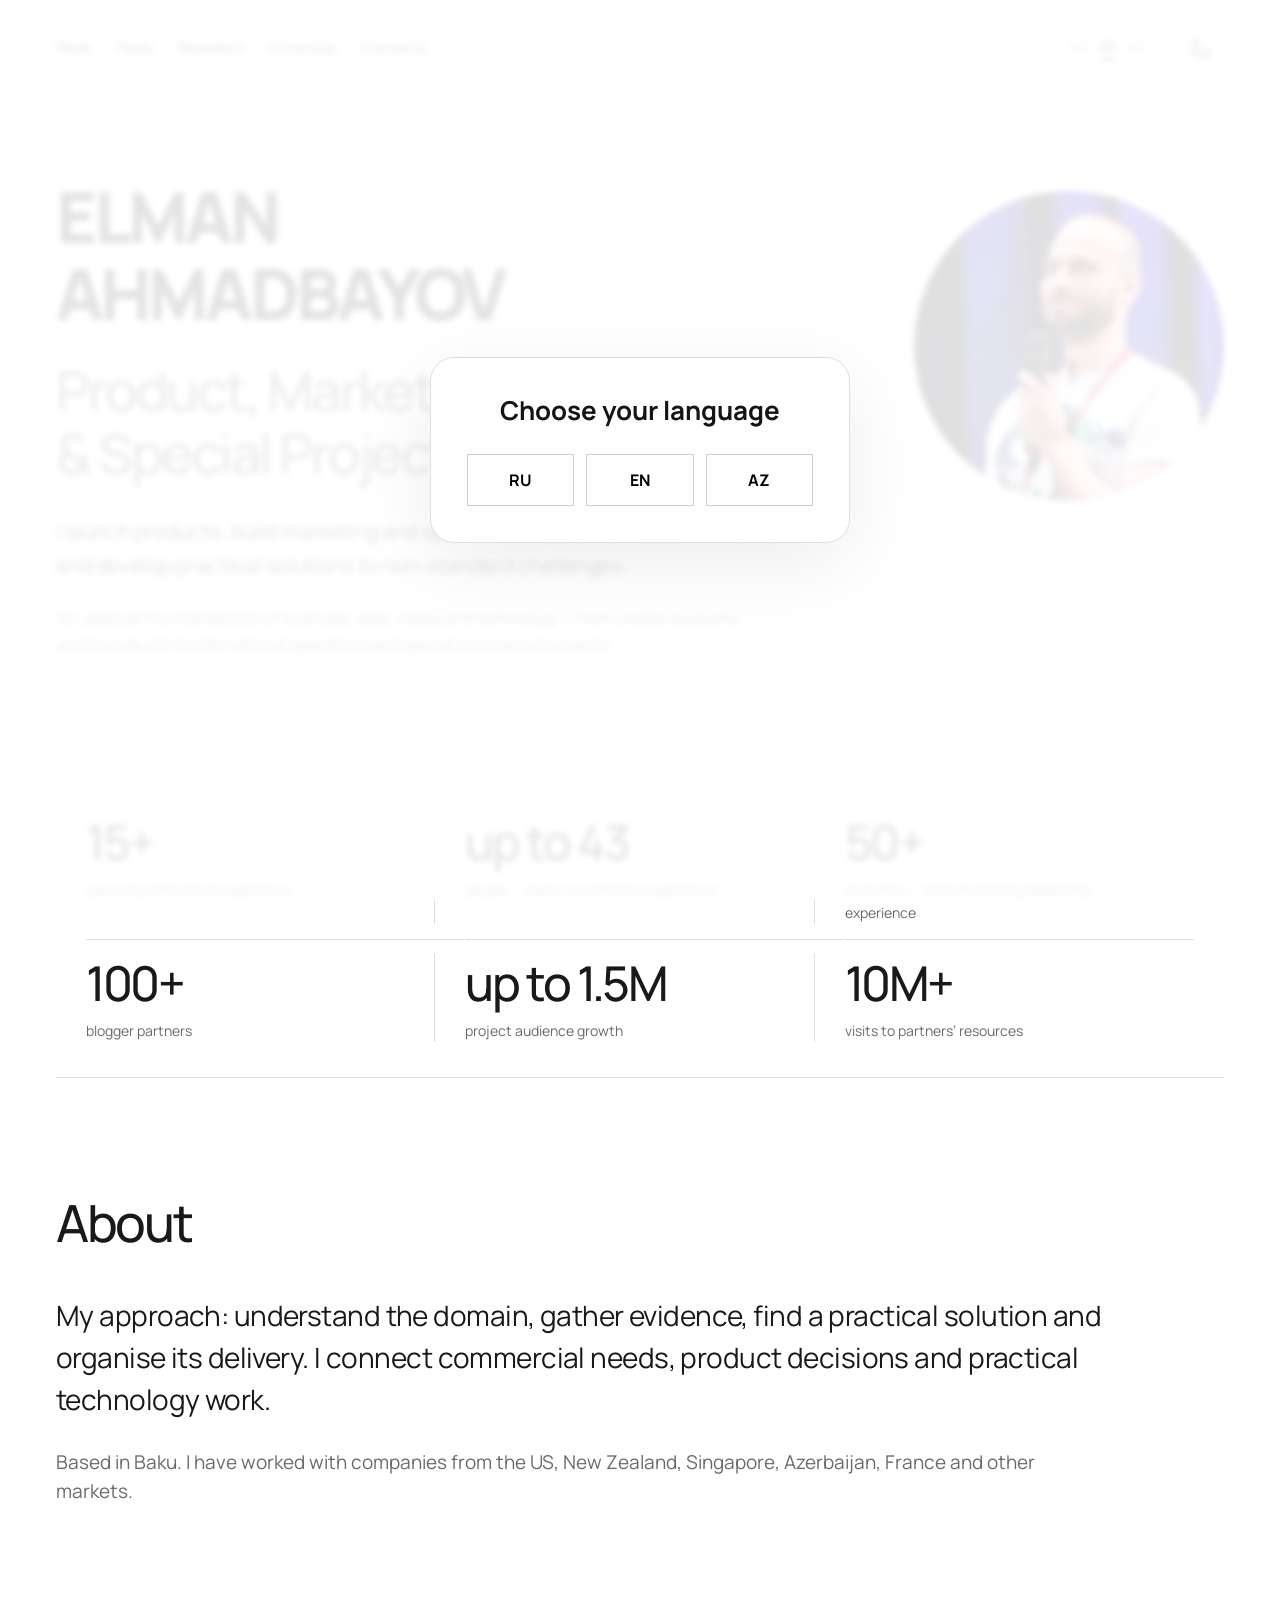
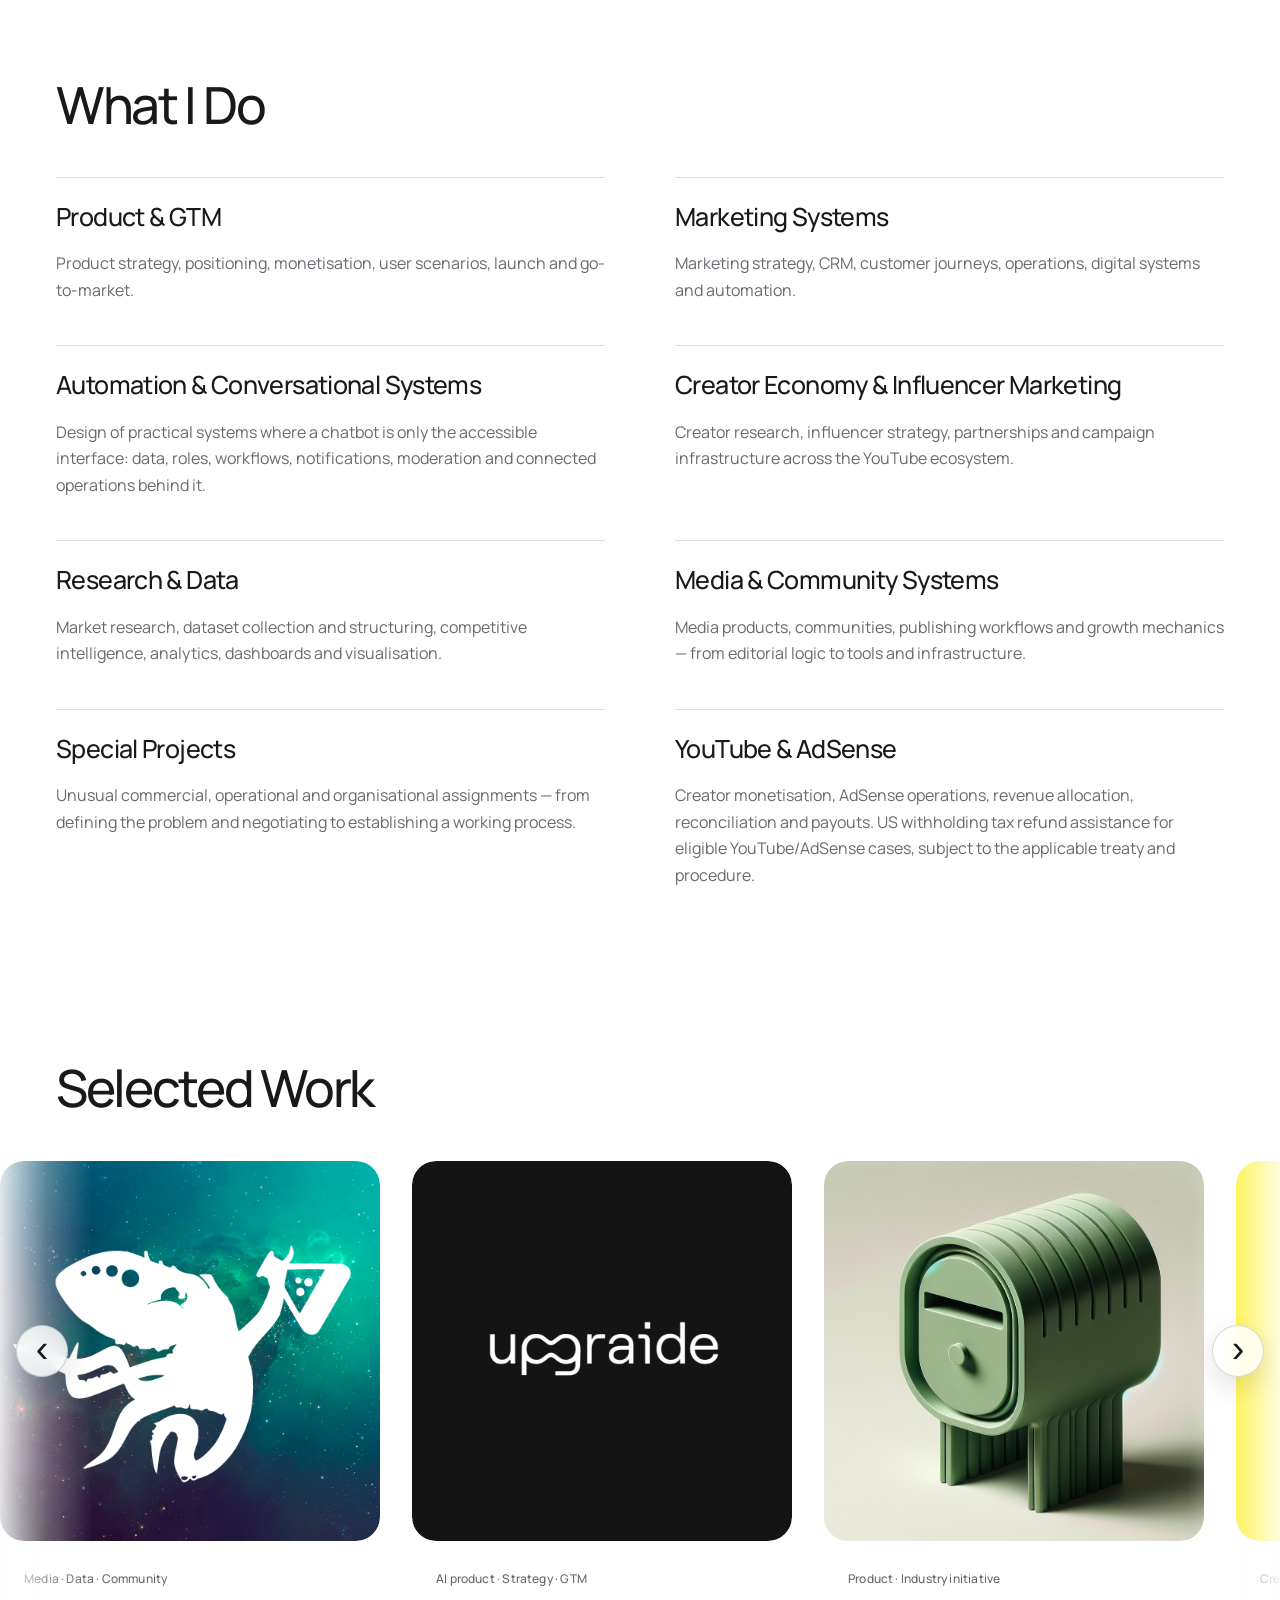
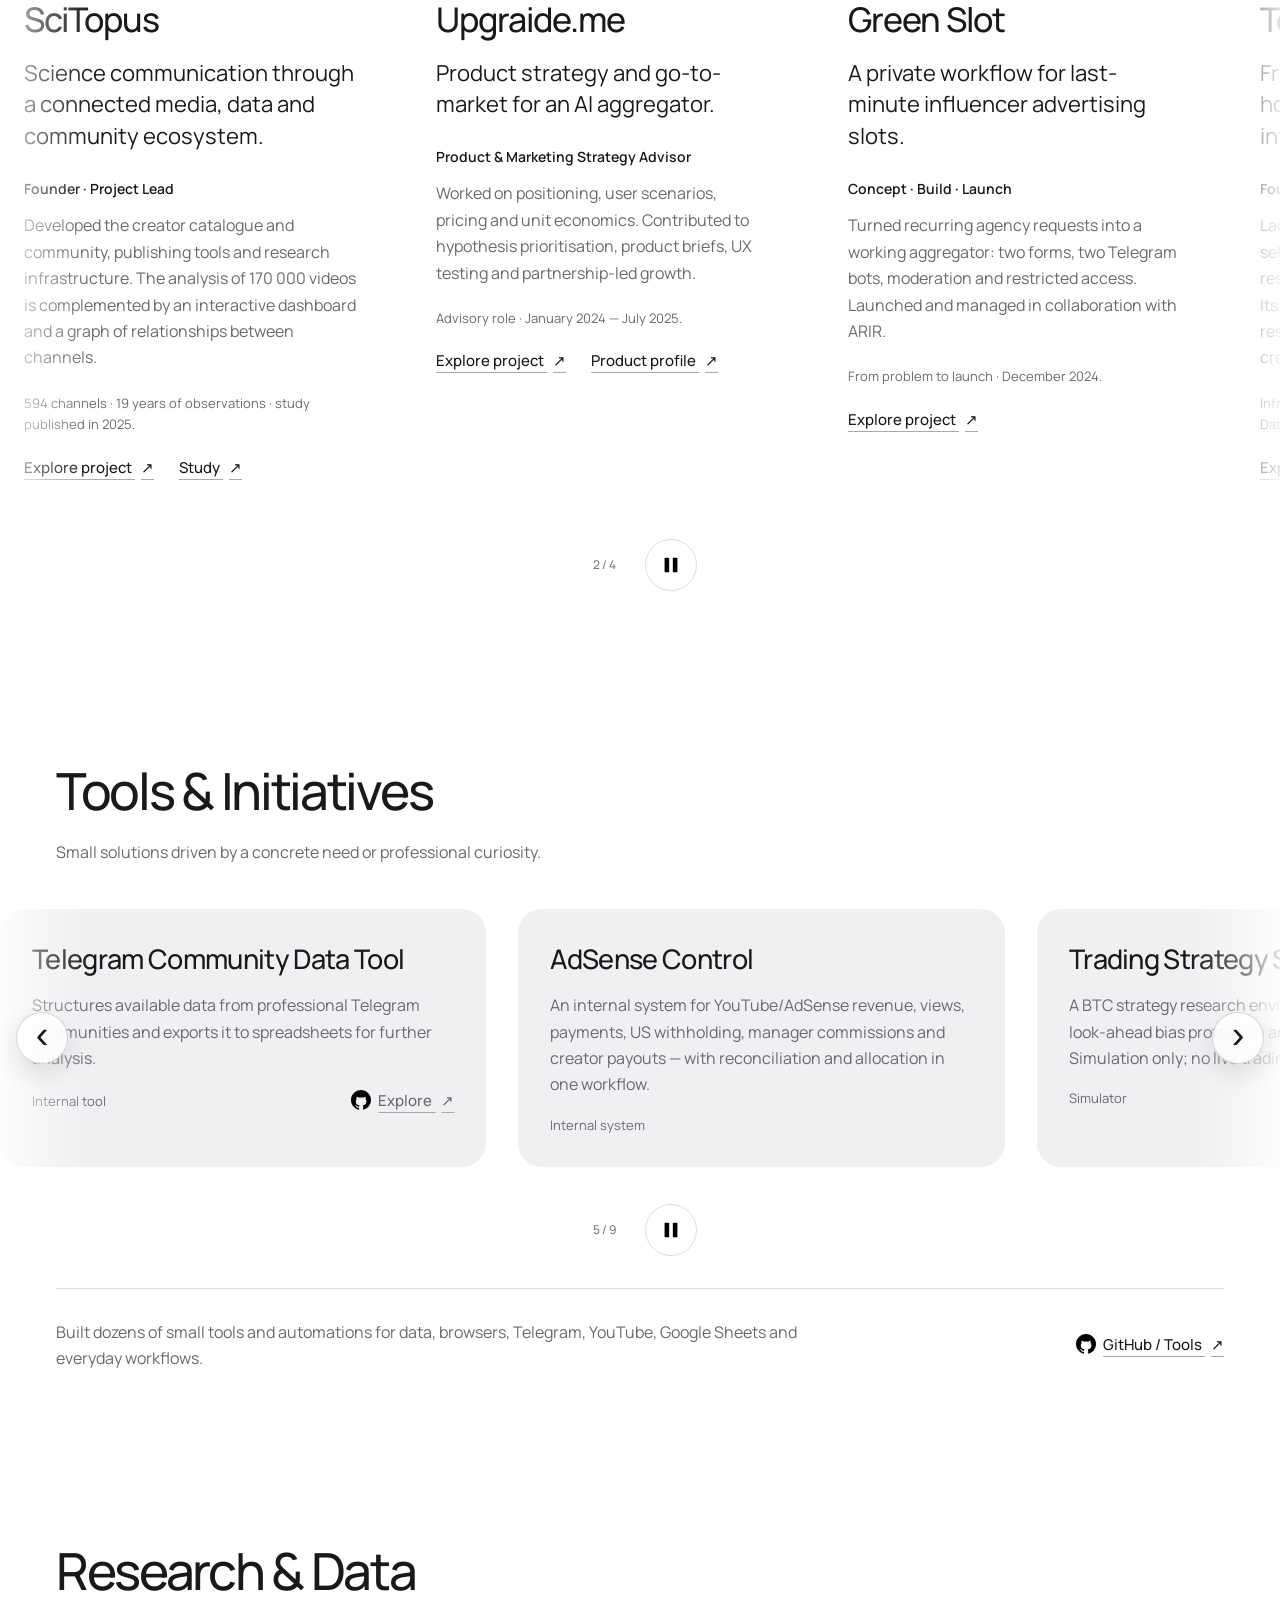
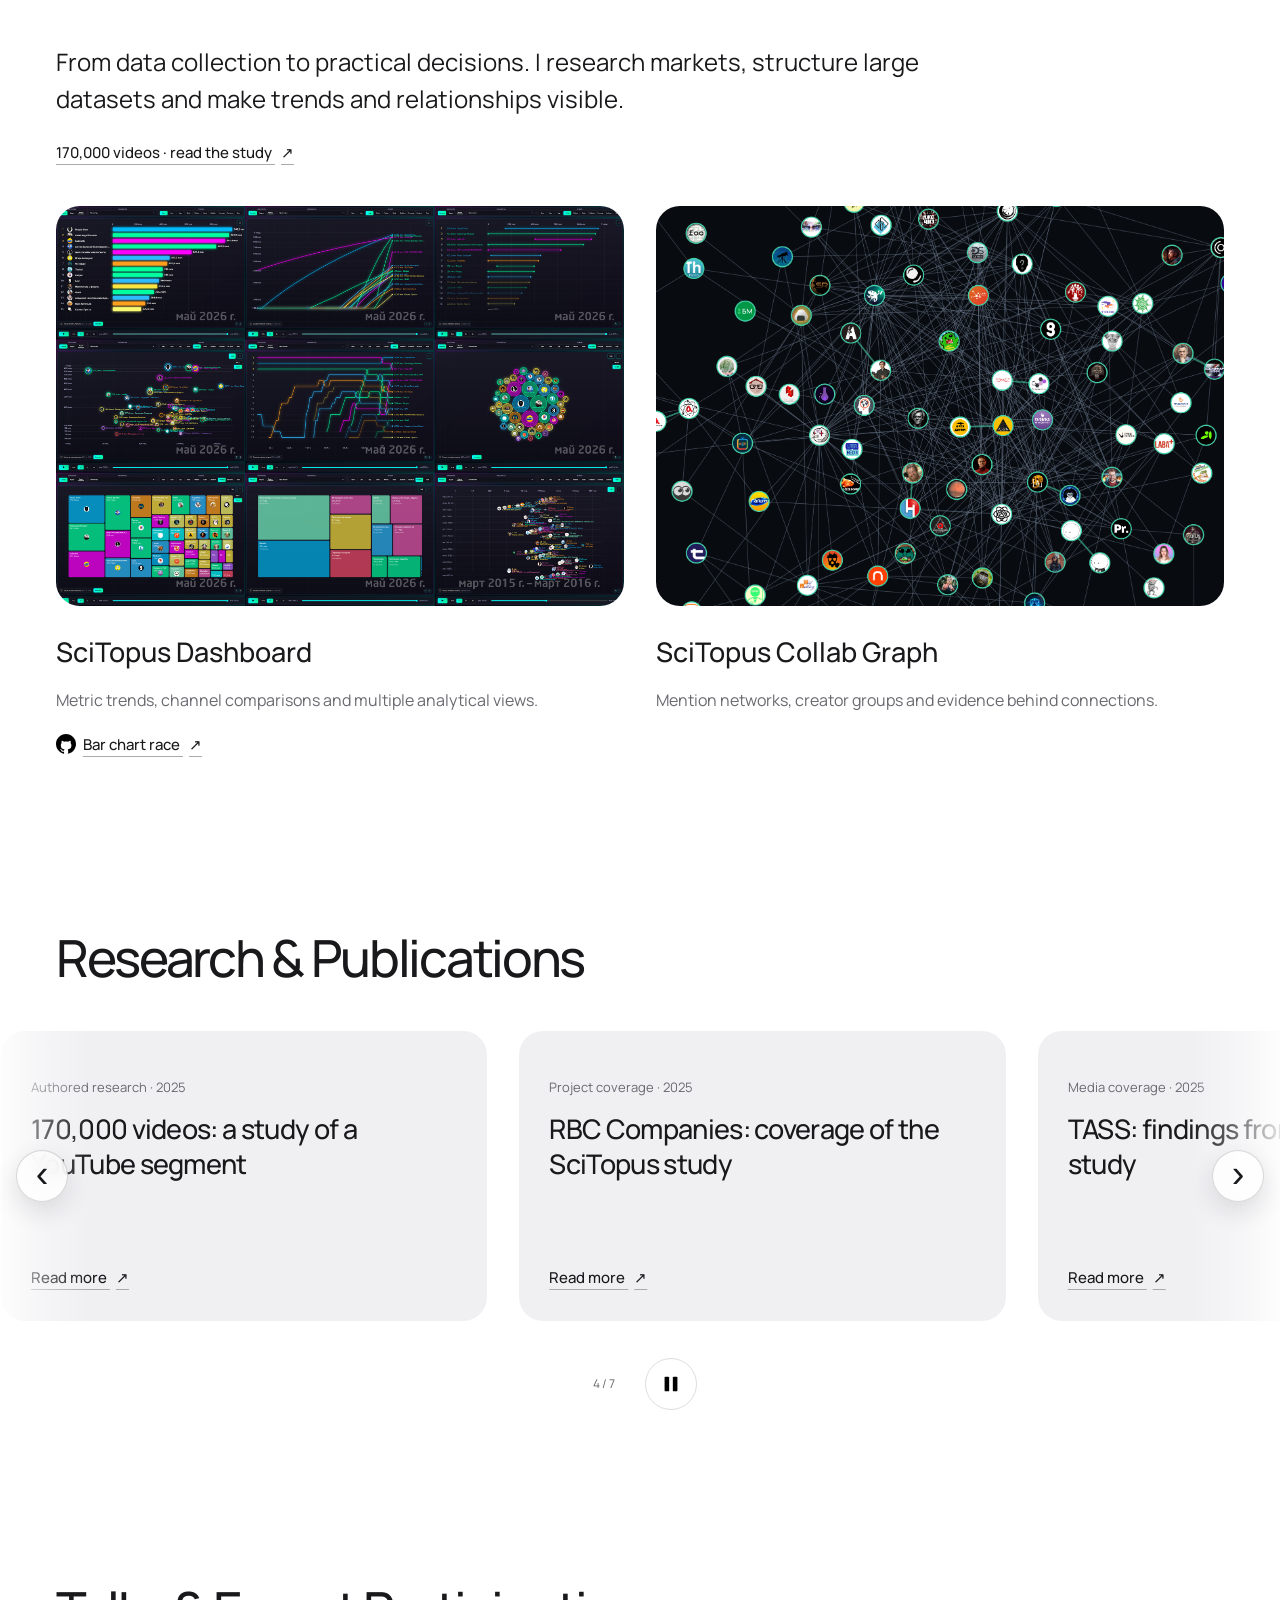
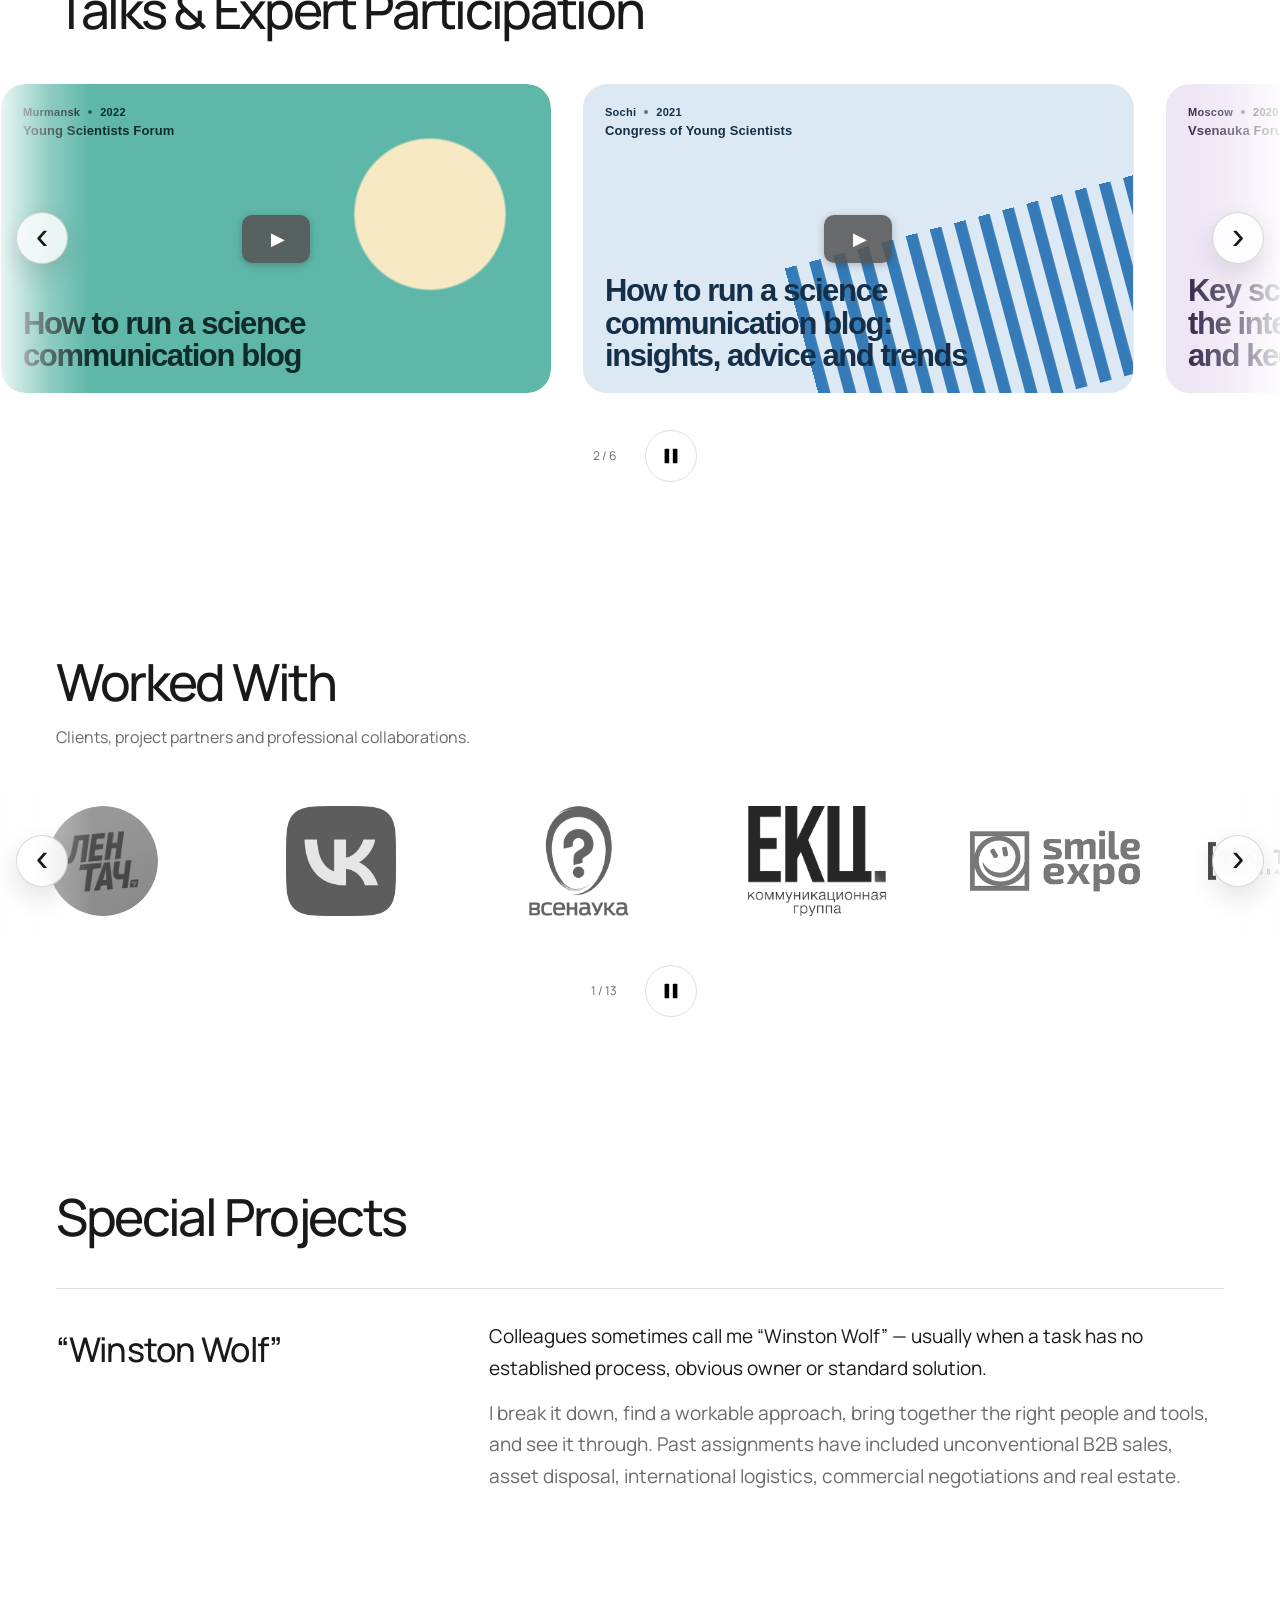
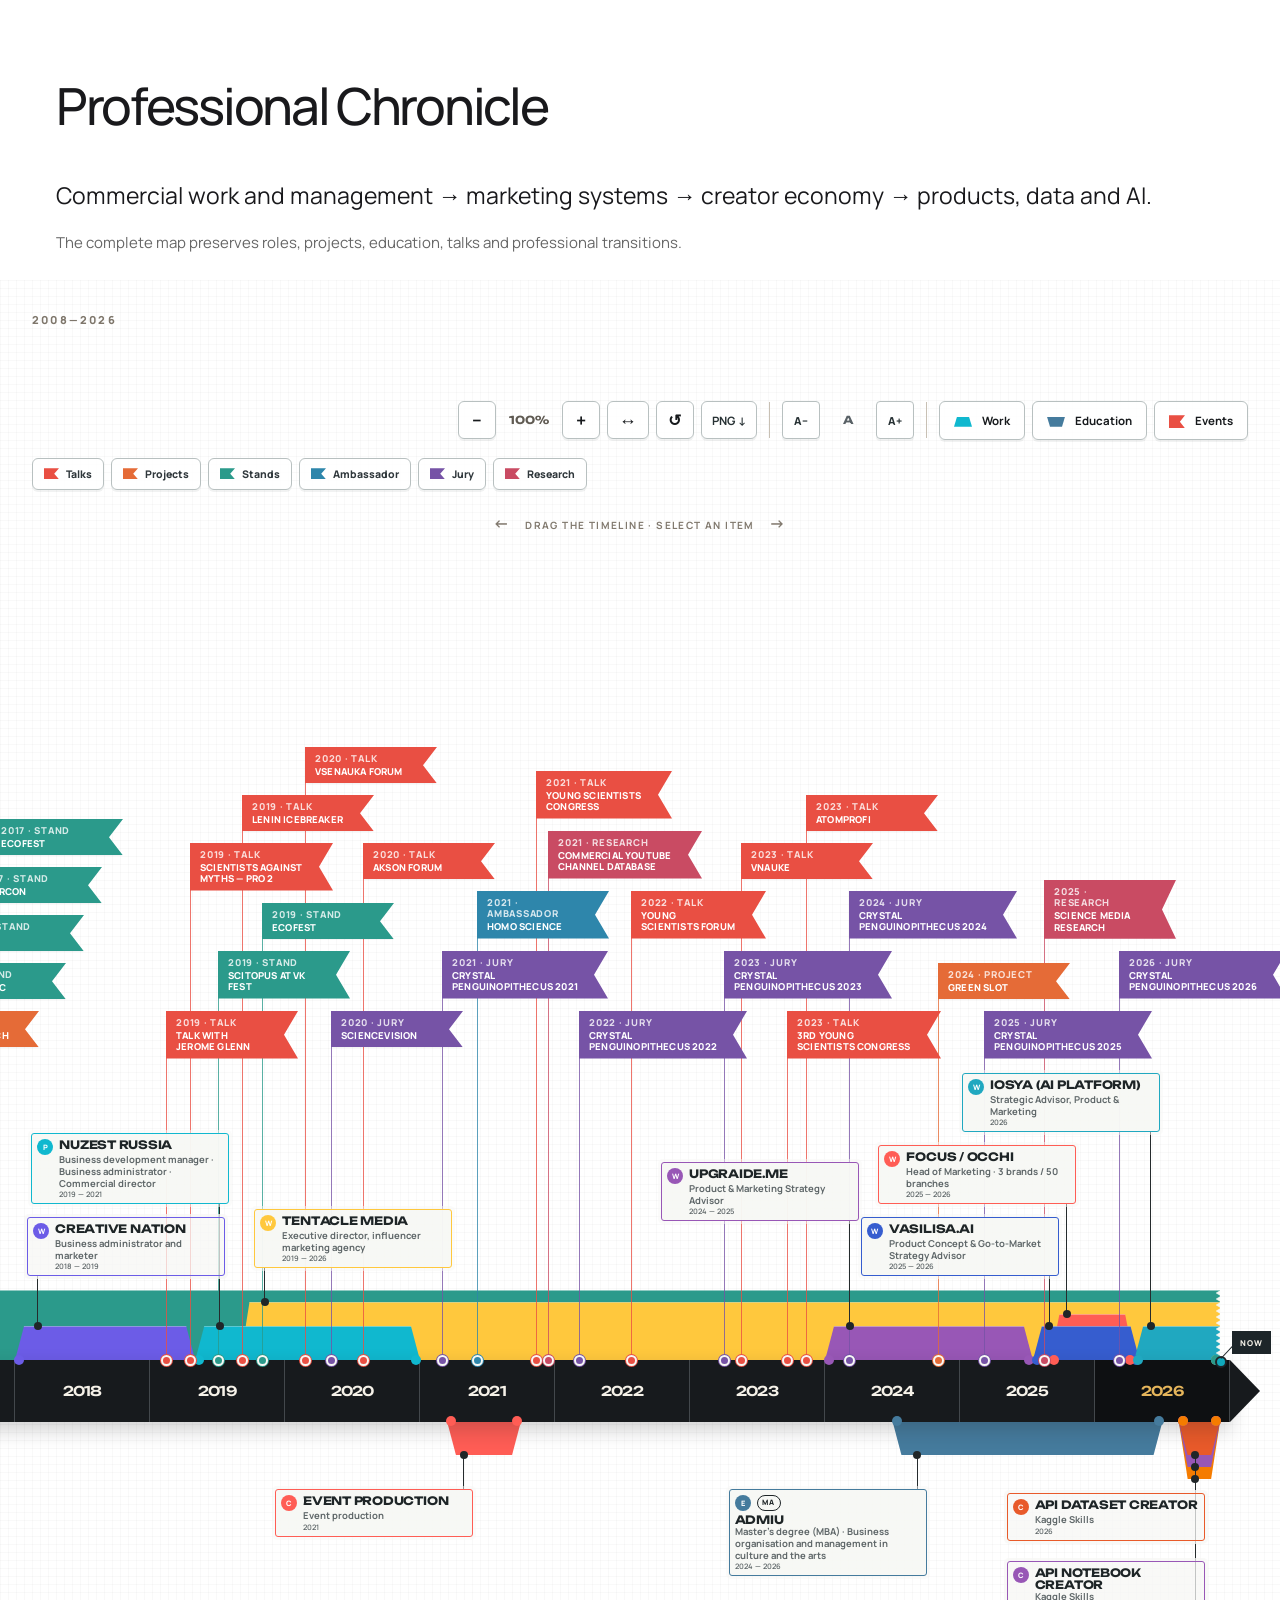
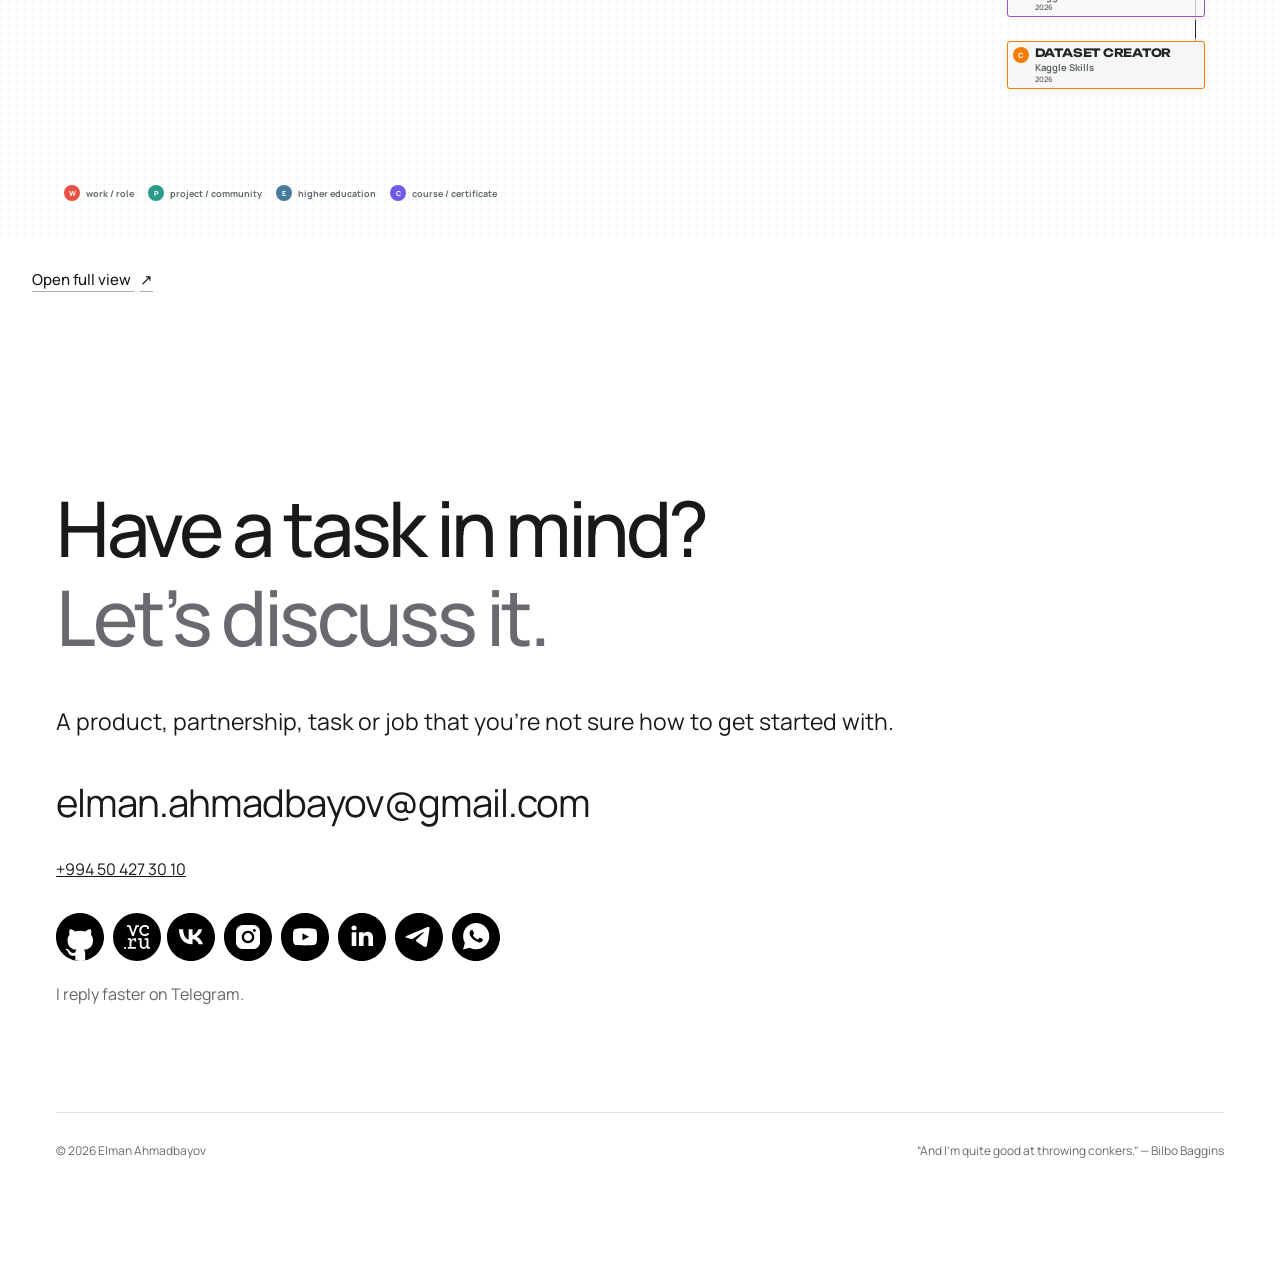
<file: index.html>
<!doctype html> <html lang="en" class="editorial-ready"><head> <script src="language-boot.js?v=6a3fea37f95a9f7f"></script><style>html.language-loading body{visibility:hidden}#language-title:focus{outline:0}</style><meta charset="utf-8"> <meta name="viewport" content="width=device-width,initial-scale=1"> <title>Elman Ahmadbayov - Product, Marketing &amp; Special Projects</title> <link rel="canonical" href="https://elman.digital/"> <meta name="format-detection" content="telephone=no"> <meta http-equiv="x-dns-prefetch-control" content="on"> <link rel="dns-prefetch" href="https://ws.tildacdn.com"> <link rel="dns-prefetch" href="https://static.tildacdn.ink"> <link rel="stylesheet" href="assets/54621bf462caf45d99.css?v=2d354037c5c111ac" type="text/css" media="all" onerror="this.loaderr=&quot;y&quot;"> <link rel="stylesheet" href="assets/9f89693275180f79a0.css?v=91bfb338048174f5" type="text/css" media="all" onerror="this.loaderr=&quot;y&quot;"> <link rel="preconnect" href="https://fonts.gstatic.com"> <link href="assets/c08a24ed48a6443229.css?v=434e25f820f16e09" rel="stylesheet"> <link rel="stylesheet" href="assets/64c7da05ee834e1bec.css?v=aefad85eb2b552f8" type="text/css" media="all" onerror="this.loaderr=&quot;y&quot;"> <link rel="icon" href="data:,"><meta property="og:type" content="website"><meta property="og:site_name" content="Elman Ahmadbayov"><meta property="og:title" content="Elman Ahmadbayov - Product, Marketing &amp; Special Projects"><meta property="og:description" content="I launch products, build marketing and operational systems, research markets, and develop practical solutions to non-standard challenges."><meta property="og:url" content="https://elman.digital/"><meta property="og:locale" content="en_US"><meta property="og:image" content="https://elman.digital/assets/social-preview-20260906.png"><meta property="og:image:secure_url" content="https://elman.digital/assets/social-preview-20260906.png"><meta property="og:image:type" content="image/png"><meta property="og:image:width" content="1120"><meta property="og:image:height" content="1120"><meta property="og:image:alt" content="Elman Ahmadbayov"><meta name="twitter:card" content="summary"><meta name="twitter:title" content="Elman Ahmadbayov - Product, Marketing &amp; Special Projects"><meta name="twitter:description" content="I launch products, build marketing and operational systems, research markets, and develop practical solutions to non-standard challenges."><meta name="twitter:image" content="https://elman.digital/assets/social-preview-20260906.png"><meta name="twitter:image:alt" content="Elman Ahmadbayov"><link rel="stylesheet" href="editorial.css?v=9687d2d0b49fb509"><link rel="stylesheet" href="video-covers.css?v=a0d6f3eeac5d3d0c"><link rel="stylesheet" href="fullwidth-carousels.css?v=9d199c17322c606d"><link rel="stylesheet" href="dark-theme.css?v=816673077f72f2c0"><script src="theme.js?v=241f6cff55703b12"></script><link rel="stylesheet" href="reference-sections.css?v=5b4df2f41b5001df"><link rel="stylesheet" href="experiment.css?v=be89222bfaf43fc6"><script src="experiment-runtime.js?v=da717d83a8de00f2" defer=""></script><meta name="robots" content="noindex, nofollow, noarchive, nosnippet, noimageindex"><meta name="googlebot" content="noindex, nofollow, noarchive, nosnippet, noimageindex"><meta name="bingbot" content="noindex, nofollow, noarchive, nosnippet, noimageindex"></head> <body><a class="skip-link" href="?en" data-section="main">Skip to content</a><header class="site-header"><nav aria-label="Main navigation"><a href="?en" data-section="selected-work">Work</a><a href="?en" data-section="initiatives">Tools</a><a href="?en#research" data-section="research">Research</a><a href="?en#chronicle" data-section="professional-chronicle">Chronicle</a><a href="?en" data-section="contact">Contacts</a></nav><div class="languages" aria-label="Language"><a href="?ru" lang="ru" data-language="ru">RU</a><a href="?en" lang="en" aria-current="page" data-language="en">EN</a><a href="?az" lang="az" data-language="az">AZ</a></div><button id="theme-toggle" type="button" aria-pressed="false">Dark</button></header><main id="main"><section class="hero-section"><div class="editorial-hero"><div class="hero-identity"><p class="hero-name">ELMAN<br>AHMADBAYOV</p><h1>Product, Marketing<br>&amp; Special Projects</h1></div><div><p class="hero-lead">I launch products, build marketing and operational systems, research markets, and develop practical solutions to non-standard challenges.</p><p class="hero-note">15+ years at the intersection of business, data, media and technology — from creator economy and AI products to international operations and special commercial projects.</p></div><img class="portrait" src="assets/1a2aa0b2c26e7a6619.png" alt="Elman Ahmadbayov"></div></section><div class="proof-strip"><a href="?en#chronicle" data-section="professional-chronicle"><strong>15+</strong><span>years of professional experience</span></a><a href="?en#chronicle" data-section="professional-chronicle"><strong>up to 43</strong><span>people — team coordination experience</span></a><a href="?en#chronicle" data-section="professional-chronicle"><strong>50+</strong><span>branches — retail marketing leadership experience</span></a><a href="?en#selected-work" data-section="selected-work"><strong>100+</strong><span>blogger partners</span></a><a href="?en#chronicle" data-section="professional-chronicle"><strong>up to 1.5M</strong><span>project audience growth</span></a><a href="?en#selected-work" data-section="selected-work"><strong>10M+</strong><span>visits to partners’ resources</span></a></div><section id="about" class="section" aria-labelledby="about-heading"><div class="section-heading"><h2 id="about-heading">About</h2></div><div class="about-copy"><p>My approach: understand the domain, gather evidence, find a practical solution and organise its delivery. I connect commercial needs, product decisions and practical technology work.</p><p class="muted">Based in Baku. I have worked with companies from the US, New Zealand, Singapore, Azerbaijan, France and other markets.</p></div></section><section id="services" class="section" aria-labelledby="services-heading"><div class="section-heading"><h2 id="services-heading">What I Do</h2></div><div class="services-grid"><article><h3>Product &amp; GTM</h3><p>Product strategy, positioning, monetisation, user scenarios, launch and go-to-market.</p></article><article><h3>Marketing Systems</h3><p>Marketing strategy, CRM, customer journeys, operations, digital systems and automation.</p></article><article><h3>Automation &amp; Conversational Systems</h3><p>Design of practical systems where a chatbot is only the accessible interface: data, roles, workflows, notifications, moderation and connected operations behind it.</p></article><article><h3>Creator Economy &amp; Influencer Marketing</h3><p>Creator research, influencer strategy, partnerships and campaign infrastructure across the YouTube ecosystem.</p></article><article><h3>Research &amp; Data</h3><p>Market research, dataset collection and structuring, competitive intelligence, analytics, dashboards and visualisation.</p></article><article><h3>Media &amp; Community Systems</h3><p>Media products, communities, publishing workflows and growth mechanics — from editorial logic to tools and infrastructure.</p></article><article><h3>Special Projects</h3><p>Unusual commercial, operational and organisational assignments — from defining the problem and negotiating to establishing a working process.</p></article><article><h3>YouTube &amp; AdSense</h3><p>Creator monetisation, AdSense operations, revenue allocation, reconciliation and payouts. US withholding tax refund assistance for eligible YouTube/AdSense cases, subject to the applicable treaty and procedure.</p></article></div></section><section id="selected-work" class="section" aria-labelledby="selected-work-heading"><div class="section-heading"><h2 id="selected-work-heading">Selected Work</h2></div><div class="carousel" role="region" aria-roledescription="carousel" aria-label="Selected Work"><div class="carousel-track" id="selected-work-track" tabindex="0" aria-label="Use arrow keys to browse"><article class="flagship slide"><div class="work-art"><img src="assets/ce4c5188eac724a797.png" alt="Tentacle.Media" loading="lazy"></div><div class="work-copy"><p class="eyebrow">Creator economy · Marketing · Data</p><h3>Tentacle.Media</h3><p class="work-intro">From creator selection to in-house creator intelligence infrastructure.</p><p class="role">Founder · Executive Director</p><p>Launched the agency, developed a creator-selection methodology, and organised research, analysis and campaign workflows. Its dataset and automations support research across 100,000+ independent creator channels.</p><p class="proof-note">Infrastructure snapshot: 106,224 channels, July 2026. Dataset coverage, not clients or owned channels.</p><div class="link-row"><a class="text-link" href="https://www.tentacle.media/" target="_blank" rel="noopener noreferrer">Explore project <span aria-hidden="true">↗</span></a><a class="text-link" href="https://vc.ru/marketing/333590-baza-dannyh-kotoraya-izmenit-inflyuens-marketing-navsegda" target="_blank" rel="noopener noreferrer">Methodology · 2021 <span aria-hidden="true">↗</span></a></div></div></article><article class="flagship slide"><div class="work-art"><img src="assets/4376309af7387bdf9d.png" alt="SciTopus" loading="lazy"></div><div class="work-copy"><p class="eyebrow">Media · Data · Community</p><h3>SciTopus</h3><p class="work-intro">Science communication through a connected media, data and community ecosystem.</p><p class="role">Founder · Project Lead</p><p>Developed the creator catalogue and community, publishing tools and research infrastructure. The analysis of 170 000 videos is complemented by an interactive dashboard and a graph of relationships between channels.</p><p class="proof-note">594 channels · 19 years of observations · study published in 2025.</p><div class="link-row"><a class="text-link" href="https://scitopus.com/" target="_blank" rel="noopener noreferrer">Explore project <span aria-hidden="true">↗</span></a><a class="text-link" href="https://vc.ru/media/2187320-nauchnyi-pop-na-youtube-issledovanie-170000-video-za-19-let" target="_blank" rel="noopener noreferrer">Study <span aria-hidden="true">↗</span></a></div></div></article><article class="flagship slide"><div class="work-art"><img src="assets/4ada5a4c3abfcc4f06.png" alt="Upgraide.me" loading="lazy"></div><div class="work-copy"><p class="eyebrow">AI product · Strategy · GTM</p><h3>Upgraide.me</h3><p class="work-intro">Product strategy and go-to-market for an AI aggregator.</p><p class="role">Product &amp; Marketing Strategy Advisor</p><p>Worked on positioning, user scenarios, pricing and unit economics. Contributed to hypothesis prioritisation, product briefs, UX testing and partnership-led growth.</p><p class="proof-note">Advisory role · January 2024 — July 2025.</p><div class="link-row"><a class="text-link" href="https://upgraide.me/" target="_blank" rel="noopener noreferrer">Explore project <span aria-hidden="true">↗</span></a><a class="text-link" href="https://productradar.ru/product/upgraide-me/" target="_blank" rel="noopener noreferrer">Product profile <span aria-hidden="true">↗</span></a></div></div></article><article class="flagship slide"><div class="work-art"><img src="assets/ce87d38c9d874f823e.jpg" alt="Green Slot" loading="lazy"></div><div class="work-copy"><p class="eyebrow">Product · Industry initiative</p><h3>Green Slot</h3><p class="work-intro">A private workflow for last-minute influencer advertising slots.</p><p class="role">Concept · Build · Launch</p><p>Turned recurring agency requests into a working aggregator: two forms, two Telegram bots, moderation and restricted access. Launched and managed in collaboration with ARIR.</p><p class="proof-note">From problem to launch · December 2024.</p><div class="link-row"><a class="text-link" href="https://vc.ru/marketing/1730224-zelenyi-slotik-zakrytyi-agregator-dlya-agentstv-inflyuens-marketinga-za-odnu-noch" target="_blank" rel="noopener noreferrer">Explore project <span aria-hidden="true">↗</span></a></div></div></article></div><div class="carousel-controls"><button type="button" data-dir="-1" aria-controls="selected-work-track" aria-label="Previous"><span aria-hidden="true">‹</span></button><span class="carousel-position" aria-live="polite"></span><button type="button" data-dir="1" aria-controls="selected-work-track" aria-label="Next"><span aria-hidden="true">›</span></button></div></div></section><section id="initiatives" class="section" aria-labelledby="initiatives-heading"><div class="section-heading"><h2 id="initiatives-heading">Tools &amp; Initiatives</h2><p>Small solutions driven by a concrete need or professional curiosity.</p></div><div class="carousel" role="region" aria-roledescription="carousel" aria-label="Initiatives"><div class="carousel-track" id="initiatives-track" tabindex="0" aria-label="Use arrow keys to browse"><article class="initiative slide"><h3>AAC Communicator</h3><p>An AAC communicator for Azerbaijani speakers with speech disabilities: Azerbaijani and Russian, offline speech synthesis, on-screen keyboards and switch accessibility.</p><div class="card-bottom"><span>Working local version</span></div></article><article class="initiative slide"><h3>Rent Aggregator Baku</h3><p>Collects and filters fresh Baku rental listings, stores them in PostgreSQL and delivers relevant options through Telegram.</p><div class="card-bottom"><span>Running service</span><a class="text-link" href="https://github.com/Airshipster/rent-aggregator-baku" target="_blank" rel="noopener noreferrer"><svg class="github-mark" role="presentation" width="20" height="20" viewBox="0 0 100 100" fill="none" xmlns="http://www.w3.org/2000/svg" aria-hidden="true"> <path fill-rule="evenodd" clip-rule="evenodd" d="M52.078 99.958C78.728 98.868 100 76.918 100 50c0-27.614-22.386-50-50-50S0 22.386 0 50s22.386 50 50 50l.368-.001.335.001c.432 0 .894-.015 1.375-.042Zm0 0c3.828-.216 8.81-1.186 8.81-1.186l-.053-2.99s.05-5.839.05-11.388c0-3.873-1.327-6.407-2.818-7.688 9.248-1.027 18.954-4.537 18.954-20.484 0-4.532-1.607-8.238-4.268-11.14.427-1.05 1.852-5.271-.413-10.986 0 0-3.479-1.116-11.405 4.256-3.316-.92-6.867-1.381-10.392-1.397-3.53.016-7.082.476-10.393 1.397-7.93-5.372-11.416-4.256-11.416-4.256-2.258 5.716-.833 9.937-.407 10.986-2.655 2.902-4.272 6.607-4.272 11.14 0 15.907 9.69 19.469 18.909 20.517-1.186 1.038-2.258 2.867-2.635 5.55-2.366 1.062-8.378 2.894-12.081-3.45 0 0-2.193-3.984-6.358-4.278 0 0-4.055-.052-.286 2.523 0 0 2.722 1.277 4.609 6.073 0 0 2.436 8.073 13.984 5.565.01 1.884.026 3.515.038 4.77.01 1.053.018 1.84.018 2.29l.01 2.889c3.232.84 6.617 1.3 10.105 1.328a50.99 50.99 0 0 0 1.71-.041Z" fill="#000000"></path> </svg>Explore <span aria-hidden="true">↗</span></a></div></article><article class="initiative slide"><h3>SciTopus Data Visualisations</h3><p>A dashboard, collaboration graph and bar chart race make large video datasets and relationships between creators easier to explore.</p><div class="card-bottom"><span>Part of SciTopus</span><a class="text-link" href="?en#research" data-section="research">Explore <span aria-hidden="true">↗</span></a></div></article><article class="initiative slide"><h3>Click2JSON</h3><p>Records user interactions and page-element context as structured JSON for interface analysis and automation planning.</p><div class="card-bottom"><span>Small tool</span><a class="text-link" href="https://gist.github.com/Airshipster/1dc98bc3852e53c4ff0dda528f49b3f3" target="_blank" rel="noopener noreferrer"><svg class="github-mark" role="presentation" width="20" height="20" viewBox="0 0 100 100" fill="none" xmlns="http://www.w3.org/2000/svg" aria-hidden="true"> <path fill-rule="evenodd" clip-rule="evenodd" d="M52.078 99.958C78.728 98.868 100 76.918 100 50c0-27.614-22.386-50-50-50S0 22.386 0 50s22.386 50 50 50l.368-.001.335.001c.432 0 .894-.015 1.375-.042Zm0 0c3.828-.216 8.81-1.186 8.81-1.186l-.053-2.99s.05-5.839.05-11.388c0-3.873-1.327-6.407-2.818-7.688 9.248-1.027 18.954-4.537 18.954-20.484 0-4.532-1.607-8.238-4.268-11.14.427-1.05 1.852-5.271-.413-10.986 0 0-3.479-1.116-11.405 4.256-3.316-.92-6.867-1.381-10.392-1.397-3.53.016-7.082.476-10.393 1.397-7.93-5.372-11.416-4.256-11.416-4.256-2.258 5.716-.833 9.937-.407 10.986-2.655 2.902-4.272 6.607-4.272 11.14 0 15.907 9.69 19.469 18.909 20.517-1.186 1.038-2.258 2.867-2.635 5.55-2.366 1.062-8.378 2.894-12.081-3.45 0 0-2.193-3.984-6.358-4.278 0 0-4.055-.052-.286 2.523 0 0 2.722 1.277 4.609 6.073 0 0 2.436 8.073 13.984 5.565.01 1.884.026 3.515.038 4.77.01 1.053.018 1.84.018 2.29l.01 2.889c3.232.84 6.617 1.3 10.105 1.328a50.99 50.99 0 0 0 1.71-.041Z" fill="#000000"></path> </svg>Explore <span aria-hidden="true">↗</span></a></div></article><article class="initiative slide"><h3>Telegram Community Data Tool</h3><p>Structures available data from professional Telegram communities and exports it to spreadsheets for further analysis.</p><div class="card-bottom"><span>Internal tool</span><a class="text-link" href="https://gist.github.com/Airshipster/e6c1b14d03aeeac26b27bb73157deba7" target="_blank" rel="noopener noreferrer"><svg class="github-mark" role="presentation" width="20" height="20" viewBox="0 0 100 100" fill="none" xmlns="http://www.w3.org/2000/svg" aria-hidden="true"> <path fill-rule="evenodd" clip-rule="evenodd" d="M52.078 99.958C78.728 98.868 100 76.918 100 50c0-27.614-22.386-50-50-50S0 22.386 0 50s22.386 50 50 50l.368-.001.335.001c.432 0 .894-.015 1.375-.042Zm0 0c3.828-.216 8.81-1.186 8.81-1.186l-.053-2.99s.05-5.839.05-11.388c0-3.873-1.327-6.407-2.818-7.688 9.248-1.027 18.954-4.537 18.954-20.484 0-4.532-1.607-8.238-4.268-11.14.427-1.05 1.852-5.271-.413-10.986 0 0-3.479-1.116-11.405 4.256-3.316-.92-6.867-1.381-10.392-1.397-3.53.016-7.082.476-10.393 1.397-7.93-5.372-11.416-4.256-11.416-4.256-2.258 5.716-.833 9.937-.407 10.986-2.655 2.902-4.272 6.607-4.272 11.14 0 15.907 9.69 19.469 18.909 20.517-1.186 1.038-2.258 2.867-2.635 5.55-2.366 1.062-8.378 2.894-12.081-3.45 0 0-2.193-3.984-6.358-4.278 0 0-4.055-.052-.286 2.523 0 0 2.722 1.277 4.609 6.073 0 0 2.436 8.073 13.984 5.565.01 1.884.026 3.515.038 4.77.01 1.053.018 1.84.018 2.29l.01 2.889c3.232.84 6.617 1.3 10.105 1.328a50.99 50.99 0 0 0 1.71-.041Z" fill="#000000"></path> </svg>Explore <span aria-hidden="true">↗</span></a></div></article><article class="initiative slide"><h3>AdSense Control</h3><p>An internal system for YouTube/AdSense revenue, views, payments, US withholding, manager commissions and creator payouts — with reconciliation and allocation in one workflow.</p><div class="card-bottom"><span>Internal system</span></div></article><article class="initiative slide"><h3>Trading Strategy Simulator</h3><p>A BTC strategy research environment with fees, slippage, look-ahead bias protection and parameter optimisation. Simulation only; no live trading.</p><div class="card-bottom"><span>Simulator</span></div></article><article class="initiative slide"><h3>3D Furniture Configurator</h3><p>An interactive 3D furniture presentation prototype for discussing a design and a custom order.</p><div class="card-bottom"><span>Prototype</span><a class="text-link" href="https://github.com/Airshipster/furniture-3d-model-example" target="_blank" rel="noopener noreferrer"><svg class="github-mark" role="presentation" width="20" height="20" viewBox="0 0 100 100" fill="none" xmlns="http://www.w3.org/2000/svg" aria-hidden="true"> <path fill-rule="evenodd" clip-rule="evenodd" d="M52.078 99.958C78.728 98.868 100 76.918 100 50c0-27.614-22.386-50-50-50S0 22.386 0 50s22.386 50 50 50l.368-.001.335.001c.432 0 .894-.015 1.375-.042Zm0 0c3.828-.216 8.81-1.186 8.81-1.186l-.053-2.99s.05-5.839.05-11.388c0-3.873-1.327-6.407-2.818-7.688 9.248-1.027 18.954-4.537 18.954-20.484 0-4.532-1.607-8.238-4.268-11.14.427-1.05 1.852-5.271-.413-10.986 0 0-3.479-1.116-11.405 4.256-3.316-.92-6.867-1.381-10.392-1.397-3.53.016-7.082.476-10.393 1.397-7.93-5.372-11.416-4.256-11.416-4.256-2.258 5.716-.833 9.937-.407 10.986-2.655 2.902-4.272 6.607-4.272 11.14 0 15.907 9.69 19.469 18.909 20.517-1.186 1.038-2.258 2.867-2.635 5.55-2.366 1.062-8.378 2.894-12.081-3.45 0 0-2.193-3.984-6.358-4.278 0 0-4.055-.052-.286 2.523 0 0 2.722 1.277 4.609 6.073 0 0 2.436 8.073 13.984 5.565.01 1.884.026 3.515.038 4.77.01 1.053.018 1.84.018 2.29l.01 2.889c3.232.84 6.617 1.3 10.105 1.328a50.99 50.99 0 0 0 1.71-.041Z" fill="#000000"></path> </svg>Explore <span aria-hidden="true">↗</span></a></div></article><article class="initiative slide" data-initiative="android-apps"><h3>Android app development</h3><p>For smartphones, tablets and Smart TV.</p></article></div><div class="carousel-controls"><button type="button" data-dir="-1" aria-controls="initiatives-track" aria-label="Previous"><span aria-hidden="true">‹</span></button><span class="carousel-position" aria-live="polite"></span><button type="button" data-dir="1" aria-controls="initiatives-track" aria-label="Next"><span aria-hidden="true">›</span></button></div></div><div class="tools-note"><p>Built dozens of small tools and automations for data, browsers, Telegram, YouTube, Google Sheets and everyday workflows.</p><a class="text-link" href="https://github.com/Airshipster/" target="_blank" rel="noopener noreferrer"><svg class="github-mark" role="presentation" width="20" height="20" viewBox="0 0 100 100" fill="none" xmlns="http://www.w3.org/2000/svg" aria-hidden="true"> <path fill-rule="evenodd" clip-rule="evenodd" d="M52.078 99.958C78.728 98.868 100 76.918 100 50c0-27.614-22.386-50-50-50S0 22.386 0 50s22.386 50 50 50l.368-.001.335.001c.432 0 .894-.015 1.375-.042Zm0 0c3.828-.216 8.81-1.186 8.81-1.186l-.053-2.99s.05-5.839.05-11.388c0-3.873-1.327-6.407-2.818-7.688 9.248-1.027 18.954-4.537 18.954-20.484 0-4.532-1.607-8.238-4.268-11.14.427-1.05 1.852-5.271-.413-10.986 0 0-3.479-1.116-11.405 4.256-3.316-.92-6.867-1.381-10.392-1.397-3.53.016-7.082.476-10.393 1.397-7.93-5.372-11.416-4.256-11.416-4.256-2.258 5.716-.833 9.937-.407 10.986-2.655 2.902-4.272 6.607-4.272 11.14 0 15.907 9.69 19.469 18.909 20.517-1.186 1.038-2.258 2.867-2.635 5.55-2.366 1.062-8.378 2.894-12.081-3.45 0 0-2.193-3.984-6.358-4.278 0 0-4.055-.052-.286 2.523 0 0 2.722 1.277 4.609 6.073 0 0 2.436 8.073 13.984 5.565.01 1.884.026 3.515.038 4.77.01 1.053.018 1.84.018 2.29l.01 2.889c3.232.84 6.617 1.3 10.105 1.328a50.99 50.99 0 0 0 1.71-.041Z" fill="#000000"></path> </svg>GitHub / Tools <span aria-hidden="true">↗</span></a></div></section><section id="research" class="section" aria-labelledby="research-heading"><div class="section-heading"><h2 id="research-heading">Research &amp; Data</h2></div><div class="research-intro"><p>From data collection to practical decisions. I research markets, structure large datasets and make trends and relationships visible.</p><a class="text-link" href="https://vc.ru/media/2187320-nauchnyi-pop-na-youtube-issledovanie-170000-video-za-19-let" target="_blank" rel="noopener noreferrer">170,000 videos · read the study <span aria-hidden="true">↗</span></a></div><div class="artifact-grid"><figure><a href="https://scitopus.com/youtube-dashboard" target="_blank" rel="noopener" data-interactive="dashboard" aria-controls="research-interactive" aria-expanded="false"><img src="assets/scitopus-dashboard-preview.png" alt="SciTopus: channel views over time" loading="lazy"></a><figcaption><h3>SciTopus Dashboard</h3><p>Metric trends, channel comparisons and multiple analytical views.</p></figcaption></figure><figure><a href="https://scitopus.com/collabs" target="_blank" rel="noopener" data-interactive="collabs" aria-controls="research-interactive" aria-expanded="false"><img src="assets/scitopus-collabs-preview.png" alt="SciTopus: YouTube channel relationship graph" loading="lazy"></a><figcaption><h3>SciTopus Collab Graph</h3><p>Mention networks, creator groups and evidence behind connections.</p></figcaption></figure></div><div class="link-row"><a class="text-link" href="https://github.com/Airshipster/scitopus-bar-chart-race" target="_blank" rel="noopener noreferrer"><svg class="github-mark" role="presentation" width="20" height="20" viewBox="0 0 100 100" fill="none" xmlns="http://www.w3.org/2000/svg" aria-hidden="true"> <path fill-rule="evenodd" clip-rule="evenodd" d="M52.078 99.958C78.728 98.868 100 76.918 100 50c0-27.614-22.386-50-50-50S0 22.386 0 50s22.386 50 50 50l.368-.001.335.001c.432 0 .894-.015 1.375-.042Zm0 0c3.828-.216 8.81-1.186 8.81-1.186l-.053-2.99s.05-5.839.05-11.388c0-3.873-1.327-6.407-2.818-7.688 9.248-1.027 18.954-4.537 18.954-20.484 0-4.532-1.607-8.238-4.268-11.14.427-1.05 1.852-5.271-.413-10.986 0 0-3.479-1.116-11.405 4.256-3.316-.92-6.867-1.381-10.392-1.397-3.53.016-7.082.476-10.393 1.397-7.93-5.372-11.416-4.256-11.416-4.256-2.258 5.716-.833 9.937-.407 10.986-2.655 2.902-4.272 6.607-4.272 11.14 0 15.907 9.69 19.469 18.909 20.517-1.186 1.038-2.258 2.867-2.635 5.55-2.366 1.062-8.378 2.894-12.081-3.45 0 0-2.193-3.984-6.358-4.278 0 0-4.055-.052-.286 2.523 0 0 2.722 1.277 4.609 6.073 0 0 2.436 8.073 13.984 5.565.01 1.884.026 3.515.038 4.77.01 1.053.018 1.84.018 2.29l.01 2.889c3.232.84 6.617 1.3 10.105 1.328a50.99 50.99 0 0 0 1.71-.041Z" fill="#000000"></path> </svg>Bar chart race <span aria-hidden="true">↗</span></a></div><div id="research-interactive" class="research-interactive" hidden=""><div class="interactive-toolbar"><h3 id="interactive-title"><a data-interactive-direct="" target="_blank" rel="noopener noreferrer"></a></h3><button type="button" data-close-interactive="">Close interactive view ×</button></div><iframe title="SciTopus" allow="fullscreen" allowfullscreen=""></iframe></div></section><section id="publications" class="section" aria-labelledby="publications-heading"><div class="section-heading"><h2 id="publications-heading">Research &amp; Publications</h2></div><div class="carousel" role="region" aria-roledescription="carousel" aria-label="Publications"><div class="carousel-track" id="publications-track" tabindex="0" aria-label="Use arrow keys to browse"><article class="publication slide"><p class="category">Authored article · 2021</p><h3>Building a dataset for creator selection</h3><a class="text-link" href="https://vc.ru/marketing/333590-baza-dannyh-kotoraya-izmenit-inflyuens-marketing-navsegda" target="_blank" rel="noopener noreferrer">Read more <span aria-hidden="true">↗</span></a></article><article class="publication slide"><p class="category">Catalogue</p><h3>Science communication channel catalogue</h3><a class="text-link" href="https://scitopus.com/youtube-list" target="_blank" rel="noopener noreferrer">Read more <span aria-hidden="true">↗</span></a></article><article class="publication slide"><p class="category">Research · Vsenauka</p><h3>Minimax on YouTube</h3><a class="text-link" href="https://vsenauka.ru/infoteka/issledovaniya/minimaks-na-youtube.html" target="_blank" rel="noopener noreferrer">Read more <span aria-hidden="true">↗</span></a></article><article class="publication slide"><p class="category">Authored research · 2025</p><h3>170,000 videos: a study of a YouTube segment</h3><a class="text-link" href="https://vc.ru/media/2187320-nauchnyi-pop-na-youtube-issledovanie-170000-video-za-19-let" target="_blank" rel="noopener noreferrer">Read more <span aria-hidden="true">↗</span></a></article><article class="publication slide"><p class="category">Project coverage · 2025</p><h3>RBC Companies: coverage of the SciTopus study</h3><a class="text-link" href="https://companies.rbc.ru/news/LYP2LYmduy/rubezhi-nauki-i-scitopus-proveli-issledovanie-nauchpopa-v-rossii/" target="_blank" rel="noopener noreferrer">Read more <span aria-hidden="true">↗</span></a></article><article class="publication slide"><p class="category">Media coverage · 2025</p><h3>TASS: findings from the SciTopus study</h3><a class="text-link" href="https://tass.ru/nauka/24953269" target="_blank" rel="noopener noreferrer">Read more <span aria-hidden="true">↗</span></a></article><article class="publication slide"><p class="category">Authored article · 2024</p><h3>Green Slot: from an industry need to launch</h3><a class="text-link" href="https://vc.ru/marketing/1730224-zelenyi-slotik-zakrytyi-agregator-dlya-agentstv-inflyuens-marketinga-za-odnu-noch" target="_blank" rel="noopener noreferrer">Read more <span aria-hidden="true">↗</span></a></article></div><div class="carousel-controls"><button type="button" data-dir="-1" aria-controls="publications-track" aria-label="Previous"><span aria-hidden="true">‹</span></button><span class="carousel-position" aria-live="polite"></span><button type="button" data-dir="1" aria-controls="publications-track" aria-label="Next"><span aria-hidden="true">›</span></button></div></div></section><section id="talks" class="section" aria-labelledby="talks-heading"><div class="section-heading"><h2 id="talks-heading">Talks &amp; Expert Participation</h2></div><div class="carousel" role="region" aria-roledescription="carousel" aria-label="Talks"><div class="carousel-track" id="talks-track" tabindex="0" aria-label="Use arrow keys to browse"><article class="video-card slide"><iframe class="talk-shortlist-frame" src="talk-shortlist-card.html?v=18d23d6920dbc5ab&amp;item=%7B%22id%22%3A%22QbMpleYk2po%22%2C%22kind%22%3A%22community%22%2C%22place%22%3A%22Moscow%22%2C%22event%22%3A%22Vnauke+Festival%22%2C%22name%22%3A%22Smart+community+management+with+neural+networks%22%2C%22hideYear%22%3Atrue%2C%22pick%22%3A%22176%22%2C%22useCurrentInShortlist%22%3Afalse%7D&amp;lang=en" title="Smart community management with neural networks" loading="eager"></iframe></article><article class="video-card slide"><iframe class="talk-shortlist-frame" src="talk-shortlist-card.html?v=18d23d6920dbc5ab&amp;item=%7B%22id%22%3A%22mcjvvjEiXX0%22%2C%22kind%22%3A%22forum%22%2C%22year%22%3A%222022%22%2C%22place%22%3A%22Murmansk%22%2C%22event%22%3A%22Young+Scientists+Forum%22%2C%22name%22%3A%22How+to+run+a+science+communication+blog%22%2C%22pick%22%3A%22205%22%2C%22useCurrentInShortlist%22%3Afalse%7D&amp;lang=en" title="How to run a science communication blog" loading="eager"></iframe></article><article class="video-card slide"><iframe class="talk-shortlist-frame" src="talk-shortlist-card.html?v=18d23d6920dbc5ab&amp;item=%7B%22id%22%3A%22JeQRrk9fIMc%22%2C%22kind%22%3A%22knowledge%22%2C%22year%22%3A%222021%22%2C%22place%22%3A%22Sochi%22%2C%22event%22%3A%22Congress+of+Young+Scientists%22%2C%22name%22%3A%22How+to+run+a+science+communication+blog%3A+insights%2C+advice+and+trends%22%2C%22pick%22%3A%22229%22%2C%22useCurrentInShortlist%22%3Atrue%7D&amp;lang=en" title="How to run a science communication blog: insights, advice and trends" loading="eager"></iframe></article><article class="video-card slide"><iframe class="talk-shortlist-frame" src="talk-shortlist-card.html?v=18d23d6920dbc5ab&amp;item=%7B%22id%22%3A%22r6aNE1z3J9c%22%2C%22kind%22%3A%22vsenauka%22%2C%22year%22%3A%222020%22%2C%22place%22%3A%22Moscow%22%2C%22event%22%3A%22Vsenauka+Forum%22%2C%22name%22%3A%22Key+science+topics%3A+what+the+internet+talks+about+and+keeps+silent+about%22%2C%22pick%22%3A%22235%22%2C%22useCurrentInShortlist%22%3Atrue%7D&amp;lang=en" title="Key science topics: what the internet talks about and keeps silent about" loading="eager"></iframe></article><article class="video-card slide"><iframe class="talk-shortlist-frame" src="talk-shortlist-card.html?v=18d23d6920dbc5ab&amp;item=%7B%22id%22%3A%22NlHOStpPEqA%22%2C%22kind%22%3A%22myths%22%2C%22year%22%3A%222019%22%2C%22place%22%3A%22Moscow%22%2C%22event%22%3A%22Scientists+Against+Myths.+Pro+2%22%2C%22name%22%3A%22Quality+criteria+for+science+communication+YouTube+channels%22%2C%22pick%22%3A%22260%22%2C%22useCurrentInShortlist%22%3Afalse%7D&amp;lang=en" title="Quality criteria for science communication YouTube channels" loading="eager"></iframe></article><article class="video-card slide"><iframe class="talk-shortlist-frame" src="talk-shortlist-card.html?v=18d23d6920dbc5ab&amp;item=%7B%22kind%22%3A%22community%22%2C%22pick%22%3A%22381%22%2C%22year%22%3A%222022%22%2C%22place%22%3A%22Moscow%22%2C%22event%22%3A%22Science+communication+competition%22%2C%22name%22%3A%22Crystal+Penguinopithecus%22%2C%22organizer%22%3Atrue%2C%22hideMeta%22%3Atrue%2C%22href%22%3A%22https%3A%2F%2Fvideopitek.ru%2F%22%7D&amp;lang=en" title="Crystal Penguinopithecus" loading="eager"></iframe></article></div><div class="carousel-controls"><button type="button" data-dir="-1" aria-controls="talks-track" aria-label="Previous"><span aria-hidden="true">‹</span></button><span class="carousel-position" aria-live="polite"></span><button type="button" data-dir="1" aria-controls="talks-track" aria-label="Next"><span aria-hidden="true">›</span></button></div></div></section><section id="worked-with" class="section" aria-labelledby="worked-with-heading"><div class="section-heading"><h2 id="worked-with-heading">Worked With</h2><p>Clients, project partners and professional collaborations.</p></div><div class="carousel" role="region" aria-roledescription="carousel" aria-label="Organisations"><div class="carousel-track" id="logos-track" tabindex="0" aria-label="Use arrow keys to browse"><div class="logo-card slide" data-logo="partner-lentach.png" style="--logo-width:170px"><svg class="logo-art" viewBox="0 0 1104 1103" role="img" aria-label="Лентач" xmlns="http://www.w3.org/2000/svg"><defs><clipPath id="lentach-circle"><ellipse cx="552.0" cy="551.5" rx="552.0" ry="551.5"></ellipse></clipPath></defs><image href="assets/partner-lentach.png" width="1104" height="1103" clip-path="url(#lentach-circle)"></image></svg></div><div class="logo-card slide" data-logo="partner-vk.png" style="--logo-width:170px"><svg class="logo-art logo-vk" viewBox="0 0 1440 1440" role="img" aria-label="VK" xmlns="http://www.w3.org/2000/svg"><image href="assets/partner-vk.png" width="1440" height="1440"></image></svg></div><div class="logo-card slide" data-logo="f045f863c4b16d73b3.png" style="--logo-width:170px"><svg class="logo-art" viewBox="0 0 148 164" role="img" aria-label="Vsenauka" xmlns="http://www.w3.org/2000/svg"><defs><filter id="cut-f045f863c4b16d73b3-png" color-interpolation-filters="sRGB"><feColorMatrix in="SourceGraphic" type="matrix" values="0 0 0 0 0 0 0 0 0 0 0 0 0 0 0 -1 -1 -1 0 3" result="mask"></feColorMatrix><feMorphology in="mask" operator="erode" radius="0.6" result="clean-mask"></feMorphology><feComposite in="SourceGraphic" in2="clean-mask" operator="in"></feComposite></filter></defs><image href="assets/f045f863c4b16d73b3.png" width="148" height="164" filter="url(#cut-f045f863c4b16d73b3-png)"></image></svg></div><div class="logo-card slide" data-logo="partner-ekc.png" data-dark-logo="true" style="--logo-width:170px"><svg class="logo-art" viewBox="0 0 1470 1176" role="img" aria-label="EKC" xmlns="http://www.w3.org/2000/svg"><defs><filter id="cut-partner-ekc-png" color-interpolation-filters="sRGB"><feColorMatrix in="SourceGraphic" type="matrix" values="0 0 0 0 0 0 0 0 0 0 0 0 0 0 0 -1 -1 -1 0 3" result="mask"></feColorMatrix><feMorphology in="mask" operator="erode" radius="0.6" result="clean-mask"></feMorphology><feComposite in="SourceGraphic" in2="clean-mask" operator="in"></feComposite></filter></defs><image href="assets/partner-ekc.png" width="1470" height="1176" filter="url(#cut-partner-ekc-png)"></image></svg></div><div class="logo-card slide" data-logo="partner-smile.jpg" style="--logo-width:170px"><svg class="logo-art" viewBox="72 101 596 214" role="img" aria-label="Smile" xmlns="http://www.w3.org/2000/svg"><defs><filter id="cut-partner-smile-jpg" color-interpolation-filters="sRGB"><feColorMatrix in="SourceGraphic" type="matrix" values="0 0 0 0 0 0 0 0 0 0 0 0 0 0 0 0 0 -1.2 0 1.2" result="clean-mask"></feColorMatrix><feFlood flood-color="#ff7e2a" result="brand"></feFlood><feComposite in="brand" in2="clean-mask" operator="in"></feComposite></filter></defs><image href="assets/partner-smile.jpg" width="740" height="416" filter="url(#cut-partner-smile-jpg)"></image></svg></div><div class="logo-card slide" data-logo="partner-kstati.png" data-dark-logo="true" style="--logo-width:170px"><svg class="logo-art" viewBox="49 8 630 140" role="img" aria-label="Kstati" xmlns="http://www.w3.org/2000/svg"><defs><filter id="cut-partner-kstati-png" color-interpolation-filters="sRGB"><feColorMatrix in="SourceGraphic" type="matrix" values="0 0 0 0 0 0 0 0 0 0 0 0 0 0 0 -1 -1 -1 0 3" result="mask"></feColorMatrix><feMorphology in="mask" operator="erode" radius="0.6" result="clean-mask"></feMorphology><feComposite in="SourceGraphic" in2="clean-mask" operator="in"></feComposite></filter></defs><image href="assets/partner-kstati.png" width="720" height="160" filter="url(#cut-partner-kstati-png)"></image></svg></div><div class="logo-card slide" data-logo="partner-iosya.png" style="--logo-width:170px"><svg class="logo-art" viewBox="2 0 403 143" role="img" aria-label="IOSYA" xmlns="http://www.w3.org/2000/svg"><defs><filter id="cut-partner-iosya-png" color-interpolation-filters="sRGB"><feColorMatrix in="SourceGraphic" type="matrix" values="0 0 0 0 0 0 0 0 0 0 0 0 0 0 0 -1 -1 -1 0 3" result="mask"></feColorMatrix><feMorphology in="mask" operator="erode" radius="0.6" result="clean-mask"></feMorphology><feComposite in="SourceGraphic" in2="clean-mask" operator="in"></feComposite></filter></defs><image href="assets/partner-iosya.png" width="408" height="143" filter="url(#cut-partner-iosya-png)"></image></svg></div><div class="logo-card slide" data-logo="partner-geek-0.png" data-dark-logo="true" style="--logo-width:170px"><svg class="logo-art" viewBox="623 202 674 676" role="img" aria-label="Geek Picnic" xmlns="http://www.w3.org/2000/svg"><defs><filter id="cut-partner-geek-0-png" color-interpolation-filters="sRGB"><feColorMatrix in="SourceGraphic" type="matrix" values="0 0 0 0 0 0 0 0 0 0 0 0 0 0 0 -1 -1 -1 0 3" result="mask"></feColorMatrix><feMorphology in="mask" operator="erode" radius="0.6" result="clean-mask"></feMorphology><feComposite in="SourceGraphic" in2="clean-mask" operator="in"></feComposite></filter></defs><image href="assets/partner-geek-0.png" width="1920" height="1080" filter="url(#cut-partner-geek-0-png)"></image></svg></div><div class="logo-card slide" data-logo="partner-starcon.png" data-dark-logo="true" style="--logo-width:170px"><svg class="logo-art" viewBox="0 0 3000 479" role="img" aria-label="StarCon" xmlns="http://www.w3.org/2000/svg"><defs><filter id="cut-partner-starcon-png" color-interpolation-filters="sRGB"><feColorMatrix in="SourceGraphic" type="matrix" values="0 0 0 0 0 0 0 0 0 0 0 0 0 0 0 -1 -1 -1 0 3" result="mask"></feColorMatrix><feMorphology in="mask" operator="erode" radius="0.6" result="clean-mask"></feMorphology><feComposite in="SourceGraphic" in2="clean-mask" operator="in"></feComposite></filter></defs><image href="assets/partner-starcon.png" width="3000" height="479" filter="url(#cut-partner-starcon-png)"></image></svg></div><div class="logo-card slide" data-logo="logo-arir.svg" style="--logo-width:170px"><img src="assets/logo-arir.svg" alt="ARIR" loading="lazy" class="logo-art"></div><div class="logo-card slide" data-logo="3b1eee0c8e932e772c.png" style="--logo-width:170px"><svg class="logo-art" viewBox="37 23 662 192" role="img" aria-label="Skoltech" xmlns="http://www.w3.org/2000/svg"><defs><filter id="cut-3b1eee0c8e932e772c-png" color-interpolation-filters="sRGB"><feColorMatrix in="SourceGraphic" type="matrix" values="0 0 0 0 0 0 0 0 0 0 0 0 0 0 0 -1 -1 -1 0 3" result="mask"></feColorMatrix><feMorphology in="mask" operator="erode" radius="0.6" result="clean-mask"></feMorphology><feComposite in="SourceGraphic" in2="clean-mask" operator="in"></feComposite></filter></defs><image href="assets/3b1eee0c8e932e772c.png" width="736" height="232" filter="url(#cut-3b1eee0c8e932e772c-png)"></image></svg></div><div class="logo-card slide" data-logo="8e2b2f80c21fc63010.png" data-dark-logo="true" style="--logo-width:170px"><svg class="logo-art" viewBox="0 0 228 52" role="img" aria-label="NeForum" xmlns="http://www.w3.org/2000/svg"><defs><filter id="cut-8e2b2f80c21fc63010-png" color-interpolation-filters="sRGB"><feColorMatrix in="SourceGraphic" type="matrix" values="0 0 0 0 0 0 0 0 0 0 0 0 0 0 0 -1 -1 -1 0 3" result="mask"></feColorMatrix><feMorphology in="mask" operator="erode" radius="0.6" result="clean-mask"></feMorphology><feComposite in="SourceGraphic" in2="clean-mask" operator="in"></feComposite></filter></defs><image href="assets/8e2b2f80c21fc63010.png" width="228" height="52" filter="url(#cut-8e2b2f80c21fc63010-png)"></image></svg></div><div class="logo-card slide" data-logo="34f146ccd5fa4c44f7.png" style="--logo-width:170px"><a href="https://www.gravityfrontiers.ru/" target="_blank" rel="noopener noreferrer"><svg class="logo-art" viewBox="0 0 776 225" role="img" aria-label="Frontiers of Science" xmlns="http://www.w3.org/2000/svg"><defs><filter id="cut-34f146ccd5fa4c44f7-png" color-interpolation-filters="sRGB"><feColorMatrix in="SourceGraphic" type="matrix" values="0 0 0 0 0 0 0 0 0 0 0 0 0 0 0 -1 -1 -1 0 3" result="mask"></feColorMatrix><feMorphology in="mask" operator="erode" radius="0.6" result="clean-mask"></feMorphology><feComposite in="SourceGraphic" in2="clean-mask" operator="in"></feComposite></filter></defs><image href="assets/34f146ccd5fa4c44f7.png" width="777" height="225" filter="url(#cut-34f146ccd5fa4c44f7-png)"></image></svg></a></div></div><div class="carousel-controls"><button type="button" data-dir="-1" aria-controls="logos-track" aria-label="Previous"><span aria-hidden="true">‹</span></button><span class="carousel-position" aria-live="polite"></span><button type="button" data-dir="1" aria-controls="logos-track" aria-label="Next"><span aria-hidden="true">›</span></button></div></div></section><section id="special-projects" class="section" aria-labelledby="special-projects-heading"><div class="section-heading"><h2 id="special-projects-heading">Special Projects</h2></div><div class="special-layout"><h3>“Winston Wolf”</h3><div><p>Colleagues sometimes call me “Winston Wolf” — usually when a task has no established process, obvious owner or standard solution.</p><p>I break it down, find a workable approach, bring together the right people and tools, and see it through. Past assignments have included unconventional B2B sales, asset disposal, international logistics, commercial negotiations and real estate.</p></div></div></section><section id="professional-chronicle" class="section" aria-labelledby="professional-chronicle-heading"><div class="section-heading"><h2 id="professional-chronicle-heading">Professional Chronicle</h2></div><div class="chronicle-preview"><p>Commercial work and management → marketing systems → creator economy → products, data and AI.</p><p class="muted">The complete map preserves roles, projects, education, talks and professional transitions.</p></div><div class="chronicle-expanded"><iframe title="Professional chronicle" id="chronicle-frame" loading="lazy" src="chronicle-en.html?en=&v=74773d90445523c0"></iframe><a class="text-link" href="chronicle-en.html?en">Open full view <span aria-hidden="true">↗</span></a></div></section><section id="contact" class="section contact-section" aria-labelledby="contact-heading"><div class="section-heading"><h2 id="contact-heading">Have a task in mind?<br><span>Let’s discuss it.</span></h2></div><p class="contact-note">A product, partnership, task or job that you’re not sure how to get started with.</p><a class="email" href="mailto:elman.ahmadbayov@gmail.com">elman.ahmadbayov@gmail.com</a><p class="contact-phones"><a href="tel:+994504273010">+994 50 427 30 10</a></p><div class="social-original"><ul role="list" class="t-sociallinks__wrapper" aria-label="Social media links"> <li class="t-sociallinks__item t-sociallinks__item_github"><a href="https://github.com/Airshipster/" target="_blank" rel="nofollow noopener" aria-label="github" style="width:48px;height:48px"><svg class="t-sociallinks__svg" role="presentation" width="48px" height="48px" viewBox="0 0 100 100" fill="none" xmlns="http://www.w3.org/2000/svg"> <path fill-rule="evenodd" clip-rule="evenodd" d="M52.078 99.958C78.728 98.868 100 76.918 100 50c0-27.614-22.386-50-50-50S0 22.386 0 50s22.386 50 50 50l.368-.001.335.001c.432 0 .894-.015 1.375-.042Zm0 0c3.828-.216 8.81-1.186 8.81-1.186l-.053-2.99s.05-5.839.05-11.388c0-3.873-1.327-6.407-2.818-7.688 9.248-1.027 18.954-4.537 18.954-20.484 0-4.532-1.607-8.238-4.268-11.14.427-1.05 1.852-5.271-.413-10.986 0 0-3.479-1.116-11.405 4.256-3.316-.92-6.867-1.381-10.392-1.397-3.53.016-7.082.476-10.393 1.397-7.93-5.372-11.416-4.256-11.416-4.256-2.258 5.716-.833 9.937-.407 10.986-2.655 2.902-4.272 6.607-4.272 11.14 0 15.907 9.69 19.469 18.909 20.517-1.186 1.038-2.258 2.867-2.635 5.55-2.366 1.062-8.378 2.894-12.081-3.45 0 0-2.193-3.984-6.358-4.278 0 0-4.055-.052-.286 2.523 0 0 2.722 1.277 4.609 6.073 0 0 2.436 8.073 13.984 5.565.01 1.884.026 3.515.038 4.77.01 1.053.018 1.84.018 2.29l.01 2.889c3.232.84 6.617 1.3 10.105 1.328a50.99 50.99 0 0 0 1.71-.041Z" fill="#000000"></path> </svg></a></li>&nbsp;<li class="t-sociallinks__item t-sociallinks__item_vcru"><a href="https://vc.ru/id1015498" target="_blank" rel="noopener noreferrer" aria-label="VC.ru"><svg class="t-sociallinks__svg" role="presentation" width="48" height="48" viewBox="0 0 100 100" xmlns="http://www.w3.org/2000/svg"><circle cx="50" cy="50" r="50" fill="#000000"></circle><svg viewBox="0 404.142 36 33.608" width="54" height="54" xmlns="http://www.w3.org/2000/svg" x="23" y="23" fill="#ffffff"><path d="M28.813 419.643c2.65 0 4.645-1.104 6.116-3.026l-1.966-1.5a5.188 5.188 0 0 1-4.15 2.052c-2.876 0-4.96-2.343-4.96-5.218s2.05-5.35 5.042-5.35c1.33 0 2.27.314 3.09.822v2.528h2.474v-3.686l-.474-.373c-1.36-1.07-3.437-1.638-5.173-1.638-4.244 0-7.696 3.452-7.696 7.696 0 4.24 3.45 7.693 7.696 7.693zm5.133 15.18-.088-3.543v-8.646h-5.16v2.475h2.554v5.866c0 2.527-1.93 4.316-3.877 4.316s-2.963-1.35-2.963-3.876v-8.782h-4.82v2.475h2.214v6.736c0 3.428 1.922 5.79 5.35 5.79 1.97 0 3.47-1.093 4.365-2.778h.04l.353 2.356h3.965v-2.386h-1.93v-.005zm-13.4-30.206h-4.3l-3.74 10.86h-.058l-3.72-10.86H4.146v2.476h2.577l4.435 12.378h2.356v-.003l4.625-12.374h2.405v-2.476zM.122 437.244H2.67v-2.547H.123v2.547zm9.84-11.74h-.028l-.16-2.87H5.226v2.256h2.42v9.934h-2.42v2.387h11.24v-2.34h-6.258v-5.995c.283-2.17 1.91-4.023 4.13-4.023h.04l-.045 2.218h2.474v-4.478h-1.956c-2.24-.006-3.902 1.206-4.89 2.912z"></path></svg></svg></a></li><li class="t-sociallinks__item t-sociallinks__item_vk"><a href="https://vk.com/rodney_mckay" target="_blank" rel="nofollow noopener" aria-label="vk" style="width:48px;height:48px"><svg class="t-sociallinks__svg" role="presentation" width="48px" height="48px" viewBox="0 0 100 100" fill="none" xmlns="http://www.w3.org/2000/svg"> <path fill-rule="evenodd" clip-rule="evenodd" d="M50 100c27.614 0 50-22.386 50-50S77.614 0 50 0 0 22.386 0 50s22.386 50 50 50ZM25 34c.406 19.488 10.15 31.2 27.233 31.2h.968V54.05c6.278.625 11.024 5.216 12.93 11.15H75c-2.436-8.87-8.838-13.773-12.836-15.647C66.162 47.242 71.783 41.62 73.126 34h-8.058c-1.749 6.184-6.932 11.805-11.867 12.336V34h-8.057v21.611C40.147 54.362 33.838 48.304 33.556 34H25Z" fill="#000000"></path> </svg></a></li>&nbsp;<li class="t-sociallinks__item t-sociallinks__item_instagram"><a href="https://www.instagram.com/airshipster/" target="_blank" rel="nofollow noopener" aria-label="instagram" style="width:48px;height:48px"><svg class="t-sociallinks__svg" role="presentation" width="48px" height="48px" viewBox="0 0 100 100" fill="none" xmlns="http://www.w3.org/2000/svg"> <path fill-rule="evenodd" clip-rule="evenodd" d="M50 100C77.6142 100 100 77.6142 100 50C100 22.3858 77.6142 0 50 0C22.3858 0 0 22.3858 0 50C0 77.6142 22.3858 100 50 100ZM25 39.3918C25 31.4558 31.4566 25 39.3918 25H60.6082C68.5442 25 75 31.4566 75 39.3918V60.8028C75 68.738 68.5442 75.1946 60.6082 75.1946H39.3918C31.4558 75.1946 25 68.738 25 60.8028V39.3918ZM36.9883 50.0054C36.9883 42.8847 42.8438 37.0922 50.0397 37.0922C57.2356 37.0922 63.0911 42.8847 63.0911 50.0054C63.0911 57.1252 57.2356 62.9177 50.0397 62.9177C42.843 62.9177 36.9883 57.1252 36.9883 50.0054ZM41.7422 50.0054C41.7422 54.5033 45.4641 58.1638 50.0397 58.1638C54.6153 58.1638 58.3372 54.5041 58.3372 50.0054C58.3372 45.5066 54.6145 41.8469 50.0397 41.8469C45.4641 41.8469 41.7422 45.5066 41.7422 50.0054ZM63.3248 39.6355C65.0208 39.6355 66.3956 38.2606 66.3956 36.5646C66.3956 34.8687 65.0208 33.4938 63.3248 33.4938C61.6288 33.4938 60.2539 34.8687 60.2539 36.5646C60.2539 38.2606 61.6288 39.6355 63.3248 39.6355Z" fill="#000000"></path> </svg></a></li>&nbsp;<li class="t-sociallinks__item t-sociallinks__item_youtube"><a href="https://www.youtube.com/playlist?list=PLrTEppaDfFGZpJGsQ6Mmir8bRJbTCPTW6" target="_blank" rel="nofollow noopener" aria-label="youtube" style="width:48px;height:48px"><svg class="t-sociallinks__svg" role="presentation" width="48px" height="48px" viewBox="0 0 100 100" fill="none" xmlns="http://www.w3.org/2000/svg"> <path fill-rule="evenodd" clip-rule="evenodd" d="M50 100c27.614 0 50-22.386 50-50S77.614 0 50 0 0 22.386 0 50s22.386 50 50 50Zm17.9-67.374c3.838.346 6 2.695 6.474 6.438.332 2.612.626 6.352.626 10.375 0 7.064-.626 11.148-.626 11.148-.588 3.728-2.39 5.752-6.18 6.18-4.235.48-13.76.7-17.992.7-4.38 0-13.237-.184-17.66-.552-3.8-.317-6.394-2.44-6.916-6.218-.38-2.752-.626-6.022-.626-11.222 0-5.788.209-8.238.7-10.853.699-3.732 2.48-5.54 6.548-5.96C36.516 32.221 40.55 32 49.577 32c4.413 0 13.927.228 18.322.626Zm-23.216 9.761v14.374L58.37 49.5l-13.686-7.114Z" fill="#000000"></path> </svg></a></li>&nbsp;<li class="t-sociallinks__item t-sociallinks__item_linkedin"><a href="https://www.linkedin.com/in/elmanahmadbayov/" target="_blank" rel="nofollow noopener" aria-label="linkedin" style="width:48px;height:48px"><svg class="t-sociallinks__svg" role="presentation" width="48px" height="48px" viewBox="0 0 100 100" fill="none" xmlns="http://www.w3.org/2000/svg"> <path fill-rule="evenodd" clip-rule="evenodd" d="M50 100c27.6142 0 50-22.3858 50-50S77.6142 0 50 0 0 22.3858 0 50s22.3858 50 50 50Zm23-31.0002V52.363c0-8.9114-4.7586-13.0586-11.1079-13.0586-5.1234 0-7.4123 2.8199-8.6942 4.7942v-4.1124h-9.6468c.1297 2.7235 0 29.0136 0 29.0136h9.6484v-16.203c0-.8675.0657-1.731.3203-2.3513.6981-1.7351 2.284-3.5286 4.9491-3.5286 3.4905 0 4.8859 2.6611 4.8859 6.5602v15.5227H73ZM53.1979 44.0986v.094h-.0632c.0069-.0111.0148-.0228.0229-.0346.0137-.0198.0281-.0401.0403-.0594ZM28 31.0123C28 28.1648 30.1583 26 33.4591 26c3.3016 0 5.3302 2.1648 5.3934 5.0123 0 2.7851-2.0918 5.0156-5.4567 5.0156h-.064c-3.2351 0-5.3318-2.2305-5.3318-5.0156Zm10.2177 37.9875h-9.6445V39.9862h9.6445v29.0136Z" fill="#000000"></path> </svg></a></li>&nbsp;<li class="t-sociallinks__item t-sociallinks__item_telegram"><a href="https://t.me/airshipster" target="_blank" rel="nofollow noopener" aria-label="telegram" style="width:48px;height:48px"><svg class="t-sociallinks__svg" role="presentation" width="48px" height="48px" viewBox="0 0 100 100" fill="none" xmlns="http://www.w3.org/2000/svg"> <path fill-rule="evenodd" clip-rule="evenodd" d="M50 100c27.614 0 50-22.386 50-50S77.614 0 50 0 0 22.386 0 50s22.386 50 50 50Zm21.977-68.056c.386-4.38-4.24-2.576-4.24-2.576-3.415 1.414-6.937 2.85-10.497 4.302-11.04 4.503-22.444 9.155-32.159 13.734-5.268 1.932-2.184 3.864-2.184 3.864l8.351 2.577c3.855 1.16 5.91-.129 5.91-.129l17.988-12.238c6.424-4.38 4.882-.773 3.34.773l-13.49 12.882c-2.056 1.804-1.028 3.35-.129 4.123 2.55 2.249 8.82 6.364 11.557 8.16.712.467 1.185.778 1.292.858.642.515 4.111 2.834 6.424 2.319 2.313-.516 2.57-3.479 2.57-3.479l3.083-20.226c.462-3.511.993-6.886 1.417-9.582.4-2.546.705-4.485.767-5.362Z" fill="#000000"></path> </svg></a></li>&nbsp;<li class="t-sociallinks__item t-sociallinks__item_whatsapp"><a href="https://wa.me/994504273010" target="_blank" rel="nofollow noopener" aria-label="whatsapp" style="width:48px;height:48px"><svg class="t-sociallinks__svg" role="presentation" width="48px" height="48px" viewBox="0 0 100 100" fill="none" xmlns="http://www.w3.org/2000/svg"> <path fill-rule="evenodd" clip-rule="evenodd" d="M50 100C77.6142 100 100 77.6142 100 50C100 22.3858 77.6142 0 50 0C22.3858 0 0 22.3858 0 50C0 77.6142 22.3858 100 50 100ZM69.7626 28.9928C64.6172 23.841 57.7739 21.0027 50.4832 21C35.4616 21 23.2346 33.2252 23.2292 48.2522C23.2274 53.0557 24.4823 57.7446 26.8668 61.8769L23 76L37.4477 72.2105C41.4282 74.3822 45.9107 75.5262 50.4714 75.528H50.4823C65.5029 75.528 77.7299 63.301 77.7363 48.2749C77.7408 40.9915 74.9089 34.1446 69.7626 28.9928ZM62.9086 53.9588C62.2274 53.6178 58.8799 51.9708 58.2551 51.7435C57.6313 51.5161 57.1766 51.4024 56.7228 52.0845C56.269 52.7666 54.964 54.2998 54.5666 54.7545C54.1692 55.2092 53.7718 55.2656 53.0915 54.9246C52.9802 54.8688 52.8283 54.803 52.6409 54.7217C51.6819 54.3057 49.7905 53.4855 47.6151 51.5443C45.5907 49.7382 44.2239 47.5084 43.8265 46.8272C43.4291 46.1452 43.7837 45.7769 44.1248 45.4376C44.3292 45.2338 44.564 44.9478 44.7987 44.662C44.9157 44.5194 45.0328 44.3768 45.146 44.2445C45.4345 43.9075 45.56 43.6516 45.7302 43.3049C45.7607 43.2427 45.7926 43.1776 45.8272 43.1087C46.0545 42.654 45.9409 42.2565 45.7708 41.9155C45.6572 41.6877 45.0118 40.1167 44.4265 38.6923C44.1355 37.984 43.8594 37.3119 43.671 36.8592C43.1828 35.687 42.6883 35.69 42.2913 35.6924C42.2386 35.6928 42.1876 35.6931 42.1386 35.6906C41.7421 35.6706 41.2874 35.667 40.8336 35.667C40.3798 35.667 39.6423 35.837 39.0175 36.5191C38.9773 36.5631 38.9323 36.6111 38.8834 36.6633C38.1738 37.4209 36.634 39.0648 36.634 42.2002C36.634 45.544 39.062 48.7748 39.4124 49.2411L39.415 49.2444C39.4371 49.274 39.4767 49.3309 39.5333 49.4121C40.3462 50.5782 44.6615 56.7691 51.0481 59.5271C52.6732 60.2291 53.9409 60.6475 54.9303 60.9612C56.5618 61.4796 58.046 61.4068 59.22 61.2313C60.5286 61.0358 63.2487 59.5844 63.8161 57.9938C64.3836 56.4033 64.3836 55.0392 64.2136 54.7554C64.0764 54.5258 63.7545 54.3701 63.2776 54.1395C63.1633 54.0843 63.0401 54.0247 62.9086 53.9588Z" fill="#000000"></path> </svg></a></li></ul> </div><p class="muted">I reply faster on Telegram.</p><div class="link-row"></div></section></main><footer class="site-footer"><span>© 2026 Elman Ahmadbayov</span><span class="footer-quote">“And I’m quite good at throwing conkers.” — Bilbo Baggins</span></footer><dialog class="video-context" aria-labelledby="video-context-title"><section><h2 id="video-context-title">Context for this talk</h2><p>Only an hour before the talk, I was told it had been moved to a different organiser. This had not been agreed with me in advance.</p><p>Publishing this recording does not mean support for the public agenda or other initiatives of the organisers at the new venue. It was a professional lecture, so I kept it in my portfolio.</p><div><button type="button" data-context-close="">Close</button><button type="button" data-context-confirm="">I understand the context. Watch.</button></div></section></dialog><dialog class="video-viewer" aria-label="Embedded video" tabindex="-1"><button type="button" aria-label="Close" data-video-close="">×</button><div><iframe title="Video" allow="autoplay; encrypted-media; picture-in-picture" referrerpolicy="strict-origin-when-cross-origin" allowfullscreen=""></iframe></div></dialog><dialog id="language-picker" aria-labelledby="language-title" lang="en"><h2 id="language-title" tabindex="-1" autofocus="">Choose your language</h2><div class="language-options"><button type="button" data-language="ru" aria-label="Русский">RU</button><button type="button" data-language="en" aria-label="English">EN</button><button type="button" data-language="az" aria-label="Azərbaycanca">AZ</button></div></dialog><script src="carousel-runtime.js?v=0dc9ff4d45cc38d1" defer=""></script><script src="video-entry.js?v=927a794e06ba05a5" defer=""></script><script src="editorial-runtime.js?v=4aaaefac9ebc2793" defer="defer"></script></body></html>
</file>
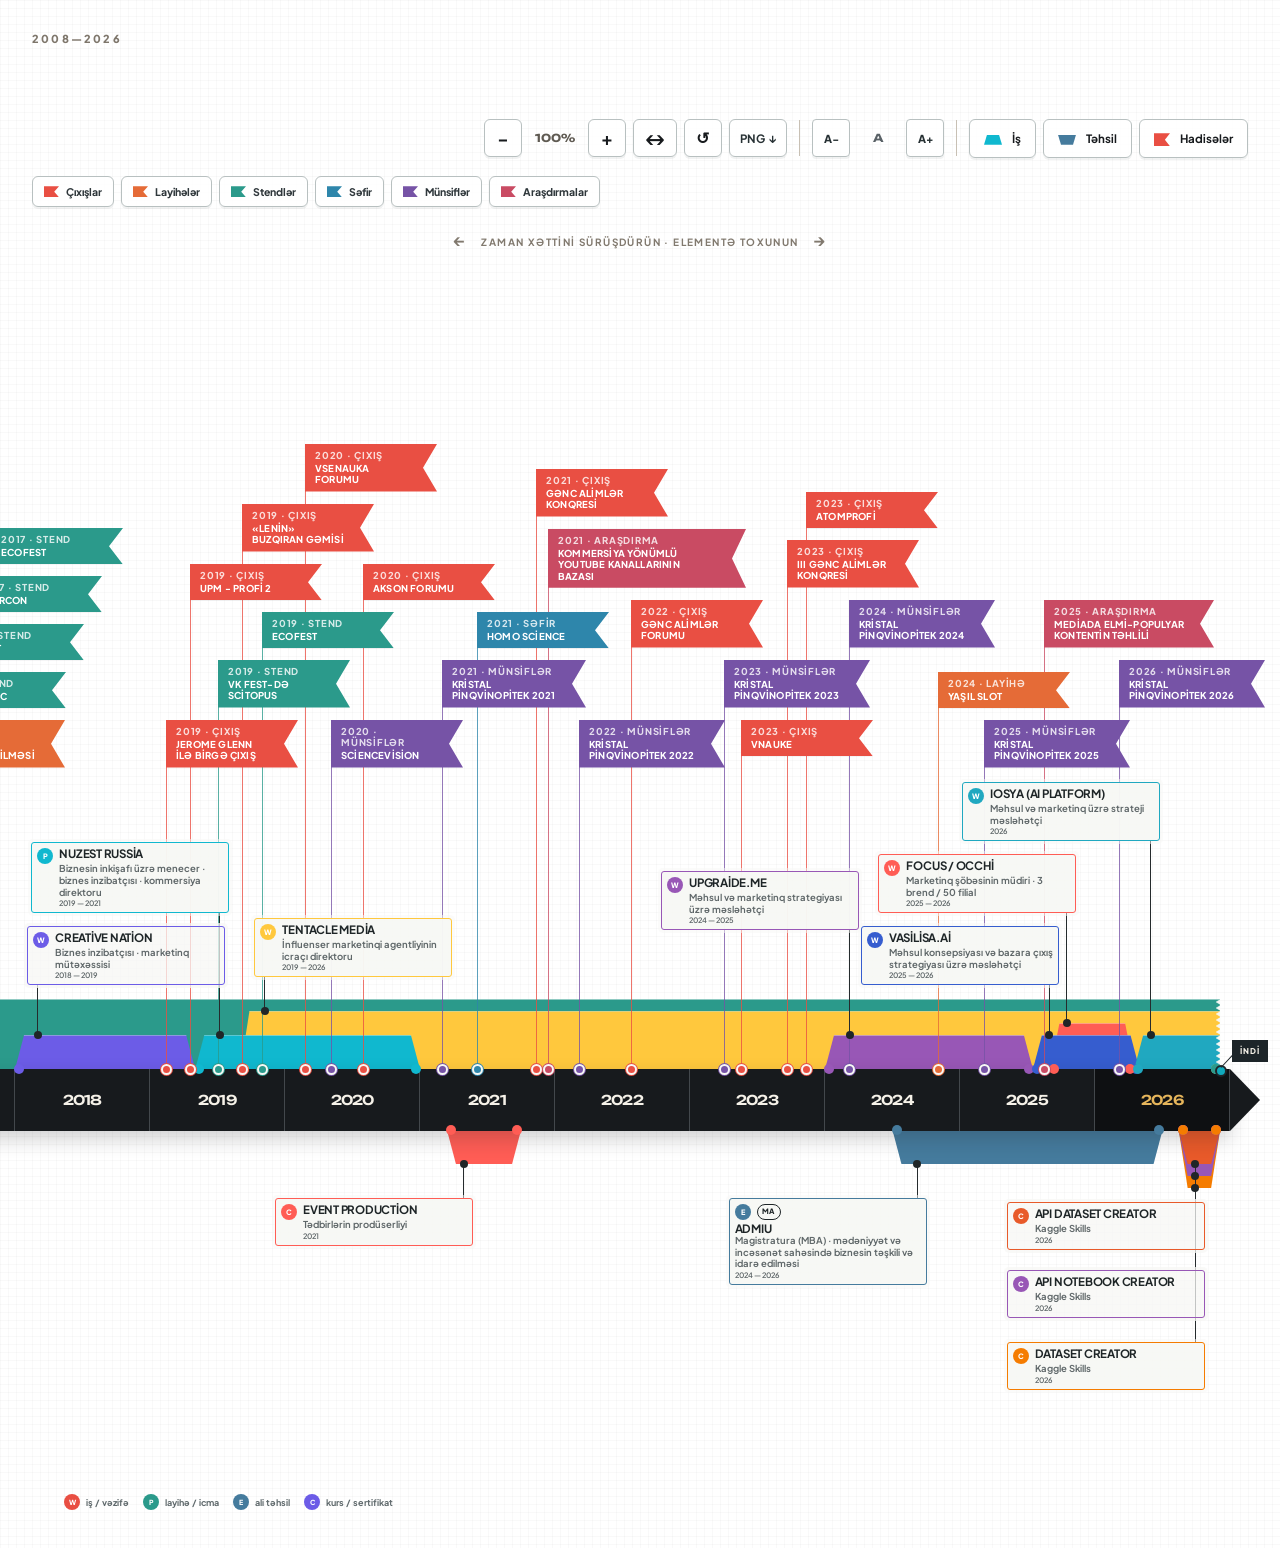
<file: chronicle-az.html>
<!doctype html> <html lang="az"><head><meta charset="utf-8"><meta name="viewport" content="width=device-width,initial-scale=1"><link href="assets/bc0bc92da5d041c7f7.css?v=525926cf2aca74ac" rel="stylesheet"><style>:root{--ink:#171a1d;--dark:#171a1d;--paper:#f7f8f5;--paper-2:#edf0ed;--cobalt:#2956a3;--ochre:#d19a2a;--sage:#77927d;--brick:#b95c43;--plum:#66526f;--sky:#769bb6;--grid:rgba(25,58,70,.045);--axis-y:560px}*{box-sizing:border-box}html{scroll-behavior:smooth}body{margin:0;background:var(--paper);color:var(--ink);font-family:Manrope,Arial,sans-serif}a{color:inherit}button{font-family:inherit}.hero{min-height:450px;background:var(--dark);color:#f7f8f5;display:grid;grid-template-columns:1.05fr 1fr;grid-template-rows:1fr auto;padding:58px clamp(24px,5vw,84px) 32px;gap:40px 8vw;position:relative;overflow:hidden}.hero:after{content:"";position:absolute;width:360px;height:360px;border:1px solid rgba(255,255,255,.12);border-radius:50%;right:-110px;top:-145px;box-shadow:0 0 0 55px rgba(255,255,255,.025),0 0 0 56px rgba(255,255,255,.09)}.hero__identity{display:flex;align-items:center;gap:30px;z-index:1}.portrait-wrap{position:relative;flex:0 0 auto}.portrait{width:140px;height:140px;object-fit:cover;border-radius:50%;filter:grayscale(1);border:7px solid rgba(255,255,255,.09)}.status-dot{width:22px;height:22px;background:#95b997;border:5px solid var(--dark);border-radius:50%;position:absolute;right:6px;bottom:10px}.eyebrow{margin:0 0 14px;font-size:11px;letter-spacing:.2em;font-weight:800;color:#d7aa54}.eyebrow--dark{color:#7e766b}h1{font:700 clamp(42px,5vw,76px)/.94 Unbounded,sans-serif;letter-spacing:-.05em;margin:0}.hero__role{font-size:15px;color:#aeb8ba;margin:19px 0 0}.hero__pitch{align-self:center;z-index:1}.hero__pitch>p{font-size:clamp(20px,2vw,29px);line-height:1.45;margin:0 0 30px}.hero__pitch b{color:#e1b55e}.contact-row{display:flex;gap:20px;flex-wrap:wrap}.contact-row a{font-size:12px;text-decoration:none;border-bottom:1px solid #607074;padding-bottom:4px;color:#c7cecf}.contact-row a:hover{color:#fff;border-color:#fff}.hero__meta{grid-column:1/-1;border-top:1px solid #49565a;padding-top:24px;display:flex;justify-content:space-between;text-transform:uppercase;font-size:10px;letter-spacing:.16em;color:#aeb8ba;z-index:1}.map-section{position:relative;padding:58px 0 38px;background-color:var(--paper);background-image:linear-gradient(var(--grid) 1px,transparent 1px),linear-gradient(90deg,var(--grid) 1px,transparent 1px),linear-gradient(rgba(25,58,70,.018) 1px,transparent 1px),linear-gradient(90deg,rgba(25,58,70,.018) 1px,transparent 1px);background-size:24px 24px,24px 24px,6px 6px,6px 6px;overflow:hidden}.chronicle-switcher{margin:0 clamp(24px,5vw,84px) 28px;display:flex;flex-direction:column;align-items:stretch;gap:7px;width:168px}.chronicle-switcher>span{margin:0 0 3px;font:800 10px Unbounded;letter-spacing:.12em;text-transform:uppercase;color:#746d64}.chronicle-switcher a{padding:9px 12px;border:1px solid #b8c0c0;border-radius:6px;background:rgba(255,255,255,.82);box-shadow:0 2px 0 rgba(29,37,41,.06);color:#30383c;text-decoration:none;font:750 10.5px Manrope}.chronicle-switcher a:hover{background:#fff;border-color:#80786d}.chronicle-switcher a.active{border-color:#1d2529;background:#1d2529;color:#f7f8f5}.section-heading{padding:0 clamp(24px,5vw,84px);display:flex;justify-content:space-between;align-items:flex-start;gap:30px}.profile-card h2,.section-heading h2{font:700 clamp(32px,4.2vw,60px)/1.02 Unbounded,sans-serif;letter-spacing:-.05em;margin:0}.map-section .section-heading h2{font-size:clamp(28px,3.2vw,45px)}.control-deck{display:flex;flex-direction:column;align-items:flex-end;gap:8px;width:min(760px,62vw)}.control-row{width:100%}.control-row--primary{display:grid;grid-template-columns:max-content minmax(26px,1fr) max-content;align-items:center;column-gap:12px}.control-row--primary:after{content:"";grid-column:2;grid-row:1;justify-self:center;width:1px;height:36px;background:#c8c0b4}.controls,.zoom-controls{display:flex;gap:7px;align-items:center;flex-wrap:wrap}.control-row--primary .zoom-controls{grid-column:1}.control-row--primary .controls{grid-column:3;justify-content:flex-end}.filter,.reset-view,.zoom-controls button{border:1px solid #b8c0c0;background:rgba(255,255,255,.82);border-radius:6px;padding:11px 14px;font:700 11.5px Manrope;color:var(--ink);cursor:pointer;box-shadow:0 2px 0 rgba(29,37,41,.06)}.filter:hover,.reset-view:hover,.zoom-controls button:hover{background:#fff;border-color:#80786d}.filter:not(.active){opacity:.35}.filter-icon{display:inline-block;width:18px;height:10px;margin-right:8px;vertical-align:middle;background:#10b8cf;clip-path:polygon(3px 0,calc(100% - 3px) 0,100% 100%,0 100%)}.filter-icon--education{background:#457b9d;clip-path:polygon(0 0,100% 0,calc(100% - 3px) 100%,3px 100%)}.filter-icon--event{width:16px;height:13px;background:#e94f43;clip-path:polygon(0 0,100% 0,68% 50%,100% 100%,0 100%)}.zoom-controls{padding-right:0}.zoom-controls button{font-size:18px;line-height:1;min-width:38px;min-height:38px;padding:7px 11px}.zoom-controls output{min-width:52px;text-align:center;font:700 11px Unbounded;color:#5f5a52}.reset-view{font-size:16px!important}.map-instructions{font-size:10px;letter-spacing:.14em;text-transform:uppercase;font-weight:700;color:#81796e;text-align:center;margin:22px 0 8px}.map-instructions span{font-size:16px;margin:0 11px}.timeline-viewport{overflow-x:auto;overflow-y:hidden;scrollbar-width:auto;scrollbar-color:auto;cursor:grab;outline:0;scroll-behavior:auto;overscroll-behavior-x:contain}.timeline-viewport.dragging{cursor:grabbing}.timeline{position:relative;height:900px;margin:0 36px;transition:none}.timeline__grid{position:absolute;inset:0;background-image:linear-gradient(90deg,transparent calc(100% - 1px),rgba(29,37,41,.09) 0);background-size:var(--year-width,130px) 100%;pointer-events:none}.year-axis{position:absolute;left:0;right:0;top:var(--axis-y);height:62px;background:var(--dark);color:#f5f1e8;display:flex;z-index:25;box-shadow:0 8px 20px rgba(23,26,29,.2)}.year-axis:after{content:"";position:absolute;right:-30px;top:0;border-top:31px solid transparent;border-bottom:31px solid transparent;border-left:30px solid var(--dark)}.year{flex:0 0 var(--year-width,130px);min-width:0;border-right:1px solid #43484c;display:flex;align-items:center;justify-content:center;font:600 var(--year-font-size,13.5px) Unbounded;letter-spacing:-.06em;white-space:nowrap;overflow:visible}.year.current{background:#0e1012;color:#e5b55b;position:relative;justify-content:center;padding-left:0}.year.current:after{content:none}.education-layer,.milestone-layer,.work-layer{position:absolute;inset:0;pointer-events:none}.timeline-item{position:absolute;border:0;cursor:pointer;pointer-events:auto;appearance:none;transition:filter .18s ease,opacity .18s ease}.timeline-item.hidden{opacity:0;pointer-events:none}.education-file,.work-file{--band-height:calc(34px + (var(--lane) * 12px));height:var(--band-height);padding:0;background:0 0;overflow:visible;z-index:auto;text-align:left;pointer-events:none}.education-file .edge-dot,.education-file .item-label,.education-file .ribbon-fill,.work-file .edge-dot,.work-file .item-label,.work-file .ribbon-fill{pointer-events:auto}.work-file{top:calc(var(--axis-y) - var(--band-height))}.education-file{top:calc(var(--axis-y) + 61px)}.ribbon-fill{position:absolute;inset:0;background:var(--file-color);clip-path:polygon(9px 0,calc(100% - 9px) 0,100% 100%,0 100%);box-shadow:inset 0 1px rgba(255,255,255,.4);z-index:calc(12 - var(--lane));transition:transform .2s ease,filter .2s ease}.work-file.ongoing .ribbon-fill{clip-path:polygon(9px 0,100% 0,100% 100%,0 100%)}.work-file.ongoing .ribbon-fill:after{content:"";position:absolute;top:0;right:-1px;width:5px;height:100%;background-image:url("data:image/svg+xml,%3Csvg xmlns='http://www.w3.org/2000/svg' width='5' height='6' viewBox='0 0 5 6'%3E%3Cpath d='M5 0L0 3L5 6Z' fill='%23f7f8f5' stroke='%23f7f8f5' stroke-width='.35' stroke-linejoin='round'/%3E%3C/svg%3E");background-size:5px 6px;background-repeat:repeat-y;pointer-events:none}.education-file .ribbon-fill{clip-path:polygon(0 0,100% 0,calc(100% - 9px) 100%,9px 100%)}.education-file.ongoing .ribbon-fill{clip-path:polygon(0 0,100% 0,100% 100%,9px 100%)}.edge-dot{position:absolute;width:10px;height:10px;border-radius:50%;background:var(--file-color);bottom:-5px;z-index:31;transition:transform .2s ease}.edge-dot--start{left:-1px}.edge-dot--end{right:-1px}.education-file .edge-dot{top:-5px;bottom:auto}.leader{position:absolute;left:var(--leader-x,28px);border-left:1px solid #252b2d;z-index:39;pointer-events:none;transition:transform .2s ease}.leader-dot{position:absolute;left:calc(var(--leader-x,28px) - 3.5px);width:8px;height:8px;border-radius:50%;background:#202628;z-index:45;pointer-events:none;transition:transform .2s ease}.work-file .leader{top:auto;bottom:var(--band-height);height:calc(var(--label-base,0px) + 34px + var(--label-rise))}.work-file .leader-dot{top:auto;bottom:calc(var(--band-height) - 4px)}.education-file .leader{top:var(--band-height);height:calc(var(--label-base,0px) + 34px + var(--label-rise))}.education-file .leader-dot{top:calc(var(--band-height) - 4px)}.item-label{position:absolute;left:var(--label-left,20px);bottom:calc(var(--band-height) + var(--label-base,0px) + 34px + var(--label-rise));display:grid;grid-template-columns:16px minmax(0,1fr);column-gap:6px;align-items:start;width:198px;color:#1e2527;padding:3px 5px;background:rgba(247,248,245,.94);border:1px solid var(--file-color);box-shadow:0 0 0 3px rgba(247,248,245,.92);z-index:40;isolation:isolate;overflow:visible;pointer-events:auto;transition:transform .2s ease}.education-file .item-label{top:calc(var(--band-height) + var(--label-base,0px) + 34px + var(--label-rise));bottom:auto}.item-type{grid-column:1;grid-row:1;display:grid;place-items:center;width:16px;height:16px;border-radius:50%;margin:0;background:var(--file-color);color:#fff;font:800 7.4px Manrope}.degree-badge{grid-column:2;grid-row:1;justify-self:start;align-self:center;border:1px solid #1e2527;border-radius:9px;padding:1px 4px;background:rgba(247,248,245,.96);font:800 7px/1 Manrope;letter-spacing:.08em;color:#1e2527}.item-label.has-degree strong{grid-column:1/-1;grid-row:2;margin-top:3px}.item-label.has-degree small{grid-column:1/-1;grid-row:3;margin-top:0}.item-label strong{grid-column:2;grid-row:1;min-width:0;font:700 11.5px/1.06 Unbounded;letter-spacing:-.02em;text-transform:uppercase}.item-label small{grid-column:2;grid-row:2;display:block;margin:-1px 0 0;color:#5f6769}.item-role{display:block;font:650 9.5px/1.22 Manrope}.item-period{display:block;margin-top:1px;font:600 7.5px/1.2 Manrope}.work-file.label-hover .edge-dot,.work-file.label-hover .ribbon-fill,.work-file:hover .edge-dot,.work-file:hover .ribbon-fill{filter:saturate(1.12) brightness(1.03);transform:translateY(-4px)}.work-file.label-hover .item-label,.work-file.label-hover .leader,.work-file.label-hover .leader-dot,.work-file:hover .item-label,.work-file:hover .leader,.work-file:hover .leader-dot{transform:translateY(-4px)}.education-file.label-hover .edge-dot,.education-file.label-hover .leader,.education-file.label-hover .ribbon-fill,.education-file:hover .edge-dot,.education-file:hover .leader,.education-file:hover .ribbon-fill{filter:saturate(1.12) brightness(1.03);transform:translateY(4px)}.education-file.label-hover .item-label,.education-file.label-hover .leader,.education-file.label-hover .leader-dot,.education-file:hover .item-label,.education-file:hover .leader,.education-file:hover .leader-dot{transform:translateY(4px)}.side-project-file{top:calc(var(--axis-y) - 13px);height:12px;padding:0;background:0 0;overflow:visible;z-index:17;text-align:left}.project-thread-line{position:absolute;left:5px;right:5px;top:6px;height:2px;background:repeating-linear-gradient(90deg,var(--file-color) 0 8px,transparent 8px 13px);opacity:.82;transition:transform .2s ease,opacity .2s ease}.side-project-dot{position:absolute;top:2px;width:10px;height:10px;border-radius:50%;background:var(--paper);border:2px solid var(--file-color);z-index:2;transition:transform .2s ease}.side-project-dot--start{left:-1px}.side-project-dot--end{right:-1px}.project-thread-tag{position:absolute;left:0;bottom:12px;display:flex;align-items:baseline;gap:6px;padding:2px 5px 3px 6px;border-left:2px solid var(--file-color);background:rgba(247,248,245,.9);color:#266f69;white-space:nowrap;z-index:3;transition:transform .2s ease}.project-thread-tag strong{font:750 8.5px/1 Unbounded;text-transform:uppercase}.project-thread-tag small{font:700 7.2px/1 Manrope;letter-spacing:.04em}.side-project-file.legend-hover .project-thread-line,.side-project-file.legend-hover .project-thread-tag,.side-project-file.legend-hover .side-project-dot,.side-project-file:hover .project-thread-line,.side-project-file:hover .project-thread-tag,.side-project-file:hover .side-project-dot{transform:translateY(-3px)}.side-project-file.legend-hover .project-thread-line,.side-project-file:hover .project-thread-line{opacity:1}.event-pin{top:var(--pin-top);height:calc(var(--axis-y) - var(--pin-top));width:1px;padding:0;background:0 0;overflow:visible;z-index:auto}.event-line{position:absolute;left:0;top:calc(var(--flag-height,36px) - 1px);bottom:0;width:1px;background:var(--pin-color);opacity:.78;z-index:9;pointer-events:none;transition:transform .18s ease,filter .15s ease}.event-dot{position:absolute;left:-5px;bottom:-6px;width:11px;height:11px;border-radius:50%;background:var(--pin-color);border:2px solid var(--paper);box-shadow:0 0 0 1px var(--pin-color);z-index:52;pointer-events:auto;transition:transform .18s ease,filter .18s ease}.event-flag{position:absolute;top:0;left:0;width:var(--flag-width,132px);min-height:36px;padding:6px 18px 6px 10px;background:var(--pin-color);color:#fff;font:750 8.7px/1.18 Manrope;letter-spacing:.02em;text-transform:uppercase;text-align:left;clip-path:polygon(0 0,100% 0,calc(100% - 14px) 50%,100% 100%,0 100%);filter:drop-shadow(0 2px 2px rgba(29,37,41,.12));z-index:30;transition:transform .18s ease,filter .15s ease}.event-flag:before{content:none}.event-kind{display:block;color:rgba(255,255,255,.8);font-size:9.5px;letter-spacing:.08em;margin-bottom:2px}.event-flag>span{display:block;white-space:normal}.event-pin:hover .event-dot,.event-pin:hover .event-flag,.event-pin:hover .event-line{transform:translateY(-4px)}.event-pin:hover .event-flag{filter:saturate(1.12) brightness(1.04) drop-shadow(0 4px 3px rgba(29,37,41,.18))}.event-pin:hover .event-dot{filter:saturate(1.12) brightness(1.04)}.now-marker{position:absolute;top:calc(var(--axis-y) - 29px);height:29px;border-left:0;z-index:32;pointer-events:none}.now-marker:before{content:"";position:absolute;top:25px;left:-5px;width:8px;height:8px;background:#10a9bc;border:2px solid #1d2529;border-radius:50%}.now-marker:after{content:"";position:absolute;top:27px;left:1px;width:17px;border-top:1px solid #1d2529;transform:rotate(-47deg);transform-origin:left center}.now-marker span{position:absolute;top:0;left:12px;background:#1d2529;color:#f5f1e8;padding:6px 8px;font-size:8px;font-weight:800;letter-spacing:.12em;white-space:nowrap}.flag-filters{width:max-content;max-width:100%;padding:0;display:flex;align-items:center;justify-content:flex-end;gap:7px;flex-wrap:wrap}.flag-filters__label{margin-right:3px;font:800 9px Unbounded;letter-spacing:.12em;text-transform:uppercase;color:#677078}.event-filter{border:1px solid #b8c0c0;background:rgba(255,255,255,.82);color:#30383c;border-radius:6px;padding:8px 11px;font:750 10.5px Manrope;cursor:pointer;box-shadow:0 2px 0 rgba(29,37,41,.06);transition:background .18s,border-color .18s,opacity .18s}.event-filter:hover{background:#fff;border-color:#80786d}.event-filter:before{content:"";display:inline-block;width:15px;height:11px;margin-right:7px;vertical-align:-1px;background:var(--kind-color);clip-path:polygon(0 0,100% 0,68% 50%,100% 100%,0 100%)}.event-filter:not(.active){opacity:.35;filter:grayscale(.75)}.item-label:after{content:"";position:absolute;left:calc(var(--leader-x) - var(--label-left));width:1px;height:4px;background:#252b2d;z-index:1;pointer-events:none}.work-file .item-label:after{bottom:-4px}.education-file .item-label:after{top:-4px}.item-label strong{font-size:calc(11.5px * var(--map-font-scale,1))}.item-role{font-size:calc(9.5px * var(--map-font-scale,1))}.item-period{font-size:calc(7.5px * var(--map-font-scale,1))}.event-flag{font-size:calc(9.5px * var(--map-font-scale,1))}.event-kind{font-size:calc(9.5px * var(--map-font-scale,1))}.map-font-controls{position:absolute;right:clamp(18px,3vw,48px);bottom:48px;display:flex;align-items:center;gap:5px;padding:6px;background:rgba(247,248,245,.94);border:1px solid #b8c0c0;border-radius:7px;box-shadow:0 3px 12px rgba(29,37,41,.1);z-index:35}.map-font-controls button{border:0;background:0 0;color:#273134;min-width:34px;height:30px;border-radius:4px;font:800 12px Manrope;cursor:pointer}.map-font-controls button:hover{background:#e8e2d7}.map-font-controls output{min-width:46px;text-align:center;font:800 11px Unbounded;color:#596166}.item-label:after{content:"";position:absolute;left:calc(var(--leader-x) - var(--label-left));width:1px;height:3px;background:#252b2d;z-index:2;pointer-events:none}.work-file .item-label:after{bottom:-3px}.education-file .item-label:after{top:-3px}.item-label:hover{z-index:80}.timeline-item:has(.item-label:hover){z-index:70}.degree-badge,.item-type{position:relative;cursor:default}.degree-badge:after,.item-type:after{content:attr(data-tooltip);position:absolute;left:50%;bottom:calc(100% + 7px);transform:translate(-50%,3px);width:max-content;max-width:150px;padding:5px 7px;border-radius:4px;background:#202628;color:#f7f8f5;font:700 8px/1.15 Manrope;letter-spacing:.02em;opacity:0;pointer-events:none;transition:opacity .14s ease,transform .14s ease;z-index:100}.degree-badge:hover:after,.item-type:hover:after{opacity:1;transform:translate(-50%,0)}.item-label strong{font-size:calc(11.5px * var(--map-font-scale,1))}.item-role{font-size:calc(9.5px * var(--map-font-scale,1))}.item-period{font-size:calc(7.5px * var(--map-font-scale,1))}.event-flag{font-size:calc(9.5px * var(--map-font-scale,1))}.event-kind{font-size:calc(9.5px * var(--map-font-scale,1))}.map-font-controls{position:absolute;right:clamp(18px,3vw,48px);bottom:48px;display:flex;align-items:center;gap:5px;padding:6px;background:rgba(247,248,245,.94);border:1px solid #b8c0c0;border-radius:7px;box-shadow:0 3px 12px rgba(29,37,41,.1);z-index:35}.map-font-controls button{border:0;background:0 0;color:#273134;min-width:34px;height:30px;border-radius:4px;font:800 12px Manrope;cursor:pointer}.map-font-controls button:hover{background:#e8e2d7}.map-font-controls output{min-width:46px;text-align:center;font:800 11px Unbounded;color:#596166}.map-key{display:flex;gap:14px;flex-wrap:wrap;padding:10px clamp(24px,5vw,84px) 18px;color:#606a6d;font:700 9px/1.25 Manrope}.map-key span{display:flex;align-items:center;gap:6px}.map-key i{display:grid;place-items:center;width:16px;height:16px;border-radius:50%;background:#4e82b8;color:#fff;font:800 7px Manrope;font-style:normal}.map-key span:first-child i{background:#e94f43}.map-key span:nth-child(2) i{background:#2b9a8b}.map-key span:nth-child(3) i{background:#457b9d}.map-key span:nth-child(4) i{background:#6c5ce7}.numbers{display:grid;grid-template-columns:repeat(4,1fr);background:var(--dark);color:#f7f8f5;padding:0 clamp(24px,5vw,84px)}.numbers article{padding:52px 28px;border-right:1px solid #4b585d}.numbers article:last-child{border:0}.numbers strong{display:block;font:700 clamp(30px,3vw,48px) Unbounded;color:#dfb15a;letter-spacing:-.05em}.numbers span{font-size:12px;color:#aeb8ba;line-height:1.5}.profile-grid{padding:90px clamp(24px,5vw,84px);display:grid;grid-template-columns:1.35fr .85fr .8fr;gap:16px}.profile-card{background:#fbf8f1;padding:40px;min-height:410px;border:1px solid #ded6ca}.profile-card--lead p:not(.eyebrow){max-width:680px;line-height:1.75;color:#595650}.chips{display:flex;gap:7px;flex-wrap:wrap;margin-top:35px}.chips span{border:1px solid #cfc6b9;border-radius:4px;padding:8px 12px;font-size:10px;font-weight:700}.big-list{list-style:none;margin:10px 0 0;padding:0}.big-list li{display:flex;align-items:center;gap:18px;padding:18px 0;border-bottom:1px solid #ded6ca}.big-list b{font:600 13px Unbounded;color:var(--cobalt)}.big-list span{font-weight:700;font-size:13px}.profile-card--accent{background:var(--dark);color:#fff;display:flex;flex-direction:column;border-color:var(--dark)}.profile-card--accent h3{font:700 28px/1.1 Unbounded;margin:10px 0}.profile-card--accent p:not(.eyebrow){font-size:13px;line-height:1.7}.arrow-link{margin-top:auto;font-size:12px;font-weight:800;text-decoration:none;border-bottom:1px solid currentColor;width:max-content;padding-bottom:4px}.projects-section{padding:30px 0 100px}.project-list{margin-top:50px;border-top:1px solid #c9c0b4}.project-row{display:grid;grid-template-columns:70px 1fr 1.5fr 30px;gap:25px;align-items:center;text-decoration:none;padding:28px clamp(24px,5vw,84px);border-bottom:1px solid #c9c0b4;transition:.2s background}.project-row:hover{background:#dfc27c}.project-row>b{font:600 12px Unbounded;color:#81796e}.project-row h3{font:700 20px Unbounded;margin:0}.project-row p{font-size:12px;color:#625d56}.project-row span{font-size:22px}.resume-band{margin:0 clamp(24px,5vw,84px) 90px;display:grid;grid-template-columns:1.35fr repeat(2,1fr);border-top:1px solid #c9c0b4;border-left:1px solid #c9c0b4;background:#fbf8f1}.resume-band article{min-height:190px;padding:28px;border-right:1px solid #c9c0b4;border-bottom:1px solid #c9c0b4}.resume-band__lead{grid-row:span 3;display:flex;flex-direction:column;justify-content:center;background:var(--dark);color:#f7f8f5}.resume-band__lead .eyebrow{color:#d7aa54}.resume-band__lead h2{font:700 clamp(25px,3vw,42px)/1.05 Unbounded;margin:0 0 18px;letter-spacing:-.045em}.resume-band__lead p:last-child{color:#aeb8ba;line-height:1.55}.resume-band article>span{display:block;font-size:8px;font-weight:800;letter-spacing:.18em;color:#837b70;margin-bottom:20px}.resume-band article>strong{display:block;font:700 clamp(20px,2.3vw,32px)/1.05 Unbounded;letter-spacing:-.04em}.resume-band article>p{font-size:11px;line-height:1.55;color:#625d56;margin:14px 0 0}footer{background:var(--dark);color:#9ca7a9;display:flex;justify-content:space-between;padding:28px clamp(24px,5vw,84px);font-size:10px;letter-spacing:.06em}.detail-panel{position:fixed;left:50%;top:50%;width:min(640px,calc(100vw - 32px));max-height:min(760px,calc(100vh - 40px));background:#f9f5ec;z-index:1001;padding:48px 52px;border:1px solid #8e867b;border-top:9px solid var(--cobalt);border-radius:4px;transform:translate(-50%,-45%) scale(.96);opacity:0;pointer-events:none;transition:.25s;box-shadow:0 26px 70px rgba(18,25,28,.32);overflow:auto}.detail-panel:before{content:"ARCHIVE / DETAIL";position:absolute;right:52px;top:18px;font:700 8px Unbounded;letter-spacing:.15em;color:#8a8175}.detail-panel.open{transform:translate(-50%,-50%) scale(1);opacity:1;pointer-events:auto}.detail-panel__close{position:absolute;right:18px;top:30px;border:1px solid #bcb4a8;background:#fffaf1;width:32px;height:32px;border-radius:50%;font-size:23px;line-height:1;cursor:pointer}.detail-panel__type{font-size:9px;letter-spacing:.16em;font-weight:800;color:var(--brick);text-transform:uppercase}.detail-panel h2{font:700 30px/1.08 Unbounded;margin:15px 0;max-width:85%}.detail-panel__period{color:#777067;font-size:11px}.detail-panel__role{font-weight:800;font-size:14px;border-top:1px solid #d3cabe;padding-top:18px}.detail-panel ul{padding-left:18px;line-height:1.65;font-size:13px;color:#4d4a45}.detail-panel .arrow-link{display:block;margin-top:26px}.scrim{position:fixed;inset:0;background:rgba(20,29,33,.57);backdrop-filter:blur(2px);z-index:1000;opacity:0;pointer-events:none;transition:.25s}.scrim.show{opacity:1;pointer-events:auto}@media(max-width:1000px){.hero{grid-template-columns:1fr}.hero__meta{grid-column:1}.profile-grid{grid-template-columns:1fr 1fr}.profile-card--lead{grid-column:1/-1}.numbers{grid-template-columns:1fr 1fr}.section-heading{align-items:flex-start;flex-direction:column}.control-deck{width:100%}.resume-band{grid-template-columns:1fr 1fr}.resume-band__lead{grid-column:1/-1;grid-row:auto;min-height:250px}}@media(max-width:640px){.hero{padding-top:35px}.hero__identity{align-items:flex-start;gap:18px}.portrait{width:86px;height:86px;border-width:4px}h1{font-size:34px}.hero__pitch>p{font-size:18px}.hero__meta{display:grid;grid-template-columns:1fr 1fr;gap:12px}.controls{flex-wrap:wrap}.zoom-controls{border-left:0;padding-left:0}.numbers,.profile-grid,.resume-band{grid-template-columns:1fr}.numbers article{border-right:0;border-bottom:1px solid #4b585d;padding-left:0}.profile-card{padding:28px;min-height:auto}.profile-card--lead{grid-column:auto}.project-row{grid-template-columns:38px 1fr 25px}.project-row p{display:none}.project-row h3{font-size:15px}.timeline{margin-left:14px}.detail-panel{padding:48px 26px 32px}.map-instructions{text-align:left;padding-left:24px}.resume-band__lead{grid-column:auto}}@media(prefers-reduced-motion:reduce){*{scroll-behavior:auto!important;transition:none!important}}.control-deck{width:max-content;max-width:72vw;margin-left:auto}.control-row--primary{width:max-content;grid-template-columns:max-content 1px max-content 1px max-content;margin-left:auto}.control-row--primary:after{content:none}.control-divider{width:1px;height:36px;background:#c8c0b4}.control-row--primary .controls,.control-row--primary .zoom-controls{grid-column:auto}.control-row--primary .controls{justify-content:flex-end}.map-font-controls{position:static;display:flex;align-items:center;gap:5px;padding:0;background:0 0;border:0;box-shadow:none;z-index:35}.map-font-controls button{border:0;background:0 0;color:#273134;min-width:34px;height:30px;border-radius:4px;font:800 12px Manrope;cursor:pointer}.map-font-controls button:hover{background:#e8e2d7}.map-font-controls output{min-width:46px;text-align:center;font:800 11px Unbounded;color:#596166}.zoom-controls .download-png{border:1px solid #b8c0c0;background:rgba(255,255,255,.82);border-radius:6px;padding:7px 10px;min-width:auto;min-height:38px;color:#273134;font:700 11.5px Manrope;letter-spacing:.02em;cursor:pointer;box-shadow:0 2px 0 rgba(29,37,41,.06);display:inline-grid;place-items:center;text-decoration:none}.zoom-controls .download-png:hover{background:#fff;border-color:#80786d}.zoom-controls .download-png:disabled{opacity:.6;cursor:wait}.is-exporting .chronicle-switcher,.is-exporting .control-deck,.is-exporting .map-instructions{display:none!important}.year{cursor:pointer;transition:background .18s,color .18s}.year:hover{background:#343a3d;color:#fff}.event-pin.year-hover .event-dot,.event-pin.year-hover .event-flag,.event-pin.year-hover .event-line,.event-pin:hover .event-dot,.event-pin:hover .event-flag,.event-pin:hover .event-line{transform:translateY(-4px)}.event-pin.year-hover .event-flag,.event-pin:hover .event-flag{filter:saturate(1.12) brightness(1.04) drop-shadow(0 4px 3px rgba(29,37,41,.18))}.event-pin.year-hover .event-dot,.event-pin:hover .event-dot{filter:saturate(1.12) brightness(1.04)}.event-title--penguin{line-height:1.18}.event-title--penguin>span{display:block;white-space:nowrap;font-size:calc(7.7px * var(--map-font-scale,1));letter-spacing:.01em}.work-file.year-hover .edge-dot,.work-file.year-hover .ribbon-fill{filter:saturate(1.12) brightness(1.03);transform:translateY(-4px)}.work-file.year-hover .item-label,.work-file.year-hover .leader,.work-file.year-hover .leader-dot{transform:translateY(-4px)}.education-file.year-hover .edge-dot,.education-file.year-hover .ribbon-fill{filter:saturate(1.12) brightness(1.03);transform:translateY(4px)}.education-file.year-hover .item-label,.education-file.year-hover .leader,.education-file.year-hover .leader-dot{transform:translateY(4px)}.milestone-layer{z-index:36}.event-pin{z-index:auto}.event-line{width:1px;background:var(--pin-color);opacity:.78;z-index:1}.event-flag{z-index:10}.event-dot{z-index:20}.event-flag{padding-right:30px}.work-file.ongoing .ribbon-fill:after{background-image:url("data:image/svg+xml,%3Csvg xmlns='http://www.w3.org/2000/svg' width='5' height='6' viewBox='0 0 5 6'%3E%3Cpath d='M5 0L0 3L5 6Z' fill='%23f7f8f5' stroke='%23f7f8f5' stroke-width='.35' stroke-linejoin='round'/%3E%3C/svg%3E");background-size:5px 6px;background-repeat:repeat-y}.edge-dot{z-index:31;pointer-events:auto}.leader-dot{z-index:45}.event-dot{z-index:70}.degree-badge{min-width:24px;height:16px;box-sizing:border-box;display:grid;place-items:center;padding:0;font-size:7.4px}.item-label{border-radius:3px;box-shadow:none}.item-label:after{content:none}.label-halo{position:absolute;left:calc(var(--label-left,20px) - 3px);bottom:calc(var(--band-height) + var(--label-base,0px) + 31px + var(--label-rise));width:calc(var(--label-width,210px) + 6px);height:calc(var(--label-height,56px) + 6px);background:rgba(247,248,245,.92);border-radius:5px;z-index:38;pointer-events:none}.education-file .label-halo{top:calc(var(--band-height) + var(--label-base,0px) + 31px + var(--label-rise));bottom:auto}.flag-filters{width:max-content;margin-left:auto;justify-content:flex-end}.map-font-controls button{border:1px solid #b8c0c0;background:rgba(255,255,255,.82);box-shadow:0 2px 0 rgba(29,37,41,.06);min-width:38px;height:38px;font-size:11px}.map-font-controls button:hover{background:#fff;border-color:#80786d}.section-heading{align-items:flex-start;padding-left:clamp(24px,5vw,84px)}.control-deck{flex:1 1 560px;width:auto;max-width:min(900px,100%);min-width:0}.control-row--primary{width:max-content;max-width:100%;grid-template-columns:max-content 1px max-content 1px max-content;margin-left:auto}.control-row--primary .controls{min-width:0;flex-wrap:wrap}.flag-filters{width:100%;max-width:100%;margin:10px 0 0;justify-content:flex-end;align-content:flex-start}.event-filter{flex:0 0 auto}@media(max-width:1180px){.control-row--primary{grid-template-columns:max-content 1px max-content minmax(0,1fr)}.control-row--primary .control-divider:nth-of-type(2){display:none}}@media(max-width:820px){.chronicle-switcher{width:auto;margin:0 24px 22px;flex-direction:row;flex-wrap:wrap}.section-heading{padding-left:clamp(24px,5vw,84px)}.control-row--primary{display:flex;justify-content:flex-start;flex-wrap:wrap}.control-divider{display:none!important}.control-deck{flex-basis:100%}.flag-filters{justify-content:flex-start}}@media(max-width:1500px){.section-heading{flex-direction:column;gap:18px}.control-deck{align-self:stretch;max-width:none;width:100%;margin-left:0}.control-row--primary{width:max-content;margin-left:0;grid-template-columns:max-content 1px max-content 1px max-content}.flag-filters{justify-content:flex-start}}.timeline,.timeline-viewport{background-color:transparent!important;background-image:none!important}.timeline__grid{display:none!important}.timeline,.timeline-viewport{background-color:transparent!important;background-image:none!important}.timeline__grid{display:none!important}.timeline,.timeline-viewport{background-color:var(--paper);background-image:linear-gradient(var(--grid) 1px,transparent 1px),linear-gradient(90deg,var(--grid) 1px,transparent 1px),linear-gradient(rgba(25,58,70,.018) 1px,transparent 1px),linear-gradient(90deg,rgba(25,58,70,.018) 1px,transparent 1px);background-size:24px 24px,24px 24px,6px 6px,6px 6px}.timeline__grid{left:var(--timeline-gutter,72px);right:var(--timeline-end-gutter,var(--timeline-gutter,72px))}.year-axis{left:var(--timeline-gutter,72px);right:var(--timeline-end-gutter,var(--timeline-gutter,72px))}.label-halo{display:block}.item-label{padding:5px 5px 4px}.timeline,.timeline-viewport{background-color:var(--paper);background-image:linear-gradient(var(--grid) 1px,transparent 1px),linear-gradient(90deg,var(--grid) 1px,transparent 1px),linear-gradient(rgba(25,58,70,.018) 1px,transparent 1px),linear-gradient(90deg,rgba(25,58,70,.018) 1px,transparent 1px);background-size:24px 24px,24px 24px,6px 6px,6px 6px}.timeline__grid{left:var(--timeline-gutter,72px);right:var(--timeline-end-gutter,var(--timeline-gutter,72px))}.year-axis{left:var(--timeline-gutter,72px);right:var(--timeline-end-gutter,var(--timeline-gutter,72px))}.label-halo{display:block}body,html{margin:0;overflow-x:hidden}.map-section{padding-top:32px;padding-bottom:20px}</style><style>.map-section,body,html{background:0 0!important}</style><style>.map-section,body,html{background:0 0!important}</style><style>.map-section,body,html{background:0 0!important}</style><style>.map-section,body,html{background:0 0!important}</style><style id="chronicle-refinement">.map-section{background-image:linear-gradient(rgba(0,0,0,.025) 1px,transparent 1px),linear-gradient(90deg,rgba(0,0,0,.025) 1px,transparent 1px)!important;background-size:8px 8px!important}</style><link rel="stylesheet" href="dark-theme.css?v=816673077f72f2c0"><script src="theme.js?v=241f6cff55703b12"></script><link rel="preload" href="assets/plus-jakarta-sans-az.woff2" as="font" type="font/woff2" crossorigin><link rel="stylesheet" href="az-typography.css?v=8d99a0de3e6eaeb3"><style>html[lang=az] .map-section :not(.year):not(output){font-family:var(--page-font)}</style><meta name="robots" content="noindex, nofollow, noarchive, nosnippet, noimageindex"><meta name="googlebot" content="noindex, nofollow, noarchive, nosnippet, noimageindex"><meta name="bingbot" content="noindex, nofollow, noarchive, nosnippet, noimageindex"></head><body><section class="map-section" aria-labelledby="map-title"> <div class="section-heading"> <div> <p class="eyebrow eyebrow--dark">2008—2026</p> <h2 id="map-title">Peşəkar xronika</h2> </div> <div class="control-deck"> <div class="control-row control-row--primary"> <div class="zoom-controls" aria-label="Xəritənin miqyası"> <button id="zoomOut" aria-label="Miqyası azalt">−</button> <output id="zoomValue" aria-live="polite">100%</output> <button id="zoomIn" aria-label="Miqyası artır">+</button> <button id="zoomFit" title="Zaman xəttini sığışdır" aria-label="Zaman xəttini sığışdır">↔</button> <button class="reset-view" title="Filtrləri sıfırla və cari ilə keç" aria-label="Filtrləri sıfırla və cari ilə keç">↺</button> <a id="downloadPng" class="download-png" href="#" aria-label="Xronikanı PNG formatında yüklə">PNG ↓</a> </div> <span class="control-divider" aria-hidden="true"></span> <div class="map-font-controls" aria-label="Xəritədə mətn ölçüsü"> <button id="fontDown" type="button" aria-label="Mətn ölçüsünü azalt">A−</button> <output id="fontValue" aria-live="polite">A</output> <button id="fontUp" type="button" aria-label="Mətn ölçüsünü artır">A+</button> </div> <span class="control-divider" aria-hidden="true"></span> <div class="controls" aria-label="Xəritənin filtrləri"> <button class="filter active" data-filter="work"><i class="filter-icon filter-icon--work"></i> İş</button> <button class="filter active" data-filter="education"><i class="filter-icon filter-icon--education"></i> Təhsil</button> <button class="filter active" data-filter="milestone"><i class="filter-icon filter-icon--event"></i> Hadisələr</button> </div> </div> <div class="flag-filters" aria-label="Hadisə kateqoriyası filtrləri"> <button class="event-filter active" data-kind="Çıxış" style="--kind-color:#e94f43">Çıxışlar</button> <button class="event-filter active" data-kind="Layihə" style="--kind-color:#e56b37">Layihələr</button> <button class="event-filter active" data-kind="Stend" style="--kind-color:#2b9a8b">Stendlər</button> <button class="event-filter active" data-kind="Səfir" style="--kind-color:#2e86ab">Səfir</button> <button class="event-filter active" data-kind="Münsiflər" style="--kind-color:#7653a6">Münsiflər</button> <button class="event-filter active" data-kind="Araşdırma" style="--kind-color:#c94b63">Araşdırmalar</button> </div> </div> </div> <div class="map-instructions"><span>←</span> Zaman xəttini sürüşdürün · elementə toxunun <span>→</span></div> <div class="timeline-viewport" id="timelineViewport" tabindex="0" aria-label="İnteraktiv karyera zaman xətti"> <div class="timeline" id="timeline"> <div class="timeline__grid"></div> <div class="milestone-layer" id="milestoneLayer"></div> <div class="work-layer" id="workLayer"></div> <div class="year-axis" id="yearAxis"></div> <div class="education-layer" id="educationLayer"></div> <div class="now-marker"><span>İNDİ</span></div> </div> </div> <aside class="map-key" aria-label="İşarələrin izahı"> <span><i>W</i> iş / vəzifə</span> <span><i>P</i> layihə / icma</span> <span><i>E</i> ali təhsil</span> <span><i>C</i> kurs / sertifikat</span> </aside> </section><aside class="detail-panel" id="detailPanel" aria-hidden="true"> <button class="detail-panel__close" id="detailClose" aria-label="Bağla">×</button> <p class="detail-panel__type" id="detailType"></p> <h2 id="detailTitle"></h2> <p class="detail-panel__period" id="detailPeriod"></p> <p class="detail-panel__role" id="detailRole"></p> <ul id="detailBullets"></ul> <a id="detailLink" class="arrow-link" href="#" target="_blank" rel="noreferrer">Layihəni aç →</a> </aside> <div class="scrim" id="scrim"></div><script>const CHRONICLE_CONFIG=window.CHRONICLE_CONFIG||null,ARCHIVED=Boolean(CHRONICLE_CONFIG?.archived),START=CHRONICLE_CONFIG?.start??2008,END=CHRONICLE_CONFIG?.end??(new Date).getFullYear(),baseYearWidth=()=>Math.max(135,Math.min(155,window.innerWidth/9.5),(window.innerWidth-72)/(END-START+2.1));let BASE_YEAR_WIDTH=baseYearWidth();const liveDate=new Date,liveYear=liveDate.getFullYear(),NOW=CHRONICLE_CONFIG?.now??liveYear+(liveDate-new Date(liveYear,0,1))/(new Date(liveYear+1,0,1)-new Date(liveYear,0,1)),exportParams=new URLSearchParams(location.search),exportNumber=(e,t,a,i)=>{const l=Number(exportParams.get(e));return Number.isFinite(l)&&l>=a&&l<=i?l:t};let zoom=exportNumber("exportZoom",1,.06,2),mapTextScale=exportNumber("exportFont",1,.85,1.5);const palette={leadership:"#20a8c0",project:"#f8a820",operations:"#30b8a8",media:"#9857b6",retail:"#e84820",study:"#4e82b8",certificate:"#bec020"},scitopusBullets=["SciTopus-u 100-dən çox müəllif və qurumu birləşdirən şəbəkəyə çevirdim. Müəlliflərin kanallarına 10 milyondan çox keçid təmin etdim.","Antropogenez.ru ilə birlikdə «Kristal Pinqvinopitek» müsabiqəsinin təşkilində iştirak etdim və maarifləndirici tədbirlərlə təxminən 20 informasiya partnyorluğu qurdum.","Hazırladığım proqram təminatı ilə 15 tematik aqreqatordan ibarət şəbəkə yaratdım. Yoxlanılmış mənbələrdən təxminən 150 000 paylaşım toplandı.","«Dirizhablist» layihəsini inkişaf etdirdim: məqalələr, arxivlər və nadir kitabların skan edilməsi. VKontakte-də dəfələrlə «Prometey» nişanı aldım.","VK Fest, Geek Picnic, StarCon və təhsil tədbirlərində stendlər və fəaliyyətlər təşkil etdim."];let work=[{title:'Частная организация, работа с Чунцинской компанией "Jiubai import & export."',label:"Jiubai import & export.",start:2008.67,end:2009.08,role:"Бизнес-ассистент в Китае",type:"operations",color:"#10b8cf",bullets:["Организовал сотрудничество с импортно-экспортными компаниями.","Вёл переговоры с Isuzu и другими производителями.","Проверял качество продукции на заводах."]},{title:"ADZONE",start:2012,end:2013.5,role:"Creator. Менеджер по управлению проектами",type:"media",color:"#6c5ce7",bullets:["Разрабатывал рекламные концепции и управлял проектами.","Координировал съёмки и монтаж кулинарного ТВ-шоу.","İşл с мобильными операторами, администрациями и производителями."]},{title:'НГ-НКО "The Venus Project" / НКО "Layihəирование будущего"',label:"The Venus Project / Layihəирование будущего",start:2012.08,end:2016.5,role:"Администратор движения по СНГ · Главный редактор",type:"project",color:"#ffc83d",bullets:["Развивал международное сообщество и медиа-направление; сообщества выросли до 1 млн участников.","Нанял и координировал несколько десятков редакторов.","Автоматизировал публикации материалов из 70 источников.","Организовывал стенды, публичные активности, VR- и 3D-производство."]},{title:"Orange Studio",start:2013.5,end:2014.5,role:"Управляющий, бизнес-администратор",type:"leadership",color:"#ff5d55",bullets:["Оптимизировал процессы и управлял командой.","Развивал B2B-партнёрства с нефтяными компаниями, авиакомпаниями и банками.","Сокращал долги и улучшал клиентский сервис."]},{title:"Silk Way Ground Handling",start:2015.5,end:2016,role:"Закупщик технического оборудования",type:"operations",color:"#22b9aa",bullets:["Вёл международные закупки и переговоры с производителями.","Подбирал комплектующие для наземного обслуживания.","Контролировал качество, сроки и бюджет."]},{title:"Ensafe Engineering LLC (часть Ensafe Accom PTE LTD., Сингапур), на верфи Caspian Shipyard Company",label:"Ensafe Engineering LLC",start:2014.5,end:2015.5,role:"Координатор · Layihə M1133/H-113",type:"operations",color:"#ff7a3d",bullets:["Координировал 43 рабочих из 6 стран на верфи CSC.","Управлял логистикой материалов, HSE и ежедневными инструктажами.","Вёл миграционную и административную документацию."]},{title:"Сrеаtivе Nаtiоn",start:2018,end:2019.25,role:"Бизнес-администратор, маркетолог",type:"media",color:"#6c5ce7",bullets:["Разрабатывал маркетинговые стратегии, проводил исследования аудитории, развивал SMM и клиентские проекты.","Решал маркетинговые задачи и развивал бизнес.","Организовывал процессы, подрядчиков и производство."]},{title:"Nuzеst Russiа",start:2019.42,end:2021,role:"Менеджер по развитию бизнеса · бизнес-администратор · коммерческий директор",type:"project",color:"#10b8cf",bullets:["Реорганизовал процессы и создал ERP-подобную базу продуктов, цен, валют, расходов и складских данных.","Обеспечил сертификацию и регистрацию продукции: декларации, СГР, отказные письма и Роспотребнадзор.","Провёл SWOT-анализ, подготовил материалы для инвесторов и разработал ценовую политику.","Курировал интернет-магазин, маркетплейсы, CRM, виртуальную АТС, онлайн-кассы и ОФД.","Развивал B2B-продажи и переговоры, включая встречу с Олимпийским комитетом России."]},{title:"Tеntасlе Меdiа",start:2019.67,end:NOW,role:"Исполнительный директор агентства инфлюенс-маркетинга",type:"leadership",color:"#ffc83d",link:"https://www.tentacle.media/",bullets:["Запустил агентство инфлюенс-маркетинга с нуля: бизнес-модель, позиционирование, продажи и стандарты исполнения.","Инициировал ПО для поиска коммерчески ориентированных YouTube-каналов и базу из десятков тысяч авторов с совокупной аудиторией почти 4 млрд подписчиков.","Разработал data-driven методологию подбора авторов по лояльности аудитории, рекламной истории, ценовому контексту и соответствию задаче клиента.","Создал трёхэтапный конкурентный анализ для поиска новых блогеров с платёжеспособной аудиторией.","Курировал концепцию нейросетевого прогнозирования окупаемости интеграций и ROMI.","Сформировал УТП, благодаря которому около половины клиентов агентства составляли другие агентства.","Масштабировал крупные кампании: creator search, outreach, цены, документация, контроль качества и безопасная сделка.","Обучал менеджеров и партнёров продажам influencer marketing; продвигал агентство через исследования и выступления."]},{title:"Upgraide.me",start:2024,end:2025.58,role:"Product & Marketing Strategy Advisor",type:"media",color:"#9857b6",laneGroup:"ai-front",compactHandoff:!0,link:"https://productradar.ru/product/upgraide-me/",bullets:["Январь 2024 — июль 2025.","Разрабатывал product и marketing strategy AI-агрегатора: позиционирование, ценностное предложение, пользовательские сценарии и функциональность.","İşл с монетизацией, тарифной архитектурой, unit-экономикой, финансовыми моделями и product KPI.","Приоритизировал продуктовые гипотезы, участвовал в постановке задач разработке и дизайну, тестировании функций и улучшении UX.","Поддерживал go-to-market через performance-, content- и influencer-маркетинг, B2B-партнёрства и community-led механики."]},{title:"Vasilisa.ai",start:2025.5,end:2026.33,role:"Product Concept & Go-to-Market Strategy Advisor",type:"media",color:"#365dcf",laneGroup:"ai-front",compactHandoff:!0,bullets:["Июль 2025 — апрель 2026.","Формировал продуктовую концепцию, ценностное предложение, сегменты и пользовательские сценарии.","Прорабатывал MVP, монетизацию, GTM-стратегию, партнёрства и продуктовые гипотезы.","Консультировал команду по UX, позиционированию и развитию по итогам рыночных тестов."]},{title:"Focus / Occhi",start:2025.67,end:2026.25,role:"Head of Marketing · 3 бренда / 50 филиалов",type:"retail",color:"#ff5d55",minimumLane:1,bullets:["Август 2025 — март 2026.","Управлял маркетингом трёх брендов розничной сети оптики с 50 филиалами.","Координировал маркетинг, дизайн, IT, procurement, HR, бухгалтерию и customer-направление.","Связал digital с продажами через отзывы, gift cards, loyalty-механики и retail-активации.","Внедрял CRM-коммуникации: WhatsApp, QR, Telegram, SMS, Manychat и AI-сценарии.","Развивал Google Maps, 2GIS и соцсети; стандартизировал POSM и проводил аудиты филиалов."]},{title:"IOSYA (AI platform)",start:2026.33,end:NOW,role:"Strategic Advisor, Product & Marketing",type:"leadership",color:"#20a8c0",laneGroup:"ai-front",compactHandoff:!0,bullets:["Май 2026 — настоящее время.","Консультирует по продуктовой стратегии, маркетингу, долгосрочному развитию, позиционированию и направлениям роста.","Прорабатывает продуктовые и маркетинговые гипотезы, монетизацию, тарифную модель, UX, GTM и партнёрства.","Участвует в формировании дорожной карты, метрик и критериев эффективности инициатив."]},{title:"SciTopus",start:2016.5,end:NOW,fixedDisplayStart:!0,role:"Некоммерческий научно-популярный проект · сообщество · media/data",type:"project",color:"#2b9a8b",link:"https://scitopus.com/",bullets:scitopusBullets}],education=[{title:"Аз. Технический Университет",label:"AzTU",degree:"BA",start:2008.5,end:2012.5,role:"Бакалавр · Инженерный бизнес и менеджмент",type:"study",color:"#457b9d",bullets:["Организация и управление бизнесом."]},{title:"Zillion",start:2013,end:2014.99,role:"17 сертификатов по маркетингу",type:"certificate",color:"#ffc83d",bullets:["Серия профессиональных курсов по маркетингу."]},{title:"Radius",start:2014.33,end:2014.58,exactDuration:!0,role:"Технологии REMA TIP TOP, Germany",type:"certificate",color:"#ff7a3d",bullets:["Трёхмесячный курс по теории технического обслуживания автомобилей и шинным технологиям."]},{title:"Caspian Shipyard Company",label:"CSC Safety",start:2015,end:2015.25,exactDuration:!0,fixedDisplayStart:!0,role:"SSIC · Permit to work · Confined spaces · Fire Safety",type:"certificate",color:"#22b9aa",bullets:["Трёхмесячный цикл из четырёх курсов по безопасности на Caspian Shipyard Company."]},{title:"WE-Design",start:2015.5,end:2015.75,exactDuration:!0,fixedDisplayStart:!0,role:"Теория графического дизайна и предпечатной подготовки",type:"certificate",color:"#6c5ce7",bullets:["Трёхмесячный курс по теории графического дизайна и предпечатной подготовки."]},{title:"Частный авторский курс продюсеров мероприятий",label:"Event Production",start:2021.2,end:2021.65,role:"Продюсирование мероприятий",type:"certificate",color:"#ff5d55",bullets:["Практический курс по продюсированию мероприятий."]},{title:"ADMIU",degree:"MA",start:2024.5,end:2026.5,role:"Magistratura (MBA) · Организация и управление бизнесом в сфере культур и искусств",type:"study",color:"#457b9d",bullets:["Завершил магистратуру по организации и управлению бизнесом в сфере культуры и искусств в 2026 году."]},{title:"Kaggle",label:"API Dataset Creator",start:2026.62,end:2026.63,exactDuration:!0,fixedDisplayStart:!0,alignEndToNow:!0,minimumVisualSpan:.17,role:"Kaggle Skills",type:"certificate",color:"#e85a2a",bullets:["Сертификат Kaggle Skills Badge, получен 15 августа 2026 года."]},{title:"Kaggle",label:"API Notebook Creator",start:2026.62,end:2026.63,exactDuration:!0,fixedDisplayStart:!0,alignEndToNow:!0,minimumVisualSpan:.17,role:"Kaggle Skills",type:"certificate",color:"#9857b6",bullets:["Сертификат Kaggle Skills Badge, получен 15 августа 2026 года."]},{title:"Kaggle",label:"Dataset Creator",start:2026.62,end:2026.63,exactDuration:!0,fixedDisplayStart:!0,alignEndToNow:!0,minimumVisualSpan:.17,role:"Kaggle Skills",type:"certificate",color:"#f57c00",bullets:["Сертификат Kaggle Skills Badge, получен 15 августа 2026 года."]}],events=[{year:2014.35,title:"TEDxBaku",kind:"Çıxış",color:"#b95c43",detail:"Спикер TEDxBaku: «Развитие экономики и мировых формаций будущего». Баку."},{year:2017.2,title:"Запуск SciTopus",kind:"Layihə",color:"#d19a2a",detail:"Запустил хаб научно-популярного контента SciTopus и сообщество авторов.",bullets:scitopusBullets},{year:2017.4,title:"Geek Picnic",kind:"Stend",color:"#77927d",detail:"Организация стенда проекта на Geek Picnic в Санкт-Петербурге."},{year:2017.53,title:"VK Fest",kind:"Stend",color:"#77927d",detail:"Организация стенда управляемого проекта на VK Fest в Санкт-Петербурге."},{year:2017.67,title:"StarCon",kind:"Stend",color:"#77927d",detail:"Организация стенда проекта на StarCon в Санкт-Петербурге."},{year:2017.82,title:"Экофест",kind:"Stend",color:"#77927d",detail:"Организация стенда на экологическом фестивале в Санкт-Петербурге."},{year:2019.12,title:"Çıxış с Джеромом Гленном",kind:"Çıxış",color:"#2956a3",detail:"Çıxış с Джеромом Гленном в Институте информационных технологий НАН Азербайджана: «Роль искусственного интеллекта в развитии мировой экономики»."},{year:2019.3,title:"УПМ — Профи 2",kind:"Çıxış",color:"#2956a3",detail:"Спикер форума «Учёные против мифов — Профи 2» в МИСиС: критерии качества российских научно-популярных YouTube-каналов."},{year:2019.5,title:"SciTopus на VK Fest",kind:"Stend",color:"#77927d",detail:"Собственный стенд SciTopus с лекторием и блогерами на VK Fest в Санкт-Петербурге."},{year:2019.68,title:"Ледокол «Ленин»",kind:"Çıxış",color:"#2956a3",detail:"Спикер «Закрытого митапа научпоперов» на атомном ледоколе «Ленин». Мурманск."},{year:2019.83,title:"Экофест",kind:"Stend",color:"#77927d",detail:"Организация стенда на экологическом фестивале в Санкт-Петербурге."},{year:2020.15,title:"Всенаучный форум",kind:"Çıxış",color:"#2956a3",detail:"Доклад «Ключевые научные темы: о чём говорит и о чём молчит Интернет?». МИСиС, Москва."},{year:2020.34,title:"ScienceVision",kind:"Münsiflər",color:"#66526f",detail:"Член жюри научно-популярного конкурса ScienceVision на фестивале «Кстати»."},{year:2020.58,title:"Форум АКСОН",kind:"Çıxış",color:"#2956a3",detail:"Спикер IV Российского форума по научной коммуникации АКСОН от ВШЭ: «Тенденции развития научпоп-каналов на YouTube»."},{year:2021.16,title:"Хрустальный пингвинопитек 2021",kind:"Münsiflər",color:"#66526f",detail:"Член жюри научно-популярного конкурса «Хрустальный пингвинопитек — 2021» проекта Антропогенез.ру."},{year:2021.42,title:"Homo Science",kind:"Səfir",color:"#d19a2a",detail:"Səfir образовательного проекта Росатома Homo Science."},{year:2021.86,title:"Конгресс молодых учёных",kind:"Çıxış",color:"#2956a3",detail:"Спикер на церемонии закрытия Года науки и технологий. Сочи, Сириус."},{year:2021.95,title:"База коммерческих YouTube-каналов",kind:"Araşdırma",color:"#f57c00",detail:"Araşdırma Tentacle.Media о сегменте коммерчески ориентированных блогеров и запуск собственной базы для подбора авторов.",bullets:["Собрал и проанализировал базу 27 816 каналов по всему миру, включая 5 678 русскоязычных.","Идентифицировал рекламные интеграции в миллионах видео с помощью собственных программных алгоритмов.","База на момент публикации охватывала 28 104 755 видео, более 25 млрд подписчиков и около 6,8 трлн просмотров.","Для русскоязычного сегмента систематизировал категории, географию, метрики качества аудитории и доступные данные о стоимости размещений."],link:"https://vc.ru/marketing/333590-baza-dannyh-kotoraya-izmenit-inflyuens-marketing-navsegda"},{year:2022.18,title:"Хрустальный пингвинопитек 2022",kind:"Münsiflər",color:"#66526f",detail:"Член жюри научно-популярного конкурса «Хрустальный пингвинопитек — 2022» проекта Антропогенез.ру."},{year:2022.56,title:"Форум молодых учёных",kind:"Çıxış",color:"#2956a3",detail:"Лекция «Как вести научно-популярный блог». Мурманск."},{year:2023.16,title:"Хрустальный пингвинопитек 2023",kind:"Münsiflər",color:"#66526f",detail:"Член жюри научно-популярного конкурса «Хрустальный пингвинопитек — 2023» проекта Антропогенез.ру."},{year:2023.38,title:"ВНауке",kind:"Çıxış",color:"#2956a3",detail:"Спикер первого фестиваля сообществ ВНауке от ВКонтакте: «Умное управление сообществом: используйте нейросети!». Москва."},{year:2023.72,title:"III Конгресс молодых учёных",kind:"Çıxış",color:"#2956a3",detail:"Спикер в лектории Росатома. Сочи, Сириус."},{year:2023.86,title:"АтомПрофи",kind:"Çıxış",color:"#2956a3",detail:"Лекция «Нейросети и соцсети» на форуме молодых профессионалов АтомПрофи. Сочи, Роза Хутор."},{year:2024.18,title:"Хрустальный пингвинопитек 2024",kind:"Münsiflər",color:"#66526f",detail:"Член жюри научно-популярного конкурса «Хрустальный пингвинопитек — 2024» проекта Антропогенез.ру."},{year:2024.84,title:"Зелёный слот.",kind:"Layihə",color:"#d19a2a",detail:"Создан закрытый агрегатор рекламных слотов совместно с Ассоциацией развития интернет-рекламы.",link:"https://vc.ru/marketing/1730224-zelenyi-slotik-zakrytyi-agregator-dlya-agentstv-inflyuens-marketinga-za-odnu-noch"},{year:2025.18,title:"Хрустальный пингвинопитек 2025",kind:"Münsiflər",color:"#66526f",detail:"Член жюри научно-популярного конкурса «Хрустальный пингвинопитек — 2025» проекта Антропогенез.ру."},{year:2025.62,title:"Анализ научпопа в СМИ",kind:"Araşdırma",color:"#b95c43",detail:"Araşdırma русскоязычного научпопа на YouTube: 170 000 видео за 19 лет. Публикации в VC.ru, РБК и ТАСС.",link:"https://vc.ru/media/2187320-nauchnyi-pop-na-youtube-issledovanie-170000-video-za-19-let"},{year:2026.18,title:"Хрустальный пингвинопитек 2026",kind:"Münsiflər",color:"#66526f",detail:"Член жюри научно-популярного конкурса «Хрустальный пингвинопитек — 2026» проекта Антропогенез.ру."}];CHRONICLE_CONFIG&&(work=CHRONICLE_CONFIG.work||[],education=CHRONICLE_CONFIG.education||[],events=CHRONICLE_CONFIG.events||[]),work=[{title:"Özəl təşkilat / Çuntsindəki Jiubai import & export şirkəti ilə iş",label:"Jiubai import & export.",start:2008.67,end:2009.08,role:"Çində biznes assistenti",type:"operations",color:"#10b8cf",bullets:["İdxal-ixrac şirkətləri ilə əməkdaşlıq qurdum.","Isuzu və digər istehsalçılarla danışıqlar apardım.","Zavodlarda məhsulların keyfiyyətini yoxlayırdım."]},{title:"ADZONE",start:2012,end:2013.5,role:"Reklam konsepsiyalarının müəllifi · layihə meneceri",type:"media",color:"#6c5ce7",bullets:["Reklam konsepsiyaları hazırlayır və layihələri idarə edirdim.","Kulinariya televiziya şousunun çəkilişini və montajını koordinasiya edirdim.","Mobil operatorlar, yerli idarəetmə qurumları və istehsalçılarla işləyirdim."]},{title:"QHT \"The Venus Project\" / QHT \"Gələcəyin layihələndirilməsi\"",label:"The Venus Project / Gələcəyin layihələndirilməsi",start:2012.08,end:2016.5,role:"MDB üzrə hərəkatın inzibatçısı · baş redaktor",type:"project",color:"#ffc83d",bullets:["Beynəlxalq icmanı və media fəaliyyətini inkişaf etdirdim; icmaların iştirakçı sayı 1 milyona çatdı.","Onlarla redaktoru işə götürdüm və işlərini koordinasiya etdim.","70 mənbədən materialların dərcini avtomatlaşdırdım.","Stendlər, ictimai fəaliyyətlər, VR və 3D materialların hazırlanmasını təşkil edirdim."]},{title:"Orange Studio",start:2013.5,end:2014.5,role:"İdarəçi · biznes inzibatçısı",type:"leadership",color:"#ff5d55",bullets:["Prosesləri optimallaşdırır və komandanı idarə edirdim.","Neft şirkətləri, aviaşirkətlər və banklarla B2B partnyorluqlarını inkişaf etdirirdim.","Borcları azaldır və müştəri xidmətini yaxşılaşdırırdım."]},{title:"Silk Way Ground Handling",start:2015.5,end:2016,role:"Texniki avadanlıqlar üzrə satınalma mütəxəssisi",type:"operations",color:"#22b9aa",bullets:["Beynəlxalq satınalmaları və istehsalçılarla danışıqları aparırdım.","Yerüstü xidmət üçün ehtiyat hissələri seçirdim.","Keyfiyyətə, müddətlərə və büdcəyə nəzarət edirdim."]},{title:"Ensafe Engineering LLC (Sinqapurda yerləşən Ensafe Accom PTE LTD.-nin bir hissəsi), Caspian Shipyard Company gəmiqayırma zavodunda",label:"Ensafe Engineering LLC",start:2014.5,end:2015.5,role:"Koordinator · M1133/H-113 layihəsi",type:"operations",color:"#ff7a3d",bullets:["CSC gəmiqayırma zavodunda 6 ölkədən olan 43 işçinin işini koordinasiya etdim.","Materialların logistikasını, HSE proseslərini və gündəlik təlimatlandırmanı idarə edirdim.","Miqrasiya və inzibati sənədləşməni aparırdım."]},{title:"Creative Nation",start:2018,end:2019.25,role:"Biznes inzibatçısı · marketinq mütəxəssisi",type:"media",color:"#6c5ce7",bullets:["Marketinq strategiyaları hazırlayır, auditoriya araşdırmaları aparır, SMM və müştəri layihələrini inkişaf etdirirdim.","Marketinq tapşırıqlarını həll edir və biznesi inkişaf etdirirdim.","Prosesləri, podratçılarla işi və istehsalı təşkil edirdim."]},{title:"Nuzest Russia",start:2019.42,end:2021,role:"Biznesin inkişafı üzrə menecer · biznes inzibatçısı · kommersiya direktoru",type:"project",color:"#10b8cf",bullets:["Prosesləri yenidən təşkil etdim və məhsullar, qiymətlər, valyutalar, xərclər və anbar məlumatları üçün ERP-yə bənzər verilənlər bazası yaratdım.","Məhsulların sertifikatlaşdırılmasını və qeydiyyatını təmin etdim: bəyannamələr, dövlət qeydiyyat şəhadətnamələri (SGR), məcburi sertifikatlaşdırma tələb olunmadığını təsdiqləyən məktublar və Rospotrebnadzor ilə iş.","SWOT təhlili apardım, investorlar üçün materiallar hazırladım və qiymət siyasətini formalaşdırdım.","Onlayn mağaza, marketpleyslər, CRM, virtual telefon stansiyası (PBX), onlayn kassalar və fiskal məlumat operatoru (OFD) ilə işi koordinasiya edirdim.","B2B satışlarını və danışıqları inkişaf etdirirdim, o cümlədən Rusiya Olimpiya Komitəsi ilə görüş keçirdim."]},{title:"Tentacle Media",start:2019.67,end:2026.6797875792745,role:"İnfluenser marketinqi agentliyinin icraçı direktoru",type:"leadership",color:"#ffc83d",link:"https://www.tentacle.media/",bullets:["İnfluenser marketinqi agentliyini sıfırdan qurdum: biznes modeli, mövqeləndirmə, satış və sifarişlərin icra standartları.","Kommersiya yönümlü YouTube kanallarının axtarışı üçün proqram təminatının hazırlanmasını və ümumi auditoriyası 4 milyarda yaxın abunəçi olan on minlərlə müəllifdən ibarət bazanın yaradılmasını başladım.","Məlumatlara əsaslanan müəllif seçimi metodologiyası hazırladım. Auditoriyanın loyallığı, reklam tarixçəsi, qiymətlər və müştərinin tapşırığına uyğunluq nəzərə alınırdı.","Alıcılıq qabiliyyətinə malik auditoriyası olan yeni bloqerləri tapmaq üçün üçmərhələli rəqib təhlili sistemi yaratdım.","Neyron şəbəkələri ilə reklam inteqrasiyalarının xərclərini ödəmə potensialını və ROMI-ni proqnozlaşdıran konsepsiya üzərində işi koordinasiya etdim.","Unikal satış təklifi (USP) hazırladım; bunun sayəsində agentliyin müştərilərinin təxminən yarısını digər agentliklər təşkil edirdi.","Böyük reklam kampaniyalarını miqyaslandırdım: kontent müəlliflərinin axtarışı, ilkin əlaqə, qiymətlər, sənədləşdirmə, keyfiyyətə nəzarət və təhlükəsiz sövdələşmə.","Menecerlərə və partnyorlara influenser marketinqi xidmətlərinin satışını öyrədirdim; tədqiqatlar və çıxışlar vasitəsilə agentliyi tanıdırdım."]},{title:"Upgraide.me",start:2024,end:2025.58,role:"Məhsul və marketinq strategiyası üzrə məsləhətçi",type:"media",color:"#9857b6",laneGroup:"ai-front",compactHandoff:!0,link:"https://productradar.ru/product/upgraide-me/",bullets:["Yanvar 2024 - iyul 2025.","AI aqreqatorunun məhsul və marketinq strategiyasını hazırlayırdım: mövqeləndirmə, dəyər təklifi, istifadəçi ssenariləri və funksionallıq.","Monetizasiya, tarif strukturu, unit economics, maliyyə modelləri və məhsul KPI-ləri üzərində işləyirdim.","Məhsul hipotezləri arasında prioritetləri müəyyən edir, proqramçılar və dizaynerlər üçün tapşırıqların hazırlanmasında, funksiyaların yoxlanmasında və UX-in yaxşılaşdırılmasında iştirak edirdim.","Performance, kontent və influenser marketinqi, B2B partnyorluqları və icma əsaslı mexanizmlər vasitəsilə bazara çıxışa dəstək verirdim."]},{title:"Upgraide.me",start:2025.5,end:2026.33,role:"Məhsul konsepsiyası və bazara çıxış strategiyası üzrə məsləhətçi",type:"media",color:"#b7497a",laneGroup:"ai-front",compactHandoff:!0,bullets:["İyul 2025 - aprel 2026.","Məhsul konsepsiyasını, dəyər təklifini, seqmentləri və istifadəçi ssenarilərini formalaşdırırdım.","MVP, monetizasiya, GTM strategiyası, partnyorluqlar və məhsul hipotezləri üzərində işləyirdim.","Bazar testlərinin nəticələri əsasında komandaya UX, mövqeləndirmə və inkişaf üzrə məsləhət verirdim."]},{title:"Focus / Occhi",start:2025.67,end:2026.25,role:"Marketinq şöbəsinin müdiri · 3 brend / 50 filial",type:"retail",color:"#ff5d55",minimumLane:1,bullets:["Avqust 2025 - mart 2026.","50 filialdan ibarət optika mağazaları şəbəkəsində üç brendin marketinqini idarə edirdim.","Marketinq, dizayn, İT, satınalma, HR, mühasibatlıq və müştərilərlə iş istiqamətlərini koordinasiya edirdim.","Rəylər, hədiyyə kartları, loyallıq mexanizmləri və mağazalardakı tanıtım fəaliyyətləri vasitəsilə rəqəmsal kanalları satışlarla əlaqələndirdim.","CRM kommunikasiyalarını tətbiq edirdim: WhatsApp, QR, Telegram, SMS, Manychat və AI ssenariləri.","Şirkətin Google Maps və 2GIS profillərini, eləcə də sosial şəbəkələrini inkişaf etdirirdim; POSM materiallarını standartlaşdırır və filial auditləri aparırdım."]},{title:"IOSYA (AI platform)",start:2026.33,end:2026.6797875792745,role:"Məhsul və marketinq üzrə strateji məsləhətçi",type:"leadership",color:"#20a8c0",laneGroup:"ai-front",compactHandoff:!0,bullets:["May 2026 - hazırda.","Məhsul strategiyası, marketinq, uzunmüddətli inkişaf, mövqeləndirmə və böyümə istiqamətləri üzrə məsləhət verirəm.","Məhsul və marketinq hipotezləri, monetizasiya, tarif modeli, UX, GTM və partnyorluqlar üzərində işləyirəm.","Yol xəritəsinin və göstəricilərin formalaşdırılmasında, həmçinin təşəbbüslərin effektivliyini qiymətləndirmə meyarlarının hazırlanmasında iştirak edirəm."]},{title:"SciTopus",start:2016.5,end:2026.6797875792745,fixedDisplayStart:!0,role:"Qeyri-kommersiya elmi-populyar layihə · icma · media/data",type:"project",color:"#2b9a8b",link:"https://scitopus.com/",bullets:["SciTopus-u 100-dən çox müəllif və qurumu birləşdirən şəbəkəyə çevirdim. Müəlliflərin kanallarına 10 milyondan çox keçid təmin etdim.","Antropogenez.ru ilə birlikdə «Kristal Pinqvinopitek» müsabiqəsinin təşkilində iştirak etdim və maarifləndirici tədbirlərlə təxminən 20 informasiya partnyorluğu qurdum.","Hazırladığım proqram təminatı ilə 15 tematik aqreqatordan ibarət şəbəkə yaratdım. Yoxlanılmış mənbələrdən təxminən 150 000 paylaşım toplandı.","«Dirizhablist» layihəsini inkişaf etdirdim: məqalələr, arxivlər və nadir kitabların skan edilməsi. VKontakte-də dəfələrlə «Prometey» nişanı aldım.","VK Fest, Geek Picnic, StarCon və təhsil tədbirlərində stendlər və fəaliyyətlər təşkil etdim."]}],education=[{title:"Azərbaycan Texniki Universiteti",label:"AzTU",degree:"BA",start:2008.5,end:2012.5,role:"Bakalavr · Mühəndislik biznesi və menecment",type:"study",color:"#457b9d",bullets:["Biznesin təşkili və idarə edilməsi."]},{title:"Zillion",start:2013,end:2014.99,role:"17 marketinq sertifikatı",type:"certificate",color:"#ffc83d",bullets:["Marketinq üzrə peşəkar kurslar."]},{title:"Radius",start:2014.33,end:2014.58,exactDuration:!0,role:"REMA TIP TOP texnologiyaları, Almaniya",type:"certificate",color:"#ff7a3d",bullets:["Avtomobillərə texniki qulluq və şin texnologiyaları nəzəriyyəsi üzrə üç aylıq kurs."]},{title:"Caspian Shipyard Company",label:"CSC Safety",start:2015,end:2015.25,exactDuration:!0,fixedDisplayStart:!0,role:"SSIC · İş icazəsi · Qapalı məkanlar · Yanğın təhlükəsizliyi",type:"certificate",color:"#22b9aa",bullets:["Caspian Shipyard Company-də təhlükəsizlik üzrə dörd kursdan ibarət üç aylıq proqram."]},{title:"WE-Design",start:2015.5,end:2015.75,exactDuration:!0,fixedDisplayStart:!0,role:"Qrafik dizayn və çapa hazırlıq nəzəriyyəsi",type:"certificate",color:"#6c5ce7",bullets:["Qrafik dizayn və çapa hazırlıq nəzəriyyəsi üzrə üç aylıq kurs."]},{title:"Tədbir prodüserləri üçün özəl müəllif kursu",label:"Event Production",start:2021.2,end:2021.65,role:"Tədbirlərin prodüserliyi",type:"certificate",color:"#ff5d55",bullets:["Tədbirlərin prodüserliyi üzrə praktiki kurs."]},{title:"ADMIU",degree:"MA",start:2024.5,end:2026.5,role:"Magistratura (MBA) · mədəniyyət və incəsənət sahəsində biznesin təşkili və idarə edilməsi",type:"study",color:"#457b9d",bullets:["2026-cı ildə mədəniyyət və incəsənət sahəsində biznesin təşkili və idarə edilməsi üzrə magistraturanı bitirdim."]},{title:"Kaggle",label:"API Dataset Creator",start:2026.62,end:2026.63,exactDuration:!0,fixedDisplayStart:!0,alignEndToNow:!0,minimumVisualSpan:.17,role:"Kaggle Skills",type:"certificate",color:"#e85a2a",bullets:["Kaggle Skills Badge sertifikatı. 15 avqust 2026-cı ildə alınıb."]},{title:"Kaggle",label:"API Notebook Creator",start:2026.62,end:2026.63,exactDuration:!0,fixedDisplayStart:!0,alignEndToNow:!0,minimumVisualSpan:.17,role:"Kaggle Skills",type:"certificate",color:"#9857b6",bullets:["Kaggle Skills Badge sertifikatı. 15 avqust 2026-cı ildə alınıb."]},{title:"Kaggle",label:"Dataset Creator",start:2026.62,end:2026.63,exactDuration:!0,fixedDisplayStart:!0,alignEndToNow:!0,minimumVisualSpan:.17,role:"Kaggle Skills",type:"certificate",color:"#f57c00",bullets:["Kaggle Skills Badge sertifikatı. 15 avqust 2026-cı ildə alınıb."]}],events=[{year:2014.35,title:"TEDxBaku",kind:"Çıxış",color:"#b95c43",detail:"TEDxBaku-da «Gələcəyin iqtisadiyyatının və dünya formasiyalarının inkişafı» mövzusunda çıxış etdim. Bakı."},{year:2017.2,title:"SciTopus-un istifadəyə verilməsi",kind:"Layihə",color:"#d19a2a",detail:"Elmi-populyar kontent mərkəzi SciTopus-u istifadəyə verdim və müəlliflər icmasını qurdum.",bullets:["SciTopus-u 100-dən çox müəllif və qurumu birləşdirən şəbəkəyə çevirdim. Müəlliflərin kanallarına 10 milyondan çox keçid təmin etdim.","Antropogenez.ru ilə birlikdə «Kristal Pinqvinopitek» müsabiqəsinin təşkilində iştirak etdim və maarifləndirici tədbirlərlə təxminən 20 informasiya partnyorluğu qurdum.","Hazırladığım proqram təminatı ilə 15 tematik aqreqatordan ibarət şəbəkə yaratdım. Yoxlanılmış mənbələrdən təxminən 150 000 paylaşım toplandı.","«Dirizhablist» layihəsini inkişaf etdirdim: məqalələr, arxivlər və nadir kitabların skan edilməsi. VKontakte-də dəfələrlə «Prometey» nişanı aldım.","VK Fest, Geek Picnic, StarCon və təhsil tədbirlərində stendlər və fəaliyyətlər təşkil etdim."]},{year:2017.4,title:"Geek Picnic",kind:"Stend",color:"#77927d",detail:"Sankt-Peterburqda Geek Picnic-də layihənin stendini təşkil etdim."},{year:2017.53,title:"VK Fest",kind:"Stend",color:"#77927d",detail:"Sankt-Peterburqda VK Fest-də rəhbərlik etdiyim layihənin stendini təşkil etdim."},{year:2017.67,title:"StarCon",kind:"Stend",color:"#77927d",detail:"Sankt-Peterburqda StarCon-da layihənin stendini təşkil etdim."},{year:2017.82,title:"Ecofest",kind:"Stend",color:"#77927d",detail:"Sankt-Peterburqda ekoloji festivalda stend təşkil etdim."},{year:2019.12,title:"Jerome Glenn ilə birgə çıxış",kind:"Çıxış",color:"#2956a3",detail:"Azərbaycan Milli Elmlər Akademiyasının İnformasiya Texnologiyaları İnstitutunda Jerome Glenn ilə birlikdə «Dünya iqtisadiyyatının inkişafında süni intellektin rolu» mövzusunda çıxış etdim."},{year:2019.3,title:"UPM - Profi 2",kind:"Çıxış",color:"#2956a3",detail:"MISiS-də «Alimlər miflərə qarşı. Profi 2» forumunda Rusiyanın elmi-populyar YouTube kanallarının keyfiyyət meyarları haqqında çıxış etdim."},{year:2019.5,title:"VK Fest-də SciTopus",kind:"Stend",color:"#77927d",detail:"Sankt-Peterburqda VK Fest-də SciTopus-un mühazirə məkanı və bloqerlərin iştirakı ilə öz stendi."},{year:2019.68,title:"«Lenin» buzqıran gəmisi",kind:"Çıxış",color:"#2956a3",detail:"«Lenin» atom buzqıran gəmisində elmi-populyar kontent müəlliflərinin qapalı görüşündə çıxış etdim. Murmansk."},{year:2019.83,title:"Ecofest",kind:"Stend",color:"#77927d",detail:"Sankt-Peterburqda ekoloji festivalda stend təşkil etdim."},{year:2020.15,title:"Vsenauka forumu",kind:"Çıxış",color:"#2956a3",detail:"«Əsas elmi mövzular: internet nə barədə danışır, nə barədə susur?» mövzusunda məruzə etdim. MISiS, Moskva."},{year:2020.34,title:"ScienceVision",kind:"Münsiflər",color:"#66526f",detail:"«Kstati» festivalında ScienceVision elmi-populyar müsabiqəsinin münsiflər heyətində iştirak etdim."},{year:2020.58,title:"AKSON forumu",kind:"Çıxış",color:"#2956a3",detail:"HSE-nin təşkil etdiyi IV Rusiya elmi kommunikasiya forumu AKSON-da «YouTube-da elmi-populyar kanalların inkişaf tendensiyaları» mövzusunda çıxış etdim."},{year:2021.16,title:"Kristal Pinqvinopitek 2021",kind:"Münsiflər",color:"#66526f",detail:"Antropogenez.ru layihəsinin «Kristal Pinqvinopitek 2021» elmi-populyar müsabiqəsində münsiflər heyətinin üzvü oldum."},{year:2021.42,title:"Homo Science",kind:"Səfir",color:"#d19a2a",detail:"Rosatom-un Homo Science təhsil layihəsinin səfiri."},{year:2021.86,title:"Gənc alimlər konqresi",kind:"Çıxış",color:"#2956a3",detail:"Elm və Texnologiya İlinin bağlanış mərasimində çıxış etdim. Soçi, Sirius."},{year:2021.95,title:"Kommersiya yönümlü YouTube kanallarının bazası",kind:"Araşdırma",color:"#f57c00",detail:"Tentacle.Media-nın kommersiya yönümlü bloqerlər üzrə tədqiqatı və müəllif seçimi üçün öz verilənlər bazasının istifadəyə verilməsi.",bullets:["Dünya üzrə 27 816 YouTube kanalından, o cümlədən 5 678 rusdilli kanaldan ibarət baza topladım və təhlil etdim.","Özümün hazırladığım proqram alqoritmləri ilə milyonlarla videoda reklam inteqrasiyalarını müəyyən etdim.","Tədqiqat dərc olunarkən baza 28 104 755 videonu, kanallar üzrə ümumilikdə 25 milyarddan çox abunəçini və təxminən 6,8 trilyon baxışı əhatə edirdi.","Rusdilli seqment üçün kateqoriyaları, coğrafiyanı, auditoriyanın keyfiyyət göstəricilərini və reklam yerləşdirmə qiymətləri barədə əlçatan məlumatları sistemləşdirdim."],link:"https://vc.ru/marketing/333590-baza-dannyh-kotoraya-izmenit-inflyuens-marketing-navsegda"},{year:2022.18,title:"Kristal Pinqvinopitek 2022",kind:"Münsiflər",color:"#66526f",detail:"Antropogenez.ru layihəsinin «Kristal Pinqvinopitek 2022» elmi-populyar müsabiqəsində münsiflər heyətinin üzvü oldum."},{year:2022.56,title:"Gənc alimlər forumu",kind:"Çıxış",color:"#2956a3",detail:"«Elmi-populyar bloqu necə aparmaq olar» mövzusunda mühazirə etdim. Murmansk."},{year:2023.16,title:"Kristal Pinqvinopitek 2023",kind:"Münsiflər",color:"#66526f",detail:"Antropogenez.ru layihəsinin «Kristal Pinqvinopitek 2023» elmi-populyar müsabiqəsində münsiflər heyətinin üzvü oldum."},{year:2023.38,title:"VNauke",kind:"Çıxış",color:"#2956a3",detail:"VKontakte-nin ilk VNauke icmalar festivalında «İcmanı ağıllı idarə edin: neyron şəbəkələrindən istifadə edin!» mövzusunda çıxış etdim. Moskva."},{year:2023.72,title:"III Gənc alimlər konqresi",kind:"Çıxış",color:"#2956a3",detail:"Rosatom-un mühazirə məkanında çıxış etdim. Soçi, Sirius."},{year:2023.86,title:"AtomProfi",kind:"Çıxış",color:"#2956a3",detail:"AtomProfi gənc mütəxəssislər forumunda «Neyron şəbəkələri və sosial şəbəkələr» mövzusunda mühazirə etdim. Soçi, Roza Xutor."},{year:2024.18,title:"Kristal Pinqvinopitek 2024",kind:"Münsiflər",color:"#66526f",detail:"Antropogenez.ru layihəsinin «Kristal Pinqvinopitek 2024» elmi-populyar müsabiqəsində münsiflər heyətinin üzvü oldum."},{year:2024.84,title:"Yaşıl slot",kind:"Layihə",color:"#d19a2a",detail:"İnternet Reklamının İnkişafı Assosiasiyası ilə birlikdə reklam yerlərini toplayan qapalı aqreqator yaradılıb.",link:"https://vc.ru/marketing/1730224-zelenyi-slotik-zakrytyi-agregator-dlya-agentstv-inflyuens-marketinga-za-odnu-noch"},{year:2025.18,title:"Kristal Pinqvinopitek 2025",kind:"Münsiflər",color:"#66526f",detail:"Antropogenez.ru layihəsinin «Kristal Pinqvinopitek 2025» elmi-populyar müsabiqəsində münsiflər heyətinin üzvü oldum."},{year:2025.62,title:"Mediada elmi-populyar kontentin təhlili",kind:"Araşdırma",color:"#b95c43",detail:"YouTube-da rusdilli elmi-populyar kontentin tədqiqatı: 19 il ərzində 170 000 video. VC.ru, RBC və TASS-da materiallar.",link:"https://vc.ru/media/2187320-nauchnyi-pop-na-youtube-issledovanie-170000-video-za-19-let"},{year:2026.18,title:"Kristal Pinqvinopitek 2026",kind:"Münsiflər",color:"#66526f",detail:"Antropogenez.ru layihəsinin «Kristal Pinqvinopitek 2026» elmi-populyar müsabiqəsində münsiflər heyətinin üzvü oldum."}];const timeline=document.getElementById("timeline"),viewport=document.getElementById("timelineViewport"),nowMarker=document.querySelector(".now-marker");ARCHIVED&&nowMarker.remove();const workLayer=document.getElementById("workLayer"),educationLayer=document.getElementById("educationLayer"),milestoneLayer=document.getElementById("milestoneLayer"),axis=document.getElementById("yearAxis");function assignLanes(e){const t=[];[...e].sort((e,t)=>e.end-e.start-(t.end-t.start)||t.start-e.start).forEach(e=>{const a=Math.max(e.minimumLane??0,"project"===e.type&&(e.ongoing||!ARCHIVED&&e.end>=NOW)?1:0);let i=t.findIndex((t,i)=>i>=a&&t.every(t=>!((e,t)=>{const a=e.laneGroup&&e.laneGroup===t.laneGroup?.15:0;return e.start<t.end-a&&e.end>t.start+a})(e,t)));for(i<0&&(i=t.length,t.push([]));t.length<=a;)t.push([]);i<a&&(i=a),e.lane=i,t[i].push(e)})}function prepareDisplayRanges(e){const t=[...e].sort((e,t)=>e.start-t.start);t.forEach(e=>{const t=Boolean(e.ongoing)||!ARCHIVED&&e.end>=NOW;e.displayStart=e.start,e.displayEnd=e.alignEndToNow?NOW:t||e.exactDuration?e.end:Math.max(e.end,e.start+.5)});for(let e=0;e<t.length-1;e++){const a=t[e],i=t[e+1],l=i.start-a.end;if(a.compactHandoff&&a.laneGroup===i.laneGroup&&l<0&&l>=-.15){const e=(a.end+i.start)/2;a.displayEnd=e,i.displayStart=e;continue}if(l>=0&&l<.5&&!a.fixedDisplayEnd&&!i.fixedDisplayStart){const e=(a.end+i.start)/2;a.displayEnd=Math.max(a.displayEnd,e),i.displayStart=Math.min(i.displayStart,e)}}}assignLanes(work),assignLanes(education),prepareDisplayRanges(work),prepareDisplayRanges(education);for(let e=START;e<=END;e++)axis.insertAdjacentHTML("beforeend",`<div class="year ${ARCHIVED||e!==END?"":"current"}" data-year="${e}">${e}</div>`);const timelineGutter=()=>Math.max(10,Math.round(.1*BASE_YEAR_WIDTH*zoom)),timelineEndGutter=()=>Math.max(84,Math.round(BASE_YEAR_WIDTH*zoom)),px=e=>timelineGutter()+(e-START)*BASE_YEAR_WIDTH*zoom,formatPeriod=(e,t)=>{const a=e=>String(Math.floor(e));return Math.floor(e)===Math.floor(t)&&t<NOW?a(e):`${a(e)} — ${!ARCHIVED&&t>=NOW?"indiyədək":a(t)}`},markerFor=e=>"study"===e.type?{code:"E",tip:"Ali təhsil"}:"certificate"===e.type?{code:"C",tip:"Kurs və ya sertifikat"}:"project"===e.type?{code:"P",tip:"Layihə və ya icma"}:{code:"W",tip:"İş / vəzifə"},labelMarkup=e=>{const t=markerFor(e),a="BA"===e.degree?"Bakalavr":"MA"===e.degree?"Magistratura":"";return`<span class="label-halo" aria-hidden="true"></span><span class="item-label${e.degree?" has-degree":""}"><span class="item-type" title="${t.tip}" aria-label="${t.tip}" data-tooltip="${t.tip}">${t.code}</span>${e.degree?`<span class="degree-badge" title="${a}" aria-label="${a}" data-tooltip="${a}">${e.degree}</span>`:""}<strong>${e.label||e.title}</strong><small><span class="item-role">${e.role}</span><span class="item-period">${formatPeriod(e.start,e.end)}</span></small></span>`};function renderWork(e){const t=document.createElement("button"),a=Boolean(e.ongoing)||!ARCHIVED&&e.end>=NOW;t.type="button",t.className="timeline-item work-file"+(a?" ongoing":""),t.dataset.category="work",t.dataset.type=e.type,t.dataset.start=e.displayStart,t.dataset.end=e.displayEnd,t.dataset.actualStart=e.start,t.dataset.actualEnd=e.end,t.style.setProperty("--lane",e.lane),t.style.setProperty("--label-rise","0px"),t.style.setProperty("--file-color",e.color||palette[e.type]),t.innerHTML=`<span class="ribbon-fill"></span><span class="edge-dot edge-dot--start"></span><span class="edge-dot edge-dot--end"></span><span class="leader"></span><span class="leader-dot"></span>${labelMarkup(e)}`,t.setAttribute("aria-label",`${e.title}. ${e.role}. ${formatPeriod(e.start,e.end)}`),t.addEventListener("click",()=>openDetail(e,"İş təcrübəsi")),workLayer.appendChild(t)}function renderEducation(e){const t=document.createElement("button"),a=Boolean(e.ongoing)||!ARCHIVED&&e.end>=NOW;t.type="button",t.className=`timeline-item education-file${a?" ongoing":""}${e.exactDuration?" exact-duration":""}`,t.dataset.category="education",t.dataset.type=e.type,t.dataset.start=e.displayStart,t.dataset.end=e.displayEnd,t.dataset.actualStart=e.start,t.dataset.actualEnd=e.end,t.dataset.alignEndToNow=String(Boolean(e.alignEndToNow)),t.dataset.minimumVisualSpan=String(e.minimumVisualSpan??""),t.style.setProperty("--lane",e.lane),t.style.setProperty("--label-rise","0px"),t.style.setProperty("--file-color",e.color||palette[e.type]),t.innerHTML=`<span class="ribbon-fill"></span><span class="edge-dot edge-dot--start"></span><span class="edge-dot edge-dot--end"></span><span class="leader"></span><span class="leader-dot"></span>${labelMarkup(e)}`,t.setAttribute("aria-label",`${e.title}. ${e.role}. ${formatPeriod(e.start,e.end)}`),t.addEventListener("click",()=>openDetail(e,"Təhsil və sertifikatlar")),educationLayer.appendChild(t)}function renderEvent(e,t){const a=document.createElement("button"),i=e.filterKind||e.kind;a.type="button",a.className="timeline-item event-pin",a.dataset.category="milestone",a.dataset.year=e.year,a.dataset.displayYear=e.year,a.dataset.kind=i,a.style.setProperty("--pin-color",{"Çıxış":"#e94f43","Münsiflər":"#7653a6","Layihə":"#e56b37",Stend:"#2b9a8b","Səfir":"#2e86ab","Araşdırma":"#c94b63"}[e.kind]||e.color||"#e94f43");const l=e.title.match(/^Хрустальный пингвинопитек (\d{4})$/i),r=l?`<span class="event-title event-title--penguin">Хрустальный<br><span>пингвинопитек&nbsp;${l[1]}</span></span>`:`<span class="event-title">${e.title}</span>`;a.innerHTML=`<span class="event-line"></span><span class="event-flag"><small class="event-kind">${Math.floor(e.year)} · ${e.kind}</small>${r}</span><span class="event-dot"></span>`,a.setAttribute("aria-label",`${Math.floor(e.year)}. ${e.kind}. ${e.title}`),a.addEventListener("click",()=>openDetail({title:e.title,period:String(Math.floor(e.year)),role:e.detail,bullets:e.bullets||[e.detail],link:e.link},e.kind)),milestoneLayer.appendChild(a)}function layoutBandLabels(e){const t=[...document.querySelectorAll(e)].filter(e=>!e.classList.contains("hidden")).sort((e,t)=>Number(e.dataset.start)-Number(t.dataset.start)||e.offsetWidth-t.offsetWidth);if(!t.length)return;const a=timeline.offsetWidth||1,i=e.includes("education-file")?6:10,l=Math.max(...t.map(e=>e.offsetHeight));t.forEach(e=>{const t=e.querySelector(".item-label");e.style.setProperty("--label-width",`${t.offsetWidth}px`),e.style.setProperty("--label-height",`${t.offsetHeight}px`)});const r=[],n=(e,t,a)=>(r[e]||[]).some(e=>t<e.end+i&&a+i>e.start);if(t.forEach(e=>{const t=(e=>{const t=e.offsetLeft,i=e.offsetWidth,l=e.querySelector(".item-label").offsetWidth||205,r=Math.min(12,Math.max(6,.16*i));return[{value:.28*i,corner:!1},{value:.5*i,corner:!1},{value:.72*i,corner:!1},{value:r,corner:!0},{value:i-r,corner:!0}].map(e=>({...e,value:Math.max(r,Math.min(i-r,e.value))})).filter((e,t,a)=>a.findIndex(t=>Math.abs(t.value-e.value)<2)===t).flatMap(({value:e,corner:n})=>[e-8,e-l+8].map(o=>{const s=Math.max(2,Math.min(a-l-2,t+o)),d=s-t;return{anchor:Math.max(r,Math.min(i-r,e+(d-o))),labelLeft:d,start:s,end:s+l,corner:n}}))})(e);let i;for(let a=0;a<=r.length&&!i;a++){const l=t.filter(e=>!n(a,e.start,e.end));if(l.length){const t=Math.min(12,Math.max(6,.16*e.offsetWidth)),r=Math.max(t,Math.min(e.offsetWidth-t,.28*e.offsetWidth));i={...l.sort((e,t)=>Number(e.corner)-Number(t.corner)||Math.abs(e.anchor-r)-Math.abs(t.anchor-r)||e.start-t.start)[0],row:a}}}if(!i){const e=r.length;i={...t[0],row:e}}(r[i.row]??=[]).push({start:i.start,end:i.end}),e.dataset.labelRow=String(i.row),e.style.setProperty("--label-base",`${Math.max(0,l-e.offsetHeight)}px`),e.style.setProperty("--leader-x",`${i.anchor}px`),e.style.setProperty("--label-left",`${i.labelLeft}px`),e.style.setProperty("--label-rise","0px")}),e.includes("education-file")){const e=[];t.forEach(t=>{const a=t.querySelector(".item-label"),l=t.offsetLeft+parseFloat(getComputedStyle(t).getPropertyValue("--label-left")),r=l+a.offsetWidth,n=e.filter(e=>l<e.right+i&&r+i>e.left),o=n.length?Math.max(...n.map(e=>e.rise+e.height+i)):0;t.style.setProperty("--label-rise",`${o}px`),e.push({left:l,right:r,rise:o,height:a.offsetHeight})})}else{const e=r.map((e,a)=>Math.max(...t.filter(e=>Number(e.dataset.labelRow)===a).map(e=>e.querySelector(".item-label").offsetHeight||0)));let a=0;e.forEach((e,l)=>{t.filter(e=>Number(e.dataset.labelRow)===l).forEach(e=>e.style.setProperty("--label-rise",`${a}px`)),a+=e+i})}const o=[...document.querySelectorAll(".work-file:not(.hidden) .item-label,.education-file:not(.hidden) .item-label")];t.forEach(e=>{const t=e.querySelector(".item-label"),a=e.getBoundingClientRect(),i=e.querySelector(".leader").getBoundingClientRect(),l=parseFloat(getComputedStyle(e).getPropertyValue("--label-left")),r=parseFloat(getComputedStyle(e).getPropertyValue("--leader-x")),n=Math.max(12,l+8),s=Math.min(e.offsetWidth-12,l+t.offsetWidth-8),d=[{x:r,corner:!1},{x:l+.28*t.offsetWidth,corner:!1},{x:l+.5*t.offsetWidth,corner:!1},{x:l+.72*t.offsetWidth,corner:!1},{x:n,corner:!0},{x:s,corner:!0}].filter(e=>e.x>=n&&e.x<=s).filter((e,t,a)=>a.findIndex(t=>Math.abs(t.x-e.x)<2)===t),m=d.filter(e=>{return l=e.x,!o.some(e=>{if(e===t)return!1;const r=e.getBoundingClientRect(),n=a.left+l;return n>=r.left&&n<=r.right&&i.top<r.bottom&&i.bottom>r.top});var l}).sort((e,t)=>Number(e.corner)-Number(t.corner)||Math.abs(e.x-r)-Math.abs(t.x-r))[0];void 0!==m&&e.style.setProperty("--leader-x",`${m.x}px`)})}function layoutFlags(){const e=[...document.querySelectorAll(".event-pin")],t=e.filter(e=>!e.classList.contains("hidden")).sort((e,t)=>Number(e.dataset.year)-Number(t.dataset.year)),a=zoom<.65?112:132;if(e.forEach(e=>e.style.setProperty("--flag-width",`${a}px`)),e.forEach(e=>{e.dataset.displayYear=e.dataset.year}),!t.length){const e=Number(String(getComputedStyle(timeline).getPropertyValue("--axis-y")).replace("px",""))||640,t=[...document.querySelectorAll(".education-file:not(.hidden) .item-label")].map(t=>t.getBoundingClientRect().bottom-timeline.getBoundingClientRect().top-e),a=500,i=t.length?Math.max(...t):130;return timeline.style.setProperty("--axis-y",`${a}px`),void(timeline.style.height=`${Math.ceil(Math.max(a+150,a+i+60))}px`)}const i=Math.max(...t.map(e=>e.querySelector(".event-flag").offsetHeight),36),l=i+9,r=[],n=["Münsiflər","Layihə","Stend","Səfir","Araşdırma","Çıxış"],o=[...n.filter(e=>t.some(t=>t.dataset.kind===e)),...[...new Set(t.map(e=>e.dataset.kind))].filter(e=>!n.includes(e)).sort((e,t)=>e.localeCompare(t,"ru"))];let s=0;const d=(e,t,a)=>!(r[e]||[]).some(e=>t<e.right+10&&a+10>e.left),m=[...events.map(e=>e.year),...work.flatMap(e=>[e.start,e.end]),...education.flatMap(e=>[e.start,e.end])].sort((e,t)=>e-t),c=e=>{const t=Number(e.dataset.year),a=m.filter(e=>e<t).pop()??START,i=m.find(e=>e>t)??END,l=Math.max(0,Math.min(.18,.42*(t-a),.42*(i-t)));return[t,t-l,t+l].filter((e,t,a)=>a.findIndex(t=>Math.abs(t-e)<.001)===t)};o.forEach(e=>{let i;t.filter(t=>t.dataset.kind===e).forEach(e=>{const t=[...Array.from({length:r.length},(e,t)=>t)].filter((e,t,a)=>void 0!==e&&a.indexOf(e)===t);let l;for(const i of t){for(const t of c(e)){const e=px(t);if(d(i,e,e+a)){l={row:i,displayYear:t,left:e};break}}if(l)break}if(!l){const t=Number(e.dataset.year);l={row:r.length,displayYear:t,left:px(t)}}const{row:n,displayYear:o,left:m}=l,u=m+a;void 0===i&&(i=n),(r[n]??=[]).push({left:m,right:u}),s=Math.max(s,n),e.dataset.flagRow=String(n),e.dataset.displayYear=String(o),e.style.setProperty("--flag-height",`${e.querySelector(".event-flag").offsetHeight}px`)})});const u=Number(String(getComputedStyle(timeline).getPropertyValue("--axis-y")).replace("px",""))||640,y=[...document.querySelectorAll(".work-file:not(.hidden) .item-label")].map(e=>e.getBoundingClientRect().top-timeline.getBoundingClientRect().top-u),p=y.length?Math.min(...y):-260,f=s*l+i,k=Math.ceil(f-p+28),h=CHRONICLE_CONFIG?.adaptiveHeight?Math.max(390,k):CHRONICLE_CONFIG?.compactMap?Math.max(320,Math.min(350,k)):Math.max(610,k),g=h+p-28,b=Math.max(22,g-f);t.forEach(e=>{e.style.left=`${Math.round(px(Number(e.dataset.displayYear)))}px`;const t=s-Number(e.dataset.flagRow);e.dataset.flagRow=String(t),e.style.setProperty("--pin-top",`${b+t*l}px`)});const v=[...document.querySelectorAll(".education-file:not(.hidden) .item-label")].map(e=>e.getBoundingClientRect().bottom-timeline.getBoundingClientRect().top-u),x=v.length?Math.max(...v):130;timeline.style.setProperty("--axis-y",`${h}px`),timeline.style.height=`${Math.ceil(Math.max(h+150,h+x+60))}px`}function updateScale(e=!0){const t=timeline.offsetWidth||(END-START+1)*BASE_YEAR_WIDTH,a=(viewport.scrollLeft+viewport.clientWidth/2)/t,i=BASE_YEAR_WIDTH*zoom,l=timelineGutter(),r=(END-START+1)*i+2*l;timeline.style.width=`${r}px`,timeline.style.setProperty("--year-width",`${i}px`),timeline.style.setProperty("--timeline-gutter",`${l}px`),timeline.style.setProperty("--year-font-size",`${Math.max(3.5,Math.min(13.5,.42*i)).toFixed(2)}px`),document.querySelectorAll(".year").forEach(e=>{const t=Number(e.dataset.year);e.textContent=i<52?String(t).slice(-2):String(t)}),document.querySelectorAll(".work-file,.education-file").forEach(e=>{e.style.left=`${px(Number(e.dataset.start))}px`;const t=px(Number(e.dataset.end))-px(Number(e.dataset.start)),a=Number(e.dataset.minimumVisualSpan)||0,i=a>0?px(Number(e.dataset.end))-px(Number(e.dataset.end)-a):0,l=e.classList.contains("ongoing")?0:"true"===e.dataset.alignEndToNow?i:e.classList.contains("exact-duration")?34:74,r=Math.max(t,l);"true"===e.dataset.alignEndToNow&&(e.style.left=px(Number(e.dataset.end))-r+"px"),e.style.width=`${r}px`}),document.querySelectorAll(".event-pin").forEach(e=>e.style.left=`${Math.round(px(Number(e.dataset.displayYear||e.dataset.year)))}px`),layoutBandLabels(".work-file"),layoutBandLabels(".education-file"),layoutFlags(),ARCHIVED||(nowMarker.style.left=`${px(NOW)}px`),document.getElementById("zoomValue").textContent=`${Math.round(100*Number(zoom.toFixed(2)))}%`,document.getElementById("zoomOut").disabled=zoom<=.5,document.getElementById("zoomIn").disabled=zoom>=2,updatePngDownloadLink(),requestAnimationFrame(()=>{e&&(viewport.scrollLeft=Math.max(0,a*r-viewport.clientWidth/2))})}function updatePngDownloadLink(){const e=document.getElementById("downloadPng");if(!e)return;const t=new URL(location.href);t.searchParams.set("exportZoom",String(zoom)),t.searchParams.set("exportFont",String(mapTextScale));const a=new URL("http://127.0.0.1:8022/export");a.searchParams.set("url",t.href),a.searchParams.set("viewportWidth",String(window.innerWidth)),e.href=a.href}function updateMapTextScale(){const e=window.scrollY;timeline.style.setProperty("--map-font-scale",String(mapTextScale)),document.getElementById("fontValue").textContent=`A ${Math.round(100*mapTextScale)}%`,requestAnimationFrame(()=>{updateScale(!0),window.scrollTo({top:e,left:window.scrollX,behavior:"instant"})})}function showNow(e=!0){const t=CHRONICLE_CONFIG?.focusYear??NOW,a=Math.max(0,px(t)-viewport.clientWidth/2);e?viewport.scrollTo({left:a,behavior:"smooth"}):viewport.scrollLeft=a}function showTimelineEnd(e=!1){const t=Math.max(0,viewport.scrollWidth-viewport.clientWidth);e?viewport.scrollTo({left:t,behavior:"smooth"}):viewport.scrollLeft=t}work=work.map(e=>2025.5===e.start?{...e,title:"Vasilisa.ai",color:"#365dcf"}:e),work.forEach(renderWork),education.forEach(renderEducation),events.forEach(renderEvent),document.querySelectorAll(".year").forEach(e=>{const t=Number(e.dataset.year),a=e=>{document.querySelectorAll(".work-file,.education-file").forEach(a=>{const i=Number(a.dataset.actualStart),l=Number(a.dataset.actualEnd);a.classList.toggle("year-hover",e&&i<t+1&&l>=t)}),document.querySelectorAll(".event-pin").forEach(a=>{a.classList.toggle("year-hover",e&&Math.floor(Number(a.dataset.year))===t)})};e.addEventListener("pointerenter",()=>a(!0)),e.addEventListener("pointerleave",()=>a(!1))}),document.querySelectorAll(".work-file,.education-file").forEach(e=>{const t=e.querySelector(".item-label");t.addEventListener("pointerenter",()=>e.classList.add("label-hover")),t.addEventListener("pointerleave",()=>e.classList.remove("label-hover"))}),updateScale(!1),requestAnimationFrame(()=>showNow(!1)),window.addEventListener("resize",()=>{BASE_YEAR_WIDTH=baseYearWidth(),updateScale(!0)}),document.fonts?.ready&&document.fonts.ready.then(()=>{updateScale(!1),showNow(!1)});const ZOOM_STEPS=[.5,.75,1,1.25,1.5,2];document.getElementById("zoomOut").addEventListener("click",()=>{const e=[...ZOOM_STEPS].reverse().find(e=>e<zoom-.001);void 0!==e&&(zoom=e,updateScale())}),document.getElementById("zoomIn").addEventListener("click",()=>{const e=ZOOM_STEPS.find(e=>e>zoom+.001);void 0!==e&&(zoom=e,updateScale())}),document.getElementById("zoomFit").addEventListener("click",()=>{const e=ARCHIVED?.06:.38,t=Number(Math.max(e,Math.min(1,(viewport.clientWidth-54)/((END-START+1)*BASE_YEAR_WIDTH))).toFixed(2));if(Math.abs(zoom-t)<.005)return zoom=1,updateScale(!1),void showNow(!1);zoom=t,updateScale(!1),viewport.scrollLeft=0});const FONT_STEPS=[.85,1,1.15,1.3,1.5];document.getElementById("fontDown").addEventListener("click",()=>{const e=FONT_STEPS.filter(e=>e<mapTextScale-.001).pop();void 0!==e&&(mapTextScale=e,updateMapTextScale())}),document.getElementById("fontUp").addEventListener("click",()=>{const e=FONT_STEPS.find(e=>e>mapTextScale+.001);void 0!==e&&(mapTextScale=e,updateMapTextScale())}),document.querySelector(".reset-view").addEventListener("click",()=>{document.querySelectorAll(".filter,.event-filter").forEach(e=>e.classList.add("active")),zoom=1,mapTextScale=1,timeline.style.setProperty("--map-font-scale","1"),document.getElementById("fontValue").textContent="A 100%",applyFilters(),requestAnimationFrame(()=>{mapTextScale=1,timeline.style.setProperty("--map-font-scale","1"),document.getElementById("fontValue").textContent="A 100%",updateScale(!1),showTimelineEnd(!1)})});const panel=document.getElementById("detailPanel"),scrim=document.getElementById("scrim");function openDetail(e,t){document.getElementById("detailType").textContent=t,document.getElementById("detailTitle").textContent=e.title,document.getElementById("detailPeriod").textContent=e.period||formatPeriod(e.start,e.end),document.getElementById("detailRole").textContent=e.role,document.getElementById("detailBullets").innerHTML=(e.bullets||[]).map(e=>`<li>${e}</li>`).join("");const a=document.getElementById("detailLink");a.style.display=e.link?"block":"none",e.link&&(a.href=e.link),panel.classList.add("open"),scrim.classList.add("show"),panel.setAttribute("aria-hidden","false"),document.body.style.overflow="hidden"}function closeDetail(){panel.classList.remove("open"),scrim.classList.remove("show"),panel.setAttribute("aria-hidden","true"),document.body.style.overflow=""}document.getElementById("detailClose").addEventListener("click",closeDetail),scrim.addEventListener("click",closeDetail),document.addEventListener("keydown",e=>{"Escape"===e.key&&closeDetail()});const activeFilter=e=>document.querySelector(e)?.classList.contains("active");function applyFilters(){const e=activeFilter('.filter[data-filter="work"]'),t=activeFilter('.filter[data-filter="education"]'),a=activeFilter('.filter[data-filter="milestone"]');document.querySelectorAll(".work-file").forEach(t=>t.classList.toggle("hidden",!e)),document.querySelectorAll(".education-file").forEach(e=>e.classList.toggle("hidden",!t)),document.querySelectorAll(".event-pin").forEach(e=>{const t=activeFilter(`.event-filter[data-kind="${e.dataset.kind}"]`);e.classList.toggle("hidden",!a||!t)}),layoutBandLabels(".work-file"),layoutBandLabels(".education-file"),layoutFlags()}document.querySelectorAll('.filter:not([data-filter="milestone"])').forEach(e=>e.addEventListener("click",()=>{e.classList.toggle("active"),applyFilters()}));const eventMaster=document.querySelector('.filter[data-filter="milestone"]'),eventFilters=[...document.querySelectorAll(".event-filter")];eventMaster.addEventListener("click",()=>{const e=eventMaster.classList.contains("active");eventMaster.classList.toggle("active",!e),eventFilters.forEach(t=>t.classList.toggle("active",!e)),applyFilters()}),eventFilters.forEach(e=>e.addEventListener("click",()=>{e.classList.toggle("active");const t=eventFilters.some(e=>e.classList.contains("active"));eventMaster.classList.toggle("active",t),applyFilters()}));let startX,scrollLeft,dragging=!1;viewport.addEventListener("pointerdown",e=>{e.target.closest("button")||(dragging=!0,startX=e.clientX,scrollLeft=viewport.scrollLeft,viewport.classList.add("dragging"),viewport.setPointerCapture(e.pointerId))}),viewport.addEventListener("pointermove",e=>{dragging&&(viewport.scrollLeft=scrollLeft-(e.clientX-startX))}),viewport.addEventListener("pointerup",()=>{dragging=!1,viewport.classList.remove("dragging")});const reportHeight=()=>{const e=Math.ceil(document.querySelector(".map-section").getBoundingClientRect().height)+8;parent.postMessage({type:"chronicle-height",height:e},location.origin)};new ResizeObserver(reportHeight).observe(document.querySelector(".map-section")),addEventListener("load",reportHeight)</script><script id="chronicle-layout-rules">(()=>{const e=layoutBandLabels;layoutBandLabels=t=>{e(t);const l=[...document.querySelectorAll(t+":not(.hidden)")].sort((e,t)=>e.offsetLeft-t.offsetLeft);if(!l.length)return;if(t.includes("education-file")){const e=l.filter(e=>e.textContent.includes("Kaggle Skills"));if(3===e.length){const t=Math.max(...e.map(e=>e.querySelector(".item-label").offsetHeight));e.forEach(e=>e.querySelector(".item-label").style.minHeight=t+"px")}}const a=parseFloat(getComputedStyle(timeline).getPropertyValue("--timeline-gutter"))||0,o=[];l.forEach(e=>{const t=e.querySelector(".item-label");let l=e.offsetLeft+parseFloat(getComputedStyle(e).getPropertyValue("--label-left"));if(l<a){const t=a-e.offsetLeft;e.style.setProperty("--label-left",t+"px"),l=a}const s=l+t.offsetWidth,r=o.filter(e=>l<e.right+12&&s+12>e.left),i=r.length?Math.max(...r.map(e=>e.rise+e.height+12)):0;e.offsetWidth<64&&e.style.setProperty("--leader-x",.5*e.offsetWidth+"px"),e.style.setProperty("--label-rise",i+"px"),o.push({left:l,right:s,rise:i,height:t.offsetHeight})})},requestAnimationFrame(()=>{const e=[...document.querySelectorAll(".work-file")],t=Math.max(...e.map(e=>Number(e.dataset.actualEnd))),l=new Date,a=l.getFullYear(),o=a+(l-new Date(a,0,1))/(new Date(a+1,0,1)-new Date(a,0,1));e.filter(e=>Math.abs(Number(e.dataset.actualEnd)-t)<.002).forEach(e=>{e.classList.add("ongoing"),e.dataset.end=String(o)}),updateScale(!1),layoutBandLabels(".work-file"),layoutBandLabels(".education-file"),layoutFlags()})})()</script><script src="chronicle-layout-final.js?v=e067ba8a59253c4f"></script><script src="chronicle-visual-final.js?v=afeaa9dfd477f523"></script><script src="chronicle-flag-width-final.js?v=e8528ac018d3411d"></script><script src="chronicle-dark-final.js?v=083782bc02fb1bb7"></script></body></html>
</file>
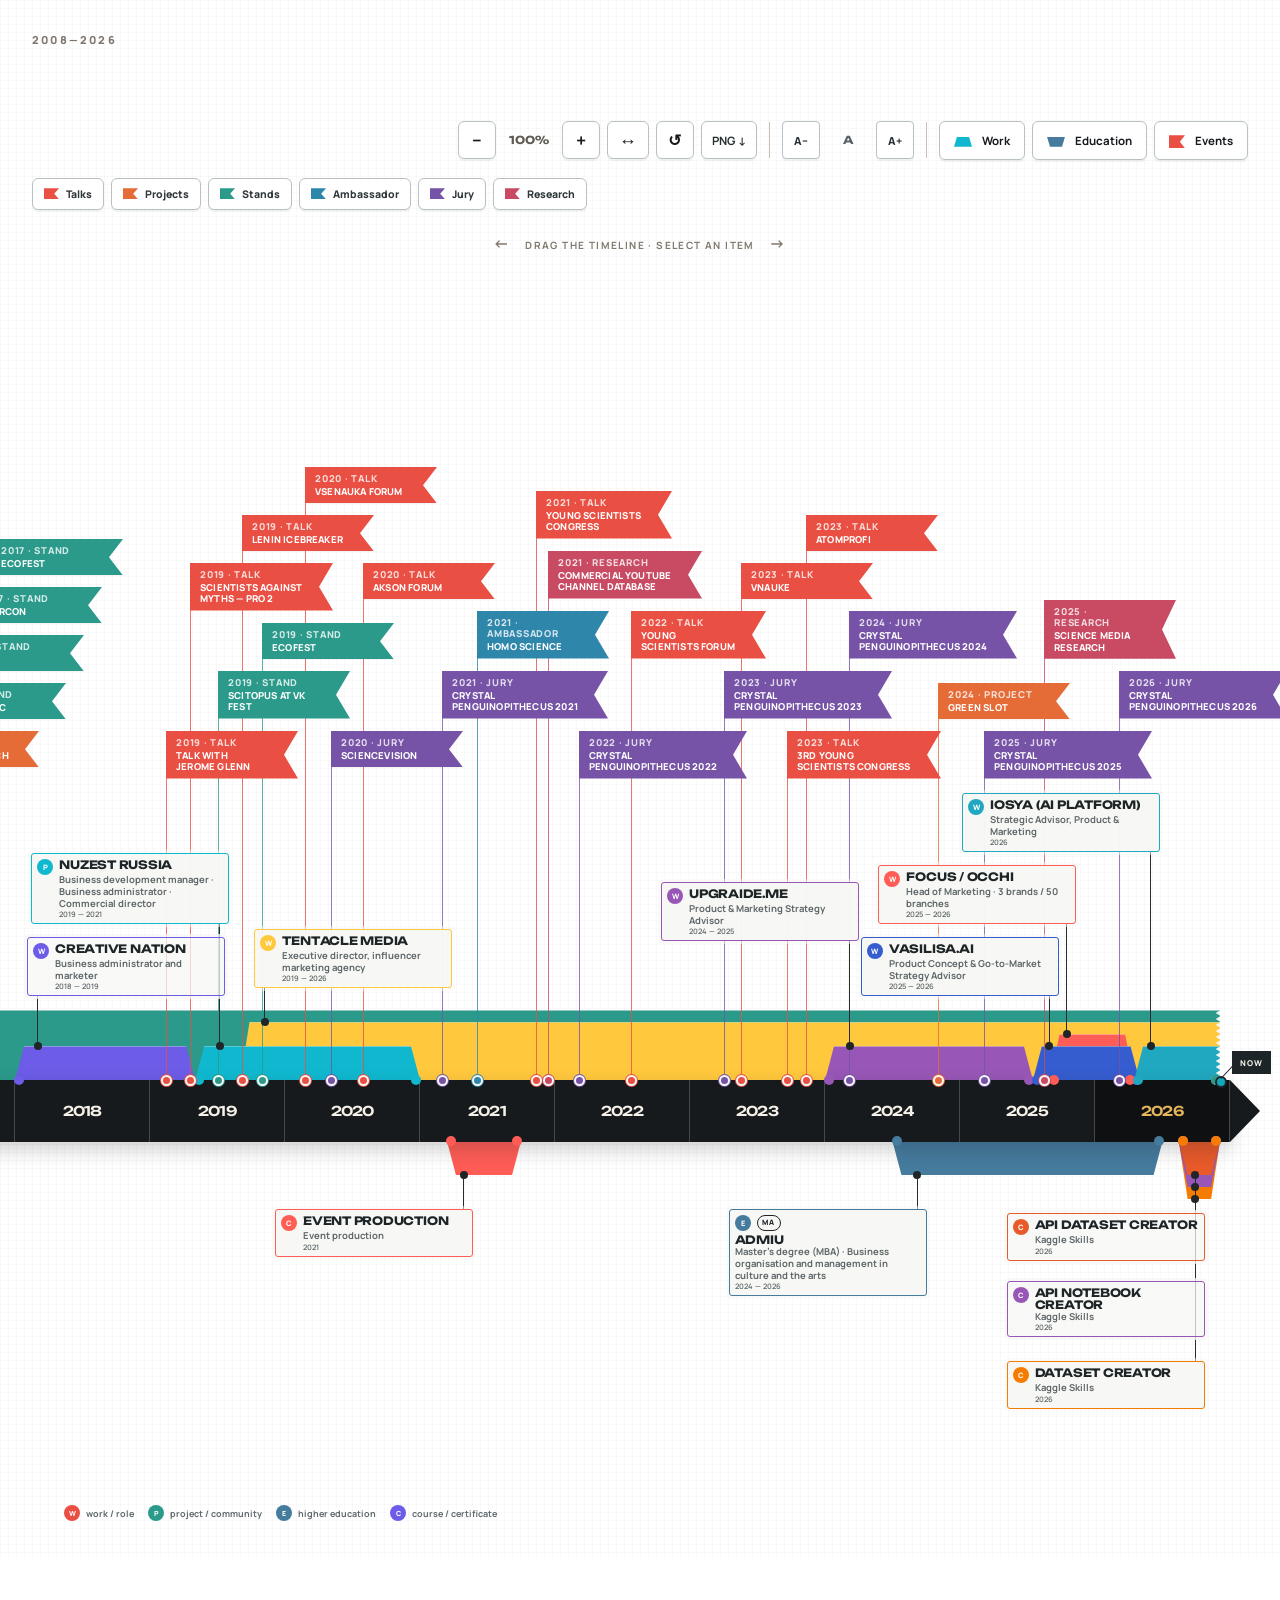
<file: chronicle-en.html>
<!doctype html> <html lang="en"><head><meta charset="utf-8"><meta name="viewport" content="width=device-width,initial-scale=1"><link href="assets/bc0bc92da5d041c7f7.css?v=525926cf2aca74ac" rel="stylesheet"><style>:root{--ink:#171a1d;--dark:#171a1d;--paper:#f7f8f5;--paper-2:#edf0ed;--cobalt:#2956a3;--ochre:#d19a2a;--sage:#77927d;--brick:#b95c43;--plum:#66526f;--sky:#769bb6;--grid:rgba(25,58,70,.045);--axis-y:560px}*{box-sizing:border-box}html{scroll-behavior:smooth}body{margin:0;background:var(--paper);color:var(--ink);font-family:Manrope,Arial,sans-serif}a{color:inherit}button{font-family:inherit}.hero{min-height:450px;background:var(--dark);color:#f7f8f5;display:grid;grid-template-columns:1.05fr 1fr;grid-template-rows:1fr auto;padding:58px clamp(24px,5vw,84px) 32px;gap:40px 8vw;position:relative;overflow:hidden}.hero:after{content:"";position:absolute;width:360px;height:360px;border:1px solid rgba(255,255,255,.12);border-radius:50%;right:-110px;top:-145px;box-shadow:0 0 0 55px rgba(255,255,255,.025),0 0 0 56px rgba(255,255,255,.09)}.hero__identity{display:flex;align-items:center;gap:30px;z-index:1}.portrait-wrap{position:relative;flex:0 0 auto}.portrait{width:140px;height:140px;object-fit:cover;border-radius:50%;filter:grayscale(1);border:7px solid rgba(255,255,255,.09)}.status-dot{width:22px;height:22px;background:#95b997;border:5px solid var(--dark);border-radius:50%;position:absolute;right:6px;bottom:10px}.eyebrow{margin:0 0 14px;font-size:11px;letter-spacing:.2em;font-weight:800;color:#d7aa54}.eyebrow--dark{color:#7e766b}h1{font:700 clamp(42px,5vw,76px)/.94 Unbounded,sans-serif;letter-spacing:-.05em;margin:0}.hero__role{font-size:15px;color:#aeb8ba;margin:19px 0 0}.hero__pitch{align-self:center;z-index:1}.hero__pitch>p{font-size:clamp(20px,2vw,29px);line-height:1.45;margin:0 0 30px}.hero__pitch b{color:#e1b55e}.contact-row{display:flex;gap:20px;flex-wrap:wrap}.contact-row a{font-size:12px;text-decoration:none;border-bottom:1px solid #607074;padding-bottom:4px;color:#c7cecf}.contact-row a:hover{color:#fff;border-color:#fff}.hero__meta{grid-column:1/-1;border-top:1px solid #49565a;padding-top:24px;display:flex;justify-content:space-between;text-transform:uppercase;font-size:10px;letter-spacing:.16em;color:#aeb8ba;z-index:1}.map-section{position:relative;padding:58px 0 38px;background-color:var(--paper);background-image:linear-gradient(var(--grid) 1px,transparent 1px),linear-gradient(90deg,var(--grid) 1px,transparent 1px),linear-gradient(rgba(25,58,70,.018) 1px,transparent 1px),linear-gradient(90deg,rgba(25,58,70,.018) 1px,transparent 1px);background-size:24px 24px,24px 24px,6px 6px,6px 6px;overflow:hidden}.chronicle-switcher{margin:0 clamp(24px,5vw,84px) 28px;display:flex;flex-direction:column;align-items:stretch;gap:7px;width:168px}.chronicle-switcher>span{margin:0 0 3px;font:800 10px Unbounded;letter-spacing:.12em;text-transform:uppercase;color:#746d64}.chronicle-switcher a{padding:9px 12px;border:1px solid #b8c0c0;border-radius:6px;background:rgba(255,255,255,.82);box-shadow:0 2px 0 rgba(29,37,41,.06);color:#30383c;text-decoration:none;font:750 10.5px Manrope}.chronicle-switcher a:hover{background:#fff;border-color:#80786d}.chronicle-switcher a.active{border-color:#1d2529;background:#1d2529;color:#f7f8f5}.section-heading{padding:0 clamp(24px,5vw,84px);display:flex;justify-content:space-between;align-items:flex-start;gap:30px}.profile-card h2,.section-heading h2{font:700 clamp(32px,4.2vw,60px)/1.02 Unbounded,sans-serif;letter-spacing:-.05em;margin:0}.map-section .section-heading h2{font-size:clamp(28px,3.2vw,45px)}.control-deck{display:flex;flex-direction:column;align-items:flex-end;gap:8px;width:min(760px,62vw)}.control-row{width:100%}.control-row--primary{display:grid;grid-template-columns:max-content minmax(26px,1fr) max-content;align-items:center;column-gap:12px}.control-row--primary:after{content:"";grid-column:2;grid-row:1;justify-self:center;width:1px;height:36px;background:#c8c0b4}.controls,.zoom-controls{display:flex;gap:7px;align-items:center;flex-wrap:wrap}.control-row--primary .zoom-controls{grid-column:1}.control-row--primary .controls{grid-column:3;justify-content:flex-end}.filter,.reset-view,.zoom-controls button{border:1px solid #b8c0c0;background:rgba(255,255,255,.82);border-radius:6px;padding:11px 14px;font:700 11.5px Manrope;color:var(--ink);cursor:pointer;box-shadow:0 2px 0 rgba(29,37,41,.06)}.filter:hover,.reset-view:hover,.zoom-controls button:hover{background:#fff;border-color:#80786d}.filter:not(.active){opacity:.35}.filter-icon{display:inline-block;width:18px;height:10px;margin-right:8px;vertical-align:middle;background:#10b8cf;clip-path:polygon(3px 0,calc(100% - 3px) 0,100% 100%,0 100%)}.filter-icon--education{background:#457b9d;clip-path:polygon(0 0,100% 0,calc(100% - 3px) 100%,3px 100%)}.filter-icon--event{width:16px;height:13px;background:#e94f43;clip-path:polygon(0 0,100% 0,68% 50%,100% 100%,0 100%)}.zoom-controls{padding-right:0}.zoom-controls button{font-size:18px;line-height:1;min-width:38px;min-height:38px;padding:7px 11px}.zoom-controls output{min-width:52px;text-align:center;font:700 11px Unbounded;color:#5f5a52}.reset-view{font-size:16px!important}.map-instructions{font-size:10px;letter-spacing:.14em;text-transform:uppercase;font-weight:700;color:#81796e;text-align:center;margin:22px 0 8px}.map-instructions span{font-size:16px;margin:0 11px}.timeline-viewport{overflow-x:auto;overflow-y:hidden;scrollbar-width:auto;scrollbar-color:auto;cursor:grab;outline:0;scroll-behavior:auto;overscroll-behavior-x:contain}.timeline-viewport.dragging{cursor:grabbing}.timeline{position:relative;height:900px;margin:0 36px;transition:none}.timeline__grid{position:absolute;inset:0;background-image:linear-gradient(90deg,transparent calc(100% - 1px),rgba(29,37,41,.09) 0);background-size:var(--year-width,130px) 100%;pointer-events:none}.year-axis{position:absolute;left:0;right:0;top:var(--axis-y);height:62px;background:var(--dark);color:#f5f1e8;display:flex;z-index:25;box-shadow:0 8px 20px rgba(23,26,29,.2)}.year-axis:after{content:"";position:absolute;right:-30px;top:0;border-top:31px solid transparent;border-bottom:31px solid transparent;border-left:30px solid var(--dark)}.year{flex:0 0 var(--year-width,130px);min-width:0;border-right:1px solid #43484c;display:flex;align-items:center;justify-content:center;font:600 var(--year-font-size,13.5px) Unbounded;letter-spacing:-.06em;white-space:nowrap;overflow:visible}.year.current{background:#0e1012;color:#e5b55b;position:relative;justify-content:center;padding-left:0}.year.current:after{content:none}.education-layer,.milestone-layer,.work-layer{position:absolute;inset:0;pointer-events:none}.timeline-item{position:absolute;border:0;cursor:pointer;pointer-events:auto;appearance:none;transition:filter .18s ease,opacity .18s ease}.timeline-item.hidden{opacity:0;pointer-events:none}.education-file,.work-file{--band-height:calc(34px + (var(--lane) * 12px));height:var(--band-height);padding:0;background:0 0;overflow:visible;z-index:auto;text-align:left;pointer-events:none}.education-file .edge-dot,.education-file .item-label,.education-file .ribbon-fill,.work-file .edge-dot,.work-file .item-label,.work-file .ribbon-fill{pointer-events:auto}.work-file{top:calc(var(--axis-y) - var(--band-height))}.education-file{top:calc(var(--axis-y) + 61px)}.ribbon-fill{position:absolute;inset:0;background:var(--file-color);clip-path:polygon(9px 0,calc(100% - 9px) 0,100% 100%,0 100%);box-shadow:inset 0 1px rgba(255,255,255,.4);z-index:calc(12 - var(--lane));transition:transform .2s ease,filter .2s ease}.work-file.ongoing .ribbon-fill{clip-path:polygon(9px 0,100% 0,100% 100%,0 100%)}.work-file.ongoing .ribbon-fill:after{content:"";position:absolute;top:0;right:-1px;width:5px;height:100%;background-image:url("data:image/svg+xml,%3Csvg xmlns='http://www.w3.org/2000/svg' width='5' height='6' viewBox='0 0 5 6'%3E%3Cpath d='M5 0L0 3L5 6Z' fill='%23f7f8f5' stroke='%23f7f8f5' stroke-width='.35' stroke-linejoin='round'/%3E%3C/svg%3E");background-size:5px 6px;background-repeat:repeat-y;pointer-events:none}.education-file .ribbon-fill{clip-path:polygon(0 0,100% 0,calc(100% - 9px) 100%,9px 100%)}.education-file.ongoing .ribbon-fill{clip-path:polygon(0 0,100% 0,100% 100%,9px 100%)}.edge-dot{position:absolute;width:10px;height:10px;border-radius:50%;background:var(--file-color);bottom:-5px;z-index:31;transition:transform .2s ease}.edge-dot--start{left:-1px}.edge-dot--end{right:-1px}.education-file .edge-dot{top:-5px;bottom:auto}.leader{position:absolute;left:var(--leader-x,28px);border-left:1px solid #252b2d;z-index:39;pointer-events:none;transition:transform .2s ease}.leader-dot{position:absolute;left:calc(var(--leader-x,28px) - 3.5px);width:8px;height:8px;border-radius:50%;background:#202628;z-index:45;pointer-events:none;transition:transform .2s ease}.work-file .leader{top:auto;bottom:var(--band-height);height:calc(var(--label-base,0px) + 34px + var(--label-rise))}.work-file .leader-dot{top:auto;bottom:calc(var(--band-height) - 4px)}.education-file .leader{top:var(--band-height);height:calc(var(--label-base,0px) + 34px + var(--label-rise))}.education-file .leader-dot{top:calc(var(--band-height) - 4px)}.item-label{position:absolute;left:var(--label-left,20px);bottom:calc(var(--band-height) + var(--label-base,0px) + 34px + var(--label-rise));display:grid;grid-template-columns:16px minmax(0,1fr);column-gap:6px;align-items:start;width:198px;color:#1e2527;padding:3px 5px;background:rgba(247,248,245,.94);border:1px solid var(--file-color);box-shadow:0 0 0 3px rgba(247,248,245,.92);z-index:40;isolation:isolate;overflow:visible;pointer-events:auto;transition:transform .2s ease}.education-file .item-label{top:calc(var(--band-height) + var(--label-base,0px) + 34px + var(--label-rise));bottom:auto}.item-type{grid-column:1;grid-row:1;display:grid;place-items:center;width:16px;height:16px;border-radius:50%;margin:0;background:var(--file-color);color:#fff;font:800 7.4px Manrope}.degree-badge{grid-column:2;grid-row:1;justify-self:start;align-self:center;border:1px solid #1e2527;border-radius:9px;padding:1px 4px;background:rgba(247,248,245,.96);font:800 7px/1 Manrope;letter-spacing:.08em;color:#1e2527}.item-label.has-degree strong{grid-column:1/-1;grid-row:2;margin-top:3px}.item-label.has-degree small{grid-column:1/-1;grid-row:3;margin-top:0}.item-label strong{grid-column:2;grid-row:1;min-width:0;font:700 11.5px/1.06 Unbounded;letter-spacing:-.02em;text-transform:uppercase}.item-label small{grid-column:2;grid-row:2;display:block;margin:-1px 0 0;color:#5f6769}.item-role{display:block;font:650 9.5px/1.22 Manrope}.item-period{display:block;margin-top:1px;font:600 7.5px/1.2 Manrope}.work-file.label-hover .edge-dot,.work-file.label-hover .ribbon-fill,.work-file:hover .edge-dot,.work-file:hover .ribbon-fill{filter:saturate(1.12) brightness(1.03);transform:translateY(-4px)}.work-file.label-hover .item-label,.work-file.label-hover .leader,.work-file.label-hover .leader-dot,.work-file:hover .item-label,.work-file:hover .leader,.work-file:hover .leader-dot{transform:translateY(-4px)}.education-file.label-hover .edge-dot,.education-file.label-hover .leader,.education-file.label-hover .ribbon-fill,.education-file:hover .edge-dot,.education-file:hover .leader,.education-file:hover .ribbon-fill{filter:saturate(1.12) brightness(1.03);transform:translateY(4px)}.education-file.label-hover .item-label,.education-file.label-hover .leader,.education-file.label-hover .leader-dot,.education-file:hover .item-label,.education-file:hover .leader,.education-file:hover .leader-dot{transform:translateY(4px)}.side-project-file{top:calc(var(--axis-y) - 13px);height:12px;padding:0;background:0 0;overflow:visible;z-index:17;text-align:left}.project-thread-line{position:absolute;left:5px;right:5px;top:6px;height:2px;background:repeating-linear-gradient(90deg,var(--file-color) 0 8px,transparent 8px 13px);opacity:.82;transition:transform .2s ease,opacity .2s ease}.side-project-dot{position:absolute;top:2px;width:10px;height:10px;border-radius:50%;background:var(--paper);border:2px solid var(--file-color);z-index:2;transition:transform .2s ease}.side-project-dot--start{left:-1px}.side-project-dot--end{right:-1px}.project-thread-tag{position:absolute;left:0;bottom:12px;display:flex;align-items:baseline;gap:6px;padding:2px 5px 3px 6px;border-left:2px solid var(--file-color);background:rgba(247,248,245,.9);color:#266f69;white-space:nowrap;z-index:3;transition:transform .2s ease}.project-thread-tag strong{font:750 8.5px/1 Unbounded;text-transform:uppercase}.project-thread-tag small{font:700 7.2px/1 Manrope;letter-spacing:.04em}.side-project-file.legend-hover .project-thread-line,.side-project-file.legend-hover .project-thread-tag,.side-project-file.legend-hover .side-project-dot,.side-project-file:hover .project-thread-line,.side-project-file:hover .project-thread-tag,.side-project-file:hover .side-project-dot{transform:translateY(-3px)}.side-project-file.legend-hover .project-thread-line,.side-project-file:hover .project-thread-line{opacity:1}.event-pin{top:var(--pin-top);height:calc(var(--axis-y) - var(--pin-top));width:1px;padding:0;background:0 0;overflow:visible;z-index:auto}.event-line{position:absolute;left:0;top:calc(var(--flag-height,36px) - 1px);bottom:0;width:1px;background:var(--pin-color);opacity:.78;z-index:9;pointer-events:none;transition:transform .18s ease,filter .15s ease}.event-dot{position:absolute;left:-5px;bottom:-6px;width:11px;height:11px;border-radius:50%;background:var(--pin-color);border:2px solid var(--paper);box-shadow:0 0 0 1px var(--pin-color);z-index:52;pointer-events:auto;transition:transform .18s ease,filter .18s ease}.event-flag{position:absolute;top:0;left:0;width:var(--flag-width,132px);min-height:36px;padding:6px 18px 6px 10px;background:var(--pin-color);color:#fff;font:750 8.7px/1.18 Manrope;letter-spacing:.02em;text-transform:uppercase;text-align:left;clip-path:polygon(0 0,100% 0,calc(100% - 14px) 50%,100% 100%,0 100%);filter:drop-shadow(0 2px 2px rgba(29,37,41,.12));z-index:30;transition:transform .18s ease,filter .15s ease}.event-flag:before{content:none}.event-kind{display:block;color:rgba(255,255,255,.8);font-size:9.5px;letter-spacing:.08em;margin-bottom:2px}.event-flag>span{display:block;white-space:normal}.event-pin:hover .event-dot,.event-pin:hover .event-flag,.event-pin:hover .event-line{transform:translateY(-4px)}.event-pin:hover .event-flag{filter:saturate(1.12) brightness(1.04) drop-shadow(0 4px 3px rgba(29,37,41,.18))}.event-pin:hover .event-dot{filter:saturate(1.12) brightness(1.04)}.now-marker{position:absolute;top:calc(var(--axis-y) - 29px);height:29px;border-left:0;z-index:32;pointer-events:none}.now-marker:before{content:"";position:absolute;top:25px;left:-5px;width:8px;height:8px;background:#10a9bc;border:2px solid #1d2529;border-radius:50%}.now-marker:after{content:"";position:absolute;top:27px;left:1px;width:17px;border-top:1px solid #1d2529;transform:rotate(-47deg);transform-origin:left center}.now-marker span{position:absolute;top:0;left:12px;background:#1d2529;color:#f5f1e8;padding:6px 8px;font-size:8px;font-weight:800;letter-spacing:.12em;white-space:nowrap}.flag-filters{width:max-content;max-width:100%;padding:0;display:flex;align-items:center;justify-content:flex-end;gap:7px;flex-wrap:wrap}.flag-filters__label{margin-right:3px;font:800 9px Unbounded;letter-spacing:.12em;text-transform:uppercase;color:#677078}.event-filter{border:1px solid #b8c0c0;background:rgba(255,255,255,.82);color:#30383c;border-radius:6px;padding:8px 11px;font:750 10.5px Manrope;cursor:pointer;box-shadow:0 2px 0 rgba(29,37,41,.06);transition:background .18s,border-color .18s,opacity .18s}.event-filter:hover{background:#fff;border-color:#80786d}.event-filter:before{content:"";display:inline-block;width:15px;height:11px;margin-right:7px;vertical-align:-1px;background:var(--kind-color);clip-path:polygon(0 0,100% 0,68% 50%,100% 100%,0 100%)}.event-filter:not(.active){opacity:.35;filter:grayscale(.75)}.item-label:after{content:"";position:absolute;left:calc(var(--leader-x) - var(--label-left));width:1px;height:4px;background:#252b2d;z-index:1;pointer-events:none}.work-file .item-label:after{bottom:-4px}.education-file .item-label:after{top:-4px}.item-label strong{font-size:calc(11.5px * var(--map-font-scale,1))}.item-role{font-size:calc(9.5px * var(--map-font-scale,1))}.item-period{font-size:calc(7.5px * var(--map-font-scale,1))}.event-flag{font-size:calc(9.5px * var(--map-font-scale,1))}.event-kind{font-size:calc(9.5px * var(--map-font-scale,1))}.map-font-controls{position:absolute;right:clamp(18px,3vw,48px);bottom:48px;display:flex;align-items:center;gap:5px;padding:6px;background:rgba(247,248,245,.94);border:1px solid #b8c0c0;border-radius:7px;box-shadow:0 3px 12px rgba(29,37,41,.1);z-index:35}.map-font-controls button{border:0;background:0 0;color:#273134;min-width:34px;height:30px;border-radius:4px;font:800 12px Manrope;cursor:pointer}.map-font-controls button:hover{background:#e8e2d7}.map-font-controls output{min-width:46px;text-align:center;font:800 11px Unbounded;color:#596166}.item-label:after{content:"";position:absolute;left:calc(var(--leader-x) - var(--label-left));width:1px;height:3px;background:#252b2d;z-index:2;pointer-events:none}.work-file .item-label:after{bottom:-3px}.education-file .item-label:after{top:-3px}.item-label:hover{z-index:80}.timeline-item:has(.item-label:hover){z-index:70}.degree-badge,.item-type{position:relative;cursor:default}.degree-badge:after,.item-type:after{content:attr(data-tooltip);position:absolute;left:50%;bottom:calc(100% + 7px);transform:translate(-50%,3px);width:max-content;max-width:150px;padding:5px 7px;border-radius:4px;background:#202628;color:#f7f8f5;font:700 8px/1.15 Manrope;letter-spacing:.02em;opacity:0;pointer-events:none;transition:opacity .14s ease,transform .14s ease;z-index:100}.degree-badge:hover:after,.item-type:hover:after{opacity:1;transform:translate(-50%,0)}.item-label strong{font-size:calc(11.5px * var(--map-font-scale,1))}.item-role{font-size:calc(9.5px * var(--map-font-scale,1))}.item-period{font-size:calc(7.5px * var(--map-font-scale,1))}.event-flag{font-size:calc(9.5px * var(--map-font-scale,1))}.event-kind{font-size:calc(9.5px * var(--map-font-scale,1))}.map-font-controls{position:absolute;right:clamp(18px,3vw,48px);bottom:48px;display:flex;align-items:center;gap:5px;padding:6px;background:rgba(247,248,245,.94);border:1px solid #b8c0c0;border-radius:7px;box-shadow:0 3px 12px rgba(29,37,41,.1);z-index:35}.map-font-controls button{border:0;background:0 0;color:#273134;min-width:34px;height:30px;border-radius:4px;font:800 12px Manrope;cursor:pointer}.map-font-controls button:hover{background:#e8e2d7}.map-font-controls output{min-width:46px;text-align:center;font:800 11px Unbounded;color:#596166}.map-key{display:flex;gap:14px;flex-wrap:wrap;padding:10px clamp(24px,5vw,84px) 18px;color:#606a6d;font:700 9px/1.25 Manrope}.map-key span{display:flex;align-items:center;gap:6px}.map-key i{display:grid;place-items:center;width:16px;height:16px;border-radius:50%;background:#4e82b8;color:#fff;font:800 7px Manrope;font-style:normal}.map-key span:first-child i{background:#e94f43}.map-key span:nth-child(2) i{background:#2b9a8b}.map-key span:nth-child(3) i{background:#457b9d}.map-key span:nth-child(4) i{background:#6c5ce7}.numbers{display:grid;grid-template-columns:repeat(4,1fr);background:var(--dark);color:#f7f8f5;padding:0 clamp(24px,5vw,84px)}.numbers article{padding:52px 28px;border-right:1px solid #4b585d}.numbers article:last-child{border:0}.numbers strong{display:block;font:700 clamp(30px,3vw,48px) Unbounded;color:#dfb15a;letter-spacing:-.05em}.numbers span{font-size:12px;color:#aeb8ba;line-height:1.5}.profile-grid{padding:90px clamp(24px,5vw,84px);display:grid;grid-template-columns:1.35fr .85fr .8fr;gap:16px}.profile-card{background:#fbf8f1;padding:40px;min-height:410px;border:1px solid #ded6ca}.profile-card--lead p:not(.eyebrow){max-width:680px;line-height:1.75;color:#595650}.chips{display:flex;gap:7px;flex-wrap:wrap;margin-top:35px}.chips span{border:1px solid #cfc6b9;border-radius:4px;padding:8px 12px;font-size:10px;font-weight:700}.big-list{list-style:none;margin:10px 0 0;padding:0}.big-list li{display:flex;align-items:center;gap:18px;padding:18px 0;border-bottom:1px solid #ded6ca}.big-list b{font:600 13px Unbounded;color:var(--cobalt)}.big-list span{font-weight:700;font-size:13px}.profile-card--accent{background:var(--dark);color:#fff;display:flex;flex-direction:column;border-color:var(--dark)}.profile-card--accent h3{font:700 28px/1.1 Unbounded;margin:10px 0}.profile-card--accent p:not(.eyebrow){font-size:13px;line-height:1.7}.arrow-link{margin-top:auto;font-size:12px;font-weight:800;text-decoration:none;border-bottom:1px solid currentColor;width:max-content;padding-bottom:4px}.projects-section{padding:30px 0 100px}.project-list{margin-top:50px;border-top:1px solid #c9c0b4}.project-row{display:grid;grid-template-columns:70px 1fr 1.5fr 30px;gap:25px;align-items:center;text-decoration:none;padding:28px clamp(24px,5vw,84px);border-bottom:1px solid #c9c0b4;transition:.2s background}.project-row:hover{background:#dfc27c}.project-row>b{font:600 12px Unbounded;color:#81796e}.project-row h3{font:700 20px Unbounded;margin:0}.project-row p{font-size:12px;color:#625d56}.project-row span{font-size:22px}.resume-band{margin:0 clamp(24px,5vw,84px) 90px;display:grid;grid-template-columns:1.35fr repeat(2,1fr);border-top:1px solid #c9c0b4;border-left:1px solid #c9c0b4;background:#fbf8f1}.resume-band article{min-height:190px;padding:28px;border-right:1px solid #c9c0b4;border-bottom:1px solid #c9c0b4}.resume-band__lead{grid-row:span 3;display:flex;flex-direction:column;justify-content:center;background:var(--dark);color:#f7f8f5}.resume-band__lead .eyebrow{color:#d7aa54}.resume-band__lead h2{font:700 clamp(25px,3vw,42px)/1.05 Unbounded;margin:0 0 18px;letter-spacing:-.045em}.resume-band__lead p:last-child{color:#aeb8ba;line-height:1.55}.resume-band article>span{display:block;font-size:8px;font-weight:800;letter-spacing:.18em;color:#837b70;margin-bottom:20px}.resume-band article>strong{display:block;font:700 clamp(20px,2.3vw,32px)/1.05 Unbounded;letter-spacing:-.04em}.resume-band article>p{font-size:11px;line-height:1.55;color:#625d56;margin:14px 0 0}footer{background:var(--dark);color:#9ca7a9;display:flex;justify-content:space-between;padding:28px clamp(24px,5vw,84px);font-size:10px;letter-spacing:.06em}.detail-panel{position:fixed;left:50%;top:50%;width:min(640px,calc(100vw - 32px));max-height:min(760px,calc(100vh - 40px));background:#f9f5ec;z-index:1001;padding:48px 52px;border:1px solid #8e867b;border-top:9px solid var(--cobalt);border-radius:4px;transform:translate(-50%,-45%) scale(.96);opacity:0;pointer-events:none;transition:.25s;box-shadow:0 26px 70px rgba(18,25,28,.32);overflow:auto}.detail-panel:before{content:"ARCHIVE / DETAIL";position:absolute;right:52px;top:18px;font:700 8px Unbounded;letter-spacing:.15em;color:#8a8175}.detail-panel.open{transform:translate(-50%,-50%) scale(1);opacity:1;pointer-events:auto}.detail-panel__close{position:absolute;right:18px;top:30px;border:1px solid #bcb4a8;background:#fffaf1;width:32px;height:32px;border-radius:50%;font-size:23px;line-height:1;cursor:pointer}.detail-panel__type{font-size:9px;letter-spacing:.16em;font-weight:800;color:var(--brick);text-transform:uppercase}.detail-panel h2{font:700 30px/1.08 Unbounded;margin:15px 0;max-width:85%}.detail-panel__period{color:#777067;font-size:11px}.detail-panel__role{font-weight:800;font-size:14px;border-top:1px solid #d3cabe;padding-top:18px}.detail-panel ul{padding-left:18px;line-height:1.65;font-size:13px;color:#4d4a45}.detail-panel .arrow-link{display:block;margin-top:26px}.scrim{position:fixed;inset:0;background:rgba(20,29,33,.57);backdrop-filter:blur(2px);z-index:1000;opacity:0;pointer-events:none;transition:.25s}.scrim.show{opacity:1;pointer-events:auto}@media(max-width:1000px){.hero{grid-template-columns:1fr}.hero__meta{grid-column:1}.profile-grid{grid-template-columns:1fr 1fr}.profile-card--lead{grid-column:1/-1}.numbers{grid-template-columns:1fr 1fr}.section-heading{align-items:flex-start;flex-direction:column}.control-deck{width:100%}.resume-band{grid-template-columns:1fr 1fr}.resume-band__lead{grid-column:1/-1;grid-row:auto;min-height:250px}}@media(max-width:640px){.hero{padding-top:35px}.hero__identity{align-items:flex-start;gap:18px}.portrait{width:86px;height:86px;border-width:4px}h1{font-size:34px}.hero__pitch>p{font-size:18px}.hero__meta{display:grid;grid-template-columns:1fr 1fr;gap:12px}.controls{flex-wrap:wrap}.zoom-controls{border-left:0;padding-left:0}.numbers,.profile-grid,.resume-band{grid-template-columns:1fr}.numbers article{border-right:0;border-bottom:1px solid #4b585d;padding-left:0}.profile-card{padding:28px;min-height:auto}.profile-card--lead{grid-column:auto}.project-row{grid-template-columns:38px 1fr 25px}.project-row p{display:none}.project-row h3{font-size:15px}.timeline{margin-left:14px}.detail-panel{padding:48px 26px 32px}.map-instructions{text-align:left;padding-left:24px}.resume-band__lead{grid-column:auto}}@media(prefers-reduced-motion:reduce){*{scroll-behavior:auto!important;transition:none!important}}.control-deck{width:max-content;max-width:72vw;margin-left:auto}.control-row--primary{width:max-content;grid-template-columns:max-content 1px max-content 1px max-content;margin-left:auto}.control-row--primary:after{content:none}.control-divider{width:1px;height:36px;background:#c8c0b4}.control-row--primary .controls,.control-row--primary .zoom-controls{grid-column:auto}.control-row--primary .controls{justify-content:flex-end}.map-font-controls{position:static;display:flex;align-items:center;gap:5px;padding:0;background:0 0;border:0;box-shadow:none;z-index:35}.map-font-controls button{border:0;background:0 0;color:#273134;min-width:34px;height:30px;border-radius:4px;font:800 12px Manrope;cursor:pointer}.map-font-controls button:hover{background:#e8e2d7}.map-font-controls output{min-width:46px;text-align:center;font:800 11px Unbounded;color:#596166}.zoom-controls .download-png{border:1px solid #b8c0c0;background:rgba(255,255,255,.82);border-radius:6px;padding:7px 10px;min-width:auto;min-height:38px;color:#273134;font:700 11.5px Manrope;letter-spacing:.02em;cursor:pointer;box-shadow:0 2px 0 rgba(29,37,41,.06);display:inline-grid;place-items:center;text-decoration:none}.zoom-controls .download-png:hover{background:#fff;border-color:#80786d}.zoom-controls .download-png:disabled{opacity:.6;cursor:wait}.is-exporting .chronicle-switcher,.is-exporting .control-deck,.is-exporting .map-instructions{display:none!important}.year{cursor:pointer;transition:background .18s,color .18s}.year:hover{background:#343a3d;color:#fff}.event-pin.year-hover .event-dot,.event-pin.year-hover .event-flag,.event-pin.year-hover .event-line,.event-pin:hover .event-dot,.event-pin:hover .event-flag,.event-pin:hover .event-line{transform:translateY(-4px)}.event-pin.year-hover .event-flag,.event-pin:hover .event-flag{filter:saturate(1.12) brightness(1.04) drop-shadow(0 4px 3px rgba(29,37,41,.18))}.event-pin.year-hover .event-dot,.event-pin:hover .event-dot{filter:saturate(1.12) brightness(1.04)}.event-title--penguin{line-height:1.18}.event-title--penguin>span{display:block;white-space:nowrap;font-size:calc(7.7px * var(--map-font-scale,1));letter-spacing:.01em}.work-file.year-hover .edge-dot,.work-file.year-hover .ribbon-fill{filter:saturate(1.12) brightness(1.03);transform:translateY(-4px)}.work-file.year-hover .item-label,.work-file.year-hover .leader,.work-file.year-hover .leader-dot{transform:translateY(-4px)}.education-file.year-hover .edge-dot,.education-file.year-hover .ribbon-fill{filter:saturate(1.12) brightness(1.03);transform:translateY(4px)}.education-file.year-hover .item-label,.education-file.year-hover .leader,.education-file.year-hover .leader-dot{transform:translateY(4px)}.milestone-layer{z-index:36}.event-pin{z-index:auto}.event-line{width:1px;background:var(--pin-color);opacity:.78;z-index:1}.event-flag{z-index:10}.event-dot{z-index:20}.event-flag{padding-right:30px}.work-file.ongoing .ribbon-fill:after{background-image:url("data:image/svg+xml,%3Csvg xmlns='http://www.w3.org/2000/svg' width='5' height='6' viewBox='0 0 5 6'%3E%3Cpath d='M5 0L0 3L5 6Z' fill='%23f7f8f5' stroke='%23f7f8f5' stroke-width='.35' stroke-linejoin='round'/%3E%3C/svg%3E");background-size:5px 6px;background-repeat:repeat-y}.edge-dot{z-index:31;pointer-events:auto}.leader-dot{z-index:45}.event-dot{z-index:70}.degree-badge{min-width:24px;height:16px;box-sizing:border-box;display:grid;place-items:center;padding:0;font-size:7.4px}.item-label{border-radius:3px;box-shadow:none}.item-label:after{content:none}.label-halo{position:absolute;left:calc(var(--label-left,20px) - 3px);bottom:calc(var(--band-height) + var(--label-base,0px) + 31px + var(--label-rise));width:calc(var(--label-width,210px) + 6px);height:calc(var(--label-height,56px) + 6px);background:rgba(247,248,245,.92);border-radius:5px;z-index:38;pointer-events:none}.education-file .label-halo{top:calc(var(--band-height) + var(--label-base,0px) + 31px + var(--label-rise));bottom:auto}.flag-filters{width:max-content;margin-left:auto;justify-content:flex-end}.map-font-controls button{border:1px solid #b8c0c0;background:rgba(255,255,255,.82);box-shadow:0 2px 0 rgba(29,37,41,.06);min-width:38px;height:38px;font-size:11px}.map-font-controls button:hover{background:#fff;border-color:#80786d}.section-heading{align-items:flex-start;padding-left:clamp(24px,5vw,84px)}.control-deck{flex:1 1 560px;width:auto;max-width:min(900px,100%);min-width:0}.control-row--primary{width:max-content;max-width:100%;grid-template-columns:max-content 1px max-content 1px max-content;margin-left:auto}.control-row--primary .controls{min-width:0;flex-wrap:wrap}.flag-filters{width:100%;max-width:100%;margin:10px 0 0;justify-content:flex-end;align-content:flex-start}.event-filter{flex:0 0 auto}@media(max-width:1180px){.control-row--primary{grid-template-columns:max-content 1px max-content minmax(0,1fr)}.control-row--primary .control-divider:nth-of-type(2){display:none}}@media(max-width:820px){.chronicle-switcher{width:auto;margin:0 24px 22px;flex-direction:row;flex-wrap:wrap}.section-heading{padding-left:clamp(24px,5vw,84px)}.control-row--primary{display:flex;justify-content:flex-start;flex-wrap:wrap}.control-divider{display:none!important}.control-deck{flex-basis:100%}.flag-filters{justify-content:flex-start}}@media(max-width:1500px){.section-heading{flex-direction:column;gap:18px}.control-deck{align-self:stretch;max-width:none;width:100%;margin-left:0}.control-row--primary{width:max-content;margin-left:0;grid-template-columns:max-content 1px max-content 1px max-content}.flag-filters{justify-content:flex-start}}.timeline,.timeline-viewport{background-color:transparent!important;background-image:none!important}.timeline__grid{display:none!important}.timeline,.timeline-viewport{background-color:transparent!important;background-image:none!important}.timeline__grid{display:none!important}.timeline,.timeline-viewport{background-color:var(--paper);background-image:linear-gradient(var(--grid) 1px,transparent 1px),linear-gradient(90deg,var(--grid) 1px,transparent 1px),linear-gradient(rgba(25,58,70,.018) 1px,transparent 1px),linear-gradient(90deg,rgba(25,58,70,.018) 1px,transparent 1px);background-size:24px 24px,24px 24px,6px 6px,6px 6px}.timeline__grid{left:var(--timeline-gutter,72px);right:var(--timeline-end-gutter,var(--timeline-gutter,72px))}.year-axis{left:var(--timeline-gutter,72px);right:var(--timeline-end-gutter,var(--timeline-gutter,72px))}.label-halo{display:block}.item-label{padding:5px 5px 4px}.timeline,.timeline-viewport{background-color:var(--paper);background-image:linear-gradient(var(--grid) 1px,transparent 1px),linear-gradient(90deg,var(--grid) 1px,transparent 1px),linear-gradient(rgba(25,58,70,.018) 1px,transparent 1px),linear-gradient(90deg,rgba(25,58,70,.018) 1px,transparent 1px);background-size:24px 24px,24px 24px,6px 6px,6px 6px}.timeline__grid{left:var(--timeline-gutter,72px);right:var(--timeline-end-gutter,var(--timeline-gutter,72px))}.year-axis{left:var(--timeline-gutter,72px);right:var(--timeline-end-gutter,var(--timeline-gutter,72px))}.label-halo{display:block}body,html{margin:0;overflow-x:hidden}.map-section{padding-top:32px;padding-bottom:20px}</style><style>.map-section,body,html{background:0 0!important}</style><style>.map-section,body,html{background:0 0!important}</style><style>.map-section,body,html{background:0 0!important}</style><style>.map-section,body,html{background:0 0!important}</style><style id="chronicle-refinement">.map-section{background-image:linear-gradient(rgba(0,0,0,.025) 1px,transparent 1px),linear-gradient(90deg,rgba(0,0,0,.025) 1px,transparent 1px)!important;background-size:8px 8px!important}</style><link rel="stylesheet" href="dark-theme.css?v=816673077f72f2c0"><script src="theme.js?v=241f6cff55703b12"></script><meta name="robots" content="noindex, nofollow, noarchive, nosnippet, noimageindex"><meta name="googlebot" content="noindex, nofollow, noarchive, nosnippet, noimageindex"><meta name="bingbot" content="noindex, nofollow, noarchive, nosnippet, noimageindex"></head><body><section class="map-section" aria-labelledby="map-title"> <div class="section-heading"> <div> <p class="eyebrow eyebrow--dark">2008—2026</p> <h2 id="map-title">Professional chronicle</h2> </div> <div class="control-deck"> <div class="control-row control-row--primary"> <div class="zoom-controls" aria-label="Timeline zoom"> <button id="zoomOut" aria-label="Zoom out">−</button> <output id="zoomValue" aria-live="polite">100%</output> <button id="zoomIn" aria-label="Zoom in">+</button> <button id="zoomFit" title="Fit timeline" aria-label="Fit timeline">↔</button> <button class="reset-view" title="Reset filters and go to this year" aria-label="Reset filters and go to this year">↺</button> <a id="downloadPng" class="download-png" href="#" aria-label="Download chronicle as PNG">PNG ↓</a> </div> <span class="control-divider" aria-hidden="true"></span> <div class="map-font-controls" aria-label="Timeline text size"> <button id="fontDown" type="button" aria-label="Decrease text size">A−</button> <output id="fontValue" aria-live="polite">A</output> <button id="fontUp" type="button" aria-label="Increase text size">A+</button> </div> <span class="control-divider" aria-hidden="true"></span> <div class="controls" aria-label="Timeline filters"> <button class="filter active" data-filter="work"><i class="filter-icon filter-icon--work"></i> Work</button> <button class="filter active" data-filter="education"><i class="filter-icon filter-icon--education"></i> Education</button> <button class="filter active" data-filter="milestone"><i class="filter-icon filter-icon--event"></i> Events</button> </div> </div> <div class="flag-filters" aria-label="Event category filters"> <button class="event-filter active" data-kind="Talk" style="--kind-color:#e94f43">Talks</button> <button class="event-filter active" data-kind="Project" style="--kind-color:#e56b37">Projects</button> <button class="event-filter active" data-kind="Stand" style="--kind-color:#2b9a8b">Stands</button> <button class="event-filter active" data-kind="Ambassador" style="--kind-color:#2e86ab">Ambassador</button> <button class="event-filter active" data-kind="Jury" style="--kind-color:#7653a6">Jury</button> <button class="event-filter active" data-kind="Research" style="--kind-color:#c94b63">Research</button> </div> </div> </div> <div class="map-instructions"><span>←</span> Drag the timeline · select an item <span>→</span></div> <div class="timeline-viewport" id="timelineViewport" tabindex="0" aria-label="Interactive career timeline"> <div class="timeline" id="timeline"> <div class="timeline__grid"></div> <div class="milestone-layer" id="milestoneLayer"></div> <div class="work-layer" id="workLayer"></div> <div class="year-axis" id="yearAxis"></div> <div class="education-layer" id="educationLayer"></div> <div class="now-marker"><span>NOW</span></div> </div> </div> <aside class="map-key" aria-label="Legend"> <span><i>W</i> work / role</span> <span><i>P</i> project / community</span> <span><i>E</i> higher education</span> <span><i>C</i> course / certificate</span> </aside> </section><aside class="detail-panel" id="detailPanel" aria-hidden="true"> <button class="detail-panel__close" id="detailClose" aria-label="Close">×</button> <p class="detail-panel__type" id="detailType"></p> <h2 id="detailTitle"></h2> <p class="detail-panel__period" id="detailPeriod"></p> <p class="detail-panel__role" id="detailRole"></p> <ul id="detailBullets"></ul> <a id="detailLink" class="arrow-link" href="#" target="_blank" rel="noreferrer">Open project →</a> </aside> <div class="scrim" id="scrim"></div><script>const CHRONICLE_CONFIG=window.CHRONICLE_CONFIG||null,ARCHIVED=Boolean(CHRONICLE_CONFIG?.archived),START=CHRONICLE_CONFIG?.start??2008,END=CHRONICLE_CONFIG?.end??(new Date).getFullYear(),baseYearWidth=()=>Math.max(135,Math.min(155,window.innerWidth/9.5),(window.innerWidth-72)/(END-START+2.1));let BASE_YEAR_WIDTH=baseYearWidth();const liveDate=new Date,liveYear=liveDate.getFullYear(),NOW=CHRONICLE_CONFIG?.now??liveYear+(liveDate-new Date(liveYear,0,1))/(new Date(liveYear+1,0,1)-new Date(liveYear,0,1)),exportParams=new URLSearchParams(location.search),exportNumber=(e,t,a,o)=>{const i=Number(exportParams.get(e));return Number.isFinite(i)&&i>=a&&i<=o?i:t};let zoom=exportNumber("exportZoom",1,.06,2),mapTextScale=exportNumber("exportFont",1,.85,1.5);const palette={leadership:"#20a8c0",project:"#f8a820",operations:"#30b8a8",media:"#9857b6",retail:"#e84820",study:"#4e82b8",certificate:"#bec020"},scitopusBullets=["Развил SciTopus до сети со 100+ авторами и институциями; организовал более 10 млн переходов на каналы авторов.","Соорганизовал конкурс «Хрустальный пингвинопитек» с Антропогенез.ру и около 20 инфопартнёрств с просветительскими событиями.","Создал сеть из 15 тематических агрегаторов на собственном ПО — около 150 тыс. публикаций из проверенных источников.","Развивал проект «Дирижаблист»: статьи, архивы и сканирование редких книг; неоднократно получал «Прометея» ВКонтакте.","Организовывал стенды и активности на VK Fest, Geek Picnic, StarCon и образовательных мероприятиях."];let work=[{title:'Частная организация, работа с Чунцинской компанией "Jiubai import & export."',label:"Jiubai import & export.",start:2008.67,end:2009.08,role:"Бизнес-ассистент в Китае",type:"operations",color:"#10b8cf",bullets:["Организовал сотрудничество с импортно-экспортными компаниями.","Вёл переговоры с Isuzu и другими производителями.","Проверял качество продукции на заводах."]},{title:"ADZONE",start:2012,end:2013.5,role:"Creator. Менеджер по управлению проектами",type:"media",color:"#6c5ce7",bullets:["Разрабатывал рекламные концепции и управлял проектами.","Координировал съёмки и монтаж кулинарного ТВ-шоу.","Workл с мобильными операторами, администрациями и производителями."]},{title:'НГ-НКО "The Venus Project" / НКО "Projectирование будущего"',label:"The Venus Project / Projectирование будущего",start:2012.08,end:2016.5,role:"Администратор движения по СНГ · Главный редактор",type:"project",color:"#ffc83d",bullets:["Развивал международное сообщество и медиа-направление; сообщества выросли до 1 млн участников.","Нанял и координировал несколько десятков редакторов.","Автоматизировал публикации материалов из 70 источников.","Организовывал стенды, публичные активности, VR- и 3D-производство."]},{title:"Orange Studio",start:2013.5,end:2014.5,role:"Управляющий, бизнес-администратор",type:"leadership",color:"#ff5d55",bullets:["Оптимизировал процессы и управлял командой.","Развивал B2B-партнёрства с нефтяными компаниями, авиакомпаниями и банками.","Сокращал долги и улучшал клиентский сервис."]},{title:"Silk Way Ground Handling",start:2015.5,end:2016,role:"Закупщик технического оборудования",type:"operations",color:"#22b9aa",bullets:["Вёл международные закупки и переговоры с производителями.","Подбирал комплектующие для наземного обслуживания.","Контролировал качество, сроки и бюджет."]},{title:"Ensafe Engineering LLC (часть Ensafe Accom PTE LTD., Сингапур), на верфи Caspian Shipyard Company",label:"Ensafe Engineering LLC",start:2014.5,end:2015.5,role:"Координатор · Project M1133/H-113",type:"operations",color:"#ff7a3d",bullets:["Координировал 43 рабочих из 6 стран на верфи CSC.","Управлял логистикой материалов, HSE и ежедневными инструктажами.","Вёл миграционную и административную документацию."]},{title:"Сrеаtivе Nаtiоn",start:2018,end:2019.25,role:"Бизнес-администратор, маркетолог",type:"media",color:"#6c5ce7",bullets:["Разрабатывал маркетинговые стратегии, проводил исследования аудитории, развивал SMM и клиентские проекты.","Решал маркетинговые задачи и развивал бизнес.","Организовывал процессы, подрядчиков и производство."]},{title:"Nuzеst Russiа",start:2019.42,end:2021,role:"Менеджер по развитию бизнеса · бизнес-администратор · коммерческий директор",type:"project",color:"#10b8cf",bullets:["Реорганизовал процессы и создал ERP-подобную базу продуктов, цен, валют, расходов и складских данных.","Обеспечил сертификацию и регистрацию продукции: декларации, СГР, отказные письма и Роспотребнадзор.","Провёл SWOT-анализ, подготовил материалы для инвесторов и разработал ценовую политику.","Курировал интернет-магазин, маркетплейсы, CRM, виртуальную АТС, онлайн-кассы и ОФД.","Развивал B2B-продажи и переговоры, включая встречу с Олимпийским комитетом России."]},{title:"Tеntасlе Меdiа",start:2019.67,end:NOW,role:"Исполнительный директор агентства инфлюенс-маркетинга",type:"leadership",color:"#ffc83d",link:"https://www.tentacle.media/",bullets:["Запустил агентство инфлюенс-маркетинга с нуля: бизнес-модель, позиционирование, продажи и стандарты исполнения.","Инициировал ПО для поиска коммерчески ориентированных YouTube-каналов и базу из десятков тысяч авторов с совокупной аудиторией почти 4 млрд подписчиков.","Разработал data-driven методологию подбора авторов по лояльности аудитории, рекламной истории, ценовому контексту и соответствию задаче клиента.","Создал трёхэтапный конкурентный анализ для поиска новых блогеров с платёжеспособной аудиторией.","Курировал концепцию нейросетевого прогнозирования окупаемости интеграций и ROMI.","Сформировал УТП, благодаря которому около половины клиентов агентства составляли другие агентства.","Масштабировал крупные кампании: creator search, outreach, цены, документация, контроль качества и безопасная сделка.","Обучал менеджеров и партнёров продажам influencer marketing; продвигал агентство через исследования и выступления."]},{title:"Upgraide.me",start:2024,end:2025.58,role:"Product & Marketing Strategy Advisor",type:"media",color:"#9857b6",laneGroup:"ai-front",compactHandoff:!0,link:"https://productradar.ru/product/upgraide-me/",bullets:["Январь 2024 — июль 2025.","Разрабатывал product и marketing strategy AI-агрегатора: позиционирование, ценностное предложение, пользовательские сценарии и функциональность.","Workл с монетизацией, тарифной архитектурой, unit-экономикой, финансовыми моделями и product KPI.","Приоритизировал продуктовые гипотезы, участвовал в постановке задач разработке и дизайну, тестировании функций и улучшении UX.","Поддерживал go-to-market через performance-, content- и influencer-маркетинг, B2B-партнёрства и community-led механики."]},{title:"Vasilisa.ai",start:2025.5,end:2026.33,role:"Product Concept & Go-to-Market Strategy Advisor",type:"media",color:"#365dcf",laneGroup:"ai-front",compactHandoff:!0,bullets:["Июль 2025 — апрель 2026.","Формировал продуктовую концепцию, ценностное предложение, сегменты и пользовательские сценарии.","Прорабатывал MVP, монетизацию, GTM-стратегию, партнёрства и продуктовые гипотезы.","Консультировал команду по UX, позиционированию и развитию по итогам рыночных тестов."]},{title:"Focus / Occhi",start:2025.67,end:2026.25,role:"Head of Marketing · 3 бренда / 50 филиалов",type:"retail",color:"#ff5d55",minimumLane:1,bullets:["Август 2025 — март 2026.","Управлял маркетингом трёх брендов розничной сети оптики с 50 филиалами.","Координировал маркетинг, дизайн, IT, procurement, HR, бухгалтерию и customer-направление.","Связал digital с продажами через отзывы, gift cards, loyalty-механики и retail-активации.","Внедрял CRM-коммуникации: WhatsApp, QR, Telegram, SMS, Manychat и AI-сценарии.","Развивал Google Maps, 2GIS и соцсети; стандартизировал POSM и проводил аудиты филиалов."]},{title:"IOSYA (AI platform)",start:2026.33,end:NOW,role:"Strategic Advisor, Product & Marketing",type:"leadership",color:"#20a8c0",laneGroup:"ai-front",compactHandoff:!0,bullets:["Май 2026 — настоящее время.","Консультирует по продуктовой стратегии, маркетингу, долгосрочному развитию, позиционированию и направлениям роста.","Прорабатывает продуктовые и маркетинговые гипотезы, монетизацию, тарифную модель, UX, GTM и партнёрства.","Участвует в формировании дорожной карты, метрик и критериев эффективности инициатив."]},{title:"SciTopus",start:2016.5,end:NOW,fixedDisplayStart:!0,role:"Некоммерческий научно-популярный проект · сообщество · media/data",type:"project",color:"#2b9a8b",link:"https://scitopus.com/",bullets:scitopusBullets}],education=[{title:"Аз. Технический Университет",label:"AzTU",degree:"BA",start:2008.5,end:2012.5,role:"Бакалавр · Инженерный бизнес и менеджмент",type:"study",color:"#457b9d",bullets:["Организация и управление бизнесом."]},{title:"Zillion",start:2013,end:2014.99,role:"17 сертификатов по маркетингу",type:"certificate",color:"#ffc83d",bullets:["Серия профессиональных курсов по маркетингу."]},{title:"Radius",start:2014.33,end:2014.58,exactDuration:!0,role:"Технологии REMA TIP TOP, Germany",type:"certificate",color:"#ff7a3d",bullets:["Трёхмесячный курс по теории технического обслуживания автомобилей и шинным технологиям."]},{title:"Caspian Shipyard Company",label:"CSC Safety",start:2015,end:2015.25,exactDuration:!0,fixedDisplayStart:!0,role:"SSIC · Permit to work · Confined spaces · Fire Safety",type:"certificate",color:"#22b9aa",bullets:["Трёхмесячный цикл из четырёх курсов по безопасности на Caspian Shipyard Company."]},{title:"WE-Design",start:2015.5,end:2015.75,exactDuration:!0,fixedDisplayStart:!0,role:"Теория графического дизайна и предпечатной подготовки",type:"certificate",color:"#6c5ce7",bullets:["Трёхмесячный курс по теории графического дизайна и предпечатной подготовки."]},{title:"Частный авторский курс продюсеров мероприятий",label:"Event Production",start:2021.2,end:2021.65,role:"Продюсирование мероприятий",type:"certificate",color:"#ff5d55",bullets:["Практический курс по продюсированию мероприятий."]},{title:"ADMIU",degree:"MA",start:2024.5,end:2026.5,role:"Master’s degree (MBA) · Организация и управление бизнесом в сфере культур и искусств",type:"study",color:"#457b9d",bullets:["Завершил магистратуру по организации и управлению бизнесом в сфере культуры и искусств в 2026 году."]},{title:"Kaggle",label:"API Dataset Creator",start:2026.62,end:2026.63,exactDuration:!0,fixedDisplayStart:!0,alignEndToNow:!0,minimumVisualSpan:.17,role:"Kaggle Skills",type:"certificate",color:"#e85a2a",bullets:["Сертификат Kaggle Skills Badge, получен 15 августа 2026 года."]},{title:"Kaggle",label:"API Notebook Creator",start:2026.62,end:2026.63,exactDuration:!0,fixedDisplayStart:!0,alignEndToNow:!0,minimumVisualSpan:.17,role:"Kaggle Skills",type:"certificate",color:"#9857b6",bullets:["Сертификат Kaggle Skills Badge, получен 15 августа 2026 года."]},{title:"Kaggle",label:"Dataset Creator",start:2026.62,end:2026.63,exactDuration:!0,fixedDisplayStart:!0,alignEndToNow:!0,minimumVisualSpan:.17,role:"Kaggle Skills",type:"certificate",color:"#f57c00",bullets:["Сертификат Kaggle Skills Badge, получен 15 августа 2026 года."]}],events=[{year:2014.35,title:"TEDxBaku",kind:"Talk",color:"#b95c43",detail:"Спикер TEDxBaku: «Развитие экономики и мировых формаций будущего». Баку."},{year:2017.2,title:"Запуск SciTopus",kind:"Project",color:"#d19a2a",detail:"Запустил хаб научно-популярного контента SciTopus и сообщество авторов.",bullets:scitopusBullets},{year:2017.4,title:"Geek Picnic",kind:"Stand",color:"#77927d",detail:"Организация стенда проекта на Geek Picnic в Санкт-Петербурге."},{year:2017.53,title:"VK Fest",kind:"Stand",color:"#77927d",detail:"Организация стенда управляемого проекта на VK Fest в Санкт-Петербурге."},{year:2017.67,title:"StarCon",kind:"Stand",color:"#77927d",detail:"Организация стенда проекта на StarCon в Санкт-Петербурге."},{year:2017.82,title:"Экофест",kind:"Stand",color:"#77927d",detail:"Организация стенда на экологическом фестивале в Санкт-Петербурге."},{year:2019.12,title:"Talk с Джеромом Гленном",kind:"Talk",color:"#2956a3",detail:"Talk с Джеромом Гленном в Институте информационных технологий НАН Азербайджана: «Роль искусственного интеллекта в развитии мировой экономики»."},{year:2019.3,title:"УПМ — Профи 2",kind:"Talk",color:"#2956a3",detail:"Спикер форума «Учёные против мифов — Профи 2» в МИСиС: критерии качества российских научно-популярных YouTube-каналов."},{year:2019.5,title:"SciTopus на VK Fest",kind:"Stand",color:"#77927d",detail:"Собственный стенд SciTopus с лекторием и блогерами на VK Fest в Санкт-Петербурге."},{year:2019.68,title:"Ледокол «Ленин»",kind:"Talk",color:"#2956a3",detail:"Спикер «Закрытого митапа научпоперов» на атомном ледоколе «Ленин». Мурманск."},{year:2019.83,title:"Экофест",kind:"Stand",color:"#77927d",detail:"Организация стенда на экологическом фестивале в Санкт-Петербурге."},{year:2020.15,title:"Всенаучный форум",kind:"Talk",color:"#2956a3",detail:"Доклад «Ключевые научные темы: о чём говорит и о чём молчит Интернет?». МИСиС, Москва."},{year:2020.34,title:"ScienceVision",kind:"Jury",color:"#66526f",detail:"Член жюри научно-популярного конкурса ScienceVision на фестивале «Кстати»."},{year:2020.58,title:"Форум АКСОН",kind:"Talk",color:"#2956a3",detail:"Спикер IV Российского форума по научной коммуникации АКСОН от ВШЭ: «Тенденции развития научпоп-каналов на YouTube»."},{year:2021.16,title:"Хрустальный пингвинопитек 2021",kind:"Jury",color:"#66526f",detail:"Член жюри научно-популярного конкурса «Хрустальный пингвинопитек — 2021» проекта Антропогенез.ру."},{year:2021.42,title:"Homo Science",kind:"Ambassador",color:"#d19a2a",detail:"Ambassador образовательного проекта Росатома Homo Science."},{year:2021.86,title:"Конгресс молодых учёных",kind:"Talk",color:"#2956a3",detail:"Спикер на церемонии закрытия Года науки и технологий. Сочи, Сириус."},{year:2021.95,title:"База коммерческих YouTube-каналов",kind:"Research",color:"#f57c00",detail:"Research Tentacle.Media о сегменте коммерчески ориентированных блогеров и запуск собственной базы для подбора авторов.",bullets:["Собрал и проанализировал базу 27 816 каналов по всему миру, включая 5 678 русскоязычных.","Идентифицировал рекламные интеграции в миллионах видео с помощью собственных программных алгоритмов.","База на момент публикации охватывала 28 104 755 видео, более 25 млрд подписчиков и около 6,8 трлн просмотров.","Для русскоязычного сегмента систематизировал категории, географию, метрики качества аудитории и доступные данные о стоимости размещений."],link:"https://vc.ru/marketing/333590-baza-dannyh-kotoraya-izmenit-inflyuens-marketing-navsegda"},{year:2022.18,title:"Хрустальный пингвинопитек 2022",kind:"Jury",color:"#66526f",detail:"Член жюри научно-популярного конкурса «Хрустальный пингвинопитек — 2022» проекта Антропогенез.ру."},{year:2022.56,title:"Форум молодых учёных",kind:"Talk",color:"#2956a3",detail:"Лекция «Как вести научно-популярный блог». Мурманск."},{year:2023.16,title:"Хрустальный пингвинопитек 2023",kind:"Jury",color:"#66526f",detail:"Член жюри научно-популярного конкурса «Хрустальный пингвинопитек — 2023» проекта Антропогенез.ру."},{year:2023.38,title:"ВНауке",kind:"Talk",color:"#2956a3",detail:"Спикер первого фестиваля сообществ ВНауке от ВКонтакте: «Умное управление сообществом: используйте нейросети!». Москва."},{year:2023.72,title:"III Конгресс молодых учёных",kind:"Talk",color:"#2956a3",detail:"Спикер в лектории Росатома. Сочи, Сириус."},{year:2023.86,title:"АтомПрофи",kind:"Talk",color:"#2956a3",detail:"Лекция «Нейросети и соцсети» на форуме молодых профессионалов АтомПрофи. Сочи, Роза Хутор."},{year:2024.18,title:"Хрустальный пингвинопитек 2024",kind:"Jury",color:"#66526f",detail:"Член жюри научно-популярного конкурса «Хрустальный пингвинопитек — 2024» проекта Антропогенез.ру."},{year:2024.84,title:"Зелёный слот.",kind:"Project",color:"#d19a2a",detail:"Создан закрытый агрегатор рекламных слотов совместно с Ассоциацией развития интернет-рекламы.",link:"https://vc.ru/marketing/1730224-zelenyi-slotik-zakrytyi-agregator-dlya-agentstv-inflyuens-marketinga-za-odnu-noch"},{year:2025.18,title:"Хрустальный пингвинопитек 2025",kind:"Jury",color:"#66526f",detail:"Член жюри научно-популярного конкурса «Хрустальный пингвинопитек — 2025» проекта Антропогенез.ру."},{year:2025.62,title:"Анализ научпопа в СМИ",kind:"Research",color:"#b95c43",detail:"Research русскоязычного научпопа на YouTube: 170 000 видео за 19 лет. Публикации в VC.ru, РБК и ТАСС.",link:"https://vc.ru/media/2187320-nauchnyi-pop-na-youtube-issledovanie-170000-video-za-19-let"},{year:2026.18,title:"Хрустальный пингвинопитек 2026",kind:"Jury",color:"#66526f",detail:"Член жюри научно-популярного конкурса «Хрустальный пингвинопитек — 2026» проекта Антропогенез.ру."}];CHRONICLE_CONFIG&&(work=CHRONICLE_CONFIG.work||[],education=CHRONICLE_CONFIG.education||[],events=CHRONICLE_CONFIG.events||[]),work=[{title:"Jiubai import & export.",label:"Jiubai import & export.",start:2008.67,end:2009.08,role:"Business assistant in China",type:"operations",color:"#10b8cf",bullets:["Coordinated cooperation with import and export companies.","Negotiated with Isuzu and other manufacturers.","Inspected product quality at factories."]},{title:"ADZONE",start:2012,end:2013.5,role:"Creative concept developer and project manager",type:"media",color:"#6c5ce7",bullets:["Developed advertising concepts and managed projects.","Coordinated filming and editing of a cooking TV programme.","Worked with mobile operators, public administrations and manufacturers."]},{title:"The Venus Project / Designing the Future",label:"The Venus Project / Designing the Future",start:2012.08,end:2016.5,role:"CIS community administrator · Editor-in-chief",type:"project",color:"#ffc83d",bullets:["Developed an international community and media operations; the communities reached one million members.","Recruited and coordinated several dozen editors.","Automated publishing from 70 sources.","Organised exhibition stands, public activities, VR and 3D production."]},{title:"Orange Studio",start:2013.5,end:2014.5,role:"Manager and business administrator",type:"leadership",color:"#ff5d55",bullets:["Optimised processes and managed the team.","Developed B2B partnerships with oil companies, airlines and banks.","Reduced debts and improved customer service."]},{title:"Silk Way Ground Handling",start:2015.5,end:2016,role:"Technical procurement specialist",type:"operations",color:"#22b9aa",bullets:["Managed international procurement and negotiations with manufacturers.","Selected components for ground handling.","Monitored quality, deadlines and budgets."]},{title:"Ensafe Engineering LLC / Caspian Shipyard Company",label:"Ensafe Engineering LLC",start:2014.5,end:2015.5,role:"Coordinator · M1133/H-113 project",type:"operations",color:"#ff7a3d",bullets:["Coordinated 43 workers from six countries at CSC shipyard.","Managed materials logistics, HSE and daily briefings.","Handled migration and administrative documentation."]},{title:"Сrеаtivе Nаtiоn",start:2018,end:2019.25,role:"Business administrator and marketer",type:"media",color:"#6c5ce7",bullets:["Developed marketing strategies, researched audiences and supported SMM and client projects.","Solved marketing challenges and developed the business.","Organised processes, contractors and production."]},{title:"Nuzеst Russiа",start:2019.42,end:2021,role:"Business development manager · Business administrator · Commercial director",type:"project",color:"#10b8cf",bullets:["Reorganised processes and built an ERP-like database of products, prices, currencies, expenses and stock.","Managed product certification and registration, including declarations and state registration certificates.","Conducted SWOT analysis, prepared investor materials and developed pricing policy.","Oversaw the online store, marketplaces, CRM, virtual telephony, online cash registers and fiscal data services.","Developed B2B sales and negotiations, including a meeting with the Russian Olympic Committee."]},{title:"Tеntасlе Меdiа",start:2019.67,end:2026.6797875792745,role:"Executive director, influencer marketing agency",type:"leadership",color:"#ffc83d",link:"https://www.tentacle.media/",bullets:["Launched the agency from scratch: business model, positioning, sales and delivery standards.","Initiated the development of software for discovering commercially oriented YouTube channels and a database covering tens of thousands of creators. The chronology records almost four billion combined subscriptions, not unique people.","Developed a data-driven selection methodology covering audience loyalty, advertising history, pricing context and client fit.","Created a three-stage competitor analysis to find creators with commercially relevant audiences.","Oversaw the concept of AI-based forecasting of advertising payback and ROMI.","Developed a value proposition that attracted other agencies, accounting for roughly half of clients according to the chronology.","Scaled campaigns across creator discovery, outreach, pricing, documentation, quality control and transaction safeguards.","Trained managers and partners in influencer marketing sales; promoted the agency through research and talks."]},{title:"Upgraide.me",start:2024,end:2025.58,role:"Product & Marketing Strategy Advisor",type:"media",color:"#9857b6",laneGroup:"ai-front",compactHandoff:!0,link:"https://productradar.ru/product/upgraide-me/",bullets:["January 2024 to July 2025.","Developed product and marketing strategy for an AI aggregator: positioning, value proposition, use cases and features.","Worked on monetisation, pricing architecture, unit economics, financial models and product KPIs.","Prioritised product hypotheses and contributed to development and design briefs, feature testing and UX improvements.","Supported go-to-market through performance, content and influencer marketing, B2B partnerships and community-led mechanisms."]},{title:"Upgraide.me",start:2025.5,end:2026.33,role:"Product Concept & Go-to-Market Strategy Advisor",type:"media",color:"#b7497a",laneGroup:"ai-front",compactHandoff:!0,bullets:["July 2025 to April 2026.","Defined the product concept, value proposition, segments and use cases.","Worked on MVP, monetisation, go-to-market strategy, partnerships and product hypotheses.","Advised the team on UX, positioning and development following market tests."]},{title:"Focus / Occhi",start:2025.67,end:2026.25,role:"Head of Marketing · 3 brands / 50 branches",type:"retail",color:"#ff5d55",minimumLane:1,bullets:["August 2025 to March 2026.","Led marketing for three optical retail brands with 50 branches.","Coordinated marketing, design, IT, procurement, HR, accounting and customer operations.","Connected digital activity with sales through reviews, gift cards, loyalty mechanisms and retail activations.","Implemented CRM communications using WhatsApp, QR, Telegram, SMS, Manychat and AI use cases.","Developed the brands’ presence on Google Maps, 2GIS and social media; standardised point-of-sale materials and audited branches."]},{title:"IOSYA (AI platform)",start:2026.33,end:2026.6797875792745,role:"Strategic Advisor, Product & Marketing",type:"leadership",color:"#20a8c0",laneGroup:"ai-front",compactHandoff:!0,bullets:["May 2026 to present.","I advise on product strategy, marketing, long-term development, positioning and growth opportunities.","I develop product and marketing hypotheses, monetisation, pricing models, UX, go-to-market and partnerships.","I contribute to the roadmap, metrics and criteria for evaluating initiatives."]},{title:"SciTopus",start:2016.5,end:2026.6797875792745,fixedDisplayStart:!0,role:"Nonprofit science project · Creator community · Media/data",type:"project",color:"#2b9a8b",link:"https://scitopus.com/",bullets:["Developed SciTopus into a community of over 100 creators and institutions; directed more than 10 million visits to creators’ channels.","Co-organised the Crystal Penguinopithecus competition with Antropogenez.ru and established around 20 media partnerships with science education events.","Created 15 thematic aggregators using proprietary software, publishing around 150,000 items from vetted sources.","Developed the Dirizhablist project through articles, archives and digitisation of rare books; received VK’s Prometheus recognition several times.","Organised stands and activities at VK Fest, Geek Picnic, StarCon and educational events."]}],education=[{title:"Azerbaijan Technical University",label:"AzTU",degree:"BA",start:2008.5,end:2012.5,role:"Bachelor’s degree · Engineering business and management",type:"study",color:"#457b9d",bullets:["Business organisation and management."]},{title:"Zillion",start:2013,end:2014.99,role:"17 marketing certificates",type:"certificate",color:"#ffc83d",bullets:["A series of professional marketing courses."]},{title:"Radius",start:2014.33,end:2014.58,exactDuration:!0,role:"REMA TIP TOP technologies, Germany",type:"certificate",color:"#ff7a3d",bullets:["Three-month course in vehicle maintenance theory and tyre technologies."]},{title:"Caspian Shipyard Company",label:"CSC Safety",start:2015,end:2015.25,exactDuration:!0,fixedDisplayStart:!0,role:"SSIC · Permit to work · Confined spaces · Fire Safety",type:"certificate",color:"#22b9aa",bullets:["Four safety courses over three months at Caspian Shipyard Company."]},{title:"WE-Design",start:2015.5,end:2015.75,exactDuration:!0,fixedDisplayStart:!0,role:"Graphic design and prepress theory",type:"certificate",color:"#6c5ce7",bullets:["Three-month course in graphic design and prepress theory."]},{title:"Independent event production course",label:"Event Production",start:2021.2,end:2021.65,role:"Event production",type:"certificate",color:"#ff5d55",bullets:["Practical course in event production."]},{title:"ADMIU",degree:"MA",start:2024.5,end:2026.5,role:"Master’s degree (MBA) · Business organisation and management in culture and the arts",type:"study",color:"#457b9d",bullets:["Completed the master’s programme in business organisation and management in culture and the arts in 2026."]},{title:"Kaggle",label:"API Dataset Creator",start:2026.62,end:2026.63,exactDuration:!0,fixedDisplayStart:!0,alignEndToNow:!0,minimumVisualSpan:.17,role:"Kaggle Skills",type:"certificate",color:"#e85a2a",bullets:["Kaggle Skills Badge awarded on 15 August 2026."]},{title:"Kaggle",label:"API Notebook Creator",start:2026.62,end:2026.63,exactDuration:!0,fixedDisplayStart:!0,alignEndToNow:!0,minimumVisualSpan:.17,role:"Kaggle Skills",type:"certificate",color:"#9857b6",bullets:["Kaggle Skills Badge awarded on 15 August 2026."]},{title:"Kaggle",label:"Dataset Creator",start:2026.62,end:2026.63,exactDuration:!0,fixedDisplayStart:!0,alignEndToNow:!0,minimumVisualSpan:.17,role:"Kaggle Skills",type:"certificate",color:"#f57c00",bullets:["Kaggle Skills Badge awarded on 15 August 2026."]}],events=[{year:2014.35,title:"TEDxBaku",kind:"Talk",color:"#b95c43",detail:"TEDxBaku speaker: the development of the economy and future social systems. Baku."},{year:2017.2,title:"SciTopus launch",kind:"Project",color:"#d19a2a",detail:"Launched the SciTopus science content hub and creator community.",bullets:["Developed SciTopus into a community of over 100 creators and institutions; directed more than 10 million visits to creators’ channels.","Co-organised the Crystal Penguinopithecus competition with Antropogenez.ru and established around 20 media partnerships with science education events.","Created 15 thematic aggregators using proprietary software, publishing around 150,000 items from vetted sources.","Developed the Dirizhablist project through articles, archives and digitisation of rare books; received VK’s Prometheus recognition several times.","Organised stands and activities at VK Fest, Geek Picnic, StarCon and educational events."]},{year:2017.4,title:"Geek Picnic",kind:"Stand",color:"#77927d",detail:"Organised a project stand at Geek Picnic in St Petersburg."},{year:2017.53,title:"VK Fest",kind:"Stand",color:"#77927d",detail:"Organised a project stand at VK Fest in St Petersburg."},{year:2017.67,title:"StarCon",kind:"Stand",color:"#77927d",detail:"Organised a project stand at StarCon in St Petersburg."},{year:2017.82,title:"Ecofest",kind:"Stand",color:"#77927d",detail:"Organised a stand at an environmental festival in St Petersburg."},{year:2019.12,title:"Talk with Jerome Glenn",kind:"Talk",color:"#2956a3",detail:"A talk with Jerome Glenn at the Institute of Information Technology of Azerbaijan’s National Academy of Sciences on AI’s role in the world economy."},{year:2019.3,title:"Scientists Against Myths — Pro 2",kind:"Talk",color:"#2956a3",detail:"Speaker at MISIS on quality criteria for Russian science YouTube channels."},{year:2019.5,title:"SciTopus at VK Fest",kind:"Stand",color:"#77927d",detail:"A SciTopus stand with a lecture programme and creators at VK Fest in St Petersburg."},{year:2019.68,title:"Lenin icebreaker",kind:"Talk",color:"#2956a3",detail:"Speaker at a private science communicator meetup on the nuclear icebreaker Lenin in Murmansk."},{year:2019.83,title:"Ecofest",kind:"Stand",color:"#77927d",detail:"Organised a stand at an environmental festival in St Petersburg."},{year:2020.15,title:"Vsenauka Forum",kind:"Talk",color:"#2956a3",detail:"Talk on the key scientific topics discussed and overlooked online. MISIS, Moscow."},{year:2020.34,title:"ScienceVision",kind:"Jury",color:"#66526f",detail:"Jury member for the ScienceVision science communication competition at the Kstati festival."},{year:2020.58,title:"AKSON Forum",kind:"Talk",color:"#2956a3",detail:"Speaker at the fourth Russian Science Communication Forum on trends in science YouTube channels."},{year:2021.16,title:"Crystal Penguinopithecus 2021",kind:"Jury",color:"#66526f",detail:"Jury member for Antropogenez.ru’s science communication competition, 2021."},{year:2021.42,title:"Homo Science",kind:"Ambassador",color:"#d19a2a",detail:"Ambassador for Rosatom’s Homo Science education project."},{year:2021.86,title:"Young Scientists Congress",kind:"Talk",color:"#2956a3",detail:"Speaker at the closing ceremony of the Year of Science and Technology. Sochi, Sirius."},{year:2021.95,title:"Commercial YouTube channel database",kind:"Research",color:"#f57c00",detail:"Tentacle.Media research into commercially oriented creators and the launch of a database for creator selection.",bullets:["Collected and analysed 27,816 channels worldwide, including 5,678 Russian-language channels.","Identified advertising integrations in millions of videos using proprietary algorithms.","At publication, the database covered 28,104,755 videos, over 25 billion combined subscriptions and around 6.8 trillion views. Subscriptions are not unique people.","Systematised categories, geography, audience quality metrics and available pricing data for the Russian-language segment."],link:"https://vc.ru/marketing/333590-baza-dannyh-kotoraya-izmenit-inflyuens-marketing-navsegda"},{year:2022.18,title:"Crystal Penguinopithecus 2022",kind:"Jury",color:"#66526f",detail:"Jury member for Antropogenez.ru’s science communication competition, 2022."},{year:2022.56,title:"Young Scientists Forum",kind:"Talk",color:"#2956a3",detail:"Lecture on running a science communication blog. Murmansk."},{year:2023.16,title:"Crystal Penguinopithecus 2023",kind:"Jury",color:"#66526f",detail:"Jury member for Antropogenez.ru’s science communication competition, 2023."},{year:2023.38,title:"VNauke",kind:"Talk",color:"#2956a3",detail:"Speaker at VK’s first VNauke community festival: smart community management with neural networks. Moscow."},{year:2023.72,title:"3rd Young Scientists Congress",kind:"Talk",color:"#2956a3",detail:"Speaker at the Rosatom lecture programme. Sochi, Sirius."},{year:2023.86,title:"AtomProfi",kind:"Talk",color:"#2956a3",detail:"Lecture on neural networks and social media at the AtomProfi young professionals forum. Sochi, Rosa Khutor."},{year:2024.18,title:"Crystal Penguinopithecus 2024",kind:"Jury",color:"#66526f",detail:"Jury member for Antropogenez.ru’s science communication competition, 2024."},{year:2024.84,title:"Green Slot",kind:"Project",color:"#d19a2a",detail:"Created a private advertising slot aggregator with the Association for the Development of Interactive Advertising.",link:"https://vc.ru/marketing/1730224-zelenyi-slotik-zakrytyi-agregator-dlya-agentstv-inflyuens-marketinga-za-odnu-noch"},{year:2025.18,title:"Crystal Penguinopithecus 2025",kind:"Jury",color:"#66526f",detail:"Jury member for Antropogenez.ru’s science communication competition, 2025."},{year:2025.62,title:"Science media research",kind:"Research",color:"#b95c43",detail:"Research on Russian-language science YouTube: 170,000 videos over 19 years. Publications on vc.ru and RBC Companies, with coverage by TASS.",link:"https://vc.ru/media/2187320-nauchnyi-pop-na-youtube-issledovanie-170000-video-za-19-let"},{year:2026.18,title:"Crystal Penguinopithecus 2026",kind:"Jury",color:"#66526f",detail:"Jury member for Antropogenez.ru’s science communication competition, 2026."}];const timeline=document.getElementById("timeline"),viewport=document.getElementById("timelineViewport"),nowMarker=document.querySelector(".now-marker");ARCHIVED&&nowMarker.remove();const workLayer=document.getElementById("workLayer"),educationLayer=document.getElementById("educationLayer"),milestoneLayer=document.getElementById("milestoneLayer"),axis=document.getElementById("yearAxis");function assignLanes(e){const t=[];[...e].sort((e,t)=>e.end-e.start-(t.end-t.start)||t.start-e.start).forEach(e=>{const a=Math.max(e.minimumLane??0,"project"===e.type&&(e.ongoing||!ARCHIVED&&e.end>=NOW)?1:0);let o=t.findIndex((t,o)=>o>=a&&t.every(t=>!((e,t)=>{const a=e.laneGroup&&e.laneGroup===t.laneGroup?.15:0;return e.start<t.end-a&&e.end>t.start+a})(e,t)));for(o<0&&(o=t.length,t.push([]));t.length<=a;)t.push([]);o<a&&(o=a),e.lane=o,t[o].push(e)})}function prepareDisplayRanges(e){const t=[...e].sort((e,t)=>e.start-t.start);t.forEach(e=>{const t=Boolean(e.ongoing)||!ARCHIVED&&e.end>=NOW;e.displayStart=e.start,e.displayEnd=e.alignEndToNow?NOW:t||e.exactDuration?e.end:Math.max(e.end,e.start+.5)});for(let e=0;e<t.length-1;e++){const a=t[e],o=t[e+1],i=o.start-a.end;if(a.compactHandoff&&a.laneGroup===o.laneGroup&&i<0&&i>=-.15){const e=(a.end+o.start)/2;a.displayEnd=e,o.displayStart=e;continue}if(i>=0&&i<.5&&!a.fixedDisplayEnd&&!o.fixedDisplayStart){const e=(a.end+o.start)/2;a.displayEnd=Math.max(a.displayEnd,e),o.displayStart=Math.min(o.displayStart,e)}}}assignLanes(work),assignLanes(education),prepareDisplayRanges(work),prepareDisplayRanges(education);for(let e=START;e<=END;e++)axis.insertAdjacentHTML("beforeend",`<div class="year ${ARCHIVED||e!==END?"":"current"}" data-year="${e}">${e}</div>`);const timelineGutter=()=>Math.max(10,Math.round(.1*BASE_YEAR_WIDTH*zoom)),timelineEndGutter=()=>Math.max(84,Math.round(BASE_YEAR_WIDTH*zoom)),px=e=>timelineGutter()+(e-START)*BASE_YEAR_WIDTH*zoom,formatPeriod=(e,t)=>{const a=e=>String(Math.floor(e));return Math.floor(e)===Math.floor(t)&&t<NOW?a(e):`${a(e)} — ${!ARCHIVED&&t>=NOW?"present":a(t)}`},markerFor=e=>"study"===e.type?{code:"E",tip:"Higher education"}:"certificate"===e.type?{code:"C",tip:"Course or certificate"}:"project"===e.type?{code:"P",tip:"Project or community"}:{code:"W",tip:"Work / role"},labelMarkup=e=>{const t=markerFor(e),a="BA"===e.degree?"Bachelor’s degree":"MA"===e.degree?"Master’s degree":"";return`<span class="label-halo" aria-hidden="true"></span><span class="item-label${e.degree?" has-degree":""}"><span class="item-type" title="${t.tip}" aria-label="${t.tip}" data-tooltip="${t.tip}">${t.code}</span>${e.degree?`<span class="degree-badge" title="${a}" aria-label="${a}" data-tooltip="${a}">${e.degree}</span>`:""}<strong>${e.label||e.title}</strong><small><span class="item-role">${e.role}</span><span class="item-period">${formatPeriod(e.start,e.end)}</span></small></span>`};function renderWork(e){const t=document.createElement("button"),a=Boolean(e.ongoing)||!ARCHIVED&&e.end>=NOW;t.type="button",t.className="timeline-item work-file"+(a?" ongoing":""),t.dataset.category="work",t.dataset.type=e.type,t.dataset.start=e.displayStart,t.dataset.end=e.displayEnd,t.dataset.actualStart=e.start,t.dataset.actualEnd=e.end,t.style.setProperty("--lane",e.lane),t.style.setProperty("--label-rise","0px"),t.style.setProperty("--file-color",e.color||palette[e.type]),t.innerHTML=`<span class="ribbon-fill"></span><span class="edge-dot edge-dot--start"></span><span class="edge-dot edge-dot--end"></span><span class="leader"></span><span class="leader-dot"></span>${labelMarkup(e)}`,t.setAttribute("aria-label",`${e.title}. ${e.role}. ${formatPeriod(e.start,e.end)}`),t.addEventListener("click",()=>openDetail(e,"Work experience")),workLayer.appendChild(t)}function renderEducation(e){const t=document.createElement("button"),a=Boolean(e.ongoing)||!ARCHIVED&&e.end>=NOW;t.type="button",t.className=`timeline-item education-file${a?" ongoing":""}${e.exactDuration?" exact-duration":""}`,t.dataset.category="education",t.dataset.type=e.type,t.dataset.start=e.displayStart,t.dataset.end=e.displayEnd,t.dataset.actualStart=e.start,t.dataset.actualEnd=e.end,t.dataset.alignEndToNow=String(Boolean(e.alignEndToNow)),t.dataset.minimumVisualSpan=String(e.minimumVisualSpan??""),t.style.setProperty("--lane",e.lane),t.style.setProperty("--label-rise","0px"),t.style.setProperty("--file-color",e.color||palette[e.type]),t.innerHTML=`<span class="ribbon-fill"></span><span class="edge-dot edge-dot--start"></span><span class="edge-dot edge-dot--end"></span><span class="leader"></span><span class="leader-dot"></span>${labelMarkup(e)}`,t.setAttribute("aria-label",`${e.title}. ${e.role}. ${formatPeriod(e.start,e.end)}`),t.addEventListener("click",()=>openDetail(e,"Education and certifications")),educationLayer.appendChild(t)}function renderEvent(e,t){const a=document.createElement("button"),o=e.filterKind||e.kind;a.type="button",a.className="timeline-item event-pin",a.dataset.category="milestone",a.dataset.year=e.year,a.dataset.displayYear=e.year,a.dataset.kind=o,a.style.setProperty("--pin-color",{Talk:"#e94f43",Jury:"#7653a6",Project:"#e56b37",Stand:"#2b9a8b",Ambassador:"#2e86ab",Research:"#c94b63"}[e.kind]||e.color||"#e94f43");const i=e.title.match(/^Хрустальный пингвинопитек (\d{4})$/i),r=i?`<span class="event-title event-title--penguin">Хрустальный<br><span>пингвинопитек&nbsp;${i[1]}</span></span>`:`<span class="event-title">${e.title}</span>`;a.innerHTML=`<span class="event-line"></span><span class="event-flag"><small class="event-kind">${Math.floor(e.year)} · ${e.kind}</small>${r}</span><span class="event-dot"></span>`,a.setAttribute("aria-label",`${Math.floor(e.year)}. ${e.kind}. ${e.title}`),a.addEventListener("click",()=>openDetail({title:e.title,period:String(Math.floor(e.year)),role:e.detail,bullets:e.bullets||[e.detail],link:e.link},e.kind)),milestoneLayer.appendChild(a)}function layoutBandLabels(e){const t=[...document.querySelectorAll(e)].filter(e=>!e.classList.contains("hidden")).sort((e,t)=>Number(e.dataset.start)-Number(t.dataset.start)||e.offsetWidth-t.offsetWidth);if(!t.length)return;const a=timeline.offsetWidth||1,o=e.includes("education-file")?6:10,i=Math.max(...t.map(e=>e.offsetHeight));t.forEach(e=>{const t=e.querySelector(".item-label");e.style.setProperty("--label-width",`${t.offsetWidth}px`),e.style.setProperty("--label-height",`${t.offsetHeight}px`)});const r=[],n=(e,t,a)=>(r[e]||[]).some(e=>t<e.end+o&&a+o>e.start);if(t.forEach(e=>{const t=(e=>{const t=e.offsetLeft,o=e.offsetWidth,i=e.querySelector(".item-label").offsetWidth||205,r=Math.min(12,Math.max(6,.16*o));return[{value:.28*o,corner:!1},{value:.5*o,corner:!1},{value:.72*o,corner:!1},{value:r,corner:!0},{value:o-r,corner:!0}].map(e=>({...e,value:Math.max(r,Math.min(o-r,e.value))})).filter((e,t,a)=>a.findIndex(t=>Math.abs(t.value-e.value)<2)===t).flatMap(({value:e,corner:n})=>[e-8,e-i+8].map(l=>{const s=Math.max(2,Math.min(a-i-2,t+l)),d=s-t;return{anchor:Math.max(r,Math.min(o-r,e+(d-l))),labelLeft:d,start:s,end:s+i,corner:n}}))})(e);let o;for(let a=0;a<=r.length&&!o;a++){const i=t.filter(e=>!n(a,e.start,e.end));if(i.length){const t=Math.min(12,Math.max(6,.16*e.offsetWidth)),r=Math.max(t,Math.min(e.offsetWidth-t,.28*e.offsetWidth));o={...i.sort((e,t)=>Number(e.corner)-Number(t.corner)||Math.abs(e.anchor-r)-Math.abs(t.anchor-r)||e.start-t.start)[0],row:a}}}if(!o){const e=r.length;o={...t[0],row:e}}(r[o.row]??=[]).push({start:o.start,end:o.end}),e.dataset.labelRow=String(o.row),e.style.setProperty("--label-base",`${Math.max(0,i-e.offsetHeight)}px`),e.style.setProperty("--leader-x",`${o.anchor}px`),e.style.setProperty("--label-left",`${o.labelLeft}px`),e.style.setProperty("--label-rise","0px")}),e.includes("education-file")){const e=[];t.forEach(t=>{const a=t.querySelector(".item-label"),i=t.offsetLeft+parseFloat(getComputedStyle(t).getPropertyValue("--label-left")),r=i+a.offsetWidth,n=e.filter(e=>i<e.right+o&&r+o>e.left),l=n.length?Math.max(...n.map(e=>e.rise+e.height+o)):0;t.style.setProperty("--label-rise",`${l}px`),e.push({left:i,right:r,rise:l,height:a.offsetHeight})})}else{const e=r.map((e,a)=>Math.max(...t.filter(e=>Number(e.dataset.labelRow)===a).map(e=>e.querySelector(".item-label").offsetHeight||0)));let a=0;e.forEach((e,i)=>{t.filter(e=>Number(e.dataset.labelRow)===i).forEach(e=>e.style.setProperty("--label-rise",`${a}px`)),a+=e+o})}const l=[...document.querySelectorAll(".work-file:not(.hidden) .item-label,.education-file:not(.hidden) .item-label")];t.forEach(e=>{const t=e.querySelector(".item-label"),a=e.getBoundingClientRect(),o=e.querySelector(".leader").getBoundingClientRect(),i=parseFloat(getComputedStyle(e).getPropertyValue("--label-left")),r=parseFloat(getComputedStyle(e).getPropertyValue("--leader-x")),n=Math.max(12,i+8),s=Math.min(e.offsetWidth-12,i+t.offsetWidth-8),d=[{x:r,corner:!1},{x:i+.28*t.offsetWidth,corner:!1},{x:i+.5*t.offsetWidth,corner:!1},{x:i+.72*t.offsetWidth,corner:!1},{x:n,corner:!0},{x:s,corner:!0}].filter(e=>e.x>=n&&e.x<=s).filter((e,t,a)=>a.findIndex(t=>Math.abs(t.x-e.x)<2)===t),c=d.filter(e=>{return i=e.x,!l.some(e=>{if(e===t)return!1;const r=e.getBoundingClientRect(),n=a.left+i;return n>=r.left&&n<=r.right&&o.top<r.bottom&&o.bottom>r.top});var i}).sort((e,t)=>Number(e.corner)-Number(t.corner)||Math.abs(e.x-r)-Math.abs(t.x-r))[0];void 0!==c&&e.style.setProperty("--leader-x",`${c.x}px`)})}function layoutFlags(){const e=[...document.querySelectorAll(".event-pin")],t=e.filter(e=>!e.classList.contains("hidden")).sort((e,t)=>Number(e.dataset.year)-Number(t.dataset.year)),a=zoom<.65?112:132;if(e.forEach(e=>e.style.setProperty("--flag-width",`${a}px`)),e.forEach(e=>{e.dataset.displayYear=e.dataset.year}),!t.length){const e=Number(String(getComputedStyle(timeline).getPropertyValue("--axis-y")).replace("px",""))||640,t=[...document.querySelectorAll(".education-file:not(.hidden) .item-label")].map(t=>t.getBoundingClientRect().bottom-timeline.getBoundingClientRect().top-e),a=500,o=t.length?Math.max(...t):130;return timeline.style.setProperty("--axis-y",`${a}px`),void(timeline.style.height=`${Math.ceil(Math.max(a+150,a+o+60))}px`)}const o=Math.max(...t.map(e=>e.querySelector(".event-flag").offsetHeight),36),i=o+9,r=[],n=["Jury","Project","Stand","Ambassador","Research","Talk"],l=[...n.filter(e=>t.some(t=>t.dataset.kind===e)),...[...new Set(t.map(e=>e.dataset.kind))].filter(e=>!n.includes(e)).sort((e,t)=>e.localeCompare(t,"ru"))];let s=0;const d=(e,t,a)=>!(r[e]||[]).some(e=>t<e.right+10&&a+10>e.left),c=[...events.map(e=>e.year),...work.flatMap(e=>[e.start,e.end]),...education.flatMap(e=>[e.start,e.end])].sort((e,t)=>e-t),u=e=>{const t=Number(e.dataset.year),a=c.filter(e=>e<t).pop()??START,o=c.find(e=>e>t)??END,i=Math.max(0,Math.min(.18,.42*(t-a),.42*(o-t)));return[t,t-i,t+i].filter((e,t,a)=>a.findIndex(t=>Math.abs(t-e)<.001)===t)};l.forEach(e=>{let o;t.filter(t=>t.dataset.kind===e).forEach(e=>{const t=[...Array.from({length:r.length},(e,t)=>t)].filter((e,t,a)=>void 0!==e&&a.indexOf(e)===t);let i;for(const o of t){for(const t of u(e)){const e=px(t);if(d(o,e,e+a)){i={row:o,displayYear:t,left:e};break}}if(i)break}if(!i){const t=Number(e.dataset.year);i={row:r.length,displayYear:t,left:px(t)}}const{row:n,displayYear:l,left:c}=i,p=c+a;void 0===o&&(o=n),(r[n]??=[]).push({left:c,right:p}),s=Math.max(s,n),e.dataset.flagRow=String(n),e.dataset.displayYear=String(l),e.style.setProperty("--flag-height",`${e.querySelector(".event-flag").offsetHeight}px`)})});const p=Number(String(getComputedStyle(timeline).getPropertyValue("--axis-y")).replace("px",""))||640,m=[...document.querySelectorAll(".work-file:not(.hidden) .item-label")].map(e=>e.getBoundingClientRect().top-timeline.getBoundingClientRect().top-p),g=m.length?Math.min(...m):-260,y=s*i+o,f=Math.ceil(y-g+28),h=CHRONICLE_CONFIG?.adaptiveHeight?Math.max(390,f):CHRONICLE_CONFIG?.compactMap?Math.max(320,Math.min(350,f)):Math.max(610,f),b=h+g-28,k=Math.max(22,b-y);t.forEach(e=>{e.style.left=`${Math.round(px(Number(e.dataset.displayYear)))}px`;const t=s-Number(e.dataset.flagRow);e.dataset.flagRow=String(t),e.style.setProperty("--pin-top",`${k+t*i}px`)});const v=[...document.querySelectorAll(".education-file:not(.hidden) .item-label")].map(e=>e.getBoundingClientRect().bottom-timeline.getBoundingClientRect().top-p),S=v.length?Math.max(...v):130;timeline.style.setProperty("--axis-y",`${h}px`),timeline.style.height=`${Math.ceil(Math.max(h+150,h+S+60))}px`}function updateScale(e=!0){const t=timeline.offsetWidth||(END-START+1)*BASE_YEAR_WIDTH,a=(viewport.scrollLeft+viewport.clientWidth/2)/t,o=BASE_YEAR_WIDTH*zoom,i=timelineGutter(),r=(END-START+1)*o+2*i;timeline.style.width=`${r}px`,timeline.style.setProperty("--year-width",`${o}px`),timeline.style.setProperty("--timeline-gutter",`${i}px`),timeline.style.setProperty("--year-font-size",`${Math.max(3.5,Math.min(13.5,.42*o)).toFixed(2)}px`),document.querySelectorAll(".year").forEach(e=>{const t=Number(e.dataset.year);e.textContent=o<52?String(t).slice(-2):String(t)}),document.querySelectorAll(".work-file,.education-file").forEach(e=>{e.style.left=`${px(Number(e.dataset.start))}px`;const t=px(Number(e.dataset.end))-px(Number(e.dataset.start)),a=Number(e.dataset.minimumVisualSpan)||0,o=a>0?px(Number(e.dataset.end))-px(Number(e.dataset.end)-a):0,i=e.classList.contains("ongoing")?0:"true"===e.dataset.alignEndToNow?o:e.classList.contains("exact-duration")?34:74,r=Math.max(t,i);"true"===e.dataset.alignEndToNow&&(e.style.left=px(Number(e.dataset.end))-r+"px"),e.style.width=`${r}px`}),document.querySelectorAll(".event-pin").forEach(e=>e.style.left=`${Math.round(px(Number(e.dataset.displayYear||e.dataset.year)))}px`),layoutBandLabels(".work-file"),layoutBandLabels(".education-file"),layoutFlags(),ARCHIVED||(nowMarker.style.left=`${px(NOW)}px`),document.getElementById("zoomValue").textContent=`${Math.round(100*Number(zoom.toFixed(2)))}%`,document.getElementById("zoomOut").disabled=zoom<=.5,document.getElementById("zoomIn").disabled=zoom>=2,updatePngDownloadLink(),requestAnimationFrame(()=>{e&&(viewport.scrollLeft=Math.max(0,a*r-viewport.clientWidth/2))})}function updatePngDownloadLink(){const e=document.getElementById("downloadPng");if(!e)return;const t=new URL(location.href);t.searchParams.set("exportZoom",String(zoom)),t.searchParams.set("exportFont",String(mapTextScale));const a=new URL("http://127.0.0.1:8022/export");a.searchParams.set("url",t.href),a.searchParams.set("viewportWidth",String(window.innerWidth)),e.href=a.href}function updateMapTextScale(){const e=window.scrollY;timeline.style.setProperty("--map-font-scale",String(mapTextScale)),document.getElementById("fontValue").textContent=`A ${Math.round(100*mapTextScale)}%`,requestAnimationFrame(()=>{updateScale(!0),window.scrollTo({top:e,left:window.scrollX,behavior:"instant"})})}function showNow(e=!0){const t=CHRONICLE_CONFIG?.focusYear??NOW,a=Math.max(0,px(t)-viewport.clientWidth/2);e?viewport.scrollTo({left:a,behavior:"smooth"}):viewport.scrollLeft=a}function showTimelineEnd(e=!1){const t=Math.max(0,viewport.scrollWidth-viewport.clientWidth);e?viewport.scrollTo({left:t,behavior:"smooth"}):viewport.scrollLeft=t}work=work.map(e=>2025.5===e.start?{...e,title:"Vasilisa.ai",color:"#365dcf"}:e),work.forEach(renderWork),education.forEach(renderEducation),events.forEach(renderEvent),document.querySelectorAll(".year").forEach(e=>{const t=Number(e.dataset.year),a=e=>{document.querySelectorAll(".work-file,.education-file").forEach(a=>{const o=Number(a.dataset.actualStart),i=Number(a.dataset.actualEnd);a.classList.toggle("year-hover",e&&o<t+1&&i>=t)}),document.querySelectorAll(".event-pin").forEach(a=>{a.classList.toggle("year-hover",e&&Math.floor(Number(a.dataset.year))===t)})};e.addEventListener("pointerenter",()=>a(!0)),e.addEventListener("pointerleave",()=>a(!1))}),document.querySelectorAll(".work-file,.education-file").forEach(e=>{const t=e.querySelector(".item-label");t.addEventListener("pointerenter",()=>e.classList.add("label-hover")),t.addEventListener("pointerleave",()=>e.classList.remove("label-hover"))}),updateScale(!1),requestAnimationFrame(()=>showNow(!1)),window.addEventListener("resize",()=>{BASE_YEAR_WIDTH=baseYearWidth(),updateScale(!0)}),document.fonts?.ready&&document.fonts.ready.then(()=>{updateScale(!1),showNow(!1)});const ZOOM_STEPS=[.5,.75,1,1.25,1.5,2];document.getElementById("zoomOut").addEventListener("click",()=>{const e=[...ZOOM_STEPS].reverse().find(e=>e<zoom-.001);void 0!==e&&(zoom=e,updateScale())}),document.getElementById("zoomIn").addEventListener("click",()=>{const e=ZOOM_STEPS.find(e=>e>zoom+.001);void 0!==e&&(zoom=e,updateScale())}),document.getElementById("zoomFit").addEventListener("click",()=>{const e=ARCHIVED?.06:.38,t=Number(Math.max(e,Math.min(1,(viewport.clientWidth-54)/((END-START+1)*BASE_YEAR_WIDTH))).toFixed(2));if(Math.abs(zoom-t)<.005)return zoom=1,updateScale(!1),void showNow(!1);zoom=t,updateScale(!1),viewport.scrollLeft=0});const FONT_STEPS=[.85,1,1.15,1.3,1.5];document.getElementById("fontDown").addEventListener("click",()=>{const e=FONT_STEPS.filter(e=>e<mapTextScale-.001).pop();void 0!==e&&(mapTextScale=e,updateMapTextScale())}),document.getElementById("fontUp").addEventListener("click",()=>{const e=FONT_STEPS.find(e=>e>mapTextScale+.001);void 0!==e&&(mapTextScale=e,updateMapTextScale())}),document.querySelector(".reset-view").addEventListener("click",()=>{document.querySelectorAll(".filter,.event-filter").forEach(e=>e.classList.add("active")),zoom=1,mapTextScale=1,timeline.style.setProperty("--map-font-scale","1"),document.getElementById("fontValue").textContent="A 100%",applyFilters(),requestAnimationFrame(()=>{mapTextScale=1,timeline.style.setProperty("--map-font-scale","1"),document.getElementById("fontValue").textContent="A 100%",updateScale(!1),showTimelineEnd(!1)})});const panel=document.getElementById("detailPanel"),scrim=document.getElementById("scrim");function openDetail(e,t){document.getElementById("detailType").textContent=t,document.getElementById("detailTitle").textContent=e.title,document.getElementById("detailPeriod").textContent=e.period||formatPeriod(e.start,e.end),document.getElementById("detailRole").textContent=e.role,document.getElementById("detailBullets").innerHTML=(e.bullets||[]).map(e=>`<li>${e}</li>`).join("");const a=document.getElementById("detailLink");a.style.display=e.link?"block":"none",e.link&&(a.href=e.link),panel.classList.add("open"),scrim.classList.add("show"),panel.setAttribute("aria-hidden","false"),document.body.style.overflow="hidden"}function closeDetail(){panel.classList.remove("open"),scrim.classList.remove("show"),panel.setAttribute("aria-hidden","true"),document.body.style.overflow=""}document.getElementById("detailClose").addEventListener("click",closeDetail),scrim.addEventListener("click",closeDetail),document.addEventListener("keydown",e=>{"Escape"===e.key&&closeDetail()});const activeFilter=e=>document.querySelector(e)?.classList.contains("active");function applyFilters(){const e=activeFilter('.filter[data-filter="work"]'),t=activeFilter('.filter[data-filter="education"]'),a=activeFilter('.filter[data-filter="milestone"]');document.querySelectorAll(".work-file").forEach(t=>t.classList.toggle("hidden",!e)),document.querySelectorAll(".education-file").forEach(e=>e.classList.toggle("hidden",!t)),document.querySelectorAll(".event-pin").forEach(e=>{const t=activeFilter(`.event-filter[data-kind="${e.dataset.kind}"]`);e.classList.toggle("hidden",!a||!t)}),layoutBandLabels(".work-file"),layoutBandLabels(".education-file"),layoutFlags()}document.querySelectorAll('.filter:not([data-filter="milestone"])').forEach(e=>e.addEventListener("click",()=>{e.classList.toggle("active"),applyFilters()}));const eventMaster=document.querySelector('.filter[data-filter="milestone"]'),eventFilters=[...document.querySelectorAll(".event-filter")];eventMaster.addEventListener("click",()=>{const e=eventMaster.classList.contains("active");eventMaster.classList.toggle("active",!e),eventFilters.forEach(t=>t.classList.toggle("active",!e)),applyFilters()}),eventFilters.forEach(e=>e.addEventListener("click",()=>{e.classList.toggle("active");const t=eventFilters.some(e=>e.classList.contains("active"));eventMaster.classList.toggle("active",t),applyFilters()}));let startX,scrollLeft,dragging=!1;viewport.addEventListener("pointerdown",e=>{e.target.closest("button")||(dragging=!0,startX=e.clientX,scrollLeft=viewport.scrollLeft,viewport.classList.add("dragging"),viewport.setPointerCapture(e.pointerId))}),viewport.addEventListener("pointermove",e=>{dragging&&(viewport.scrollLeft=scrollLeft-(e.clientX-startX))}),viewport.addEventListener("pointerup",()=>{dragging=!1,viewport.classList.remove("dragging")});const reportHeight=()=>{const e=Math.ceil(document.querySelector(".map-section").getBoundingClientRect().height)+8;parent.postMessage({type:"chronicle-height",height:e},location.origin)};new ResizeObserver(reportHeight).observe(document.querySelector(".map-section")),addEventListener("load",reportHeight)</script><script id="chronicle-layout-rules">(()=>{const e=layoutBandLabels;layoutBandLabels=t=>{e(t);const l=[...document.querySelectorAll(t+":not(.hidden)")].sort((e,t)=>e.offsetLeft-t.offsetLeft);if(!l.length)return;if(t.includes("education-file")){const e=l.filter(e=>e.textContent.includes("Kaggle Skills"));if(3===e.length){const t=Math.max(...e.map(e=>e.querySelector(".item-label").offsetHeight));e.forEach(e=>e.querySelector(".item-label").style.minHeight=t+"px")}}const a=parseFloat(getComputedStyle(timeline).getPropertyValue("--timeline-gutter"))||0,o=[];l.forEach(e=>{const t=e.querySelector(".item-label");let l=e.offsetLeft+parseFloat(getComputedStyle(e).getPropertyValue("--label-left"));if(l<a){const t=a-e.offsetLeft;e.style.setProperty("--label-left",t+"px"),l=a}const s=l+t.offsetWidth,r=o.filter(e=>l<e.right+12&&s+12>e.left),i=r.length?Math.max(...r.map(e=>e.rise+e.height+12)):0;e.offsetWidth<64&&e.style.setProperty("--leader-x",.5*e.offsetWidth+"px"),e.style.setProperty("--label-rise",i+"px"),o.push({left:l,right:s,rise:i,height:t.offsetHeight})})},requestAnimationFrame(()=>{const e=[...document.querySelectorAll(".work-file")],t=Math.max(...e.map(e=>Number(e.dataset.actualEnd))),l=new Date,a=l.getFullYear(),o=a+(l-new Date(a,0,1))/(new Date(a+1,0,1)-new Date(a,0,1));e.filter(e=>Math.abs(Number(e.dataset.actualEnd)-t)<.002).forEach(e=>{e.classList.add("ongoing"),e.dataset.end=String(o)}),updateScale(!1),layoutBandLabels(".work-file"),layoutBandLabels(".education-file"),layoutFlags()})})()</script><script src="chronicle-layout-final.js?v=e067ba8a59253c4f"></script><script src="chronicle-visual-final.js?v=afeaa9dfd477f523"></script><script src="chronicle-flag-width-final.js?v=e8528ac018d3411d"></script><script src="chronicle-dark-final.js?v=083782bc02fb1bb7"></script></body></html>
</file>
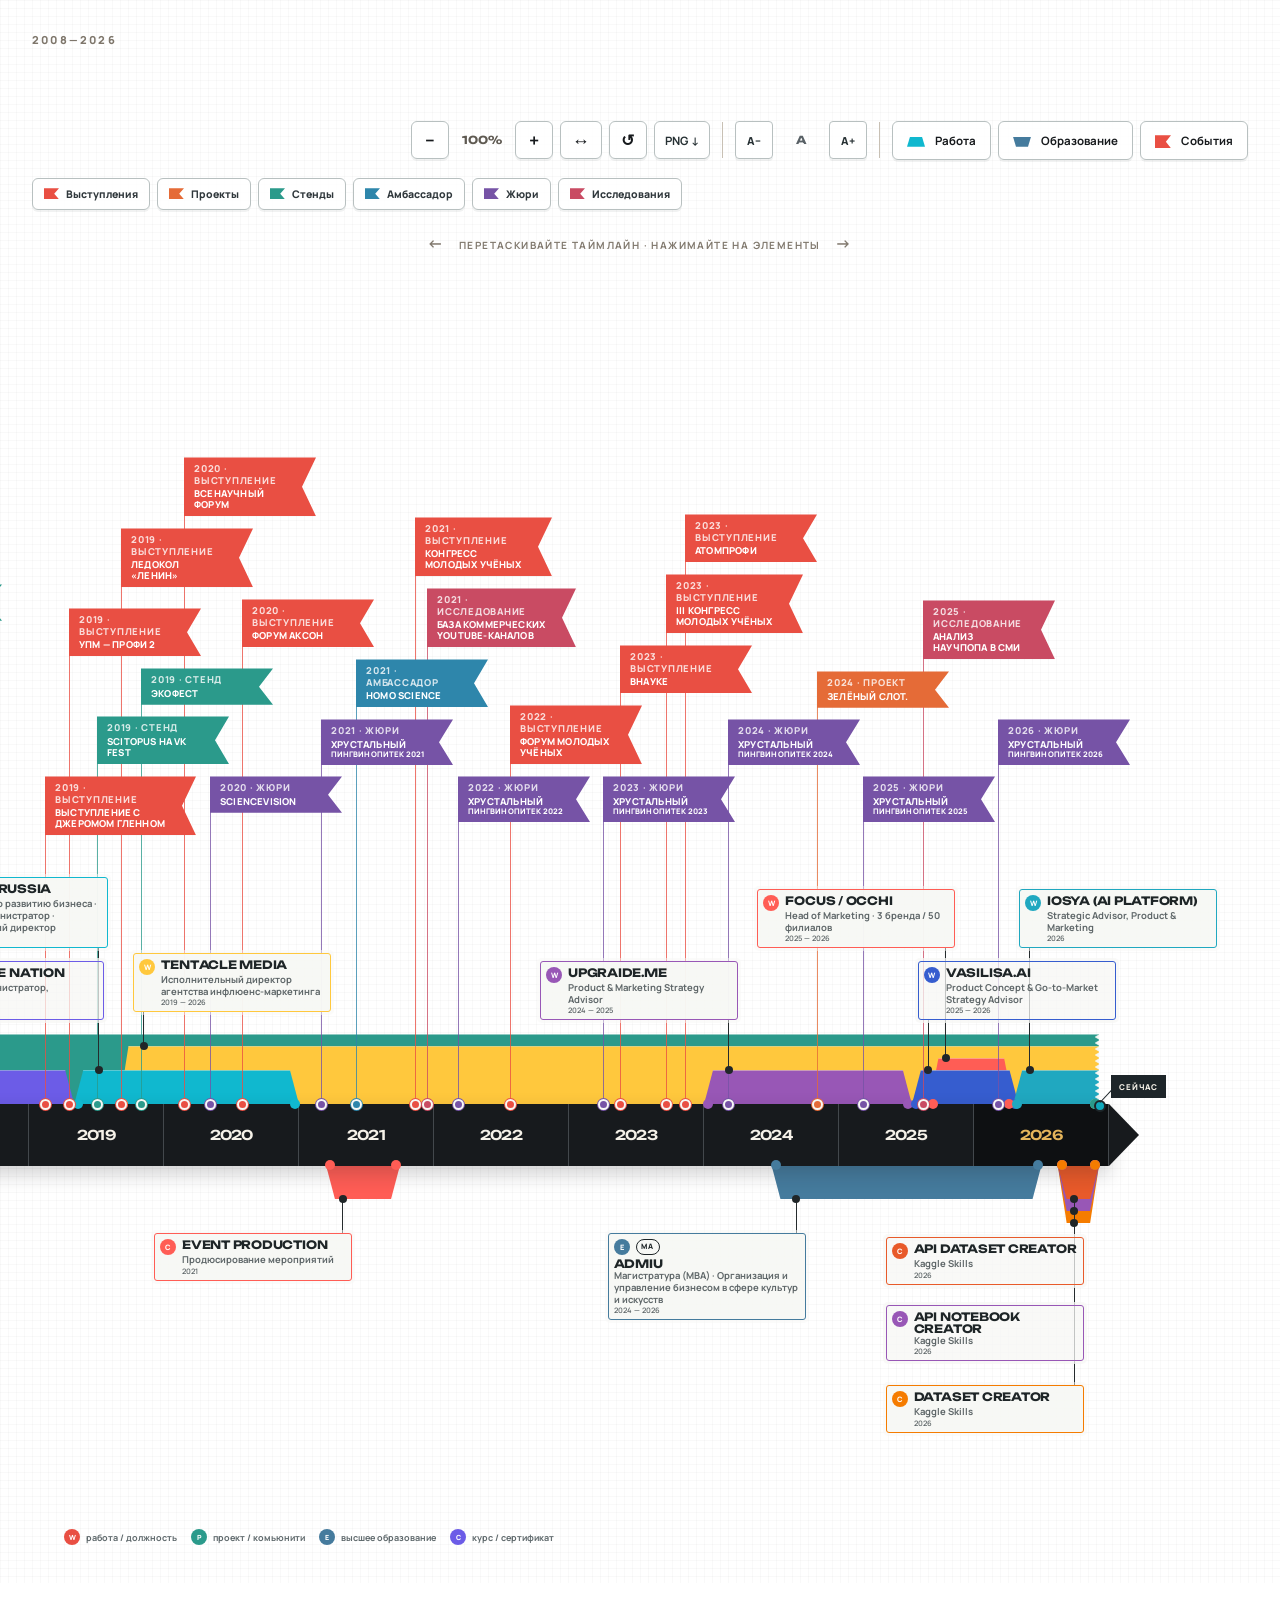
<file: chronicle.html>
<!doctype html> <html lang="ru"><head><meta charset="utf-8"><meta name="viewport" content="width=device-width,initial-scale=1"><link href="assets/bc0bc92da5d041c7f7.css?v=525926cf2aca74ac" rel="stylesheet"><style>:root{--ink:#171a1d;--dark:#171a1d;--paper:#f7f8f5;--paper-2:#edf0ed;--cobalt:#2956a3;--ochre:#d19a2a;--sage:#77927d;--brick:#b95c43;--plum:#66526f;--sky:#769bb6;--grid:rgba(25,58,70,.045);--axis-y:560px}*{box-sizing:border-box}html{scroll-behavior:smooth}body{margin:0;background:var(--paper);color:var(--ink);font-family:Manrope,Arial,sans-serif}a{color:inherit}button{font-family:inherit}.hero{min-height:450px;background:var(--dark);color:#f7f8f5;display:grid;grid-template-columns:1.05fr 1fr;grid-template-rows:1fr auto;padding:58px clamp(24px,5vw,84px) 32px;gap:40px 8vw;position:relative;overflow:hidden}.hero:after{content:"";position:absolute;width:360px;height:360px;border:1px solid rgba(255,255,255,.12);border-radius:50%;right:-110px;top:-145px;box-shadow:0 0 0 55px rgba(255,255,255,.025),0 0 0 56px rgba(255,255,255,.09)}.hero__identity{display:flex;align-items:center;gap:30px;z-index:1}.portrait-wrap{position:relative;flex:0 0 auto}.portrait{width:140px;height:140px;object-fit:cover;border-radius:50%;filter:grayscale(1);border:7px solid rgba(255,255,255,.09)}.status-dot{width:22px;height:22px;background:#95b997;border:5px solid var(--dark);border-radius:50%;position:absolute;right:6px;bottom:10px}.eyebrow{margin:0 0 14px;font-size:11px;letter-spacing:.2em;font-weight:800;color:#d7aa54}.eyebrow--dark{color:#7e766b}h1{font:700 clamp(42px,5vw,76px)/.94 Unbounded,sans-serif;letter-spacing:-.05em;margin:0}.hero__role{font-size:15px;color:#aeb8ba;margin:19px 0 0}.hero__pitch{align-self:center;z-index:1}.hero__pitch>p{font-size:clamp(20px,2vw,29px);line-height:1.45;margin:0 0 30px}.hero__pitch b{color:#e1b55e}.contact-row{display:flex;gap:20px;flex-wrap:wrap}.contact-row a{font-size:12px;text-decoration:none;border-bottom:1px solid #607074;padding-bottom:4px;color:#c7cecf}.contact-row a:hover{color:#fff;border-color:#fff}.hero__meta{grid-column:1/-1;border-top:1px solid #49565a;padding-top:24px;display:flex;justify-content:space-between;text-transform:uppercase;font-size:10px;letter-spacing:.16em;color:#aeb8ba;z-index:1}.map-section{position:relative;padding:58px 0 38px;background-color:var(--paper);background-image:linear-gradient(var(--grid) 1px,transparent 1px),linear-gradient(90deg,var(--grid) 1px,transparent 1px),linear-gradient(rgba(25,58,70,.018) 1px,transparent 1px),linear-gradient(90deg,rgba(25,58,70,.018) 1px,transparent 1px);background-size:24px 24px,24px 24px,6px 6px,6px 6px;overflow:hidden}.chronicle-switcher{margin:0 clamp(24px,5vw,84px) 28px;display:flex;flex-direction:column;align-items:stretch;gap:7px;width:168px}.chronicle-switcher>span{margin:0 0 3px;font:800 10px Unbounded;letter-spacing:.12em;text-transform:uppercase;color:#746d64}.chronicle-switcher a{padding:9px 12px;border:1px solid #b8c0c0;border-radius:6px;background:rgba(255,255,255,.82);box-shadow:0 2px 0 rgba(29,37,41,.06);color:#30383c;text-decoration:none;font:750 10.5px Manrope}.chronicle-switcher a:hover{background:#fff;border-color:#80786d}.chronicle-switcher a.active{border-color:#1d2529;background:#1d2529;color:#f7f8f5}.section-heading{padding:0 clamp(24px,5vw,84px);display:flex;justify-content:space-between;align-items:flex-start;gap:30px}.profile-card h2,.section-heading h2{font:700 clamp(32px,4.2vw,60px)/1.02 Unbounded,sans-serif;letter-spacing:-.05em;margin:0}.map-section .section-heading h2{font-size:clamp(28px,3.2vw,45px)}.control-deck{display:flex;flex-direction:column;align-items:flex-end;gap:8px;width:min(760px,62vw)}.control-row{width:100%}.control-row--primary{display:grid;grid-template-columns:max-content minmax(26px,1fr) max-content;align-items:center;column-gap:12px}.control-row--primary:after{content:"";grid-column:2;grid-row:1;justify-self:center;width:1px;height:36px;background:#c8c0b4}.controls,.zoom-controls{display:flex;gap:7px;align-items:center;flex-wrap:wrap}.control-row--primary .zoom-controls{grid-column:1}.control-row--primary .controls{grid-column:3;justify-content:flex-end}.filter,.reset-view,.zoom-controls button{border:1px solid #b8c0c0;background:rgba(255,255,255,.82);border-radius:6px;padding:11px 14px;font:700 11.5px Manrope;color:var(--ink);cursor:pointer;box-shadow:0 2px 0 rgba(29,37,41,.06)}.filter:hover,.reset-view:hover,.zoom-controls button:hover{background:#fff;border-color:#80786d}.filter:not(.active){opacity:.35}.filter-icon{display:inline-block;width:18px;height:10px;margin-right:8px;vertical-align:middle;background:#10b8cf;clip-path:polygon(3px 0,calc(100% - 3px) 0,100% 100%,0 100%)}.filter-icon--education{background:#457b9d;clip-path:polygon(0 0,100% 0,calc(100% - 3px) 100%,3px 100%)}.filter-icon--event{width:16px;height:13px;background:#e94f43;clip-path:polygon(0 0,100% 0,68% 50%,100% 100%,0 100%)}.zoom-controls{padding-right:0}.zoom-controls button{font-size:18px;line-height:1;min-width:38px;min-height:38px;padding:7px 11px}.zoom-controls output{min-width:52px;text-align:center;font:700 11px Unbounded;color:#5f5a52}.reset-view{font-size:16px!important}.map-instructions{font-size:10px;letter-spacing:.14em;text-transform:uppercase;font-weight:700;color:#81796e;text-align:center;margin:22px 0 8px}.map-instructions span{font-size:16px;margin:0 11px}.timeline-viewport{overflow-x:auto;overflow-y:hidden;scrollbar-width:auto;scrollbar-color:auto;cursor:grab;outline:0;scroll-behavior:auto;overscroll-behavior-x:contain}.timeline-viewport.dragging{cursor:grabbing}.timeline{position:relative;height:900px;margin:0 36px;transition:none}.timeline__grid{position:absolute;inset:0;background-image:linear-gradient(90deg,transparent calc(100% - 1px),rgba(29,37,41,.09) 0);background-size:var(--year-width,130px) 100%;pointer-events:none}.year-axis{position:absolute;left:0;right:0;top:var(--axis-y);height:62px;background:var(--dark);color:#f5f1e8;display:flex;z-index:25;box-shadow:0 8px 20px rgba(23,26,29,.2)}.year-axis:after{content:"";position:absolute;right:-30px;top:0;border-top:31px solid transparent;border-bottom:31px solid transparent;border-left:30px solid var(--dark)}.year{flex:0 0 var(--year-width,130px);min-width:0;border-right:1px solid #43484c;display:flex;align-items:center;justify-content:center;font:600 var(--year-font-size,13.5px) Unbounded;letter-spacing:-.06em;white-space:nowrap;overflow:visible}.year.current{background:#0e1012;color:#e5b55b;position:relative;justify-content:center;padding-left:0}.year.current:after{content:none}.education-layer,.milestone-layer,.work-layer{position:absolute;inset:0;pointer-events:none}.timeline-item{position:absolute;border:0;cursor:pointer;pointer-events:auto;appearance:none;transition:filter .18s ease,opacity .18s ease}.timeline-item.hidden{opacity:0;pointer-events:none}.education-file,.work-file{--band-height:calc(34px + (var(--lane) * 12px));height:var(--band-height);padding:0;background:0 0;overflow:visible;z-index:auto;text-align:left;pointer-events:none}.education-file .edge-dot,.education-file .item-label,.education-file .ribbon-fill,.work-file .edge-dot,.work-file .item-label,.work-file .ribbon-fill{pointer-events:auto}.work-file{top:calc(var(--axis-y) - var(--band-height))}.education-file{top:calc(var(--axis-y) + 61px)}.ribbon-fill{position:absolute;inset:0;background:var(--file-color);clip-path:polygon(9px 0,calc(100% - 9px) 0,100% 100%,0 100%);box-shadow:inset 0 1px rgba(255,255,255,.4);z-index:calc(12 - var(--lane));transition:transform .2s ease,filter .2s ease}.work-file.ongoing .ribbon-fill{clip-path:polygon(9px 0,100% 0,100% 100%,0 100%)}.work-file.ongoing .ribbon-fill:after{content:"";position:absolute;top:0;right:-1px;width:5px;height:100%;background-image:url("data:image/svg+xml,%3Csvg xmlns='http://www.w3.org/2000/svg' width='5' height='6' viewBox='0 0 5 6'%3E%3Cpath d='M5 0L0 3L5 6Z' fill='%23f7f8f5' stroke='%23f7f8f5' stroke-width='.35' stroke-linejoin='round'/%3E%3C/svg%3E");background-size:5px 6px;background-repeat:repeat-y;pointer-events:none}.education-file .ribbon-fill{clip-path:polygon(0 0,100% 0,calc(100% - 9px) 100%,9px 100%)}.education-file.ongoing .ribbon-fill{clip-path:polygon(0 0,100% 0,100% 100%,9px 100%)}.edge-dot{position:absolute;width:10px;height:10px;border-radius:50%;background:var(--file-color);bottom:-5px;z-index:31;transition:transform .2s ease}.edge-dot--start{left:-1px}.edge-dot--end{right:-1px}.education-file .edge-dot{top:-5px;bottom:auto}.leader{position:absolute;left:var(--leader-x,28px);border-left:1px solid #252b2d;z-index:39;pointer-events:none;transition:transform .2s ease}.leader-dot{position:absolute;left:calc(var(--leader-x,28px) - 3.5px);width:8px;height:8px;border-radius:50%;background:#202628;z-index:45;pointer-events:none;transition:transform .2s ease}.work-file .leader{top:auto;bottom:var(--band-height);height:calc(var(--label-base,0px) + 34px + var(--label-rise))}.work-file .leader-dot{top:auto;bottom:calc(var(--band-height) - 4px)}.education-file .leader{top:var(--band-height);height:calc(var(--label-base,0px) + 34px + var(--label-rise))}.education-file .leader-dot{top:calc(var(--band-height) - 4px)}.item-label{position:absolute;left:var(--label-left,20px);bottom:calc(var(--band-height) + var(--label-base,0px) + 34px + var(--label-rise));display:grid;grid-template-columns:16px minmax(0,1fr);column-gap:6px;align-items:start;width:198px;color:#1e2527;padding:3px 5px;background:rgba(247,248,245,.94);border:1px solid var(--file-color);box-shadow:0 0 0 3px rgba(247,248,245,.92);z-index:40;isolation:isolate;overflow:visible;pointer-events:auto;transition:transform .2s ease}.education-file .item-label{top:calc(var(--band-height) + var(--label-base,0px) + 34px + var(--label-rise));bottom:auto}.item-type{grid-column:1;grid-row:1;display:grid;place-items:center;width:16px;height:16px;border-radius:50%;margin:0;background:var(--file-color);color:#fff;font:800 7.4px Manrope}.degree-badge{grid-column:2;grid-row:1;justify-self:start;align-self:center;border:1px solid #1e2527;border-radius:9px;padding:1px 4px;background:rgba(247,248,245,.96);font:800 7px/1 Manrope;letter-spacing:.08em;color:#1e2527}.item-label.has-degree strong{grid-column:1/-1;grid-row:2;margin-top:3px}.item-label.has-degree small{grid-column:1/-1;grid-row:3;margin-top:0}.item-label strong{grid-column:2;grid-row:1;min-width:0;font:700 11.5px/1.06 Unbounded;letter-spacing:-.02em;text-transform:uppercase}.item-label small{grid-column:2;grid-row:2;display:block;margin:-1px 0 0;color:#5f6769}.item-role{display:block;font:650 9.5px/1.22 Manrope}.item-period{display:block;margin-top:1px;font:600 7.5px/1.2 Manrope}.work-file.label-hover .edge-dot,.work-file.label-hover .ribbon-fill,.work-file:hover .edge-dot,.work-file:hover .ribbon-fill{filter:saturate(1.12) brightness(1.03);transform:translateY(-4px)}.work-file.label-hover .item-label,.work-file.label-hover .leader,.work-file.label-hover .leader-dot,.work-file:hover .item-label,.work-file:hover .leader,.work-file:hover .leader-dot{transform:translateY(-4px)}.education-file.label-hover .edge-dot,.education-file.label-hover .leader,.education-file.label-hover .ribbon-fill,.education-file:hover .edge-dot,.education-file:hover .leader,.education-file:hover .ribbon-fill{filter:saturate(1.12) brightness(1.03);transform:translateY(4px)}.education-file.label-hover .item-label,.education-file.label-hover .leader,.education-file.label-hover .leader-dot,.education-file:hover .item-label,.education-file:hover .leader,.education-file:hover .leader-dot{transform:translateY(4px)}.side-project-file{top:calc(var(--axis-y) - 13px);height:12px;padding:0;background:0 0;overflow:visible;z-index:17;text-align:left}.project-thread-line{position:absolute;left:5px;right:5px;top:6px;height:2px;background:repeating-linear-gradient(90deg,var(--file-color) 0 8px,transparent 8px 13px);opacity:.82;transition:transform .2s ease,opacity .2s ease}.side-project-dot{position:absolute;top:2px;width:10px;height:10px;border-radius:50%;background:var(--paper);border:2px solid var(--file-color);z-index:2;transition:transform .2s ease}.side-project-dot--start{left:-1px}.side-project-dot--end{right:-1px}.project-thread-tag{position:absolute;left:0;bottom:12px;display:flex;align-items:baseline;gap:6px;padding:2px 5px 3px 6px;border-left:2px solid var(--file-color);background:rgba(247,248,245,.9);color:#266f69;white-space:nowrap;z-index:3;transition:transform .2s ease}.project-thread-tag strong{font:750 8.5px/1 Unbounded;text-transform:uppercase}.project-thread-tag small{font:700 7.2px/1 Manrope;letter-spacing:.04em}.side-project-file.legend-hover .project-thread-line,.side-project-file.legend-hover .project-thread-tag,.side-project-file.legend-hover .side-project-dot,.side-project-file:hover .project-thread-line,.side-project-file:hover .project-thread-tag,.side-project-file:hover .side-project-dot{transform:translateY(-3px)}.side-project-file.legend-hover .project-thread-line,.side-project-file:hover .project-thread-line{opacity:1}.event-pin{top:var(--pin-top);height:calc(var(--axis-y) - var(--pin-top));width:1px;padding:0;background:0 0;overflow:visible;z-index:auto}.event-line{position:absolute;left:0;top:calc(var(--flag-height,36px) - 1px);bottom:0;width:1px;background:var(--pin-color);opacity:.78;z-index:9;pointer-events:none;transition:transform .18s ease,filter .15s ease}.event-dot{position:absolute;left:-5px;bottom:-6px;width:11px;height:11px;border-radius:50%;background:var(--pin-color);border:2px solid var(--paper);box-shadow:0 0 0 1px var(--pin-color);z-index:52;pointer-events:auto;transition:transform .18s ease,filter .18s ease}.event-flag{position:absolute;top:0;left:0;width:var(--flag-width,132px);min-height:36px;padding:6px 18px 6px 10px;background:var(--pin-color);color:#fff;font:750 8.7px/1.18 Manrope;letter-spacing:.02em;text-transform:uppercase;text-align:left;clip-path:polygon(0 0,100% 0,calc(100% - 14px) 50%,100% 100%,0 100%);filter:drop-shadow(0 2px 2px rgba(29,37,41,.12));z-index:30;transition:transform .18s ease,filter .15s ease}.event-flag:before{content:none}.event-kind{display:block;color:rgba(255,255,255,.8);font-size:9.5px;letter-spacing:.08em;margin-bottom:2px}.event-flag>span{display:block;white-space:normal}.event-pin:hover .event-dot,.event-pin:hover .event-flag,.event-pin:hover .event-line{transform:translateY(-4px)}.event-pin:hover .event-flag{filter:saturate(1.12) brightness(1.04) drop-shadow(0 4px 3px rgba(29,37,41,.18))}.event-pin:hover .event-dot{filter:saturate(1.12) brightness(1.04)}.now-marker{position:absolute;top:calc(var(--axis-y) - 29px);height:29px;border-left:0;z-index:32;pointer-events:none}.now-marker:before{content:"";position:absolute;top:25px;left:-5px;width:8px;height:8px;background:#10a9bc;border:2px solid #1d2529;border-radius:50%}.now-marker:after{content:"";position:absolute;top:27px;left:1px;width:17px;border-top:1px solid #1d2529;transform:rotate(-47deg);transform-origin:left center}.now-marker span{position:absolute;top:0;left:12px;background:#1d2529;color:#f5f1e8;padding:6px 8px;font-size:8px;font-weight:800;letter-spacing:.12em;white-space:nowrap}.flag-filters{width:max-content;max-width:100%;padding:0;display:flex;align-items:center;justify-content:flex-end;gap:7px;flex-wrap:wrap}.flag-filters__label{margin-right:3px;font:800 9px Unbounded;letter-spacing:.12em;text-transform:uppercase;color:#677078}.event-filter{border:1px solid #b8c0c0;background:rgba(255,255,255,.82);color:#30383c;border-radius:6px;padding:8px 11px;font:750 10.5px Manrope;cursor:pointer;box-shadow:0 2px 0 rgba(29,37,41,.06);transition:background .18s,border-color .18s,opacity .18s}.event-filter:hover{background:#fff;border-color:#80786d}.event-filter:before{content:"";display:inline-block;width:15px;height:11px;margin-right:7px;vertical-align:-1px;background:var(--kind-color);clip-path:polygon(0 0,100% 0,68% 50%,100% 100%,0 100%)}.event-filter:not(.active){opacity:.35;filter:grayscale(.75)}.item-label:after{content:"";position:absolute;left:calc(var(--leader-x) - var(--label-left));width:1px;height:4px;background:#252b2d;z-index:1;pointer-events:none}.work-file .item-label:after{bottom:-4px}.education-file .item-label:after{top:-4px}.item-label strong{font-size:calc(11.5px * var(--map-font-scale,1))}.item-role{font-size:calc(9.5px * var(--map-font-scale,1))}.item-period{font-size:calc(7.5px * var(--map-font-scale,1))}.event-flag{font-size:calc(9.5px * var(--map-font-scale,1))}.event-kind{font-size:calc(9.5px * var(--map-font-scale,1))}.map-font-controls{position:absolute;right:clamp(18px,3vw,48px);bottom:48px;display:flex;align-items:center;gap:5px;padding:6px;background:rgba(247,248,245,.94);border:1px solid #b8c0c0;border-radius:7px;box-shadow:0 3px 12px rgba(29,37,41,.1);z-index:35}.map-font-controls button{border:0;background:0 0;color:#273134;min-width:34px;height:30px;border-radius:4px;font:800 12px Manrope;cursor:pointer}.map-font-controls button:hover{background:#e8e2d7}.map-font-controls output{min-width:46px;text-align:center;font:800 11px Unbounded;color:#596166}.item-label:after{content:"";position:absolute;left:calc(var(--leader-x) - var(--label-left));width:1px;height:3px;background:#252b2d;z-index:2;pointer-events:none}.work-file .item-label:after{bottom:-3px}.education-file .item-label:after{top:-3px}.item-label:hover{z-index:80}.timeline-item:has(.item-label:hover){z-index:70}.degree-badge,.item-type{position:relative;cursor:default}.degree-badge:after,.item-type:after{content:attr(data-tooltip);position:absolute;left:50%;bottom:calc(100% + 7px);transform:translate(-50%,3px);width:max-content;max-width:150px;padding:5px 7px;border-radius:4px;background:#202628;color:#f7f8f5;font:700 8px/1.15 Manrope;letter-spacing:.02em;opacity:0;pointer-events:none;transition:opacity .14s ease,transform .14s ease;z-index:100}.degree-badge:hover:after,.item-type:hover:after{opacity:1;transform:translate(-50%,0)}.item-label strong{font-size:calc(11.5px * var(--map-font-scale,1))}.item-role{font-size:calc(9.5px * var(--map-font-scale,1))}.item-period{font-size:calc(7.5px * var(--map-font-scale,1))}.event-flag{font-size:calc(9.5px * var(--map-font-scale,1))}.event-kind{font-size:calc(9.5px * var(--map-font-scale,1))}.map-font-controls{position:absolute;right:clamp(18px,3vw,48px);bottom:48px;display:flex;align-items:center;gap:5px;padding:6px;background:rgba(247,248,245,.94);border:1px solid #b8c0c0;border-radius:7px;box-shadow:0 3px 12px rgba(29,37,41,.1);z-index:35}.map-font-controls button{border:0;background:0 0;color:#273134;min-width:34px;height:30px;border-radius:4px;font:800 12px Manrope;cursor:pointer}.map-font-controls button:hover{background:#e8e2d7}.map-font-controls output{min-width:46px;text-align:center;font:800 11px Unbounded;color:#596166}.map-key{display:flex;gap:14px;flex-wrap:wrap;padding:10px clamp(24px,5vw,84px) 18px;color:#606a6d;font:700 9px/1.25 Manrope}.map-key span{display:flex;align-items:center;gap:6px}.map-key i{display:grid;place-items:center;width:16px;height:16px;border-radius:50%;background:#4e82b8;color:#fff;font:800 7px Manrope;font-style:normal}.map-key span:first-child i{background:#e94f43}.map-key span:nth-child(2) i{background:#2b9a8b}.map-key span:nth-child(3) i{background:#457b9d}.map-key span:nth-child(4) i{background:#6c5ce7}.numbers{display:grid;grid-template-columns:repeat(4,1fr);background:var(--dark);color:#f7f8f5;padding:0 clamp(24px,5vw,84px)}.numbers article{padding:52px 28px;border-right:1px solid #4b585d}.numbers article:last-child{border:0}.numbers strong{display:block;font:700 clamp(30px,3vw,48px) Unbounded;color:#dfb15a;letter-spacing:-.05em}.numbers span{font-size:12px;color:#aeb8ba;line-height:1.5}.profile-grid{padding:90px clamp(24px,5vw,84px);display:grid;grid-template-columns:1.35fr .85fr .8fr;gap:16px}.profile-card{background:#fbf8f1;padding:40px;min-height:410px;border:1px solid #ded6ca}.profile-card--lead p:not(.eyebrow){max-width:680px;line-height:1.75;color:#595650}.chips{display:flex;gap:7px;flex-wrap:wrap;margin-top:35px}.chips span{border:1px solid #cfc6b9;border-radius:4px;padding:8px 12px;font-size:10px;font-weight:700}.big-list{list-style:none;margin:10px 0 0;padding:0}.big-list li{display:flex;align-items:center;gap:18px;padding:18px 0;border-bottom:1px solid #ded6ca}.big-list b{font:600 13px Unbounded;color:var(--cobalt)}.big-list span{font-weight:700;font-size:13px}.profile-card--accent{background:var(--dark);color:#fff;display:flex;flex-direction:column;border-color:var(--dark)}.profile-card--accent h3{font:700 28px/1.1 Unbounded;margin:10px 0}.profile-card--accent p:not(.eyebrow){font-size:13px;line-height:1.7}.arrow-link{margin-top:auto;font-size:12px;font-weight:800;text-decoration:none;border-bottom:1px solid currentColor;width:max-content;padding-bottom:4px}.projects-section{padding:30px 0 100px}.project-list{margin-top:50px;border-top:1px solid #c9c0b4}.project-row{display:grid;grid-template-columns:70px 1fr 1.5fr 30px;gap:25px;align-items:center;text-decoration:none;padding:28px clamp(24px,5vw,84px);border-bottom:1px solid #c9c0b4;transition:.2s background}.project-row:hover{background:#dfc27c}.project-row>b{font:600 12px Unbounded;color:#81796e}.project-row h3{font:700 20px Unbounded;margin:0}.project-row p{font-size:12px;color:#625d56}.project-row span{font-size:22px}.resume-band{margin:0 clamp(24px,5vw,84px) 90px;display:grid;grid-template-columns:1.35fr repeat(2,1fr);border-top:1px solid #c9c0b4;border-left:1px solid #c9c0b4;background:#fbf8f1}.resume-band article{min-height:190px;padding:28px;border-right:1px solid #c9c0b4;border-bottom:1px solid #c9c0b4}.resume-band__lead{grid-row:span 3;display:flex;flex-direction:column;justify-content:center;background:var(--dark);color:#f7f8f5}.resume-band__lead .eyebrow{color:#d7aa54}.resume-band__lead h2{font:700 clamp(25px,3vw,42px)/1.05 Unbounded;margin:0 0 18px;letter-spacing:-.045em}.resume-band__lead p:last-child{color:#aeb8ba;line-height:1.55}.resume-band article>span{display:block;font-size:8px;font-weight:800;letter-spacing:.18em;color:#837b70;margin-bottom:20px}.resume-band article>strong{display:block;font:700 clamp(20px,2.3vw,32px)/1.05 Unbounded;letter-spacing:-.04em}.resume-band article>p{font-size:11px;line-height:1.55;color:#625d56;margin:14px 0 0}footer{background:var(--dark);color:#9ca7a9;display:flex;justify-content:space-between;padding:28px clamp(24px,5vw,84px);font-size:10px;letter-spacing:.06em}.detail-panel{position:fixed;left:50%;top:50%;width:min(640px,calc(100vw - 32px));max-height:min(760px,calc(100vh - 40px));background:#f9f5ec;z-index:1001;padding:48px 52px;border:1px solid #8e867b;border-top:9px solid var(--cobalt);border-radius:4px;transform:translate(-50%,-45%) scale(.96);opacity:0;pointer-events:none;transition:.25s;box-shadow:0 26px 70px rgba(18,25,28,.32);overflow:auto}.detail-panel:before{content:"ARCHIVE / DETAIL";position:absolute;right:52px;top:18px;font:700 8px Unbounded;letter-spacing:.15em;color:#8a8175}.detail-panel.open{transform:translate(-50%,-50%) scale(1);opacity:1;pointer-events:auto}.detail-panel__close{position:absolute;right:18px;top:30px;border:1px solid #bcb4a8;background:#fffaf1;width:32px;height:32px;border-radius:50%;font-size:23px;line-height:1;cursor:pointer}.detail-panel__type{font-size:9px;letter-spacing:.16em;font-weight:800;color:var(--brick);text-transform:uppercase}.detail-panel h2{font:700 30px/1.08 Unbounded;margin:15px 0;max-width:85%}.detail-panel__period{color:#777067;font-size:11px}.detail-panel__role{font-weight:800;font-size:14px;border-top:1px solid #d3cabe;padding-top:18px}.detail-panel ul{padding-left:18px;line-height:1.65;font-size:13px;color:#4d4a45}.detail-panel .arrow-link{display:block;margin-top:26px}.scrim{position:fixed;inset:0;background:rgba(20,29,33,.57);backdrop-filter:blur(2px);z-index:1000;opacity:0;pointer-events:none;transition:.25s}.scrim.show{opacity:1;pointer-events:auto}@media(max-width:1000px){.hero{grid-template-columns:1fr}.hero__meta{grid-column:1}.profile-grid{grid-template-columns:1fr 1fr}.profile-card--lead{grid-column:1/-1}.numbers{grid-template-columns:1fr 1fr}.section-heading{align-items:flex-start;flex-direction:column}.control-deck{width:100%}.resume-band{grid-template-columns:1fr 1fr}.resume-band__lead{grid-column:1/-1;grid-row:auto;min-height:250px}}@media(max-width:640px){.hero{padding-top:35px}.hero__identity{align-items:flex-start;gap:18px}.portrait{width:86px;height:86px;border-width:4px}h1{font-size:34px}.hero__pitch>p{font-size:18px}.hero__meta{display:grid;grid-template-columns:1fr 1fr;gap:12px}.controls{flex-wrap:wrap}.zoom-controls{border-left:0;padding-left:0}.numbers,.profile-grid,.resume-band{grid-template-columns:1fr}.numbers article{border-right:0;border-bottom:1px solid #4b585d;padding-left:0}.profile-card{padding:28px;min-height:auto}.profile-card--lead{grid-column:auto}.project-row{grid-template-columns:38px 1fr 25px}.project-row p{display:none}.project-row h3{font-size:15px}.timeline{margin-left:14px}.detail-panel{padding:48px 26px 32px}.map-instructions{text-align:left;padding-left:24px}.resume-band__lead{grid-column:auto}}@media(prefers-reduced-motion:reduce){*{scroll-behavior:auto!important;transition:none!important}}.control-deck{width:max-content;max-width:72vw;margin-left:auto}.control-row--primary{width:max-content;grid-template-columns:max-content 1px max-content 1px max-content;margin-left:auto}.control-row--primary:after{content:none}.control-divider{width:1px;height:36px;background:#c8c0b4}.control-row--primary .controls,.control-row--primary .zoom-controls{grid-column:auto}.control-row--primary .controls{justify-content:flex-end}.map-font-controls{position:static;display:flex;align-items:center;gap:5px;padding:0;background:0 0;border:0;box-shadow:none;z-index:35}.map-font-controls button{border:0;background:0 0;color:#273134;min-width:34px;height:30px;border-radius:4px;font:800 12px Manrope;cursor:pointer}.map-font-controls button:hover{background:#e8e2d7}.map-font-controls output{min-width:46px;text-align:center;font:800 11px Unbounded;color:#596166}.zoom-controls .download-png{border:1px solid #b8c0c0;background:rgba(255,255,255,.82);border-radius:6px;padding:7px 10px;min-width:auto;min-height:38px;color:#273134;font:700 11.5px Manrope;letter-spacing:.02em;cursor:pointer;box-shadow:0 2px 0 rgba(29,37,41,.06);display:inline-grid;place-items:center;text-decoration:none}.zoom-controls .download-png:hover{background:#fff;border-color:#80786d}.zoom-controls .download-png:disabled{opacity:.6;cursor:wait}.is-exporting .chronicle-switcher,.is-exporting .control-deck,.is-exporting .map-instructions{display:none!important}.year{cursor:pointer;transition:background .18s,color .18s}.year:hover{background:#343a3d;color:#fff}.event-pin.year-hover .event-dot,.event-pin.year-hover .event-flag,.event-pin.year-hover .event-line,.event-pin:hover .event-dot,.event-pin:hover .event-flag,.event-pin:hover .event-line{transform:translateY(-4px)}.event-pin.year-hover .event-flag,.event-pin:hover .event-flag{filter:saturate(1.12) brightness(1.04) drop-shadow(0 4px 3px rgba(29,37,41,.18))}.event-pin.year-hover .event-dot,.event-pin:hover .event-dot{filter:saturate(1.12) brightness(1.04)}.event-title--penguin{line-height:1.18}.event-title--penguin>span{display:block;white-space:nowrap;font-size:calc(7.7px * var(--map-font-scale,1));letter-spacing:.01em}.work-file.year-hover .edge-dot,.work-file.year-hover .ribbon-fill{filter:saturate(1.12) brightness(1.03);transform:translateY(-4px)}.work-file.year-hover .item-label,.work-file.year-hover .leader,.work-file.year-hover .leader-dot{transform:translateY(-4px)}.education-file.year-hover .edge-dot,.education-file.year-hover .ribbon-fill{filter:saturate(1.12) brightness(1.03);transform:translateY(4px)}.education-file.year-hover .item-label,.education-file.year-hover .leader,.education-file.year-hover .leader-dot{transform:translateY(4px)}.milestone-layer{z-index:36}.event-pin{z-index:auto}.event-line{width:1px;background:var(--pin-color);opacity:.78;z-index:1}.event-flag{z-index:10}.event-dot{z-index:20}.event-flag{padding-right:30px}.work-file.ongoing .ribbon-fill:after{background-image:url("data:image/svg+xml,%3Csvg xmlns='http://www.w3.org/2000/svg' width='5' height='6' viewBox='0 0 5 6'%3E%3Cpath d='M5 0L0 3L5 6Z' fill='%23f7f8f5' stroke='%23f7f8f5' stroke-width='.35' stroke-linejoin='round'/%3E%3C/svg%3E");background-size:5px 6px;background-repeat:repeat-y}.edge-dot{z-index:31;pointer-events:auto}.leader-dot{z-index:45}.event-dot{z-index:70}.degree-badge{min-width:24px;height:16px;box-sizing:border-box;display:grid;place-items:center;padding:0;font-size:7.4px}.item-label{border-radius:3px;box-shadow:none}.item-label:after{content:none}.label-halo{position:absolute;left:calc(var(--label-left,20px) - 3px);bottom:calc(var(--band-height) + var(--label-base,0px) + 31px + var(--label-rise));width:calc(var(--label-width,210px) + 6px);height:calc(var(--label-height,56px) + 6px);background:rgba(247,248,245,.92);border-radius:5px;z-index:38;pointer-events:none}.education-file .label-halo{top:calc(var(--band-height) + var(--label-base,0px) + 31px + var(--label-rise));bottom:auto}.flag-filters{width:max-content;margin-left:auto;justify-content:flex-end}.map-font-controls button{border:1px solid #b8c0c0;background:rgba(255,255,255,.82);box-shadow:0 2px 0 rgba(29,37,41,.06);min-width:38px;height:38px;font-size:11px}.map-font-controls button:hover{background:#fff;border-color:#80786d}.section-heading{align-items:flex-start;padding-left:clamp(24px,5vw,84px)}.control-deck{flex:1 1 560px;width:auto;max-width:min(900px,100%);min-width:0}.control-row--primary{width:max-content;max-width:100%;grid-template-columns:max-content 1px max-content 1px max-content;margin-left:auto}.control-row--primary .controls{min-width:0;flex-wrap:wrap}.flag-filters{width:100%;max-width:100%;margin:10px 0 0;justify-content:flex-end;align-content:flex-start}.event-filter{flex:0 0 auto}@media(max-width:1180px){.control-row--primary{grid-template-columns:max-content 1px max-content minmax(0,1fr)}.control-row--primary .control-divider:nth-of-type(2){display:none}}@media(max-width:820px){.chronicle-switcher{width:auto;margin:0 24px 22px;flex-direction:row;flex-wrap:wrap}.section-heading{padding-left:clamp(24px,5vw,84px)}.control-row--primary{display:flex;justify-content:flex-start;flex-wrap:wrap}.control-divider{display:none!important}.control-deck{flex-basis:100%}.flag-filters{justify-content:flex-start}}@media(max-width:1500px){.section-heading{flex-direction:column;gap:18px}.control-deck{align-self:stretch;max-width:none;width:100%;margin-left:0}.control-row--primary{width:max-content;margin-left:0;grid-template-columns:max-content 1px max-content 1px max-content}.flag-filters{justify-content:flex-start}}.timeline,.timeline-viewport{background-color:transparent!important;background-image:none!important}.timeline__grid{display:none!important}.timeline,.timeline-viewport{background-color:transparent!important;background-image:none!important}.timeline__grid{display:none!important}.timeline,.timeline-viewport{background-color:var(--paper);background-image:linear-gradient(var(--grid) 1px,transparent 1px),linear-gradient(90deg,var(--grid) 1px,transparent 1px),linear-gradient(rgba(25,58,70,.018) 1px,transparent 1px),linear-gradient(90deg,rgba(25,58,70,.018) 1px,transparent 1px);background-size:24px 24px,24px 24px,6px 6px,6px 6px}.timeline__grid{left:var(--timeline-gutter,72px);right:var(--timeline-end-gutter,var(--timeline-gutter,72px))}.year-axis{left:var(--timeline-gutter,72px);right:var(--timeline-end-gutter,var(--timeline-gutter,72px))}.label-halo{display:block}.item-label{padding:5px 5px 4px}.timeline,.timeline-viewport{background-color:var(--paper);background-image:linear-gradient(var(--grid) 1px,transparent 1px),linear-gradient(90deg,var(--grid) 1px,transparent 1px),linear-gradient(rgba(25,58,70,.018) 1px,transparent 1px),linear-gradient(90deg,rgba(25,58,70,.018) 1px,transparent 1px);background-size:24px 24px,24px 24px,6px 6px,6px 6px}.timeline__grid{left:var(--timeline-gutter,72px);right:var(--timeline-end-gutter,var(--timeline-gutter,72px))}.year-axis{left:var(--timeline-gutter,72px);right:var(--timeline-end-gutter,var(--timeline-gutter,72px))}.label-halo{display:block}body,html{margin:0;overflow-x:hidden}.map-section{padding-top:32px;padding-bottom:20px}</style><style>.map-section,body,html{background:0 0!important}</style><style>.map-section,body,html{background:0 0!important}</style><style>.map-section,body,html{background:0 0!important}</style><style>.map-section,body,html{background:0 0!important}</style><style id="chronicle-refinement">.map-section{background-image:linear-gradient(rgba(0,0,0,.025) 1px,transparent 1px),linear-gradient(90deg,rgba(0,0,0,.025) 1px,transparent 1px)!important;background-size:8px 8px!important}</style><link rel="stylesheet" href="dark-theme.css?v=816673077f72f2c0"><script src="theme.js?v=241f6cff55703b12"></script><meta name="robots" content="noindex, nofollow, noarchive, nosnippet, noimageindex"><meta name="googlebot" content="noindex, nofollow, noarchive, nosnippet, noimageindex"><meta name="bingbot" content="noindex, nofollow, noarchive, nosnippet, noimageindex"></head><body><section class="map-section" aria-labelledby="map-title"> <div class="section-heading"> <div> <p class="eyebrow eyebrow--dark">2008—2026</p> <h2 id="map-title">Профессиональная хроника</h2> </div> <div class="control-deck"> <div class="control-row control-row--primary"> <div class="zoom-controls" aria-label="Масштаб карты"> <button id="zoomOut" aria-label="Уменьшить масштаб">−</button> <output id="zoomValue" aria-live="polite">100%</output> <button id="zoomIn" aria-label="Увеличить масштаб">+</button> <button id="zoomFit" title="Вписать всю шкалу" aria-label="Вписать всю шкалу">↔</button> <button class="reset-view" title="Сбросить фильтры и перейти к текущему году" aria-label="Сбросить фильтры и перейти к текущему году">↺</button> <a id="downloadPng" class="download-png" href="#" aria-label="Скачать профессиональную хронику в PNG">PNG ↓</a> </div> <span class="control-divider" aria-hidden="true"></span> <div class="map-font-controls" aria-label="Размер текста на карте"> <button id="fontDown" type="button" aria-label="Уменьшить текст на карте">A−</button> <output id="fontValue" aria-live="polite">A</output> <button id="fontUp" type="button" aria-label="Увеличить текст на карте">A+</button> </div> <span class="control-divider" aria-hidden="true"></span> <div class="controls" aria-label="Фильтры карты"> <button class="filter active" data-filter="work"><i class="filter-icon filter-icon--work"></i> Работа</button> <button class="filter active" data-filter="education"><i class="filter-icon filter-icon--education"></i> Образование</button> <button class="filter active" data-filter="milestone"><i class="filter-icon filter-icon--event"></i> События</button> </div> </div> <div class="flag-filters" aria-label="Фильтры категорий флагов"> <button class="event-filter active" data-kind="Выступление" style="--kind-color:#e94f43">Выступления</button> <button class="event-filter active" data-kind="Проект" style="--kind-color:#e56b37">Проекты</button> <button class="event-filter active" data-kind="Стенд" style="--kind-color:#2b9a8b">Стенды</button> <button class="event-filter active" data-kind="Амбассадор" style="--kind-color:#2e86ab">Амбассадор</button> <button class="event-filter active" data-kind="Жюри" style="--kind-color:#7653a6">Жюри</button> <button class="event-filter active" data-kind="Исследование" style="--kind-color:#c94b63">Исследования</button> </div> </div> </div> <div class="map-instructions"><span>←</span> Перетаскивайте таймлайн · нажимайте на элементы <span>→</span></div> <div class="timeline-viewport" id="timelineViewport" tabindex="0" aria-label="Интерактивная временная шкала карьеры"> <div class="timeline" id="timeline"> <div class="timeline__grid"></div> <div class="milestone-layer" id="milestoneLayer"></div> <div class="work-layer" id="workLayer"></div> <div class="year-axis" id="yearAxis"></div> <div class="education-layer" id="educationLayer"></div> <div class="now-marker"><span>СЕЙЧАС</span></div> </div> </div> <aside class="map-key" aria-label="Расшифровка обозначений"> <span><i>W</i> работа / должность</span> <span><i>P</i> проект / комьюнити</span> <span><i>E</i> высшее образование</span> <span><i>C</i> курс / сертификат</span> </aside> </section><aside class="detail-panel" id="detailPanel" aria-hidden="true"> <button class="detail-panel__close" id="detailClose" aria-label="Закрыть">×</button> <p class="detail-panel__type" id="detailType"></p> <h2 id="detailTitle"></h2> <p class="detail-panel__period" id="detailPeriod"></p> <p class="detail-panel__role" id="detailRole"></p> <ul id="detailBullets"></ul> <a id="detailLink" class="arrow-link" href="#" target="_blank" rel="noreferrer">Открыть проект →</a> </aside> <div class="scrim" id="scrim"></div><script>const CHRONICLE_CONFIG=window.CHRONICLE_CONFIG||null,ARCHIVED=Boolean(CHRONICLE_CONFIG?.archived),START=CHRONICLE_CONFIG?.start??2008,END=CHRONICLE_CONFIG?.end??(new Date).getFullYear(),baseYearWidth=()=>Math.max(135,Math.min(155,window.innerWidth/9.5),(window.innerWidth-72)/(END-START+2.1));let BASE_YEAR_WIDTH=baseYearWidth();const liveDate=new Date,liveYear=liveDate.getFullYear(),NOW=CHRONICLE_CONFIG?.now??liveYear+(liveDate-new Date(liveYear,0,1))/(new Date(liveYear+1,0,1)-new Date(liveYear,0,1)),exportParams=new URLSearchParams(location.search),exportNumber=(e,t,a,l)=>{const o=Number(exportParams.get(e));return Number.isFinite(o)&&o>=a&&o<=l?o:t};let zoom=exportNumber("exportZoom",1,.06,2),mapTextScale=exportNumber("exportFont",1,.85,1.5);const palette={leadership:"#20a8c0",project:"#f8a820",operations:"#30b8a8",media:"#9857b6",retail:"#e84820",study:"#4e82b8",certificate:"#bec020"},scitopusBullets=["Развил SciTopus до сети со 100+ авторами и институциями; организовал более 10 млн переходов на каналы авторов.","Соорганизовал конкурс «Хрустальный пингвинопитек» с Антропогенез.ру и около 20 инфопартнёрств с просветительскими событиями.","Создал сеть из 15 тематических агрегаторов на собственном ПО — около 150 тыс. публикаций из проверенных источников.","Развивал проект «Дирижаблист»: статьи, архивы и сканирование редких книг; неоднократно получал «Прометея» ВКонтакте.","Организовывал стенды и активности на VK Fest, Geek Picnic, StarCon и образовательных мероприятиях."];let work=[{title:'Частная организация, работа с Чунцинской компанией "Jiubai import & export."',label:"Jiubai import & export.",start:2008.67,end:2009.08,role:"Бизнес-ассистент в Китае",type:"operations",color:"#10b8cf",bullets:["Организовал сотрудничество с импортно-экспортными компаниями.","Вёл переговоры с Isuzu и другими производителями.","Проверял качество продукции на заводах."]},{title:"ADZONE",start:2012,end:2013.5,role:"Creator. Менеджер по управлению проектами",type:"media",color:"#6c5ce7",bullets:["Разрабатывал рекламные концепции и управлял проектами.","Координировал съёмки и монтаж кулинарного ТВ-шоу.","Работал с мобильными операторами, администрациями и производителями."]},{title:'НГ-НКО "The Venus Project" / НКО "Проектирование будущего"',label:"The Venus Project / Проектирование будущего",start:2012.08,end:2016.5,role:"Администратор движения по СНГ · Главный редактор",type:"project",color:"#ffc83d",bullets:["Развивал международное сообщество и медиа-направление; сообщества выросли до 1 млн участников.","Нанял и координировал несколько десятков редакторов.","Автоматизировал публикации материалов из 70 источников.","Организовывал стенды, публичные активности, VR- и 3D-производство."]},{title:"Orange Studio",start:2013.5,end:2014.5,role:"Управляющий, бизнес-администратор",type:"leadership",color:"#ff5d55",bullets:["Оптимизировал процессы и управлял командой.","Развивал B2B-партнёрства с нефтяными компаниями, авиакомпаниями и банками.","Сокращал долги и улучшал клиентский сервис."]},{title:"Silk Way Ground Handling",start:2015.5,end:2016,role:"Закупщик технического оборудования",type:"operations",color:"#22b9aa",bullets:["Вёл международные закупки и переговоры с производителями.","Подбирал комплектующие для наземного обслуживания.","Контролировал качество, сроки и бюджет."]},{title:"Ensafe Engineering LLC (часть Ensafe Accom PTE LTD., Сингапур), на верфи Caspian Shipyard Company",label:"Ensafe Engineering LLC",start:2014.5,end:2015.5,role:"Координатор · Проект M1133/H-113",type:"operations",color:"#ff7a3d",bullets:["Координировал 43 рабочих из 6 стран на верфи CSC.","Управлял логистикой материалов, HSE и ежедневными инструктажами.","Вёл миграционную и административную документацию."]},{title:"Сrеаtivе Nаtiоn",start:2018,end:2019.25,role:"Бизнес-администратор, маркетолог",type:"media",color:"#6c5ce7",bullets:["Разрабатывал маркетинговые стратегии, проводил исследования аудитории, развивал SMM и клиентские проекты.","Решал маркетинговые задачи и развивал бизнес.","Организовывал процессы, подрядчиков и производство."]},{title:"Nuzеst Russiа",start:2019.42,end:2021,role:"Менеджер по развитию бизнеса · бизнес-администратор · коммерческий директор",type:"project",color:"#10b8cf",bullets:["Реорганизовал процессы и создал ERP-подобную базу продуктов, цен, валют, расходов и складских данных.","Обеспечил сертификацию и регистрацию продукции: декларации, СГР, отказные письма и Роспотребнадзор.","Провёл SWOT-анализ, подготовил материалы для инвесторов и разработал ценовую политику.","Курировал интернет-магазин, маркетплейсы, CRM, виртуальную АТС, онлайн-кассы и ОФД.","Развивал B2B-продажи и переговоры, включая встречу с Олимпийским комитетом России."]},{title:"Tеntасlе Меdiа",start:2019.67,end:NOW,role:"Исполнительный директор агентства инфлюенс-маркетинга",type:"leadership",color:"#ffc83d",link:"https://www.tentacle.media/",bullets:["Запустил агентство инфлюенс-маркетинга с нуля: бизнес-модель, позиционирование, продажи и стандарты исполнения.","Инициировал ПО для поиска коммерчески ориентированных YouTube-каналов и базу из десятков тысяч авторов с совокупной аудиторией почти 4 млрд подписчиков.","Разработал data-driven методологию подбора авторов по лояльности аудитории, рекламной истории, ценовому контексту и соответствию задаче клиента.","Создал трёхэтапный конкурентный анализ для поиска новых блогеров с платёжеспособной аудиторией.","Курировал концепцию нейросетевого прогнозирования окупаемости интеграций и ROMI.","Сформировал УТП, благодаря которому около половины клиентов агентства составляли другие агентства.","Масштабировал крупные кампании: creator search, outreach, цены, документация, контроль качества и безопасная сделка.","Обучал менеджеров и партнёров продажам influencer marketing; продвигал агентство через исследования и выступления."]},{title:"Upgraide.me",start:2024,end:2025.58,role:"Product & Marketing Strategy Advisor",type:"media",color:"#9857b6",laneGroup:"ai-front",compactHandoff:!0,link:"https://productradar.ru/product/upgraide-me/",bullets:["Январь 2024 — июль 2025.","Разрабатывал product и marketing strategy AI-агрегатора: позиционирование, ценностное предложение, пользовательские сценарии и функциональность.","Работал с монетизацией, тарифной архитектурой, unit-экономикой, финансовыми моделями и product KPI.","Приоритизировал продуктовые гипотезы, участвовал в постановке задач разработке и дизайну, тестировании функций и улучшении UX.","Поддерживал go-to-market через performance-, content- и influencer-маркетинг, B2B-партнёрства и community-led механики."]},{title:"Vasilisa.ai",start:2025.5,end:2026.33,role:"Product Concept & Go-to-Market Strategy Advisor",type:"media",color:"#365dcf",laneGroup:"ai-front",compactHandoff:!0,bullets:["Июль 2025 — апрель 2026.","Формировал продуктовую концепцию, ценностное предложение, сегменты и пользовательские сценарии.","Прорабатывал MVP, монетизацию, GTM-стратегию, партнёрства и продуктовые гипотезы.","Консультировал команду по UX, позиционированию и развитию по итогам рыночных тестов."]},{title:"Focus / Occhi",start:2025.67,end:2026.25,role:"Head of Marketing · 3 бренда / 50 филиалов",type:"retail",color:"#ff5d55",minimumLane:1,bullets:["Август 2025 — март 2026.","Управлял маркетингом трёх брендов розничной сети оптики с 50 филиалами.","Координировал маркетинг, дизайн, IT, procurement, HR, бухгалтерию и customer-направление.","Связал digital с продажами через отзывы, gift cards, loyalty-механики и retail-активации.","Внедрял CRM-коммуникации: WhatsApp, QR, Telegram, SMS, Manychat и AI-сценарии.","Развивал Google Maps, 2GIS и соцсети; стандартизировал POSM и проводил аудиты филиалов."]},{title:"IOSYA (AI platform)",start:2026.33,end:NOW,role:"Strategic Advisor, Product & Marketing",type:"leadership",color:"#20a8c0",laneGroup:"ai-front",compactHandoff:!0,bullets:["Май 2026 — настоящее время.","Консультирует по продуктовой стратегии, маркетингу, долгосрочному развитию, позиционированию и направлениям роста.","Прорабатывает продуктовые и маркетинговые гипотезы, монетизацию, тарифную модель, UX, GTM и партнёрства.","Участвует в формировании дорожной карты, метрик и критериев эффективности инициатив."]},{title:"SciTopus",start:2016.5,end:NOW,fixedDisplayStart:!0,role:"Некоммерческий научно-популярный проект · сообщество · media/data",type:"project",color:"#2b9a8b",link:"https://scitopus.com/",bullets:scitopusBullets}],education=[{title:"Аз. Технический Университет",label:"AzTU",degree:"BA",start:2008.5,end:2012.5,role:"Бакалавр · Инженерный бизнес и менеджмент",type:"study",color:"#457b9d",bullets:["Организация и управление бизнесом."]},{title:"Zillion",start:2013,end:2014.99,role:"17 сертификатов по маркетингу",type:"certificate",color:"#ffc83d",bullets:["Серия профессиональных курсов по маркетингу."]},{title:"Radius",start:2014.33,end:2014.58,exactDuration:!0,role:"Технологии REMA TIP TOP, Germany",type:"certificate",color:"#ff7a3d",bullets:["Трёхмесячный курс по теории технического обслуживания автомобилей и шинным технологиям."]},{title:"Caspian Shipyard Company",label:"CSC Safety",start:2015,end:2015.25,exactDuration:!0,fixedDisplayStart:!0,role:"SSIC · Permit to work · Confined spaces · Fire Safety",type:"certificate",color:"#22b9aa",bullets:["Трёхмесячный цикл из четырёх курсов по безопасности на Caspian Shipyard Company."]},{title:"WE-Design",start:2015.5,end:2015.75,exactDuration:!0,fixedDisplayStart:!0,role:"Теория графического дизайна и предпечатной подготовки",type:"certificate",color:"#6c5ce7",bullets:["Трёхмесячный курс по теории графического дизайна и предпечатной подготовки."]},{title:"Частный авторский курс продюсеров мероприятий",label:"Event Production",start:2021.2,end:2021.65,role:"Продюсирование мероприятий",type:"certificate",color:"#ff5d55",bullets:["Практический курс по продюсированию мероприятий."]},{title:"ADMIU",degree:"MA",start:2024.5,end:2026.5,role:"Магистратура (MBA) · Организация и управление бизнесом в сфере культур и искусств",type:"study",color:"#457b9d",bullets:["Завершил магистратуру по организации и управлению бизнесом в сфере культуры и искусств в 2026 году."]},{title:"Kaggle",label:"API Dataset Creator",start:2026.62,end:2026.63,exactDuration:!0,fixedDisplayStart:!0,alignEndToNow:!0,minimumVisualSpan:.17,role:"Kaggle Skills",type:"certificate",color:"#e85a2a",bullets:["Сертификат Kaggle Skills Badge, получен 15 августа 2026 года."]},{title:"Kaggle",label:"API Notebook Creator",start:2026.62,end:2026.63,exactDuration:!0,fixedDisplayStart:!0,alignEndToNow:!0,minimumVisualSpan:.17,role:"Kaggle Skills",type:"certificate",color:"#9857b6",bullets:["Сертификат Kaggle Skills Badge, получен 15 августа 2026 года."]},{title:"Kaggle",label:"Dataset Creator",start:2026.62,end:2026.63,exactDuration:!0,fixedDisplayStart:!0,alignEndToNow:!0,minimumVisualSpan:.17,role:"Kaggle Skills",type:"certificate",color:"#f57c00",bullets:["Сертификат Kaggle Skills Badge, получен 15 августа 2026 года."]}],events=[{year:2014.35,title:"TEDxBaku",kind:"Выступление",color:"#b95c43",detail:"Спикер TEDxBaku: «Развитие экономики и мировых формаций будущего». Баку."},{year:2017.2,title:"Запуск SciTopus",kind:"Проект",color:"#d19a2a",detail:"Запустил хаб научно-популярного контента SciTopus и сообщество авторов.",bullets:scitopusBullets},{year:2017.4,title:"Geek Picnic",kind:"Стенд",color:"#77927d",detail:"Организация стенда проекта на Geek Picnic в Санкт-Петербурге."},{year:2017.53,title:"VK Fest",kind:"Стенд",color:"#77927d",detail:"Организация стенда управляемого проекта на VK Fest в Санкт-Петербурге."},{year:2017.67,title:"StarCon",kind:"Стенд",color:"#77927d",detail:"Организация стенда проекта на StarCon в Санкт-Петербурге."},{year:2017.82,title:"Экофест",kind:"Стенд",color:"#77927d",detail:"Организация стенда на экологическом фестивале в Санкт-Петербурге."},{year:2019.12,title:"Выступление с Джеромом Гленном",kind:"Выступление",color:"#2956a3",detail:"Выступление с Джеромом Гленном в Институте информационных технологий НАН Азербайджана: «Роль искусственного интеллекта в развитии мировой экономики»."},{year:2019.3,title:"УПМ — Профи 2",kind:"Выступление",color:"#2956a3",detail:"Спикер форума «Учёные против мифов — Профи 2» в МИСиС: критерии качества российских научно-популярных YouTube-каналов."},{year:2019.5,title:"SciTopus на VK Fest",kind:"Стенд",color:"#77927d",detail:"Собственный стенд SciTopus с лекторием и блогерами на VK Fest в Санкт-Петербурге."},{year:2019.68,title:"Ледокол «Ленин»",kind:"Выступление",color:"#2956a3",detail:"Спикер «Закрытого митапа научпоперов» на атомном ледоколе «Ленин». Мурманск."},{year:2019.83,title:"Экофест",kind:"Стенд",color:"#77927d",detail:"Организация стенда на экологическом фестивале в Санкт-Петербурге."},{year:2020.15,title:"Всенаучный форум",kind:"Выступление",color:"#2956a3",detail:"Доклад «Ключевые научные темы: о чём говорит и о чём молчит Интернет?». МИСиС, Москва."},{year:2020.34,title:"ScienceVision",kind:"Жюри",color:"#66526f",detail:"Член жюри научно-популярного конкурса ScienceVision на фестивале «Кстати»."},{year:2020.58,title:"Форум АКСОН",kind:"Выступление",color:"#2956a3",detail:"Спикер IV Российского форума по научной коммуникации АКСОН от ВШЭ: «Тенденции развития научпоп-каналов на YouTube»."},{year:2021.16,title:"Хрустальный пингвинопитек 2021",kind:"Жюри",color:"#66526f",detail:"Член жюри научно-популярного конкурса «Хрустальный пингвинопитек — 2021» проекта Антропогенез.ру."},{year:2021.42,title:"Homo Science",kind:"Амбассадор",color:"#d19a2a",detail:"Амбассадор образовательного проекта Росатома Homo Science."},{year:2021.86,title:"Конгресс молодых учёных",kind:"Выступление",color:"#2956a3",detail:"Спикер на церемонии закрытия Года науки и технологий. Сочи, Сириус."},{year:2021.95,title:"База коммерческих YouTube-каналов",kind:"Исследование",color:"#f57c00",detail:"Исследование Tentacle.Media о сегменте коммерчески ориентированных блогеров и запуск собственной базы для подбора авторов.",bullets:["Собрал и проанализировал базу 27 816 каналов по всему миру, включая 5 678 русскоязычных.","Идентифицировал рекламные интеграции в миллионах видео с помощью собственных программных алгоритмов.","База на момент публикации охватывала 28 104 755 видео, более 25 млрд подписчиков и около 6,8 трлн просмотров.","Для русскоязычного сегмента систематизировал категории, географию, метрики качества аудитории и доступные данные о стоимости размещений."],link:"https://vc.ru/marketing/333590-baza-dannyh-kotoraya-izmenit-inflyuens-marketing-navsegda"},{year:2022.18,title:"Хрустальный пингвинопитек 2022",kind:"Жюри",color:"#66526f",detail:"Член жюри научно-популярного конкурса «Хрустальный пингвинопитек — 2022» проекта Антропогенез.ру."},{year:2022.56,title:"Форум молодых учёных",kind:"Выступление",color:"#2956a3",detail:"Лекция «Как вести научно-популярный блог». Мурманск."},{year:2023.16,title:"Хрустальный пингвинопитек 2023",kind:"Жюри",color:"#66526f",detail:"Член жюри научно-популярного конкурса «Хрустальный пингвинопитек — 2023» проекта Антропогенез.ру."},{year:2023.38,title:"ВНауке",kind:"Выступление",color:"#2956a3",detail:"Спикер первого фестиваля сообществ ВНауке от ВКонтакте: «Умное управление сообществом: используйте нейросети!». Москва."},{year:2023.72,title:"III Конгресс молодых учёных",kind:"Выступление",color:"#2956a3",detail:"Спикер в лектории Росатома. Сочи, Сириус."},{year:2023.86,title:"АтомПрофи",kind:"Выступление",color:"#2956a3",detail:"Лекция «Нейросети и соцсети» на форуме молодых профессионалов АтомПрофи. Сочи, Роза Хутор."},{year:2024.18,title:"Хрустальный пингвинопитек 2024",kind:"Жюри",color:"#66526f",detail:"Член жюри научно-популярного конкурса «Хрустальный пингвинопитек — 2024» проекта Антропогенез.ру."},{year:2024.84,title:"Зелёный слот.",kind:"Проект",color:"#d19a2a",detail:"Создан закрытый агрегатор рекламных слотов совместно с Ассоциацией развития интернет-рекламы.",link:"https://vc.ru/marketing/1730224-zelenyi-slotik-zakrytyi-agregator-dlya-agentstv-inflyuens-marketinga-za-odnu-noch"},{year:2025.18,title:"Хрустальный пингвинопитек 2025",kind:"Жюри",color:"#66526f",detail:"Член жюри научно-популярного конкурса «Хрустальный пингвинопитек — 2025» проекта Антропогенез.ру."},{year:2025.62,title:"Анализ научпопа в СМИ",kind:"Исследование",color:"#b95c43",detail:"Исследование русскоязычного научпопа на YouTube: 170 000 видео за 19 лет. Публикации в VC.ru, РБК и ТАСС.",link:"https://vc.ru/media/2187320-nauchnyi-pop-na-youtube-issledovanie-170000-video-za-19-let"},{year:2026.18,title:"Хрустальный пингвинопитек 2026",kind:"Жюри",color:"#66526f",detail:"Член жюри научно-популярного конкурса «Хрустальный пингвинопитек — 2026» проекта Антропогенез.ру."}];CHRONICLE_CONFIG&&(work=CHRONICLE_CONFIG.work||[],education=CHRONICLE_CONFIG.education||[],events=CHRONICLE_CONFIG.events||[]),work=[{title:'Частная организация, работа с Чунцинской компанией "Jiubai import & export."',label:"Jiubai import & export.",start:2008.67,end:2009.08,role:"Бизнес-ассистент в Китае",type:"operations",color:"#10b8cf",bullets:["Организовал сотрудничество с импортно-экспортными компаниями.","Вёл переговоры с Isuzu и другими производителями.","Проверял качество продукции на заводах."]},{title:"ADZONE",start:2012,end:2013.5,role:"Creator. Менеджер по управлению проектами",type:"media",color:"#6c5ce7",bullets:["Разрабатывал рекламные концепции и управлял проектами.","Координировал съёмки и монтаж кулинарного ТВ-шоу.","Работал с мобильными операторами, администрациями и производителями."]},{title:'НГ-НКО "The Venus Project" / НКО "Проектирование будущего"',label:"The Venus Project / Проектирование будущего",start:2012.08,end:2016.5,role:"Администратор движения по СНГ · Главный редактор",type:"project",color:"#ffc83d",bullets:["Развивал международное сообщество и медиа-направление; сообщества выросли до 1 млн участников.","Нанял и координировал несколько десятков редакторов.","Автоматизировал публикации материалов из 70 источников.","Организовывал стенды, публичные активности, VR- и 3D-производство."]},{title:"Orange Studio",start:2013.5,end:2014.5,role:"Управляющий, бизнес-администратор",type:"leadership",color:"#ff5d55",bullets:["Оптимизировал процессы и управлял командой.","Развивал B2B-партнёрства с нефтяными компаниями, авиакомпаниями и банками.","Сокращал долги и улучшал клиентский сервис."]},{title:"Silk Way Ground Handling",start:2015.5,end:2016,role:"Закупщик технического оборудования",type:"operations",color:"#22b9aa",bullets:["Вёл международные закупки и переговоры с производителями.","Подбирал комплектующие для наземного обслуживания.","Контролировал качество, сроки и бюджет."]},{title:"Ensafe Engineering LLC (часть Ensafe Accom PTE LTD., Сингапур), на верфи Caspian Shipyard Company",label:"Ensafe Engineering LLC",start:2014.5,end:2015.5,role:"Координатор · Проект M1133/H-113",type:"operations",color:"#ff7a3d",bullets:["Координировал 43 рабочих из 6 стран на верфи CSC.","Управлял логистикой материалов, HSE и ежедневными инструктажами.","Вёл миграционную и административную документацию."]},{title:"Сrеаtivе Nаtiоn",start:2018,end:2019.25,role:"Бизнес-администратор, маркетолог",type:"media",color:"#6c5ce7",bullets:["Разрабатывал маркетинговые стратегии, проводил исследования аудитории, развивал SMM и клиентские проекты.","Решал маркетинговые задачи и развивал бизнес.","Организовывал процессы, подрядчиков и производство."]},{title:"Nuzеst Russiа",start:2019.42,end:2021,role:"Менеджер по развитию бизнеса · бизнес-администратор · коммерческий директор",type:"project",color:"#10b8cf",bullets:["Реорганизовал процессы и создал ERP-подобную базу продуктов, цен, валют, расходов и складских данных.","Обеспечил сертификацию и регистрацию продукции: декларации, СГР, отказные письма и Роспотребнадзор.","Провёл SWOT-анализ, подготовил материалы для инвесторов и разработал ценовую политику.","Курировал интернет-магазин, маркетплейсы, CRM, виртуальную АТС, онлайн-кассы и ОФД.","Развивал B2B-продажи и переговоры, включая встречу с Олимпийским комитетом России."]},{title:"Tеntасlе Меdiа",start:2019.67,end:2026.6797875792745,role:"Исполнительный директор агентства инфлюенс-маркетинга",type:"leadership",color:"#ffc83d",link:"https://www.tentacle.media/",bullets:["Запустил агентство инфлюенс-маркетинга с нуля: бизнес-модель, позиционирование, продажи и стандарты исполнения.","Инициировал ПО для поиска коммерчески ориентированных YouTube-каналов и базу из десятков тысяч авторов с совокупной аудиторией почти 4 млрд подписчиков.","Разработал data-driven методологию подбора авторов по лояльности аудитории, рекламной истории, ценовому контексту и соответствию задаче клиента.","Создал трёхэтапный конкурентный анализ для поиска новых блогеров с платёжеспособной аудиторией.","Курировал концепцию нейросетевого прогнозирования окупаемости интеграций и ROMI.","Сформировал УТП, благодаря которому около половины клиентов агентства составляли другие агентства.","Масштабировал крупные кампании: creator search, outreach, цены, документация, контроль качества и безопасная сделка.","Обучал менеджеров и партнёров продажам influencer marketing; продвигал агентство через исследования и выступления."]},{title:"Upgraide.me",start:2024,end:2025.58,role:"Product & Marketing Strategy Advisor",type:"media",color:"#9857b6",laneGroup:"ai-front",compactHandoff:!0,link:"https://productradar.ru/product/upgraide-me/",bullets:["Январь 2024 — июль 2025.","Разрабатывал product и marketing strategy AI-агрегатора: позиционирование, ценностное предложение, пользовательские сценарии и функциональность.","Работал с монетизацией, тарифной архитектурой, unit-экономикой, финансовыми моделями и product KPI.","Приоритизировал продуктовые гипотезы, участвовал в постановке задач разработке и дизайну, тестировании функций и улучшении UX.","Поддерживал go-to-market через performance-, content- и influencer-маркетинг, B2B-партнёрства и community-led механики."]},{title:"Upgraide.me",start:2025.5,end:2026.33,role:"Product Concept & Go-to-Market Strategy Advisor",type:"media",color:"#b7497a",laneGroup:"ai-front",compactHandoff:!0,bullets:["Июль 2025 — апрель 2026.","Формировал продуктовую концепцию, ценностное предложение, сегменты и пользовательские сценарии.","Прорабатывал MVP, монетизацию, GTM-стратегию, партнёрства и продуктовые гипотезы.","Консультировал команду по UX, позиционированию и развитию по итогам рыночных тестов."]},{title:"Focus / Occhi",start:2025.67,end:2026.25,role:"Head of Marketing · 3 бренда / 50 филиалов",type:"retail",color:"#ff5d55",minimumLane:1,bullets:["Август 2025 — март 2026.","Управлял маркетингом трёх брендов розничной сети оптики с 50 филиалами.","Координировал маркетинг, дизайн, IT, procurement, HR, бухгалтерию и customer-направление.","Связал digital с продажами через отзывы, gift cards, loyalty-механики и retail-активации.","Внедрял CRM-коммуникации: WhatsApp, QR, Telegram, SMS, Manychat и AI-сценарии.","Развивал Google Maps, 2GIS и соцсети; стандартизировал POSM и проводил аудиты филиалов."]},{title:"IOSYA (AI platform)",start:2026.33,end:2026.6797875792745,role:"Strategic Advisor, Product & Marketing",type:"leadership",color:"#20a8c0",laneGroup:"ai-front",compactHandoff:!0,bullets:["Май 2026 — настоящее время.","Консультирует по продуктовой стратегии, маркетингу, долгосрочному развитию, позиционированию и направлениям роста.","Прорабатывает продуктовые и маркетинговые гипотезы, монетизацию, тарифную модель, UX, GTM и партнёрства.","Участвует в формировании дорожной карты, метрик и критериев эффективности инициатив."]},{title:"SciTopus",start:2016.5,end:2026.6797875792745,fixedDisplayStart:!0,role:"Некоммерческий научно-популярный проект · сообщество · media/data",type:"project",color:"#2b9a8b",link:"https://scitopus.com/",bullets:["Развил SciTopus до сети со 100+ авторами и институциями; организовал более 10 млн переходов на каналы авторов.","Соорганизовал конкурс «Хрустальный пингвинопитек» с Антропогенез.ру и около 20 инфопартнёрств с просветительскими событиями.","Создал сеть из 15 тематических агрегаторов на собственном ПО — около 150 тыс. публикаций из проверенных источников.","Развивал проект «Дирижаблист»: статьи, архивы и сканирование редких книг; неоднократно получал «Прометея» ВКонтакте.","Организовывал стенды и активности на VK Fest, Geek Picnic, StarCon и образовательных мероприятиях."]}],education=[{title:"Аз. Технический Университет",label:"AzTU",degree:"BA",start:2008.5,end:2012.5,role:"Бакалавр · Инженерный бизнес и менеджмент",type:"study",color:"#457b9d",bullets:["Организация и управление бизнесом."]},{title:"Zillion",start:2013,end:2014.99,role:"17 сертификатов по маркетингу",type:"certificate",color:"#ffc83d",bullets:["Серия профессиональных курсов по маркетингу."]},{title:"Radius",start:2014.33,end:2014.58,exactDuration:!0,role:"Технологии REMA TIP TOP, Germany",type:"certificate",color:"#ff7a3d",bullets:["Трёхмесячный курс по теории технического обслуживания автомобилей и шинным технологиям."]},{title:"Caspian Shipyard Company",label:"CSC Safety",start:2015,end:2015.25,exactDuration:!0,fixedDisplayStart:!0,role:"SSIC · Permit to work · Confined spaces · Fire Safety",type:"certificate",color:"#22b9aa",bullets:["Трёхмесячный цикл из четырёх курсов по безопасности на Caspian Shipyard Company."]},{title:"WE-Design",start:2015.5,end:2015.75,exactDuration:!0,fixedDisplayStart:!0,role:"Теория графического дизайна и предпечатной подготовки",type:"certificate",color:"#6c5ce7",bullets:["Трёхмесячный курс по теории графического дизайна и предпечатной подготовки."]},{title:"Частный авторский курс продюсеров мероприятий",label:"Event Production",start:2021.2,end:2021.65,role:"Продюсирование мероприятий",type:"certificate",color:"#ff5d55",bullets:["Практический курс по продюсированию мероприятий."]},{title:"ADMIU",degree:"MA",start:2024.5,end:2026.5,role:"Магистратура (MBA) · Организация и управление бизнесом в сфере культур и искусств",type:"study",color:"#457b9d",bullets:["Завершил магистратуру по организации и управлению бизнесом в сфере культуры и искусств в 2026 году."]},{title:"Kaggle",label:"API Dataset Creator",start:2026.62,end:2026.63,exactDuration:!0,fixedDisplayStart:!0,alignEndToNow:!0,minimumVisualSpan:.17,role:"Kaggle Skills",type:"certificate",color:"#e85a2a",bullets:["Сертификат Kaggle Skills Badge, получен 15 августа 2026 года."]},{title:"Kaggle",label:"API Notebook Creator",start:2026.62,end:2026.63,exactDuration:!0,fixedDisplayStart:!0,alignEndToNow:!0,minimumVisualSpan:.17,role:"Kaggle Skills",type:"certificate",color:"#9857b6",bullets:["Сертификат Kaggle Skills Badge, получен 15 августа 2026 года."]},{title:"Kaggle",label:"Dataset Creator",start:2026.62,end:2026.63,exactDuration:!0,fixedDisplayStart:!0,alignEndToNow:!0,minimumVisualSpan:.17,role:"Kaggle Skills",type:"certificate",color:"#f57c00",bullets:["Сертификат Kaggle Skills Badge, получен 15 августа 2026 года."]}],events=[{year:2014.35,title:"TEDxBaku",kind:"Выступление",color:"#b95c43",detail:"Спикер TEDxBaku: «Развитие экономики и мировых формаций будущего». Баку."},{year:2017.2,title:"Запуск SciTopus",kind:"Проект",color:"#d19a2a",detail:"Запустил хаб научно-популярного контента SciTopus и сообщество авторов.",bullets:["Развил SciTopus до сети со 100+ авторами и институциями; организовал более 10 млн переходов на каналы авторов.","Соорганизовал конкурс «Хрустальный пингвинопитек» с Антропогенез.ру и около 20 инфопартнёрств с просветительскими событиями.","Создал сеть из 15 тематических агрегаторов на собственном ПО — около 150 тыс. публикаций из проверенных источников.","Развивал проект «Дирижаблист»: статьи, архивы и сканирование редких книг; неоднократно получал «Прометея» ВКонтакте.","Организовывал стенды и активности на VK Fest, Geek Picnic, StarCon и образовательных мероприятиях."]},{year:2017.4,title:"Geek Picnic",kind:"Стенд",color:"#77927d",detail:"Организация стенда проекта на Geek Picnic в Санкт-Петербурге."},{year:2017.53,title:"VK Fest",kind:"Стенд",color:"#77927d",detail:"Организация стенда управляемого проекта на VK Fest в Санкт-Петербурге."},{year:2017.67,title:"StarCon",kind:"Стенд",color:"#77927d",detail:"Организация стенда проекта на StarCon в Санкт-Петербурге."},{year:2017.82,title:"Экофест",kind:"Стенд",color:"#77927d",detail:"Организация стенда на экологическом фестивале в Санкт-Петербурге."},{year:2019.12,title:"Выступление с Джеромом Гленном",kind:"Выступление",color:"#2956a3",detail:"Выступление с Джеромом Гленном в Институте информационных технологий НАН Азербайджана: «Роль искусственного интеллекта в развитии мировой экономики»."},{year:2019.3,title:"УПМ — Профи 2",kind:"Выступление",color:"#2956a3",detail:"Спикер форума «Учёные против мифов — Профи 2» в МИСиС: критерии качества российских научно-популярных YouTube-каналов."},{year:2019.5,title:"SciTopus на VK Fest",kind:"Стенд",color:"#77927d",detail:"Собственный стенд SciTopus с лекторием и блогерами на VK Fest в Санкт-Петербурге."},{year:2019.68,title:"Ледокол «Ленин»",kind:"Выступление",color:"#2956a3",detail:"Спикер «Закрытого митапа научпоперов» на атомном ледоколе «Ленин». Мурманск."},{year:2019.83,title:"Экофест",kind:"Стенд",color:"#77927d",detail:"Организация стенда на экологическом фестивале в Санкт-Петербурге."},{year:2020.15,title:"Всенаучный форум",kind:"Выступление",color:"#2956a3",detail:"Доклад «Ключевые научные темы: о чём говорит и о чём молчит Интернет?». МИСиС, Москва."},{year:2020.34,title:"ScienceVision",kind:"Жюри",color:"#66526f",detail:"Член жюри научно-популярного конкурса ScienceVision на фестивале «Кстати»."},{year:2020.58,title:"Форум АКСОН",kind:"Выступление",color:"#2956a3",detail:"Спикер IV Российского форума по научной коммуникации АКСОН от ВШЭ: «Тенденции развития научпоп-каналов на YouTube»."},{year:2021.16,title:"Хрустальный пингвинопитек 2021",kind:"Жюри",color:"#66526f",detail:"Член жюри научно-популярного конкурса «Хрустальный пингвинопитек — 2021» проекта Антропогенез.ру."},{year:2021.42,title:"Homo Science",kind:"Амбассадор",color:"#d19a2a",detail:"Амбассадор образовательного проекта Росатома Homo Science."},{year:2021.86,title:"Конгресс молодых учёных",kind:"Выступление",color:"#2956a3",detail:"Спикер на церемонии закрытия Года науки и технологий. Сочи, Сириус."},{year:2021.95,title:"База коммерческих YouTube-каналов",kind:"Исследование",color:"#f57c00",detail:"Исследование Tentacle.Media о сегменте коммерчески ориентированных блогеров и запуск собственной базы для подбора авторов.",bullets:["Собрал и проанализировал базу 27 816 каналов по всему миру, включая 5 678 русскоязычных.","Идентифицировал рекламные интеграции в миллионах видео с помощью собственных программных алгоритмов.","База на момент публикации охватывала 28 104 755 видео, более 25 млрд подписчиков и около 6,8 трлн просмотров.","Для русскоязычного сегмента систематизировал категории, географию, метрики качества аудитории и доступные данные о стоимости размещений."],link:"https://vc.ru/marketing/333590-baza-dannyh-kotoraya-izmenit-inflyuens-marketing-navsegda"},{year:2022.18,title:"Хрустальный пингвинопитек 2022",kind:"Жюри",color:"#66526f",detail:"Член жюри научно-популярного конкурса «Хрустальный пингвинопитек — 2022» проекта Антропогенез.ру."},{year:2022.56,title:"Форум молодых учёных",kind:"Выступление",color:"#2956a3",detail:"Лекция «Как вести научно-популярный блог». Мурманск."},{year:2023.16,title:"Хрустальный пингвинопитек 2023",kind:"Жюри",color:"#66526f",detail:"Член жюри научно-популярного конкурса «Хрустальный пингвинопитек — 2023» проекта Антропогенез.ру."},{year:2023.38,title:"ВНауке",kind:"Выступление",color:"#2956a3",detail:"Спикер первого фестиваля сообществ ВНауке от ВКонтакте: «Умное управление сообществом: используйте нейросети!». Москва."},{year:2023.72,title:"III Конгресс молодых учёных",kind:"Выступление",color:"#2956a3",detail:"Спикер в лектории Росатома. Сочи, Сириус."},{year:2023.86,title:"АтомПрофи",kind:"Выступление",color:"#2956a3",detail:"Лекция «Нейросети и соцсети» на форуме молодых профессионалов АтомПрофи. Сочи, Роза Хутор."},{year:2024.18,title:"Хрустальный пингвинопитек 2024",kind:"Жюри",color:"#66526f",detail:"Член жюри научно-популярного конкурса «Хрустальный пингвинопитек — 2024» проекта Антропогенез.ру."},{year:2024.84,title:"Зелёный слот.",kind:"Проект",color:"#d19a2a",detail:"Создан закрытый агрегатор рекламных слотов совместно с Ассоциацией развития интернет-рекламы.",link:"https://vc.ru/marketing/1730224-zelenyi-slotik-zakrytyi-agregator-dlya-agentstv-inflyuens-marketinga-za-odnu-noch"},{year:2025.18,title:"Хрустальный пингвинопитек 2025",kind:"Жюри",color:"#66526f",detail:"Член жюри научно-популярного конкурса «Хрустальный пингвинопитек — 2025» проекта Антропогенез.ру."},{year:2025.62,title:"Анализ научпопа в СМИ",kind:"Исследование",color:"#b95c43",detail:"Исследование русскоязычного научпопа на YouTube: 170 000 видео за 19 лет. Публикации в VC.ru, РБК и ТАСС.",link:"https://vc.ru/media/2187320-nauchnyi-pop-na-youtube-issledovanie-170000-video-za-19-let"},{year:2026.18,title:"Хрустальный пингвинопитек 2026",kind:"Жюри",color:"#66526f",detail:"Член жюри научно-популярного конкурса «Хрустальный пингвинопитек — 2026» проекта Антропогенез.ру."}];const timeline=document.getElementById("timeline"),viewport=document.getElementById("timelineViewport"),nowMarker=document.querySelector(".now-marker");ARCHIVED&&nowMarker.remove();const workLayer=document.getElementById("workLayer"),educationLayer=document.getElementById("educationLayer"),milestoneLayer=document.getElementById("milestoneLayer"),axis=document.getElementById("yearAxis");function assignLanes(e){const t=[];[...e].sort((e,t)=>e.end-e.start-(t.end-t.start)||t.start-e.start).forEach(e=>{const a=Math.max(e.minimumLane??0,"project"===e.type&&(e.ongoing||!ARCHIVED&&e.end>=NOW)?1:0);let l=t.findIndex((t,l)=>l>=a&&t.every(t=>!((e,t)=>{const a=e.laneGroup&&e.laneGroup===t.laneGroup?.15:0;return e.start<t.end-a&&e.end>t.start+a})(e,t)));for(l<0&&(l=t.length,t.push([]));t.length<=a;)t.push([]);l<a&&(l=a),e.lane=l,t[l].push(e)})}function prepareDisplayRanges(e){const t=[...e].sort((e,t)=>e.start-t.start);t.forEach(e=>{const t=Boolean(e.ongoing)||!ARCHIVED&&e.end>=NOW;e.displayStart=e.start,e.displayEnd=e.alignEndToNow?NOW:t||e.exactDuration?e.end:Math.max(e.end,e.start+.5)});for(let e=0;e<t.length-1;e++){const a=t[e],l=t[e+1],o=l.start-a.end;if(a.compactHandoff&&a.laneGroup===l.laneGroup&&o<0&&o>=-.15){const e=(a.end+l.start)/2;a.displayEnd=e,l.displayStart=e;continue}if(o>=0&&o<.5&&!a.fixedDisplayEnd&&!l.fixedDisplayStart){const e=(a.end+l.start)/2;a.displayEnd=Math.max(a.displayEnd,e),l.displayStart=Math.min(l.displayStart,e)}}}assignLanes(work),assignLanes(education),prepareDisplayRanges(work),prepareDisplayRanges(education);for(let e=START;e<=END;e++)axis.insertAdjacentHTML("beforeend",`<div class="year ${ARCHIVED||e!==END?"":"current"}" data-year="${e}">${e}</div>`);const timelineGutter=()=>Math.max(10,Math.round(.1*BASE_YEAR_WIDTH*zoom)),timelineEndGutter=()=>Math.max(84,Math.round(BASE_YEAR_WIDTH*zoom)),px=e=>timelineGutter()+(e-START)*BASE_YEAR_WIDTH*zoom,formatPeriod=(e,t)=>{const a=e=>String(Math.floor(e));return Math.floor(e)===Math.floor(t)&&t<NOW?a(e):`${a(e)} — ${!ARCHIVED&&t>=NOW?"сейчас":a(t)}`},markerFor=e=>"study"===e.type?{code:"E",tip:"Высшее образование"}:"certificate"===e.type?{code:"C",tip:"Курс или сертификат"}:"project"===e.type?{code:"P",tip:"Проект или комьюнити"}:{code:"W",tip:"Работа / должность"},labelMarkup=e=>{const t=markerFor(e),a="BA"===e.degree?"Бакалавриат":"MA"===e.degree?"Магистратура":"";return`<span class="label-halo" aria-hidden="true"></span><span class="item-label${e.degree?" has-degree":""}"><span class="item-type" title="${t.tip}" aria-label="${t.tip}" data-tooltip="${t.tip}">${t.code}</span>${e.degree?`<span class="degree-badge" title="${a}" aria-label="${a}" data-tooltip="${a}">${e.degree}</span>`:""}<strong>${e.label||e.title}</strong><small><span class="item-role">${e.role}</span><span class="item-period">${formatPeriod(e.start,e.end)}</span></small></span>`};function renderWork(e){const t=document.createElement("button"),a=Boolean(e.ongoing)||!ARCHIVED&&e.end>=NOW;t.type="button",t.className="timeline-item work-file"+(a?" ongoing":""),t.dataset.category="work",t.dataset.type=e.type,t.dataset.start=e.displayStart,t.dataset.end=e.displayEnd,t.dataset.actualStart=e.start,t.dataset.actualEnd=e.end,t.style.setProperty("--lane",e.lane),t.style.setProperty("--label-rise","0px"),t.style.setProperty("--file-color",e.color||palette[e.type]),t.innerHTML=`<span class="ribbon-fill"></span><span class="edge-dot edge-dot--start"></span><span class="edge-dot edge-dot--end"></span><span class="leader"></span><span class="leader-dot"></span>${labelMarkup(e)}`,t.setAttribute("aria-label",`${e.title}. ${e.role}. ${formatPeriod(e.start,e.end)}`),t.addEventListener("click",()=>openDetail(e,"Опыт работы")),workLayer.appendChild(t)}function renderEducation(e){const t=document.createElement("button"),a=Boolean(e.ongoing)||!ARCHIVED&&e.end>=NOW;t.type="button",t.className=`timeline-item education-file${a?" ongoing":""}${e.exactDuration?" exact-duration":""}`,t.dataset.category="education",t.dataset.type=e.type,t.dataset.start=e.displayStart,t.dataset.end=e.displayEnd,t.dataset.actualStart=e.start,t.dataset.actualEnd=e.end,t.dataset.alignEndToNow=String(Boolean(e.alignEndToNow)),t.dataset.minimumVisualSpan=String(e.minimumVisualSpan??""),t.style.setProperty("--lane",e.lane),t.style.setProperty("--label-rise","0px"),t.style.setProperty("--file-color",e.color||palette[e.type]),t.innerHTML=`<span class="ribbon-fill"></span><span class="edge-dot edge-dot--start"></span><span class="edge-dot edge-dot--end"></span><span class="leader"></span><span class="leader-dot"></span>${labelMarkup(e)}`,t.setAttribute("aria-label",`${e.title}. ${e.role}. ${formatPeriod(e.start,e.end)}`),t.addEventListener("click",()=>openDetail(e,"Образование и сертификация")),educationLayer.appendChild(t)}function renderEvent(e,t){const a=document.createElement("button"),l=e.filterKind||e.kind;a.type="button",a.className="timeline-item event-pin",a.dataset.category="milestone",a.dataset.year=e.year,a.dataset.displayYear=e.year,a.dataset.kind=l,a.style.setProperty("--pin-color",{"Выступление":"#e94f43","Жюри":"#7653a6","Проект":"#e56b37","Стенд":"#2b9a8b","Амбассадор":"#2e86ab","Исследование":"#c94b63"}[e.kind]||e.color||"#e94f43");const o=e.title.match(/^Хрустальный пингвинопитек (\d{4})$/i),r=o?`<span class="event-title event-title--penguin">Хрустальный<br><span>пингвинопитек&nbsp;${o[1]}</span></span>`:`<span class="event-title">${e.title}</span>`;a.innerHTML=`<span class="event-line"></span><span class="event-flag"><small class="event-kind">${Math.floor(e.year)} · ${e.kind}</small>${r}</span><span class="event-dot"></span>`,a.setAttribute("aria-label",`${Math.floor(e.year)}. ${e.kind}. ${e.title}`),a.addEventListener("click",()=>openDetail({title:e.title,period:String(Math.floor(e.year)),role:e.detail,bullets:e.bullets||[e.detail],link:e.link},e.kind)),milestoneLayer.appendChild(a)}function layoutBandLabels(e){const t=[...document.querySelectorAll(e)].filter(e=>!e.classList.contains("hidden")).sort((e,t)=>Number(e.dataset.start)-Number(t.dataset.start)||e.offsetWidth-t.offsetWidth);if(!t.length)return;const a=timeline.offsetWidth||1,l=e.includes("education-file")?6:10,o=Math.max(...t.map(e=>e.offsetHeight));t.forEach(e=>{const t=e.querySelector(".item-label");e.style.setProperty("--label-width",`${t.offsetWidth}px`),e.style.setProperty("--label-height",`${t.offsetHeight}px`)});const r=[],i=(e,t,a)=>(r[e]||[]).some(e=>t<e.end+l&&a+l>e.start);if(t.forEach(e=>{const t=(e=>{const t=e.offsetLeft,l=e.offsetWidth,o=e.querySelector(".item-label").offsetWidth||205,r=Math.min(12,Math.max(6,.16*l));return[{value:.28*l,corner:!1},{value:.5*l,corner:!1},{value:.72*l,corner:!1},{value:r,corner:!0},{value:l-r,corner:!0}].map(e=>({...e,value:Math.max(r,Math.min(l-r,e.value))})).filter((e,t,a)=>a.findIndex(t=>Math.abs(t.value-e.value)<2)===t).flatMap(({value:e,corner:i})=>[e-8,e-o+8].map(n=>{const s=Math.max(2,Math.min(a-o-2,t+n)),d=s-t;return{anchor:Math.max(r,Math.min(l-r,e+(d-n))),labelLeft:d,start:s,end:s+o,corner:i}}))})(e);let l;for(let a=0;a<=r.length&&!l;a++){const o=t.filter(e=>!i(a,e.start,e.end));if(o.length){const t=Math.min(12,Math.max(6,.16*e.offsetWidth)),r=Math.max(t,Math.min(e.offsetWidth-t,.28*e.offsetWidth));l={...o.sort((e,t)=>Number(e.corner)-Number(t.corner)||Math.abs(e.anchor-r)-Math.abs(t.anchor-r)||e.start-t.start)[0],row:a}}}if(!l){const e=r.length;l={...t[0],row:e}}(r[l.row]??=[]).push({start:l.start,end:l.end}),e.dataset.labelRow=String(l.row),e.style.setProperty("--label-base",`${Math.max(0,o-e.offsetHeight)}px`),e.style.setProperty("--leader-x",`${l.anchor}px`),e.style.setProperty("--label-left",`${l.labelLeft}px`),e.style.setProperty("--label-rise","0px")}),e.includes("education-file")){const e=[];t.forEach(t=>{const a=t.querySelector(".item-label"),o=t.offsetLeft+parseFloat(getComputedStyle(t).getPropertyValue("--label-left")),r=o+a.offsetWidth,i=e.filter(e=>o<e.right+l&&r+l>e.left),n=i.length?Math.max(...i.map(e=>e.rise+e.height+l)):0;t.style.setProperty("--label-rise",`${n}px`),e.push({left:o,right:r,rise:n,height:a.offsetHeight})})}else{const e=r.map((e,a)=>Math.max(...t.filter(e=>Number(e.dataset.labelRow)===a).map(e=>e.querySelector(".item-label").offsetHeight||0)));let a=0;e.forEach((e,o)=>{t.filter(e=>Number(e.dataset.labelRow)===o).forEach(e=>e.style.setProperty("--label-rise",`${a}px`)),a+=e+l})}const n=[...document.querySelectorAll(".work-file:not(.hidden) .item-label,.education-file:not(.hidden) .item-label")];t.forEach(e=>{const t=e.querySelector(".item-label"),a=e.getBoundingClientRect(),l=e.querySelector(".leader").getBoundingClientRect(),o=parseFloat(getComputedStyle(e).getPropertyValue("--label-left")),r=parseFloat(getComputedStyle(e).getPropertyValue("--leader-x")),i=Math.max(12,o+8),s=Math.min(e.offsetWidth-12,o+t.offsetWidth-8),d=[{x:r,corner:!1},{x:o+.28*t.offsetWidth,corner:!1},{x:o+.5*t.offsetWidth,corner:!1},{x:o+.72*t.offsetWidth,corner:!1},{x:i,corner:!0},{x:s,corner:!0}].filter(e=>e.x>=i&&e.x<=s).filter((e,t,a)=>a.findIndex(t=>Math.abs(t.x-e.x)<2)===t),c=d.filter(e=>{return o=e.x,!n.some(e=>{if(e===t)return!1;const r=e.getBoundingClientRect(),i=a.left+o;return i>=r.left&&i<=r.right&&l.top<r.bottom&&l.bottom>r.top});var o}).sort((e,t)=>Number(e.corner)-Number(t.corner)||Math.abs(e.x-r)-Math.abs(t.x-r))[0];void 0!==c&&e.style.setProperty("--leader-x",`${c.x}px`)})}function layoutFlags(){const e=[...document.querySelectorAll(".event-pin")],t=e.filter(e=>!e.classList.contains("hidden")).sort((e,t)=>Number(e.dataset.year)-Number(t.dataset.year)),a=zoom<.65?112:132;if(e.forEach(e=>e.style.setProperty("--flag-width",`${a}px`)),e.forEach(e=>{e.dataset.displayYear=e.dataset.year}),!t.length){const e=Number(String(getComputedStyle(timeline).getPropertyValue("--axis-y")).replace("px",""))||640,t=[...document.querySelectorAll(".education-file:not(.hidden) .item-label")].map(t=>t.getBoundingClientRect().bottom-timeline.getBoundingClientRect().top-e),a=500,l=t.length?Math.max(...t):130;return timeline.style.setProperty("--axis-y",`${a}px`),void(timeline.style.height=`${Math.ceil(Math.max(a+150,a+l+60))}px`)}const l=Math.max(...t.map(e=>e.querySelector(".event-flag").offsetHeight),36),o=l+9,r=[],i=["Жюри","Проект","Стенд","Амбассадор","Исследование","Выступление"],n=[...i.filter(e=>t.some(t=>t.dataset.kind===e)),...[...new Set(t.map(e=>e.dataset.kind))].filter(e=>!i.includes(e)).sort((e,t)=>e.localeCompare(t,"ru"))];let s=0;const d=(e,t,a)=>!(r[e]||[]).some(e=>t<e.right+10&&a+10>e.left),c=[...events.map(e=>e.year),...work.flatMap(e=>[e.start,e.end]),...education.flatMap(e=>[e.start,e.end])].sort((e,t)=>e-t),p=e=>{const t=Number(e.dataset.year),a=c.filter(e=>e<t).pop()??START,l=c.find(e=>e>t)??END,o=Math.max(0,Math.min(.18,.42*(t-a),.42*(l-t)));return[t,t-o,t+o].filter((e,t,a)=>a.findIndex(t=>Math.abs(t-e)<.001)===t)};n.forEach(e=>{let l;t.filter(t=>t.dataset.kind===e).forEach(e=>{const t=[...Array.from({length:r.length},(e,t)=>t)].filter((e,t,a)=>void 0!==e&&a.indexOf(e)===t);let o;for(const l of t){for(const t of p(e)){const e=px(t);if(d(l,e,e+a)){o={row:l,displayYear:t,left:e};break}}if(o)break}if(!o){const t=Number(e.dataset.year);o={row:r.length,displayYear:t,left:px(t)}}const{row:i,displayYear:n,left:c}=o,u=c+a;void 0===l&&(l=i),(r[i]??=[]).push({left:c,right:u}),s=Math.max(s,i),e.dataset.flagRow=String(i),e.dataset.displayYear=String(n),e.style.setProperty("--flag-height",`${e.querySelector(".event-flag").offsetHeight}px`)})});const u=Number(String(getComputedStyle(timeline).getPropertyValue("--axis-y")).replace("px",""))||640,m=[...document.querySelectorAll(".work-file:not(.hidden) .item-label")].map(e=>e.getBoundingClientRect().top-timeline.getBoundingClientRect().top-u),y=m.length?Math.min(...m):-260,f=s*o+l,g=Math.ceil(f-y+28),h=CHRONICLE_CONFIG?.adaptiveHeight?Math.max(390,g):CHRONICLE_CONFIG?.compactMap?Math.max(320,Math.min(350,g)):Math.max(610,g),b=h+y-28,S=Math.max(22,b-f);t.forEach(e=>{e.style.left=`${Math.round(px(Number(e.dataset.displayYear)))}px`;const t=s-Number(e.dataset.flagRow);e.dataset.flagRow=String(t),e.style.setProperty("--pin-top",`${S+t*o}px`)});const k=[...document.querySelectorAll(".education-file:not(.hidden) .item-label")].map(e=>e.getBoundingClientRect().bottom-timeline.getBoundingClientRect().top-u),E=k.length?Math.max(...k):130;timeline.style.setProperty("--axis-y",`${h}px`),timeline.style.height=`${Math.ceil(Math.max(h+150,h+E+60))}px`}function updateScale(e=!0){const t=timeline.offsetWidth||(END-START+1)*BASE_YEAR_WIDTH,a=(viewport.scrollLeft+viewport.clientWidth/2)/t,l=BASE_YEAR_WIDTH*zoom,o=timelineGutter(),r=(END-START+1)*l+o+timelineEndGutter();timeline.style.width=`${r}px`,timeline.style.setProperty("--year-width",`${l}px`),timeline.style.setProperty("--timeline-gutter",`${o}px`),timeline.style.setProperty("--timeline-end-gutter",`${timelineEndGutter()}px`),timeline.style.setProperty("--year-font-size",`${Math.max(3.5,Math.min(13.5,.42*l)).toFixed(2)}px`),document.querySelectorAll(".year").forEach(e=>{const t=Number(e.dataset.year);e.textContent=l<52?String(t).slice(-2):String(t)}),document.querySelectorAll(".work-file,.education-file").forEach(e=>{e.style.left=`${px(Number(e.dataset.start))}px`;const t=px(Number(e.dataset.end))-px(Number(e.dataset.start)),a=Number(e.dataset.minimumVisualSpan)||0,l=a>0?px(Number(e.dataset.end))-px(Number(e.dataset.end)-a):0,o=e.classList.contains("ongoing")?0:"true"===e.dataset.alignEndToNow?l:e.classList.contains("exact-duration")?34:74,r=Math.max(t,o);"true"===e.dataset.alignEndToNow&&(e.style.left=px(Number(e.dataset.end))-r+"px"),e.style.width=`${r}px`}),document.querySelectorAll(".event-pin").forEach(e=>e.style.left=`${Math.round(px(Number(e.dataset.displayYear||e.dataset.year)))}px`),layoutBandLabels(".work-file"),layoutBandLabels(".education-file"),layoutFlags(),ARCHIVED||(nowMarker.style.left=`${px(NOW)}px`),document.getElementById("zoomValue").textContent=`${Math.round(100*Number(zoom.toFixed(2)))}%`,document.getElementById("zoomOut").disabled=zoom<=.5,document.getElementById("zoomIn").disabled=zoom>=2,updatePngDownloadLink(),requestAnimationFrame(()=>{e&&(viewport.scrollLeft=Math.max(0,a*r-viewport.clientWidth/2))})}function updatePngDownloadLink(){const e=document.getElementById("downloadPng");if(!e)return;const t=new URL(location.href);t.searchParams.set("exportZoom",String(zoom)),t.searchParams.set("exportFont",String(mapTextScale));const a=new URL("http://127.0.0.1:8022/export");a.searchParams.set("url",t.href),a.searchParams.set("viewportWidth",String(window.innerWidth)),e.href=a.href}function updateMapTextScale(){const e=window.scrollY;timeline.style.setProperty("--map-font-scale",String(mapTextScale)),document.getElementById("fontValue").textContent=`A ${Math.round(100*mapTextScale)}%`,requestAnimationFrame(()=>{updateScale(!0),window.scrollTo({top:e,left:window.scrollX,behavior:"instant"})})}function showNow(e=!0){const t=CHRONICLE_CONFIG?.focusYear??NOW,a=Math.max(0,px(t)-viewport.clientWidth/2);e?viewport.scrollTo({left:a,behavior:"smooth"}):viewport.scrollLeft=a}function showTimelineEnd(e=!1){const t=Math.max(0,viewport.scrollWidth-viewport.clientWidth);e?viewport.scrollTo({left:t,behavior:"smooth"}):viewport.scrollLeft=t}work=work.map(e=>2025.5===e.start?{...e,title:"Vasilisa.ai",color:"#365dcf"}:e),work.forEach(renderWork),education.forEach(renderEducation),events.forEach(renderEvent),document.querySelectorAll(".year").forEach(e=>{const t=Number(e.dataset.year),a=e=>{document.querySelectorAll(".work-file,.education-file").forEach(a=>{const l=Number(a.dataset.actualStart),o=Number(a.dataset.actualEnd);a.classList.toggle("year-hover",e&&l<t+1&&o>=t)}),document.querySelectorAll(".event-pin").forEach(a=>{a.classList.toggle("year-hover",e&&Math.floor(Number(a.dataset.year))===t)})};e.addEventListener("pointerenter",()=>a(!0)),e.addEventListener("pointerleave",()=>a(!1))}),document.querySelectorAll(".work-file,.education-file").forEach(e=>{const t=e.querySelector(".item-label");t.addEventListener("pointerenter",()=>e.classList.add("label-hover")),t.addEventListener("pointerleave",()=>e.classList.remove("label-hover"))}),updateScale(!1),requestAnimationFrame(()=>showNow(!1)),window.addEventListener("resize",()=>{BASE_YEAR_WIDTH=baseYearWidth(),updateScale(!0)}),document.fonts?.ready&&document.fonts.ready.then(()=>{updateScale(!1),showNow(!1)});const ZOOM_STEPS=[.5,.75,1,1.25,1.5,2];document.getElementById("zoomOut").addEventListener("click",()=>{const e=[...ZOOM_STEPS].reverse().find(e=>e<zoom-.001);void 0!==e&&(zoom=e,updateScale())}),document.getElementById("zoomIn").addEventListener("click",()=>{const e=ZOOM_STEPS.find(e=>e>zoom+.001);void 0!==e&&(zoom=e,updateScale())}),document.getElementById("zoomFit").addEventListener("click",()=>{const e=ARCHIVED?.06:.38,t=Number(Math.max(e,Math.min(1,(viewport.clientWidth-54)/((END-START+1)*BASE_YEAR_WIDTH))).toFixed(2));if(Math.abs(zoom-t)<.005)return zoom=1,updateScale(!1),void showNow(!1);zoom=t,updateScale(!1),viewport.scrollLeft=0});const FONT_STEPS=[.85,1,1.15,1.3,1.5];document.getElementById("fontDown").addEventListener("click",()=>{const e=FONT_STEPS.filter(e=>e<mapTextScale-.001).pop();void 0!==e&&(mapTextScale=e,updateMapTextScale())}),document.getElementById("fontUp").addEventListener("click",()=>{const e=FONT_STEPS.find(e=>e>mapTextScale+.001);void 0!==e&&(mapTextScale=e,updateMapTextScale())}),document.querySelector(".reset-view").addEventListener("click",()=>{document.querySelectorAll(".filter,.event-filter").forEach(e=>e.classList.add("active")),zoom=1,mapTextScale=1,timeline.style.setProperty("--map-font-scale","1"),document.getElementById("fontValue").textContent="A 100%",applyFilters(),requestAnimationFrame(()=>{mapTextScale=1,timeline.style.setProperty("--map-font-scale","1"),document.getElementById("fontValue").textContent="A 100%",updateScale(!1),showTimelineEnd(!1)})});const panel=document.getElementById("detailPanel"),scrim=document.getElementById("scrim");function openDetail(e,t){document.getElementById("detailType").textContent=t,document.getElementById("detailTitle").textContent=e.title,document.getElementById("detailPeriod").textContent=e.period||formatPeriod(e.start,e.end),document.getElementById("detailRole").textContent=e.role,document.getElementById("detailBullets").innerHTML=(e.bullets||[]).map(e=>`<li>${e}</li>`).join("");const a=document.getElementById("detailLink");a.style.display=e.link?"block":"none",e.link&&(a.href=e.link),panel.classList.add("open"),scrim.classList.add("show"),panel.setAttribute("aria-hidden","false"),document.body.style.overflow="hidden"}function closeDetail(){panel.classList.remove("open"),scrim.classList.remove("show"),panel.setAttribute("aria-hidden","true"),document.body.style.overflow=""}document.getElementById("detailClose").addEventListener("click",closeDetail),scrim.addEventListener("click",closeDetail),document.addEventListener("keydown",e=>{"Escape"===e.key&&closeDetail()});const activeFilter=e=>document.querySelector(e)?.classList.contains("active");function applyFilters(){const e=activeFilter('.filter[data-filter="work"]'),t=activeFilter('.filter[data-filter="education"]'),a=activeFilter('.filter[data-filter="milestone"]');document.querySelectorAll(".work-file").forEach(t=>t.classList.toggle("hidden",!e)),document.querySelectorAll(".education-file").forEach(e=>e.classList.toggle("hidden",!t)),document.querySelectorAll(".event-pin").forEach(e=>{const t=activeFilter(`.event-filter[data-kind="${e.dataset.kind}"]`);e.classList.toggle("hidden",!a||!t)}),layoutBandLabels(".work-file"),layoutBandLabels(".education-file"),layoutFlags()}document.querySelectorAll('.filter:not([data-filter="milestone"])').forEach(e=>e.addEventListener("click",()=>{e.classList.toggle("active"),applyFilters()}));const eventMaster=document.querySelector('.filter[data-filter="milestone"]'),eventFilters=[...document.querySelectorAll(".event-filter")];eventMaster.addEventListener("click",()=>{const e=eventMaster.classList.contains("active");eventMaster.classList.toggle("active",!e),eventFilters.forEach(t=>t.classList.toggle("active",!e)),applyFilters()}),eventFilters.forEach(e=>e.addEventListener("click",()=>{e.classList.toggle("active");const t=eventFilters.some(e=>e.classList.contains("active"));eventMaster.classList.toggle("active",t),applyFilters()}));let startX,scrollLeft,dragging=!1;viewport.addEventListener("pointerdown",e=>{e.target.closest("button")||(dragging=!0,startX=e.clientX,scrollLeft=viewport.scrollLeft,viewport.classList.add("dragging"),viewport.setPointerCapture(e.pointerId))}),viewport.addEventListener("pointermove",e=>{dragging&&(viewport.scrollLeft=scrollLeft-(e.clientX-startX))}),viewport.addEventListener("pointerup",()=>{dragging=!1,viewport.classList.remove("dragging")});const reportHeight=()=>{const e=Math.ceil(document.querySelector(".map-section").getBoundingClientRect().height)+8;parent.postMessage({type:"chronicle-height",height:e},location.origin)};new ResizeObserver(reportHeight).observe(document.querySelector(".map-section")),addEventListener("load",reportHeight)</script><script id="chronicle-layout-rules">(()=>{const e=layoutBandLabels;layoutBandLabels=t=>{e(t);const a=[...document.querySelectorAll(t+":not(.hidden)")].sort((e,t)=>e.offsetLeft-t.offsetLeft);if(!a.length)return;const l=new Map;a.forEach(e=>{const t=String(Math.round(1e3*Number(e.dataset.actualStart))/1e3);(l.get(t)||l.set(t,[]).get(t)).push(e)}),l.forEach(e=>{if(e.length<2)return;const t=Math.max(...e.map(e=>e.querySelector(".item-label").offsetHeight));e.forEach(e=>e.querySelector(".item-label").style.minHeight=t+"px")});const o=[];a.forEach(e=>{const t=e.querySelector(".item-label"),a=e.offsetLeft+parseFloat(getComputedStyle(e).getPropertyValue("--label-left")),l=a+t.offsetWidth,r=o.filter(e=>a<e.right+12&&l+12>e.left),s=r.length?Math.max(...r.map(e=>e.rise+e.height+12)):0;e.offsetWidth<64&&e.style.setProperty("--leader-x",.5*e.offsetWidth+"px"),e.style.setProperty("--label-rise",s+"px"),o.push({left:a,right:l,rise:s,height:t.offsetHeight})})},requestAnimationFrame(()=>{const e=[...document.querySelectorAll(".work-file")],t=Math.max(...e.map(e=>Number(e.dataset.actualEnd))),a=new Date,l=a.getFullYear(),o=l+(a-new Date(l,0,1))/(new Date(l+1,0,1)-new Date(l,0,1));e.filter(e=>Math.abs(Number(e.dataset.actualEnd)-t)<.002).forEach(e=>{e.classList.add("ongoing"),e.dataset.end=String(o)}),updateScale(!1),layoutBandLabels(".work-file"),layoutBandLabels(".education-file"),layoutFlags()})})()</script><script src="chronicle-layout-final.js?v=e067ba8a59253c4f"></script><script src="chronicle-visual-final.js?v=afeaa9dfd477f523"></script><script src="chronicle-flag-width-final.js?v=e8528ac018d3411d"></script><script src="chronicle-dark-final.js?v=083782bc02fb1bb7"></script></body></html>
</file>
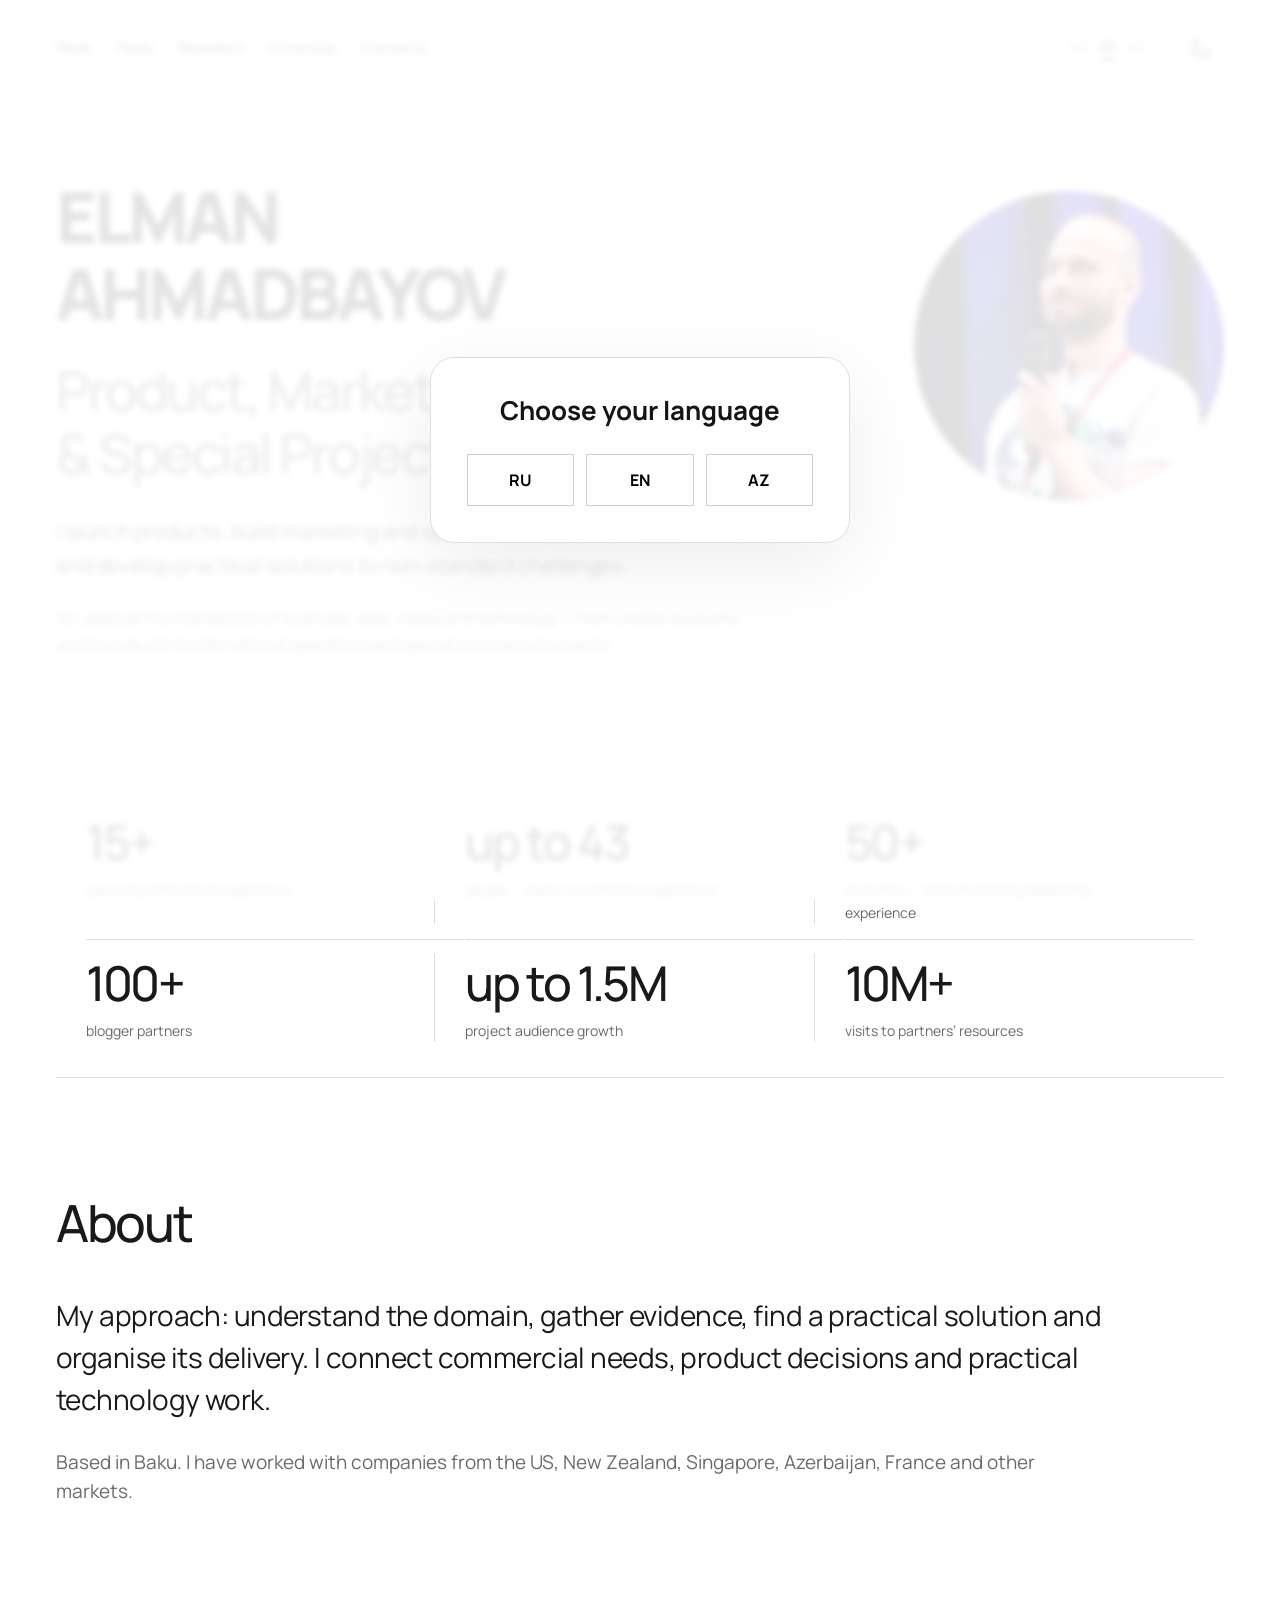
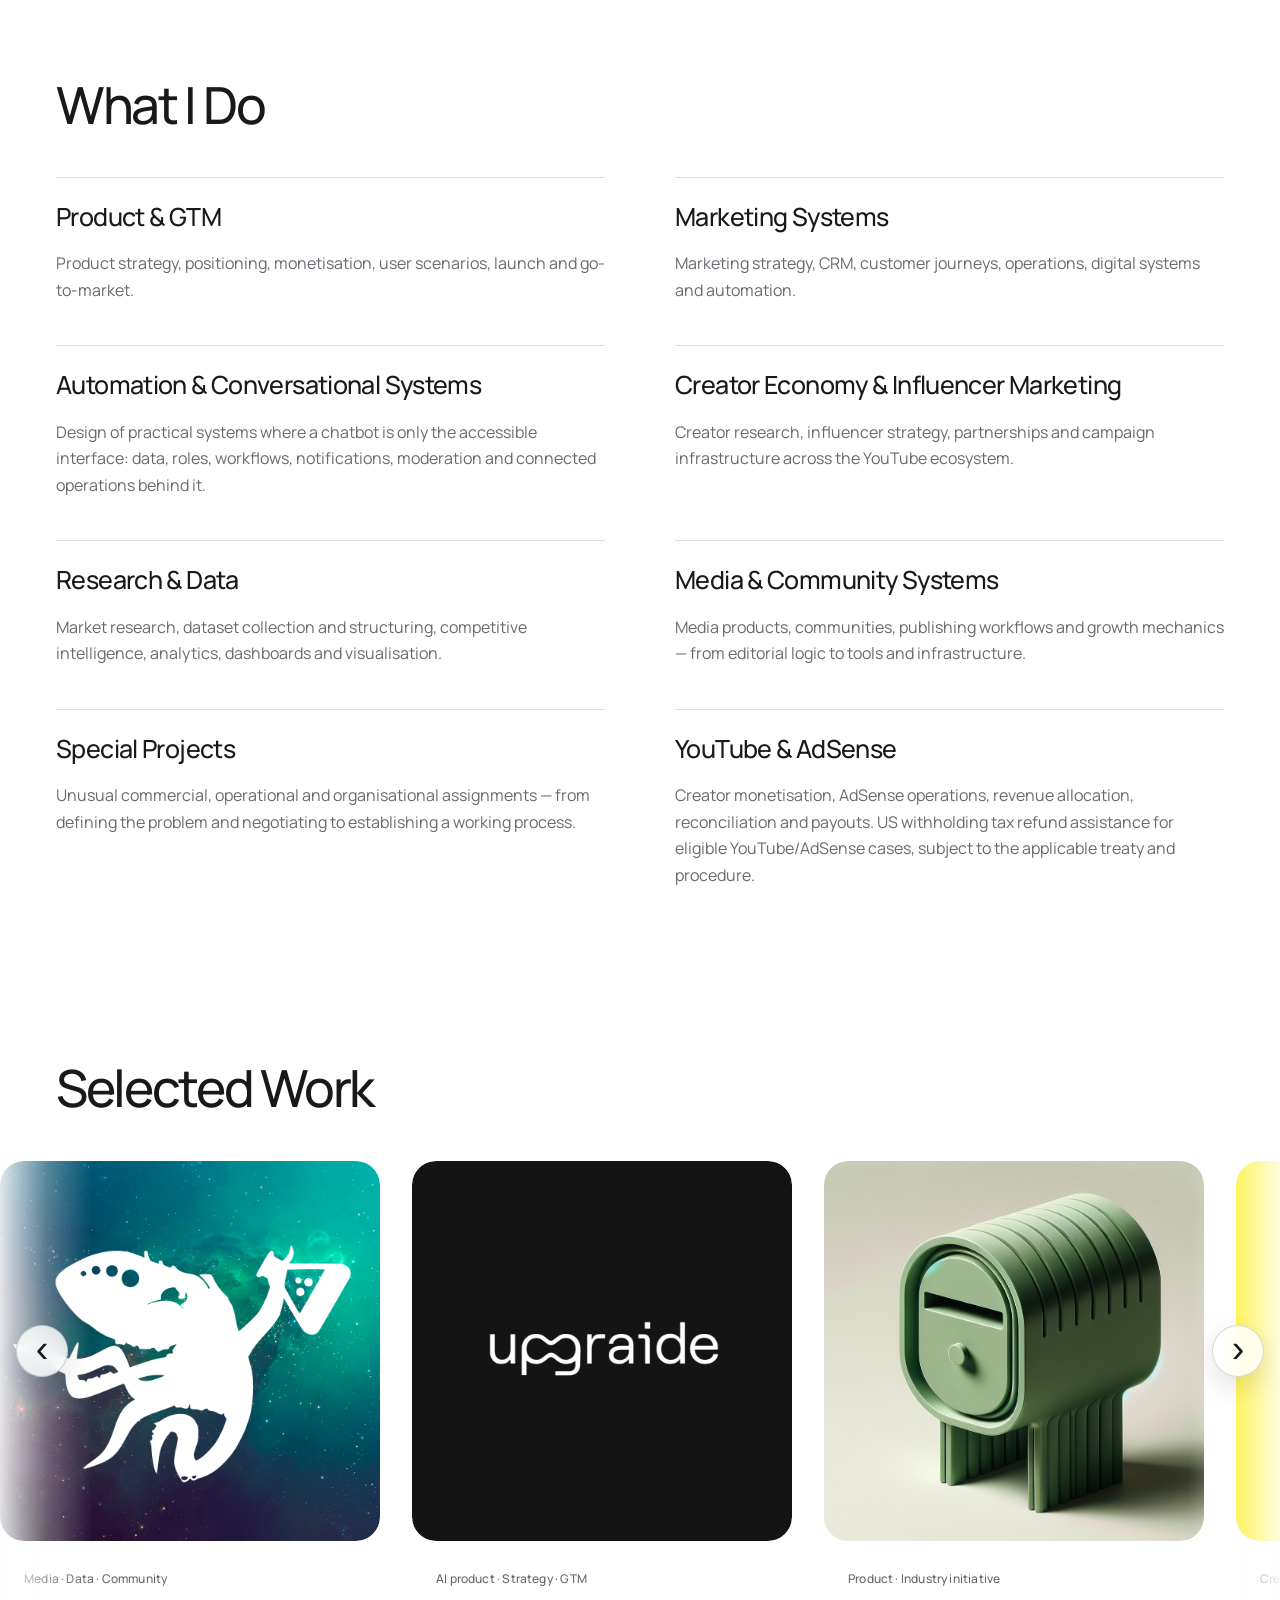
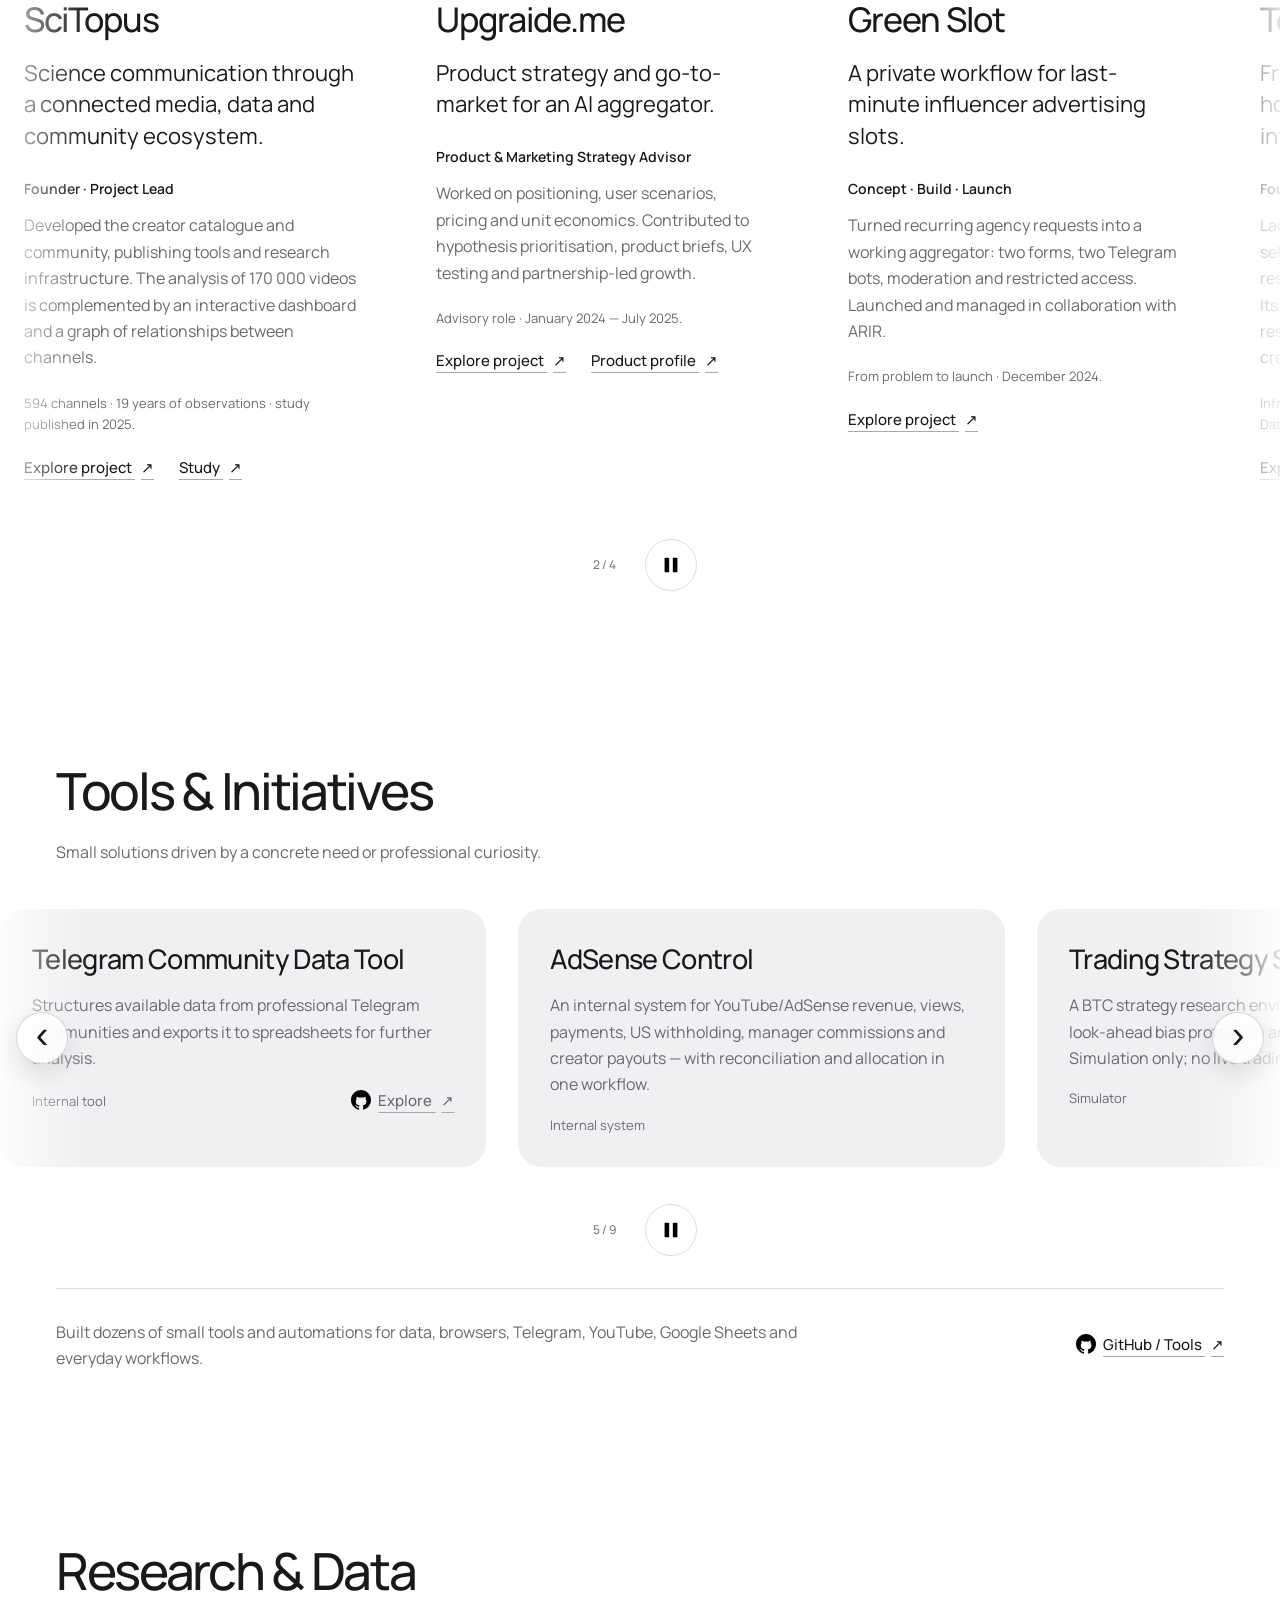
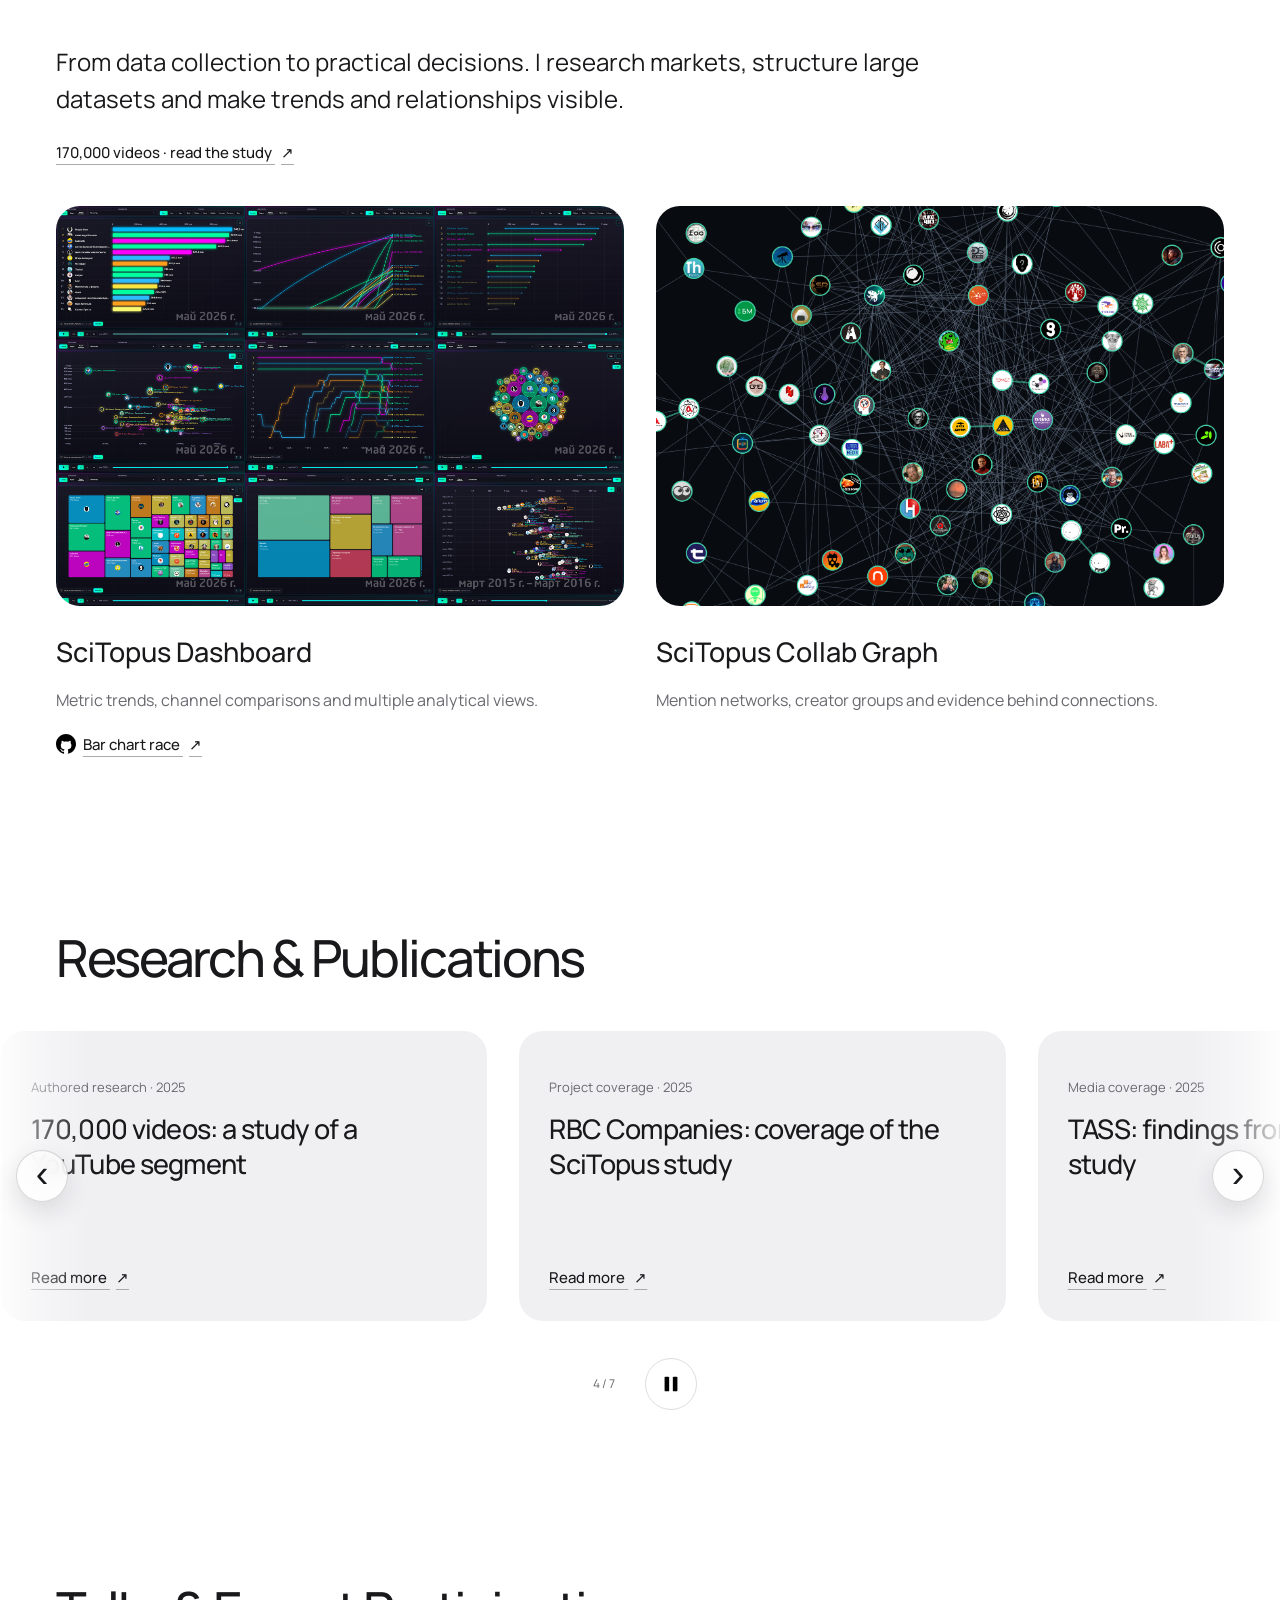
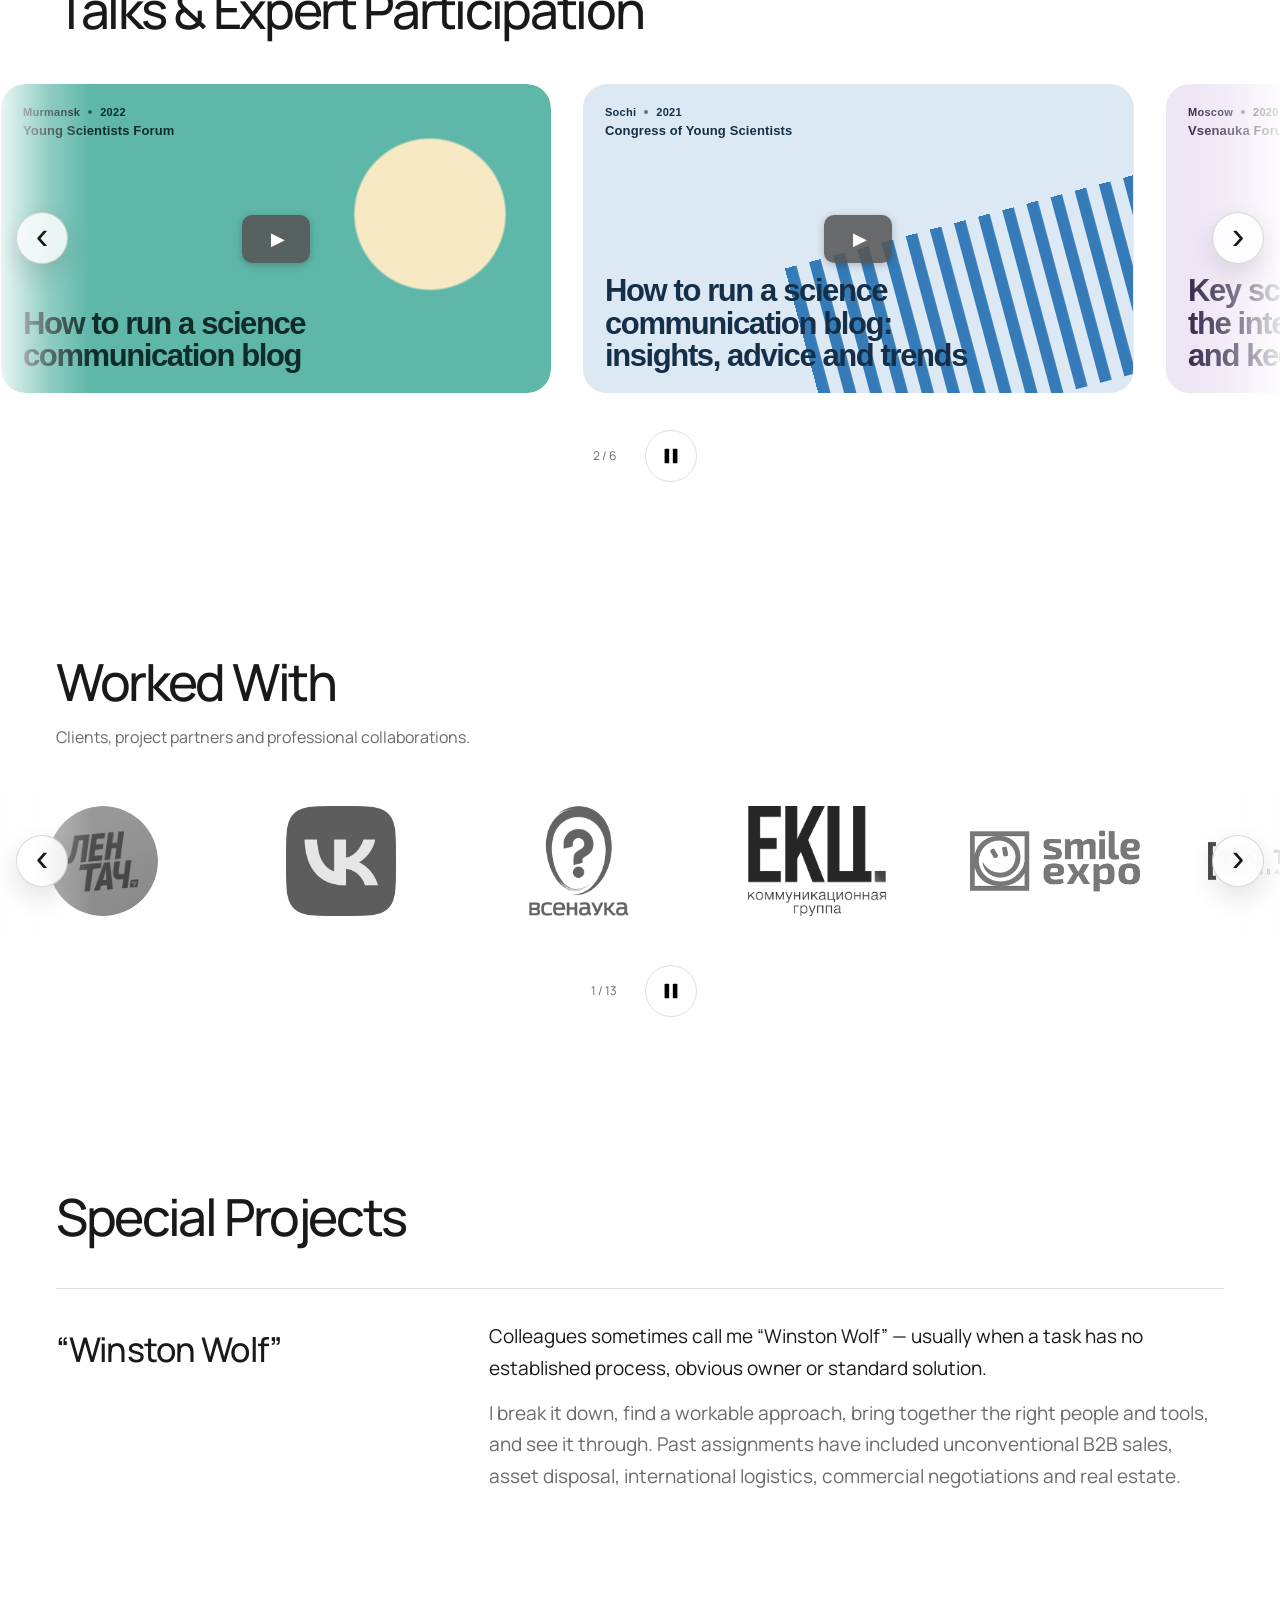
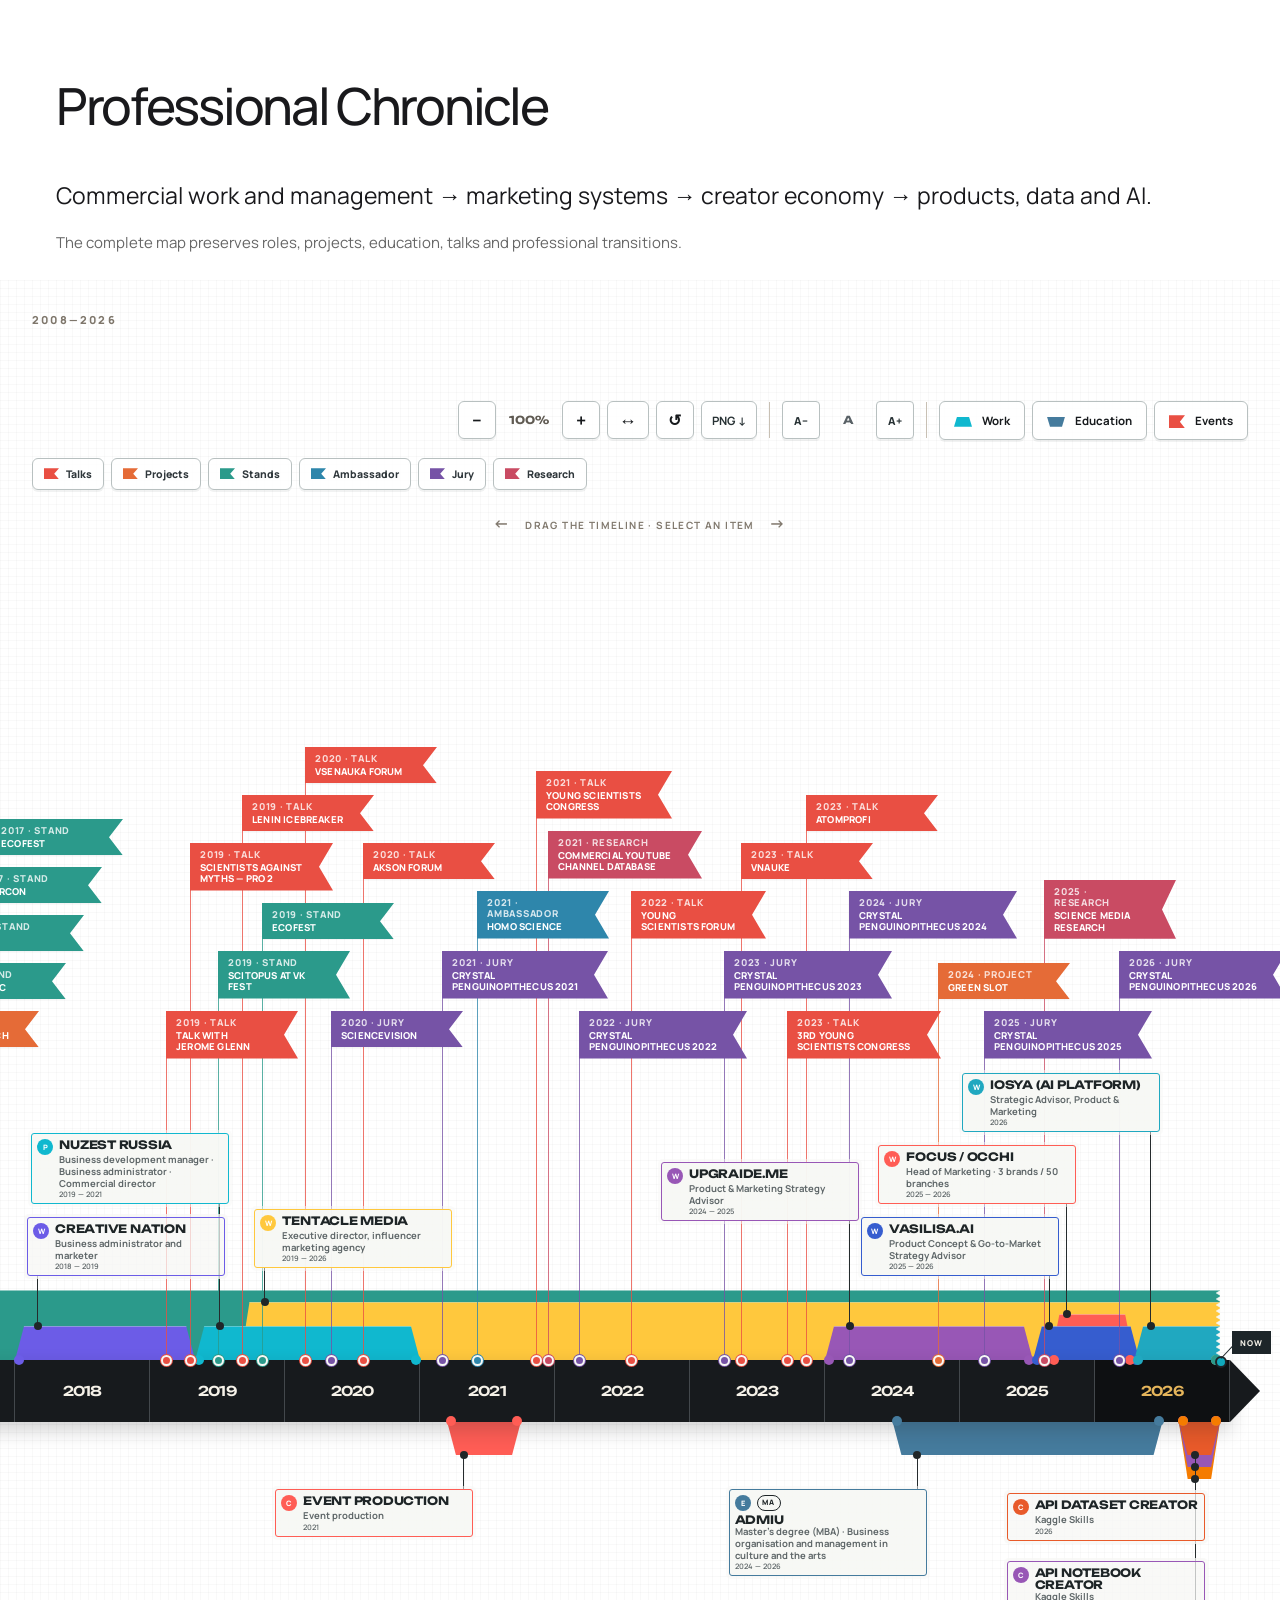
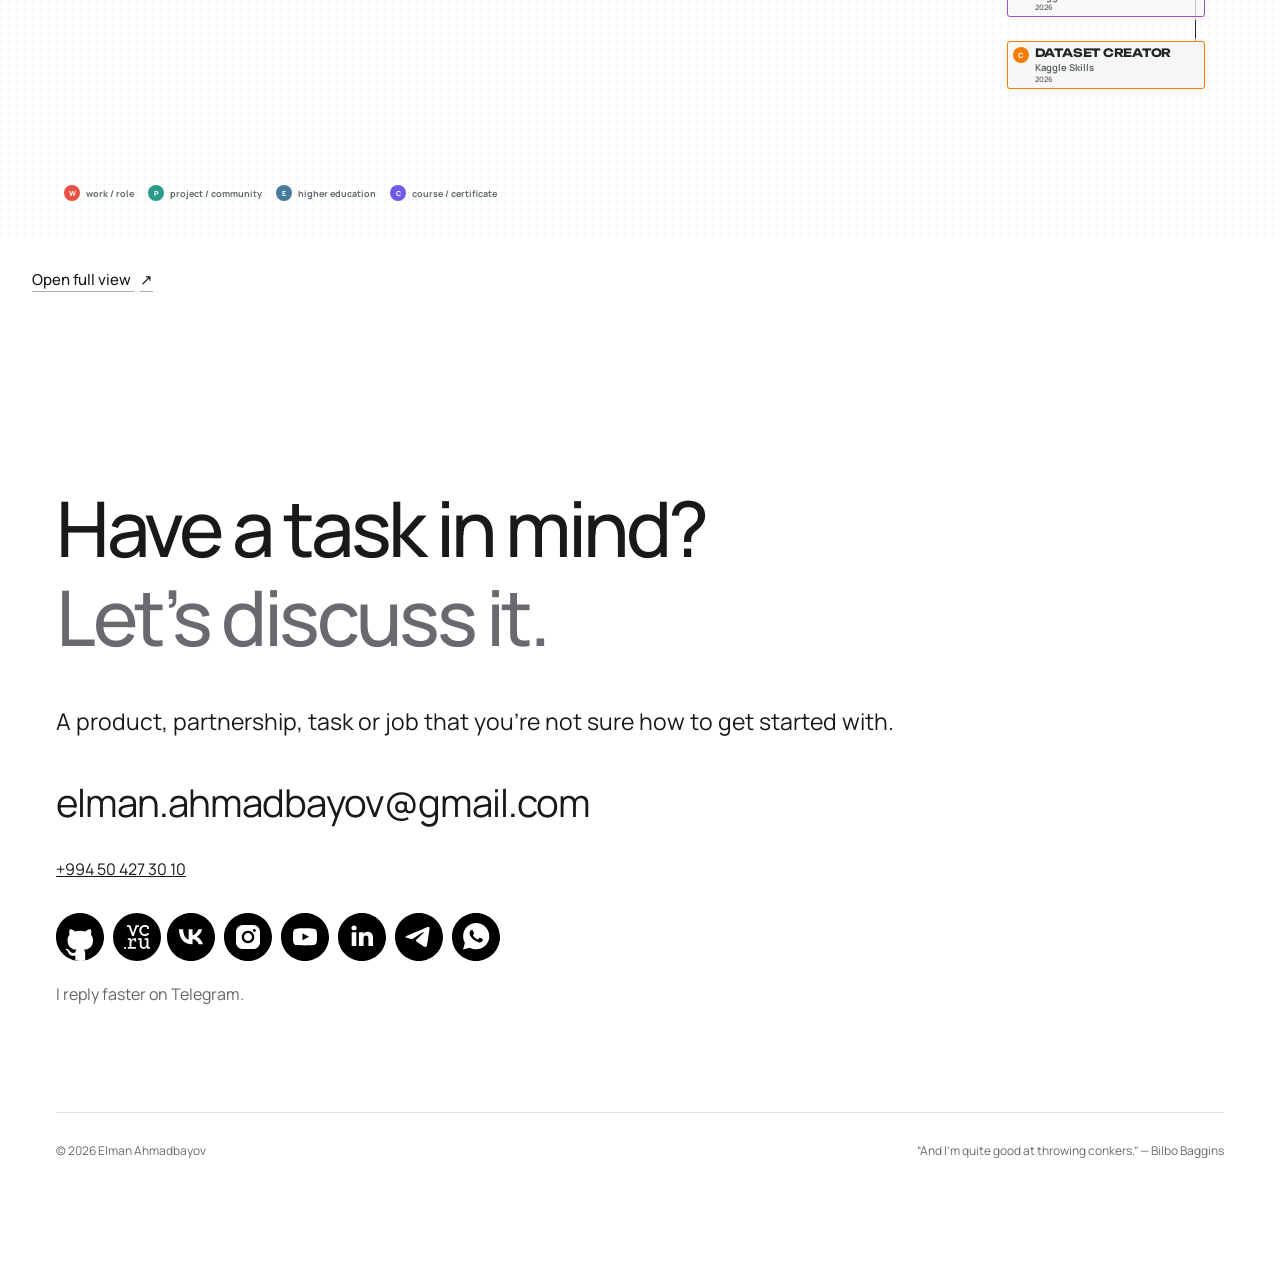
<file: index-az.html>
<!doctype html> <html lang="az" class="editorial-ready"><head> <script src="language-boot.js?v=6a3fea37f95a9f7f"></script><style>html.language-loading body{visibility:hidden}#language-title:focus{outline:0}</style><meta charset="utf-8"> <meta name="viewport" content="width=device-width,initial-scale=1"> <title>Elman Əhmədbəyov - Product, Marketing &amp; Special Projects</title> <link rel="canonical" href="https://elman.digital/index-az.html?az"> <meta name="format-detection" content="telephone=no"> <meta http-equiv="x-dns-prefetch-control" content="on"> <link rel="dns-prefetch" href="https://ws.tildacdn.com"> <link rel="dns-prefetch" href="https://static.tildacdn.ink"> <link rel="stylesheet" href="assets/54621bf462caf45d99.css?v=2d354037c5c111ac" type="text/css" media="all" onerror="this.loaderr=&quot;y&quot;"> <link rel="stylesheet" href="assets/9f89693275180f79a0.css?v=91bfb338048174f5" type="text/css" media="all" onerror="this.loaderr=&quot;y&quot;"> <link rel="preconnect" href="https://fonts.gstatic.com"> <link href="assets/c08a24ed48a6443229.css?v=434e25f820f16e09" rel="stylesheet"> <link rel="stylesheet" href="assets/64c7da05ee834e1bec.css?v=aefad85eb2b552f8" type="text/css" media="all" onerror="this.loaderr=&quot;y&quot;"> <link rel="icon" href="data:,"><meta property="og:type" content="website"><meta property="og:site_name" content="Elman Ahmadbayov"><meta property="og:title" content="Elman Əhmədbəyov - Product, Marketing &amp; Special Projects"><meta property="og:description" content="İT məhsullarını bazara çıxarıram, marketinq sistemlərini və iş proseslərini qururam, bazarları araşdırıram və qeyri-standart tapşırıqlara işlək həllər tapıram."><meta property="og:url" content="https://elman.digital/index-az.html?az"><meta property="og:locale" content="az_AZ"><meta property="og:image" content="https://elman.digital/assets/social-preview-20260906.png"><meta property="og:image:secure_url" content="https://elman.digital/assets/social-preview-20260906.png"><meta property="og:image:type" content="image/png"><meta property="og:image:width" content="1120"><meta property="og:image:height" content="1120"><meta property="og:image:alt" content="Elman Əhmədbəyov"><meta name="twitter:card" content="summary"><meta name="twitter:title" content="Elman Əhmədbəyov - Product, Marketing &amp; Special Projects"><meta name="twitter:description" content="Mən məhsulları bazara çıxarıram, marketinq və əməliyyat sistemləri qururam. Bazarları araşdırıram və hazır həll yolu olmayan tapşırıqlar üçün işlək həllər hazırlayıram."><meta name="twitter:image" content="https://elman.digital/assets/social-preview-20260906.png"><meta name="twitter:image:alt" content="Elman Əhmədbəyov"><link rel="stylesheet" href="editorial.css?v=9687d2d0b49fb509"><link rel="stylesheet" href="video-covers.css?v=a0d6f3eeac5d3d0c"><link rel="stylesheet" href="fullwidth-carousels.css?v=9d199c17322c606d"><link rel="stylesheet" href="dark-theme.css?v=816673077f72f2c0"><script src="theme.js?v=241f6cff55703b12"></script><link rel="stylesheet" href="reference-sections.css?v=5b4df2f41b5001df"><link rel="stylesheet" href="experiment.css?v=be89222bfaf43fc6"><script src="experiment-runtime.js?v=da717d83a8de00f2" defer=""></script><link rel="preload" href="assets/plus-jakarta-sans-az.woff2" as="font" type="font/woff2" crossorigin><link rel="stylesheet" href="az-typography.css?v=8d99a0de3e6eaeb3"><meta name="robots" content="noindex, nofollow, noarchive, nosnippet, noimageindex"><meta name="googlebot" content="noindex, nofollow, noarchive, nosnippet, noimageindex"><meta name="bingbot" content="noindex, nofollow, noarchive, nosnippet, noimageindex"></head> <body><a class="skip-link" href="?az" data-section="main">Məzmuna keç</a><header class="site-header"><nav aria-label="Əsas naviqasiya"><a href="?az" data-section="selected-work">İşlər</a><a href="?az" data-section="initiatives">Alətlər</a><a href="?az#research" data-section="research">Tədqiqatlar</a><a href="?az#chronicle" data-section="professional-chronicle">Xronika</a><a href="?az" data-section="contact">Əlaqə</a></nav><div class="languages" aria-label="Language"><a href="?ru" lang="ru" data-language="ru">RU</a><a href="?en" lang="en" data-language="en">EN</a><a href="?az" lang="az" aria-current="page" data-language="az">AZ</a></div><button id="theme-toggle" type="button" aria-pressed="false">Tünd tema</button></header><main id="main"><section class="hero-section"><div class="editorial-hero"><div class="hero-identity"><p class="hero-name">ELMAN<br>ƏHMƏDBƏYOV</p><h1>Product, Marketing<br>&amp; Special Projects</h1></div><div><p class="hero-lead">İT məhsullarını bazara çıxarıram, marketinq sistemlərini və iş proseslərini qururam, bazarları araşdırıram və qeyri-standart tapşırıqlara işlək həllər tapıram.</p><p class="hero-note">Biznes, məlumat, media və texnologiyanın kəsişməsində 15 ildən çox təcrübə. Creator economy və AI məhsullarından beynəlxalq əməliyyatlara və xüsusi kommersiya layihələrinədək.</p></div><img class="portrait" src="assets/1a2aa0b2c26e7a6619.png" alt="Elman Əhmədbəyov"></div></section><div class="proof-strip"><a href="?az#chronicle" data-section="professional-chronicle"><strong>15+</strong><span>illik peşəkar təcrübə</span></a><a href="?az#chronicle" data-section="professional-chronicle"><strong>43-dək</strong><span>nəfərin işini koordinasiya etmə təcrübəsi</span></a><a href="?az#chronicle" data-section="professional-chronicle"><strong>50+</strong><span>filialı olan şəbəkənin marketinqinə rəhbərlik</span></a><a href="?az#selected-work" data-section="selected-work"><strong>100+</strong><span>partnyor bloqer</span></a><a href="?az#chronicle" data-section="professional-chronicle"><strong>1,5 milyonadək</strong><span>layihələrin auditoriyasının artımı</span></a><a href="?az#selected-work" data-section="selected-work"><strong>10+ milyon</strong><span>partnyorların resurslarına keçid</span></a></div><section id="about" class="section" aria-labelledby="about-heading"><div class="section-heading"><h2 id="about-heading">Mənim haqqımda</h2></div><div class="about-copy"><p>Əvvəl sahəni öyrənir və məlumatları toplayıram, sonra işlək həlli tapıb icrasını təşkil edirəm. Kommersiya tapşırıqlarını məhsul həlləri və texnologiyanın praktik tətbiqi ilə birləşdirirəm.</p><p class="muted">Bakıda fəaliyyət göstərirəm. ABŞ, Yeni Zelandiya, Sinqapur, Azərbaycan, Fransa və digər bazarlardan olan şirkətlərlə işləmişəm.</p></div></section><section id="services" class="section" aria-labelledby="services-heading"><div class="section-heading"><h2 id="services-heading">Nə edirəm</h2></div><div class="services-grid"><article><h3>Product &amp; GTM</h3><p>Məhsul strategiyası, mövqeləndirmə, monetizasiya, istifadəçi ssenariləri, məhsulun istifadəyə verilməsi və bazara çıxış.</p></article><article><h3>Marketing Systems</h3><p>Marketinq strategiyası, CRM, müştəri səyahəti, iş prosesləri, rəqəmsal sistemlər və avtomatlaşdırma.</p></article><article><h3>Automation &amp; Conversational Systems</h3><p>Çat-botun sadə interfeys kimi xidmət etdiyi sistemləri layihələndirirəm. Məlumatlar, istifadəçi rolları, iş axınları, bildirişlər, moderasiya və əlaqəli proseslər bu interfeysin arxasında işləyir.</p></article><article><h3>Creator Economy &amp; Influencer Marketing</h3><p>YouTube müəlliflərinin araşdırılması, influenser marketinqi strategiyası, partnyorluqlar və reklam kampaniyaları üçün infrastruktur.</p></article><article><h3>Research &amp; Data</h3><p>Bazar araşdırmaları, məlumatların toplanması və strukturlaşdırılması, rəqiblərin təhlili, analitika, analitik panellər və məlumatların vizuallaşdırılması.</p></article><article><h3>Media &amp; Community Systems</h3><p>Media məhsulları, icmalar, kontentin dərcinə və auditoriyanın artımına xidmət edən proseslər. Redaksiya işinin təşkilindən alətlərə və infrastruktura qədər.</p></article><article><h3>Special Projects</h3><p>Qeyri-standart kommersiya, əməliyyat və təşkilati tapşırıqlar: problemin müəyyənləşdirilməsi və danışıqlardan işlək prosesin qurulmasına qədər.</p></article><article><h3>YouTube &amp; AdSense</h3><p>Kontent müəlliflərinin monetizasiyası, AdSense əməliyyatları, gəlir bölgüsü, hesablaşmaların yoxlanması və ödənişlər. YouTube/AdSense üzrə uyğun hallarda ABŞ-da tutulmuş verginin geri alınmasına kömək edirəm. Müvafiq vergi sazişi və prosedurlar nəzərə alınır.</p></article></div></section><section id="selected-work" class="section" aria-labelledby="selected-work-heading"><div class="section-heading"><h2 id="selected-work-heading">Seçilmiş işlər</h2></div><div class="carousel" role="region" aria-roledescription="karusel" aria-label="Seçilmiş işlər"><div class="carousel-track" id="selected-work-track" tabindex="0" aria-label="Klaviaturanın ox düymələri ilə sürüşdür"><article class="flagship slide"><div class="work-art"><img src="assets/ce4c5188eac724a797.png" alt="Tentacle.Media" loading="lazy"></div><div class="work-copy"><p class="eyebrow">Creator economy · Marketing · Data</p><h3>Tentacle.Media</h3><p class="work-intro">Kontent müəlliflərinin seçimindən öz creator intelligence infrastrukturumu qurmağa qədər.</p><p class="role">Təsisçi · icraçı direktor</p><p>Agentliyi qurdum, müəlliflərin seçimi üçün metodologiya hazırladım, axtarış, təhlil və reklam kampaniyalarını müşayiət edən sistemlər yaratdım. Verilənlər bazası və avtomatlaşdırma alətləri müstəqil müəlliflərin 100 000-dən çox kanalı ilə işləməyə imkan verir.</p><p class="proof-note">Verilənlər bazasının 2026-cı ilin iyulundakı vəziyyəti: 106 224 kanal. Bu rəqəm bazanın ölçüsünü göstərir, müştəri sayını və ya mənə məxsus kanalların sayını deyil.</p><div class="link-row"><a class="text-link" href="https://www.tentacle.media/" target="_blank" rel="noopener noreferrer">Layihəni aç <span aria-hidden="true">↗</span></a><a class="text-link" href="https://vc.ru/marketing/333590-baza-dannyh-kotoraya-izmenit-inflyuens-marketing-navsegda" target="_blank" rel="noopener noreferrer">Metodologiya · 2021 <span aria-hidden="true">↗</span></a></div></div></article><article class="flagship slide"><div class="work-art"><img src="assets/4376309af7387bdf9d.png" alt="SciTopus" loading="lazy"></div><div class="work-copy"><p class="eyebrow">Media · Data · Community</p><h3>SciTopus</h3><p class="work-intro">Media, məlumat və icmanı birləşdirən elmi kommunikasiya ekosistemi.</p><p class="role">Təsisçi · layihə rəhbəri</p><p>Kontent müəlliflərinin kataloqunu və icmasını, kontentin dərc edilməsi üçün alətləri və tədqiqat infrastrukturunu inkişaf etdirdim. 170 000 videonun təhlilini interaktiv analitik panel və kanallar arasındakı əlaqələr qrafı tamamlayır.</p><p class="proof-note">594 kanal · 19 illik müşahidə · tədqiqat 2025-ci ildə dərc olunub.</p><div class="link-row"><a class="text-link" href="https://scitopus.com/" target="_blank" rel="noopener noreferrer">Layihəni aç <span aria-hidden="true">↗</span></a><a class="text-link" href="https://vc.ru/media/2187320-nauchnyi-pop-na-youtube-issledovanie-170000-video-za-19-let" target="_blank" rel="noopener noreferrer">Tədqiqat <span aria-hidden="true">↗</span></a></div></div></article><article class="flagship slide"><div class="work-art"><img src="assets/4ada5a4c3abfcc4f06.png" alt="Upgraide.me" loading="lazy"></div><div class="work-copy"><p class="eyebrow">AI product · Strategy · GTM</p><h3>Upgraide.me</h3><p class="work-intro">AI servis aqreqatoru üçün məhsul strategiyası və bazara çıxış.</p><p class="role">Product &amp; Marketing Strategy Advisor</p><p>Məhsulun mövqeləndirilməsi, istifadəçi ssenariləri, tariflər və unit economics üzərində işlədim. Hipotezlər arasında prioritetlərin seçilməsində, tapşırıqların hazırlanmasında, UX testlərində və partnyorluq mexanizmlərinin inkişafında iştirak etdim.</p><p class="proof-note">Məsləhətçi rolu · yanvar 2024 - iyul 2025.</p><div class="link-row"><a class="text-link" href="https://upgraide.me/" target="_blank" rel="noopener noreferrer">Layihəni aç <span aria-hidden="true">↗</span></a><a class="text-link" href="https://productradar.ru/product/upgraide-me/" target="_blank" rel="noopener noreferrer">Məhsul haqqında <span aria-hidden="true">↗</span></a></div></div></article><article class="flagship slide"><div class="work-art"><img src="assets/ce87d38c9d874f823e.jpg" alt="Yaşıl slot" loading="lazy"></div><div class="work-copy"><p class="eyebrow">Product · Industry initiative</p><h3>Yaşıl slot</h3><p class="work-intro">Son anda boşalan reklam yerlərini toplayan qapalı sistem.</p><p class="role">İdeya · hazırlanma · istifadəyə verilmə</p><p>Agentliklərin təkrarlanan sorğuları əsasında işlək aqreqator hazırladım: iki forma, iki Telegram botu, moderasiya və qapalı giriş. Layihənin istifadəyə verilməsi və idarə olunması ARIR ilə əməkdaşlıqda həyata keçirildi.</p><p class="proof-note">Problemdən istifadəyə verilməyədək · dekabr 2024.</p><div class="link-row"><a class="text-link" href="https://vc.ru/marketing/1730224-zelenyi-slotik-zakrytyi-agregator-dlya-agentstv-inflyuens-marketinga-za-odnu-noch" target="_blank" rel="noopener noreferrer">Layihəni aç <span aria-hidden="true">↗</span></a></div></div></article></div><div class="carousel-controls"><button type="button" data-dir="-1" aria-controls="selected-work-track" aria-label="Geri"><span aria-hidden="true">‹</span></button><span class="carousel-position" aria-live="polite"></span><button type="button" data-dir="1" aria-controls="selected-work-track" aria-label="İrəli"><span aria-hidden="true">›</span></button></div></div></section><section id="initiatives" class="section" aria-labelledby="initiatives-heading"><div class="section-heading"><h2 id="initiatives-heading">Alətlər və təşəbbüslər</h2><p>Konkret ehtiyacdan və ya peşəkar maraqdan yaranan həllər.</p></div><div class="carousel" role="region" aria-roledescription="karusel" aria-label="Təşəbbüslər"><div class="carousel-track" id="initiatives-track" tabindex="0" aria-label="Klaviaturanın ox düymələri ilə sürüşdür"><article class="initiative slide"><h3>AAC Communicator</h3><p>Nitq pozuntusu olan azərbaycandilli insanlar üçün ünsiyyət aləti. Azərbaycan və rus dilləri, oflayn nitq sintezi, ekran klaviaturaları və xüsusi düymələrlə idarəetmə (switch access).</p><div class="card-bottom"><span>İşlək lokal versiya</span></div></article><article class="initiative slide"><h3>Rent Aggregator Baku</h3><p>Bakıdakı yeni kirayə elanlarını toplayır və filtrləyir, PostgreSQL-də saxlayır, uyğun variantları Telegram-a göndərir.</p><div class="card-bottom"><span>İşlək servis</span><a class="text-link" href="https://github.com/Airshipster/rent-aggregator-baku" target="_blank" rel="noopener noreferrer"><svg class="github-mark" role="presentation" width="20" height="20" viewBox="0 0 100 100" fill="none" xmlns="http://www.w3.org/2000/svg" aria-hidden="true"> <path fill-rule="evenodd" clip-rule="evenodd" d="M52.078 99.958C78.728 98.868 100 76.918 100 50c0-27.614-22.386-50-50-50S0 22.386 0 50s22.386 50 50 50l.368-.001.335.001c.432 0 .894-.015 1.375-.042Zm0 0c3.828-.216 8.81-1.186 8.81-1.186l-.053-2.99s.05-5.839.05-11.388c0-3.873-1.327-6.407-2.818-7.688 9.248-1.027 18.954-4.537 18.954-20.484 0-4.532-1.607-8.238-4.268-11.14.427-1.05 1.852-5.271-.413-10.986 0 0-3.479-1.116-11.405 4.256-3.316-.92-6.867-1.381-10.392-1.397-3.53.016-7.082.476-10.393 1.397-7.93-5.372-11.416-4.256-11.416-4.256-2.258 5.716-.833 9.937-.407 10.986-2.655 2.902-4.272 6.607-4.272 11.14 0 15.907 9.69 19.469 18.909 20.517-1.186 1.038-2.258 2.867-2.635 5.55-2.366 1.062-8.378 2.894-12.081-3.45 0 0-2.193-3.984-6.358-4.278 0 0-4.055-.052-.286 2.523 0 0 2.722 1.277 4.609 6.073 0 0 2.436 8.073 13.984 5.565.01 1.884.026 3.515.038 4.77.01 1.053.018 1.84.018 2.29l.01 2.889c3.232.84 6.617 1.3 10.105 1.328a50.99 50.99 0 0 0 1.71-.041Z" fill="#000000"></path> </svg>Aç <span aria-hidden="true">↗</span></a></div></article><article class="initiative slide"><h3>SciTopus Data Visualisations</h3><p>Analitik panel, əməkdaşlıq qrafı və bar chart race böyük video bazalarındakı dəyişiklikləri və müəlliflər arasındakı əlaqələri araşdırmağa kömək edir.</p><div class="card-bottom"><span>SciTopus-un bir hissəsi</span><a class="text-link" href="?az#research" data-section="research">Aç <span aria-hidden="true">↗</span></a></div></article><article class="initiative slide"><h3>Click2JSON</h3><p>İstifadəçinin hərəkətlərini və səhifə elementlərinin kontekstini strukturlaşdırılmış JSON formatında qeydə alır. İnterfeyslərin təhlili və avtomatlaşdırmanın hazırlanması üçün alətdir.</p><div class="card-bottom"><span>Kiçik alət</span><a class="text-link" href="https://gist.github.com/Airshipster/1dc98bc3852e53c4ff0dda528f49b3f3" target="_blank" rel="noopener noreferrer"><svg class="github-mark" role="presentation" width="20" height="20" viewBox="0 0 100 100" fill="none" xmlns="http://www.w3.org/2000/svg" aria-hidden="true"> <path fill-rule="evenodd" clip-rule="evenodd" d="M52.078 99.958C78.728 98.868 100 76.918 100 50c0-27.614-22.386-50-50-50S0 22.386 0 50s22.386 50 50 50l.368-.001.335.001c.432 0 .894-.015 1.375-.042Zm0 0c3.828-.216 8.81-1.186 8.81-1.186l-.053-2.99s.05-5.839.05-11.388c0-3.873-1.327-6.407-2.818-7.688 9.248-1.027 18.954-4.537 18.954-20.484 0-4.532-1.607-8.238-4.268-11.14.427-1.05 1.852-5.271-.413-10.986 0 0-3.479-1.116-11.405 4.256-3.316-.92-6.867-1.381-10.392-1.397-3.53.016-7.082.476-10.393 1.397-7.93-5.372-11.416-4.256-11.416-4.256-2.258 5.716-.833 9.937-.407 10.986-2.655 2.902-4.272 6.607-4.272 11.14 0 15.907 9.69 19.469 18.909 20.517-1.186 1.038-2.258 2.867-2.635 5.55-2.366 1.062-8.378 2.894-12.081-3.45 0 0-2.193-3.984-6.358-4.278 0 0-4.055-.052-.286 2.523 0 0 2.722 1.277 4.609 6.073 0 0 2.436 8.073 13.984 5.565.01 1.884.026 3.515.038 4.77.01 1.053.018 1.84.018 2.29l.01 2.889c3.232.84 6.617 1.3 10.105 1.328a50.99 50.99 0 0 0 1.71-.041Z" fill="#000000"></path> </svg>Aç <span aria-hidden="true">↗</span></a></div></article><article class="initiative slide"><h3>Telegram Community Data Tool</h3><p>Peşəkar Telegram icmalarında əlçatan olan məlumatları strukturlaşdırır və sonrakı təhlil üçün cədvəllərə ixrac edir.</p><div class="card-bottom"><span>Daxili alət</span><a class="text-link" href="https://gist.github.com/Airshipster/e6c1b14d03aeeac26b27bb73157deba7" target="_blank" rel="noopener noreferrer"><svg class="github-mark" role="presentation" width="20" height="20" viewBox="0 0 100 100" fill="none" xmlns="http://www.w3.org/2000/svg" aria-hidden="true"> <path fill-rule="evenodd" clip-rule="evenodd" d="M52.078 99.958C78.728 98.868 100 76.918 100 50c0-27.614-22.386-50-50-50S0 22.386 0 50s22.386 50 50 50l.368-.001.335.001c.432 0 .894-.015 1.375-.042Zm0 0c3.828-.216 8.81-1.186 8.81-1.186l-.053-2.99s.05-5.839.05-11.388c0-3.873-1.327-6.407-2.818-7.688 9.248-1.027 18.954-4.537 18.954-20.484 0-4.532-1.607-8.238-4.268-11.14.427-1.05 1.852-5.271-.413-10.986 0 0-3.479-1.116-11.405 4.256-3.316-.92-6.867-1.381-10.392-1.397-3.53.016-7.082.476-10.393 1.397-7.93-5.372-11.416-4.256-11.416-4.256-2.258 5.716-.833 9.937-.407 10.986-2.655 2.902-4.272 6.607-4.272 11.14 0 15.907 9.69 19.469 18.909 20.517-1.186 1.038-2.258 2.867-2.635 5.55-2.366 1.062-8.378 2.894-12.081-3.45 0 0-2.193-3.984-6.358-4.278 0 0-4.055-.052-.286 2.523 0 0 2.722 1.277 4.609 6.073 0 0 2.436 8.073 13.984 5.565.01 1.884.026 3.515.038 4.77.01 1.053.018 1.84.018 2.29l.01 2.889c3.232.84 6.617 1.3 10.105 1.328a50.99 50.99 0 0 0 1.71-.041Z" fill="#000000"></path> </svg>Aç <span aria-hidden="true">↗</span></a></div></article><article class="initiative slide"><h3>AdSense Control</h3><p>YouTube/AdSense gəlirlərini, baxışları, ödənişləri, ABŞ-da tutulan vergiləri, menecer komissiyalarını və müəlliflərə ödənişləri qeydə alan daxili sistem. Hesablaşmaların yoxlanması və gəlir bölgüsü eyni prosesdə birləşdirilib.</p><div class="card-bottom"><span>Daxili sistem</span></div></article><article class="initiative slide"><h3>Ticarət strategiyaları simulyatoru</h3><p>BTC strategiyalarının simulyasiyası üçün mühit: komissiyalar, qiymət sürüşməsi, gələcək məlumatlardan istifadəyə qarşı qoruma və parametrlərin optimallaşdırılması. Real ticarət əməliyyatları aparmır.</p><div class="card-bottom"><span>Simulyator</span></div></article><article class="initiative slide"><h3>3D mebel konfiquratoru</h3><p>Mebelin konstruksiyasını və fərdi sifarişi müzakirə etmək üçün interaktiv 3D təqdimat.</p><div class="card-bottom"><span>Prototip</span><a class="text-link" href="https://github.com/Airshipster/furniture-3d-model-example" target="_blank" rel="noopener noreferrer"><svg class="github-mark" role="presentation" width="20" height="20" viewBox="0 0 100 100" fill="none" xmlns="http://www.w3.org/2000/svg" aria-hidden="true"> <path fill-rule="evenodd" clip-rule="evenodd" d="M52.078 99.958C78.728 98.868 100 76.918 100 50c0-27.614-22.386-50-50-50S0 22.386 0 50s22.386 50 50 50l.368-.001.335.001c.432 0 .894-.015 1.375-.042Zm0 0c3.828-.216 8.81-1.186 8.81-1.186l-.053-2.99s.05-5.839.05-11.388c0-3.873-1.327-6.407-2.818-7.688 9.248-1.027 18.954-4.537 18.954-20.484 0-4.532-1.607-8.238-4.268-11.14.427-1.05 1.852-5.271-.413-10.986 0 0-3.479-1.116-11.405 4.256-3.316-.92-6.867-1.381-10.392-1.397-3.53.016-7.082.476-10.393 1.397-7.93-5.372-11.416-4.256-11.416-4.256-2.258 5.716-.833 9.937-.407 10.986-2.655 2.902-4.272 6.607-4.272 11.14 0 15.907 9.69 19.469 18.909 20.517-1.186 1.038-2.258 2.867-2.635 5.55-2.366 1.062-8.378 2.894-12.081-3.45 0 0-2.193-3.984-6.358-4.278 0 0-4.055-.052-.286 2.523 0 0 2.722 1.277 4.609 6.073 0 0 2.436 8.073 13.984 5.565.01 1.884.026 3.515.038 4.77.01 1.053.018 1.84.018 2.29l.01 2.889c3.232.84 6.617 1.3 10.105 1.328a50.99 50.99 0 0 0 1.71-.041Z" fill="#000000"></path> </svg>Aç <span aria-hidden="true">↗</span></a></div></article><article class="initiative slide" data-initiative="android-apps"><h3>Android tətbiqlərinin hazırlanması</h3><p>Smartfonlar, planşetlər və Smart TV üçün.</p></article></div><div class="carousel-controls"><button type="button" data-dir="-1" aria-controls="initiatives-track" aria-label="Geri"><span aria-hidden="true">‹</span></button><span class="carousel-position" aria-live="polite"></span><button type="button" data-dir="1" aria-controls="initiatives-track" aria-label="İrəli"><span aria-hidden="true">›</span></button></div></div><div class="tools-note"><p>Məlumatlar, brauzerlər, Telegram, YouTube, Google Sheets və gündəlik işlər üçün onlarla kiçik alət və avtomatlaşdırma həlli yaratmışam.</p><a class="text-link" href="https://github.com/Airshipster/" target="_blank" rel="noopener noreferrer"><svg class="github-mark" role="presentation" width="20" height="20" viewBox="0 0 100 100" fill="none" xmlns="http://www.w3.org/2000/svg" aria-hidden="true"> <path fill-rule="evenodd" clip-rule="evenodd" d="M52.078 99.958C78.728 98.868 100 76.918 100 50c0-27.614-22.386-50-50-50S0 22.386 0 50s22.386 50 50 50l.368-.001.335.001c.432 0 .894-.015 1.375-.042Zm0 0c3.828-.216 8.81-1.186 8.81-1.186l-.053-2.99s.05-5.839.05-11.388c0-3.873-1.327-6.407-2.818-7.688 9.248-1.027 18.954-4.537 18.954-20.484 0-4.532-1.607-8.238-4.268-11.14.427-1.05 1.852-5.271-.413-10.986 0 0-3.479-1.116-11.405 4.256-3.316-.92-6.867-1.381-10.392-1.397-3.53.016-7.082.476-10.393 1.397-7.93-5.372-11.416-4.256-11.416-4.256-2.258 5.716-.833 9.937-.407 10.986-2.655 2.902-4.272 6.607-4.272 11.14 0 15.907 9.69 19.469 18.909 20.517-1.186 1.038-2.258 2.867-2.635 5.55-2.366 1.062-8.378 2.894-12.081-3.45 0 0-2.193-3.984-6.358-4.278 0 0-4.055-.052-.286 2.523 0 0 2.722 1.277 4.609 6.073 0 0 2.436 8.073 13.984 5.565.01 1.884.026 3.515.038 4.77.01 1.053.018 1.84.018 2.29l.01 2.889c3.232.84 6.617 1.3 10.105 1.328a50.99 50.99 0 0 0 1.71-.041Z" fill="#000000"></path> </svg>GitHub / Tools <span aria-hidden="true">↗</span></a></div></section><section id="research" class="section" aria-labelledby="research-heading"><div class="section-heading"><h2 id="research-heading">Research &amp; Data</h2></div><div class="research-intro"><p>Məlumatların toplanmasından praktik həllərə qədər. Bazarları araşdırıram, böyük məlumat bazalarını strukturlaşdırır, dəyişiklikləri və əlaqələri aydın göstərirəm.</p><a class="text-link" href="https://vc.ru/media/2187320-nauchnyi-pop-na-youtube-issledovanie-170000-video-za-19-let" target="_blank" rel="noopener noreferrer">170 000 video · tədqiqatı oxu <span aria-hidden="true">↗</span></a></div><div class="artifact-grid"><figure><a href="https://scitopus.com/youtube-dashboard" target="_blank" rel="noopener" data-interactive="dashboard" aria-controls="research-interactive" aria-expanded="false"><img src="assets/scitopus-dashboard-preview.png" alt="SciTopus: kanalların baxış sayının dəyişməsi" loading="lazy"></a><figcaption><h3>SciTopus Dashboard</h3><p>Göstəricilərin dəyişməsi, kanalların müqayisəsi və məlumatlara fərqli baxışlar.</p></figcaption></figure><figure><a href="https://scitopus.com/collabs" target="_blank" rel="noopener" data-interactive="collabs" aria-controls="research-interactive" aria-expanded="false"><img src="assets/scitopus-collabs-preview.png" alt="SciTopus: YouTube kanalları arasındakı əlaqələr qrafı" loading="lazy"></a><figcaption><h3>SciTopus Collab Graph</h3><p>Kanalların bir-birini qeyd etməsi əsasında qurulan şəbəkələr, müəllif qrupları və əlaqə nümunələri.</p></figcaption></figure></div><div class="link-row"><a class="text-link" href="https://github.com/Airshipster/scitopus-bar-chart-race" target="_blank" rel="noopener noreferrer"><svg class="github-mark" role="presentation" width="20" height="20" viewBox="0 0 100 100" fill="none" xmlns="http://www.w3.org/2000/svg" aria-hidden="true"> <path fill-rule="evenodd" clip-rule="evenodd" d="M52.078 99.958C78.728 98.868 100 76.918 100 50c0-27.614-22.386-50-50-50S0 22.386 0 50s22.386 50 50 50l.368-.001.335.001c.432 0 .894-.015 1.375-.042Zm0 0c3.828-.216 8.81-1.186 8.81-1.186l-.053-2.99s.05-5.839.05-11.388c0-3.873-1.327-6.407-2.818-7.688 9.248-1.027 18.954-4.537 18.954-20.484 0-4.532-1.607-8.238-4.268-11.14.427-1.05 1.852-5.271-.413-10.986 0 0-3.479-1.116-11.405 4.256-3.316-.92-6.867-1.381-10.392-1.397-3.53.016-7.082.476-10.393 1.397-7.93-5.372-11.416-4.256-11.416-4.256-2.258 5.716-.833 9.937-.407 10.986-2.655 2.902-4.272 6.607-4.272 11.14 0 15.907 9.69 19.469 18.909 20.517-1.186 1.038-2.258 2.867-2.635 5.55-2.366 1.062-8.378 2.894-12.081-3.45 0 0-2.193-3.984-6.358-4.278 0 0-4.055-.052-.286 2.523 0 0 2.722 1.277 4.609 6.073 0 0 2.436 8.073 13.984 5.565.01 1.884.026 3.515.038 4.77.01 1.053.018 1.84.018 2.29l.01 2.889c3.232.84 6.617 1.3 10.105 1.328a50.99 50.99 0 0 0 1.71-.041Z" fill="#000000"></path> </svg>Bar chart race <span aria-hidden="true">↗</span></a></div><div id="research-interactive" class="research-interactive" hidden=""><div class="interactive-toolbar"><h3 id="interactive-title"><a data-interactive-direct="" target="_blank" rel="noopener noreferrer"></a></h3><button type="button" data-close-interactive="">İnteraktiv görünüşü bağla ×</button></div><iframe title="SciTopus" allow="fullscreen" allowfullscreen=""></iframe></div></section><section id="publications" class="section" aria-labelledby="publications-heading"><div class="section-heading"><h2 id="publications-heading">Tədqiqatlar və yazılar</h2></div><div class="carousel" role="region" aria-roledescription="karusel" aria-label="Yazılar"><div class="carousel-track" id="publications-track" tabindex="0" aria-label="Klaviaturanın ox düymələri ilə sürüşdür"><article class="publication slide"><p class="category">Məqaləm · 2021</p><h3>YouTube müəlliflərini seçmək üçün verilənlər bazası necə qurulub</h3><a class="text-link" href="https://vc.ru/marketing/333590-baza-dannyh-kotoraya-izmenit-inflyuens-marketing-navsegda" target="_blank" rel="noopener noreferrer">Məqaləni oxu <span aria-hidden="true">↗</span></a></article><article class="publication slide"><p class="category">Kataloq</p><h3>Elmi-populyar kanalların kataloqu</h3><a class="text-link" href="https://scitopus.com/youtube-list" target="_blank" rel="noopener noreferrer">Məqaləni oxu <span aria-hidden="true">↗</span></a></article><article class="publication slide"><p class="category">Tədqiqat · Vsenauka</p><h3>Minimax YouTube-da</h3><a class="text-link" href="https://vsenauka.ru/infoteka/issledovaniya/minimaks-na-youtube.html" target="_blank" rel="noopener noreferrer">Məqaləni oxu <span aria-hidden="true">↗</span></a></article><article class="publication slide"><p class="category">Tədqiqatım · 2025</p><h3>YouTube seqmentinin tədqiqatı: 170 000 video</h3><a class="text-link" href="https://vc.ru/media/2187320-nauchnyi-pop-na-youtube-issledovanie-170000-video-za-19-let" target="_blank" rel="noopener noreferrer">Məqaləni oxu <span aria-hidden="true">↗</span></a></article><article class="publication slide"><p class="category">Layihə haqqında məqalə · 2025</p><h3>RBC Companies: SciTopus tədqiqatı haqqında məqalə</h3><a class="text-link" href="https://companies.rbc.ru/news/LYP2LYmduy/rubezhi-nauki-i-scitopus-proveli-issledovanie-nauchpopa-v-rossii/" target="_blank" rel="noopener noreferrer">Məqaləni oxu <span aria-hidden="true">↗</span></a></article><article class="publication slide"><p class="category">Media · 2025</p><h3>TASS: SciTopus tədqiqatının nəticələri</h3><a class="text-link" href="https://tass.ru/nauka/24953269" target="_blank" rel="noopener noreferrer">Məqaləni oxu <span aria-hidden="true">↗</span></a></article><article class="publication slide"><p class="category">Məqaləm · 2024</p><h3>Yaşıl slot: reklam sektorunun ehtiyacından layihənin istifadəyə verilməsinədək</h3><a class="text-link" href="https://vc.ru/marketing/1730224-zelenyi-slotik-zakrytyi-agregator-dlya-agentstv-inflyuens-marketinga-za-odnu-noch" target="_blank" rel="noopener noreferrer">Məqaləni oxu <span aria-hidden="true">↗</span></a></article></div><div class="carousel-controls"><button type="button" data-dir="-1" aria-controls="publications-track" aria-label="Geri"><span aria-hidden="true">‹</span></button><span class="carousel-position" aria-live="polite"></span><button type="button" data-dir="1" aria-controls="publications-track" aria-label="İrəli"><span aria-hidden="true">›</span></button></div></div></section><section id="talks" class="section" aria-labelledby="talks-heading"><div class="section-heading"><h2 id="talks-heading">Çıxışlar və ekspert iştirakı</h2></div><div class="carousel" role="region" aria-roledescription="karusel" aria-label="Çıxışlar"><div class="carousel-track" id="talks-track" tabindex="0" aria-label="Klaviaturanın ox düymələri ilə sürüşdür"><article class="video-card slide"><iframe class="talk-shortlist-frame" src="talk-shortlist-card.html?v=18d23d6920dbc5ab&amp;item=%7B%22id%22%3A%22QbMpleYk2po%22%2C%22kind%22%3A%22community%22%2C%22place%22%3A%22Moskva%22%2C%22event%22%3A%22VNauke+festival%C4%B1%22%2C%22name%22%3A%22%C4%B0cman%C4%B1+a%C4%9F%C4%B1ll%C4%B1+idar%C9%99+edin%3A+neyron+%C5%9F%C9%99b%C9%99k%C9%99l%C9%99rind%C9%99n+istifad%C9%99+edin%21%22%2C%22hideYear%22%3Atrue%2C%22pick%22%3A%22176%22%2C%22useCurrentInShortlist%22%3Afalse%7D&amp;lang=az" title="İcmanı ağıllı idarə edin: neyron şəbəkələrindən istifadə edin!" loading="eager"></iframe></article><article class="video-card slide"><iframe class="talk-shortlist-frame" src="talk-shortlist-card.html?v=18d23d6920dbc5ab&amp;item=%7B%22id%22%3A%22mcjvvjEiXX0%22%2C%22kind%22%3A%22forum%22%2C%22year%22%3A%222022%22%2C%22place%22%3A%22Murmansk%22%2C%22event%22%3A%22G%C9%99nc+aliml%C9%99r+forumu%22%2C%22name%22%3A%22Elmi-populyar+bloqu+nec%C9%99+aparmaq+olar%22%2C%22pick%22%3A%22205%22%2C%22useCurrentInShortlist%22%3Afalse%7D&amp;lang=az" title="Elmi-populyar bloqu necə aparmaq olar" loading="eager"></iframe></article><article class="video-card slide"><iframe class="talk-shortlist-frame" src="talk-shortlist-card.html?v=18d23d6920dbc5ab&amp;item=%7B%22id%22%3A%22JeQRrk9fIMc%22%2C%22kind%22%3A%22knowledge%22%2C%22year%22%3A%222021%22%2C%22place%22%3A%22So%C3%A7i%22%2C%22event%22%3A%22G%C9%99nc+aliml%C9%99r+konqresi%22%2C%22name%22%3A%22Elmi-populyar+bloqu+nec%C9%99+aparmaq+olar%3A+sirl%C9%99r%2C+m%C9%99sl%C9%99h%C9%99tl%C9%99r%2C+tendensiyalar%22%2C%22pick%22%3A%22229%22%2C%22useCurrentInShortlist%22%3Atrue%7D&amp;lang=az" title="Elmi-populyar bloqu necə aparmaq olar: sirlər, məsləhətlər, tendensiyalar" loading="eager"></iframe></article><article class="video-card slide"><iframe class="talk-shortlist-frame" src="talk-shortlist-card.html?v=18d23d6920dbc5ab&amp;item=%7B%22id%22%3A%22r6aNE1z3J9c%22%2C%22kind%22%3A%22vsenauka%22%2C%22year%22%3A%222020%22%2C%22place%22%3A%22Moskva%22%2C%22event%22%3A%22Vsenauka+forumu%22%2C%22name%22%3A%22%C6%8Fsas+elmi+m%C3%B6vzular%3A+internet+n%C9%99+bar%C9%99d%C9%99+dan%C4%B1%C5%9F%C4%B1r%2C+n%C9%99+bar%C9%99d%C9%99+susur%3F%22%2C%22pick%22%3A%22235%22%2C%22useCurrentInShortlist%22%3Atrue%7D&amp;lang=az" title="Əsas elmi mövzular: internet nə barədə danışır, nə barədə susur?" loading="eager"></iframe></article><article class="video-card slide"><iframe class="talk-shortlist-frame" src="talk-shortlist-card.html?v=18d23d6920dbc5ab&amp;item=%7B%22id%22%3A%22NlHOStpPEqA%22%2C%22kind%22%3A%22myths%22%2C%22year%22%3A%222019%22%2C%22place%22%3A%22Moskva%22%2C%22event%22%3A%22Aliml%C9%99r+mifl%C9%99r%C9%99+qar%C5%9F%C4%B1.+Profi+2%22%2C%22name%22%3A%22YouTube-da+elmi-populyar+kanallar%C4%B1n+keyfiyy%C9%99t+meyarlar%C4%B1%22%2C%22pick%22%3A%22260%22%2C%22useCurrentInShortlist%22%3Afalse%7D&amp;lang=az" title="YouTube-da elmi-populyar kanalların keyfiyyət meyarları" loading="eager"></iframe></article><article class="video-card slide"><iframe class="talk-shortlist-frame" src="talk-shortlist-card.html?v=18d23d6920dbc5ab&amp;item=%7B%22kind%22%3A%22community%22%2C%22pick%22%3A%22381%22%2C%22year%22%3A%222022%22%2C%22place%22%3A%22Moskva%22%2C%22event%22%3A%22Elmi+kommunikasiya+m%C3%BCsabiq%C9%99si%22%2C%22name%22%3A%22Kristal+Pinqvinopitek%22%2C%22organizer%22%3Atrue%2C%22hideMeta%22%3Atrue%2C%22href%22%3A%22https%3A%2F%2Fvideopitek.ru%2F%22%7D&amp;lang=az" title="Kristal Pinqvinopitek" loading="eager"></iframe></article></div><div class="carousel-controls"><button type="button" data-dir="-1" aria-controls="talks-track" aria-label="Geri"><span aria-hidden="true">‹</span></button><span class="carousel-position" aria-live="polite"></span><button type="button" data-dir="1" aria-controls="talks-track" aria-label="İrəli"><span aria-hidden="true">›</span></button></div></div></section><section id="worked-with" class="section" aria-labelledby="worked-with-heading"><div class="section-heading"><h2 id="worked-with-heading">Əməkdaşlıq etdiyim təşkilatlar</h2><p>Müştərilər, layihə partnyorları və peşəkar əməkdaşlıqlar.</p></div><div class="carousel" role="region" aria-roledescription="karusel" aria-label="Təşkilatlar"><div class="carousel-track" id="logos-track" tabindex="0" aria-label="Klaviaturanın ox düymələri ilə sürüşdür"><div class="logo-card slide" data-logo="partner-lentach.png" style="--logo-width:170px"><svg class="logo-art" viewBox="0 0 1104 1103" role="img" aria-label="Lentach" xmlns="http://www.w3.org/2000/svg"><defs><clipPath id="lentach-circle"><ellipse cx="552.0" cy="551.5" rx="552.0" ry="551.5"></ellipse></clipPath></defs><image href="assets/partner-lentach.png" width="1104" height="1103" clip-path="url(#lentach-circle)"></image></svg></div><div class="logo-card slide" data-logo="partner-vk.png" style="--logo-width:170px"><svg class="logo-art logo-vk" viewBox="0 0 1440 1440" role="img" aria-label="VK" xmlns="http://www.w3.org/2000/svg"><image href="assets/partner-vk.png" width="1440" height="1440"></image></svg></div><div class="logo-card slide" data-logo="f045f863c4b16d73b3.png" style="--logo-width:170px"><svg class="logo-art" viewBox="0 0 148 164" role="img" aria-label="Vsenauka" xmlns="http://www.w3.org/2000/svg"><defs><filter id="cut-f045f863c4b16d73b3-png" color-interpolation-filters="sRGB"><feColorMatrix in="SourceGraphic" type="matrix" values="0 0 0 0 0 0 0 0 0 0 0 0 0 0 0 -1 -1 -1 0 3" result="mask"></feColorMatrix><feMorphology in="mask" operator="erode" radius="0.6" result="clean-mask"></feMorphology><feComposite in="SourceGraphic" in2="clean-mask" operator="in"></feComposite></filter></defs><image href="assets/f045f863c4b16d73b3.png" width="148" height="164" filter="url(#cut-f045f863c4b16d73b3-png)"></image></svg></div><div class="logo-card slide" data-logo="partner-ekc.png" data-dark-logo="true" style="--logo-width:170px"><svg class="logo-art" viewBox="0 0 1470 1176" role="img" aria-label="EKC" xmlns="http://www.w3.org/2000/svg"><defs><filter id="cut-partner-ekc-png" color-interpolation-filters="sRGB"><feColorMatrix in="SourceGraphic" type="matrix" values="0 0 0 0 0 0 0 0 0 0 0 0 0 0 0 -1 -1 -1 0 3" result="mask"></feColorMatrix><feMorphology in="mask" operator="erode" radius="0.6" result="clean-mask"></feMorphology><feComposite in="SourceGraphic" in2="clean-mask" operator="in"></feComposite></filter></defs><image href="assets/partner-ekc.png" width="1470" height="1176" filter="url(#cut-partner-ekc-png)"></image></svg></div><div class="logo-card slide" data-logo="partner-smile.jpg" style="--logo-width:170px"><svg class="logo-art" viewBox="72 101 596 214" role="img" aria-label="Smile" xmlns="http://www.w3.org/2000/svg"><defs><filter id="cut-partner-smile-jpg" color-interpolation-filters="sRGB"><feColorMatrix in="SourceGraphic" type="matrix" values="0 0 0 0 0 0 0 0 0 0 0 0 0 0 0 0 0 -1.2 0 1.2" result="clean-mask"></feColorMatrix><feFlood flood-color="#ff7e2a" result="brand"></feFlood><feComposite in="brand" in2="clean-mask" operator="in"></feComposite></filter></defs><image href="assets/partner-smile.jpg" width="740" height="416" filter="url(#cut-partner-smile-jpg)"></image></svg></div><div class="logo-card slide" data-logo="partner-kstati.png" data-dark-logo="true" style="--logo-width:170px"><svg class="logo-art" viewBox="49 8 630 140" role="img" aria-label="Kstati" xmlns="http://www.w3.org/2000/svg"><defs><filter id="cut-partner-kstati-png" color-interpolation-filters="sRGB"><feColorMatrix in="SourceGraphic" type="matrix" values="0 0 0 0 0 0 0 0 0 0 0 0 0 0 0 -1 -1 -1 0 3" result="mask"></feColorMatrix><feMorphology in="mask" operator="erode" radius="0.6" result="clean-mask"></feMorphology><feComposite in="SourceGraphic" in2="clean-mask" operator="in"></feComposite></filter></defs><image href="assets/partner-kstati.png" width="720" height="160" filter="url(#cut-partner-kstati-png)"></image></svg></div><div class="logo-card slide" data-logo="partner-iosya.png" style="--logo-width:170px"><svg class="logo-art" viewBox="2 0 403 143" role="img" aria-label="IOSYA" xmlns="http://www.w3.org/2000/svg"><defs><filter id="cut-partner-iosya-png" color-interpolation-filters="sRGB"><feColorMatrix in="SourceGraphic" type="matrix" values="0 0 0 0 0 0 0 0 0 0 0 0 0 0 0 -1 -1 -1 0 3" result="mask"></feColorMatrix><feMorphology in="mask" operator="erode" radius="0.6" result="clean-mask"></feMorphology><feComposite in="SourceGraphic" in2="clean-mask" operator="in"></feComposite></filter></defs><image href="assets/partner-iosya.png" width="408" height="143" filter="url(#cut-partner-iosya-png)"></image></svg></div><div class="logo-card slide" data-logo="partner-geek-0.png" data-dark-logo="true" style="--logo-width:170px"><svg class="logo-art" viewBox="623 202 674 676" role="img" aria-label="Geek Picnic" xmlns="http://www.w3.org/2000/svg"><defs><filter id="cut-partner-geek-0-png" color-interpolation-filters="sRGB"><feColorMatrix in="SourceGraphic" type="matrix" values="0 0 0 0 0 0 0 0 0 0 0 0 0 0 0 -1 -1 -1 0 3" result="mask"></feColorMatrix><feMorphology in="mask" operator="erode" radius="0.6" result="clean-mask"></feMorphology><feComposite in="SourceGraphic" in2="clean-mask" operator="in"></feComposite></filter></defs><image href="assets/partner-geek-0.png" width="1920" height="1080" filter="url(#cut-partner-geek-0-png)"></image></svg></div><div class="logo-card slide" data-logo="partner-starcon.png" data-dark-logo="true" style="--logo-width:170px"><svg class="logo-art" viewBox="0 0 3000 479" role="img" aria-label="StarCon" xmlns="http://www.w3.org/2000/svg"><defs><filter id="cut-partner-starcon-png" color-interpolation-filters="sRGB"><feColorMatrix in="SourceGraphic" type="matrix" values="0 0 0 0 0 0 0 0 0 0 0 0 0 0 0 -1 -1 -1 0 3" result="mask"></feColorMatrix><feMorphology in="mask" operator="erode" radius="0.6" result="clean-mask"></feMorphology><feComposite in="SourceGraphic" in2="clean-mask" operator="in"></feComposite></filter></defs><image href="assets/partner-starcon.png" width="3000" height="479" filter="url(#cut-partner-starcon-png)"></image></svg></div><div class="logo-card slide" data-logo="logo-arir.svg" style="--logo-width:170px"><img src="assets/logo-arir.svg" alt="ARIR" loading="lazy" class="logo-art"></div><div class="logo-card slide" data-logo="3b1eee0c8e932e772c.png" style="--logo-width:170px"><svg class="logo-art" viewBox="37 23 662 192" role="img" aria-label="Skoltech" xmlns="http://www.w3.org/2000/svg"><defs><filter id="cut-3b1eee0c8e932e772c-png" color-interpolation-filters="sRGB"><feColorMatrix in="SourceGraphic" type="matrix" values="0 0 0 0 0 0 0 0 0 0 0 0 0 0 0 -1 -1 -1 0 3" result="mask"></feColorMatrix><feMorphology in="mask" operator="erode" radius="0.6" result="clean-mask"></feMorphology><feComposite in="SourceGraphic" in2="clean-mask" operator="in"></feComposite></filter></defs><image href="assets/3b1eee0c8e932e772c.png" width="736" height="232" filter="url(#cut-3b1eee0c8e932e772c-png)"></image></svg></div><div class="logo-card slide" data-logo="8e2b2f80c21fc63010.png" data-dark-logo="true" style="--logo-width:170px"><svg class="logo-art" viewBox="0 0 228 52" role="img" aria-label="NeForum" xmlns="http://www.w3.org/2000/svg"><defs><filter id="cut-8e2b2f80c21fc63010-png" color-interpolation-filters="sRGB"><feColorMatrix in="SourceGraphic" type="matrix" values="0 0 0 0 0 0 0 0 0 0 0 0 0 0 0 -1 -1 -1 0 3" result="mask"></feColorMatrix><feMorphology in="mask" operator="erode" radius="0.6" result="clean-mask"></feMorphology><feComposite in="SourceGraphic" in2="clean-mask" operator="in"></feComposite></filter></defs><image href="assets/8e2b2f80c21fc63010.png" width="228" height="52" filter="url(#cut-8e2b2f80c21fc63010-png)"></image></svg></div><div class="logo-card slide" data-logo="34f146ccd5fa4c44f7.png" style="--logo-width:170px"><a href="https://www.gravityfrontiers.ru/" target="_blank" rel="noopener noreferrer"><svg class="logo-art" viewBox="0 0 776 225" role="img" aria-label="Rubezhi Nauki" xmlns="http://www.w3.org/2000/svg"><defs><filter id="cut-34f146ccd5fa4c44f7-png" color-interpolation-filters="sRGB"><feColorMatrix in="SourceGraphic" type="matrix" values="0 0 0 0 0 0 0 0 0 0 0 0 0 0 0 -1 -1 -1 0 3" result="mask"></feColorMatrix><feMorphology in="mask" operator="erode" radius="0.6" result="clean-mask"></feMorphology><feComposite in="SourceGraphic" in2="clean-mask" operator="in"></feComposite></filter></defs><image href="assets/34f146ccd5fa4c44f7.png" width="777" height="225" filter="url(#cut-34f146ccd5fa4c44f7-png)"></image></svg></a></div></div><div class="carousel-controls"><button type="button" data-dir="-1" aria-controls="logos-track" aria-label="Geri"><span aria-hidden="true">‹</span></button><span class="carousel-position" aria-live="polite"></span><button type="button" data-dir="1" aria-controls="logos-track" aria-label="İrəli"><span aria-hidden="true">›</span></button></div></div></section><section id="special-projects" class="section" aria-labelledby="special-projects-heading"><div class="section-heading"><h2 id="special-projects-heading">Special Projects</h2></div><div class="special-layout"><h3>“Winston Wolf”</h3><div><p>Həmkarlarım bəzən məni belə adlandırırlar. Adətən tapşırığın həlli üçün hazır proses, məsul şəxs və ya standart yanaşma olmayanda.</p><p>Tapşırığı hissələrə ayırır, işlək həll tapır, lazım olan insanları və alətləri bir araya gətirib işi nəticəyə çatdırıram. Müxtəlif illərdə qeyri-standart B2B satışları, aktivlərin satışı, beynəlxalq logistika, danışıqlar və daşınmaz əmlakla bağlı işlər görmüşəm.</p></div></div></section><section id="professional-chronicle" class="section" aria-labelledby="professional-chronicle-heading"><div class="section-heading"><h2 id="professional-chronicle-heading">Peşəkar xronika</h2></div><div class="chronicle-preview"><p>Kommersiya tapşırıqları və idarəetmə → marketinq sistemləri → creator economy → məhsullar, məlumat və AI.</p><p class="muted">İnteraktiv xronika vəzifələrimi, layihələrimi, təhsilimi, çıxışlarımı və karyera mərhələlərimi bir arada göstərir.</p></div><div class="chronicle-expanded"><iframe title="Peşəkar xronika" id="chronicle-frame" loading="lazy" src="chronicle-az.html?az=&v=9a301f198592e89c"></iframe><a class="text-link" href="chronicle-az.html?az">Ayrı səhifədə aç <span aria-hidden="true">↗</span></a></div></section><section id="contact" class="section contact-section" aria-labelledby="contact-heading"><div class="section-heading"><h2 id="contact-heading">Bir işiniz var?<br><span>Gəlin müzakirə edək.</span></h2></div><p class="contact-note">Hələ haradan başlayacağınız aydın olmayan məhsul, partnyorluq, tapşırıq və ya iş.</p><a class="email" href="mailto:elman.ahmadbayov@gmail.com">elman.ahmadbayov@gmail.com</a><p class="contact-phones"><a href="tel:+994504273010">+994 50 427 30 10</a></p><div class="social-original"><ul role="list" class="t-sociallinks__wrapper" aria-label="Social media links"> <li class="t-sociallinks__item t-sociallinks__item_github"><a href="https://github.com/Airshipster/" target="_blank" rel="nofollow noopener" aria-label="github" style="width:48px;height:48px"><svg class="t-sociallinks__svg" role="presentation" width="48px" height="48px" viewBox="0 0 100 100" fill="none" xmlns="http://www.w3.org/2000/svg"> <path fill-rule="evenodd" clip-rule="evenodd" d="M52.078 99.958C78.728 98.868 100 76.918 100 50c0-27.614-22.386-50-50-50S0 22.386 0 50s22.386 50 50 50l.368-.001.335.001c.432 0 .894-.015 1.375-.042Zm0 0c3.828-.216 8.81-1.186 8.81-1.186l-.053-2.99s.05-5.839.05-11.388c0-3.873-1.327-6.407-2.818-7.688 9.248-1.027 18.954-4.537 18.954-20.484 0-4.532-1.607-8.238-4.268-11.14.427-1.05 1.852-5.271-.413-10.986 0 0-3.479-1.116-11.405 4.256-3.316-.92-6.867-1.381-10.392-1.397-3.53.016-7.082.476-10.393 1.397-7.93-5.372-11.416-4.256-11.416-4.256-2.258 5.716-.833 9.937-.407 10.986-2.655 2.902-4.272 6.607-4.272 11.14 0 15.907 9.69 19.469 18.909 20.517-1.186 1.038-2.258 2.867-2.635 5.55-2.366 1.062-8.378 2.894-12.081-3.45 0 0-2.193-3.984-6.358-4.278 0 0-4.055-.052-.286 2.523 0 0 2.722 1.277 4.609 6.073 0 0 2.436 8.073 13.984 5.565.01 1.884.026 3.515.038 4.77.01 1.053.018 1.84.018 2.29l.01 2.889c3.232.84 6.617 1.3 10.105 1.328a50.99 50.99 0 0 0 1.71-.041Z" fill="#000000"></path> </svg></a></li>&nbsp;<li class="t-sociallinks__item t-sociallinks__item_vcru"><a href="https://vc.ru/id1015498" target="_blank" rel="noopener noreferrer" aria-label="VC.ru"><svg class="t-sociallinks__svg" role="presentation" width="48" height="48" viewBox="0 0 100 100" xmlns="http://www.w3.org/2000/svg"><circle cx="50" cy="50" r="50" fill="#000000"></circle><svg viewBox="0 404.142 36 33.608" width="54" height="54" xmlns="http://www.w3.org/2000/svg" x="23" y="23" fill="#ffffff"><path d="M28.813 419.643c2.65 0 4.645-1.104 6.116-3.026l-1.966-1.5a5.188 5.188 0 0 1-4.15 2.052c-2.876 0-4.96-2.343-4.96-5.218s2.05-5.35 5.042-5.35c1.33 0 2.27.314 3.09.822v2.528h2.474v-3.686l-.474-.373c-1.36-1.07-3.437-1.638-5.173-1.638-4.244 0-7.696 3.452-7.696 7.696 0 4.24 3.45 7.693 7.696 7.693zm5.133 15.18-.088-3.543v-8.646h-5.16v2.475h2.554v5.866c0 2.527-1.93 4.316-3.877 4.316s-2.963-1.35-2.963-3.876v-8.782h-4.82v2.475h2.214v6.736c0 3.428 1.922 5.79 5.35 5.79 1.97 0 3.47-1.093 4.365-2.778h.04l.353 2.356h3.965v-2.386h-1.93v-.005zm-13.4-30.206h-4.3l-3.74 10.86h-.058l-3.72-10.86H4.146v2.476h2.577l4.435 12.378h2.356v-.003l4.625-12.374h2.405v-2.476zM.122 437.244H2.67v-2.547H.123v2.547zm9.84-11.74h-.028l-.16-2.87H5.226v2.256h2.42v9.934h-2.42v2.387h11.24v-2.34h-6.258v-5.995c.283-2.17 1.91-4.023 4.13-4.023h.04l-.045 2.218h2.474v-4.478h-1.956c-2.24-.006-3.902 1.206-4.89 2.912z"></path></svg></svg></a></li><li class="t-sociallinks__item t-sociallinks__item_vk"><a href="https://vk.com/rodney_mckay" target="_blank" rel="nofollow noopener" aria-label="vk" style="width:48px;height:48px"><svg class="t-sociallinks__svg" role="presentation" width="48px" height="48px" viewBox="0 0 100 100" fill="none" xmlns="http://www.w3.org/2000/svg"> <path fill-rule="evenodd" clip-rule="evenodd" d="M50 100c27.614 0 50-22.386 50-50S77.614 0 50 0 0 22.386 0 50s22.386 50 50 50ZM25 34c.406 19.488 10.15 31.2 27.233 31.2h.968V54.05c6.278.625 11.024 5.216 12.93 11.15H75c-2.436-8.87-8.838-13.773-12.836-15.647C66.162 47.242 71.783 41.62 73.126 34h-8.058c-1.749 6.184-6.932 11.805-11.867 12.336V34h-8.057v21.611C40.147 54.362 33.838 48.304 33.556 34H25Z" fill="#000000"></path> </svg></a></li>&nbsp;<li class="t-sociallinks__item t-sociallinks__item_instagram"><a href="https://www.instagram.com/airshipster/" target="_blank" rel="nofollow noopener" aria-label="instagram" style="width:48px;height:48px"><svg class="t-sociallinks__svg" role="presentation" width="48px" height="48px" viewBox="0 0 100 100" fill="none" xmlns="http://www.w3.org/2000/svg"> <path fill-rule="evenodd" clip-rule="evenodd" d="M50 100C77.6142 100 100 77.6142 100 50C100 22.3858 77.6142 0 50 0C22.3858 0 0 22.3858 0 50C0 77.6142 22.3858 100 50 100ZM25 39.3918C25 31.4558 31.4566 25 39.3918 25H60.6082C68.5442 25 75 31.4566 75 39.3918V60.8028C75 68.738 68.5442 75.1946 60.6082 75.1946H39.3918C31.4558 75.1946 25 68.738 25 60.8028V39.3918ZM36.9883 50.0054C36.9883 42.8847 42.8438 37.0922 50.0397 37.0922C57.2356 37.0922 63.0911 42.8847 63.0911 50.0054C63.0911 57.1252 57.2356 62.9177 50.0397 62.9177C42.843 62.9177 36.9883 57.1252 36.9883 50.0054ZM41.7422 50.0054C41.7422 54.5033 45.4641 58.1638 50.0397 58.1638C54.6153 58.1638 58.3372 54.5041 58.3372 50.0054C58.3372 45.5066 54.6145 41.8469 50.0397 41.8469C45.4641 41.8469 41.7422 45.5066 41.7422 50.0054ZM63.3248 39.6355C65.0208 39.6355 66.3956 38.2606 66.3956 36.5646C66.3956 34.8687 65.0208 33.4938 63.3248 33.4938C61.6288 33.4938 60.2539 34.8687 60.2539 36.5646C60.2539 38.2606 61.6288 39.6355 63.3248 39.6355Z" fill="#000000"></path> </svg></a></li>&nbsp;<li class="t-sociallinks__item t-sociallinks__item_youtube"><a href="https://www.youtube.com/playlist?list=PLrTEppaDfFGZpJGsQ6Mmir8bRJbTCPTW6" target="_blank" rel="nofollow noopener" aria-label="youtube" style="width:48px;height:48px"><svg class="t-sociallinks__svg" role="presentation" width="48px" height="48px" viewBox="0 0 100 100" fill="none" xmlns="http://www.w3.org/2000/svg"> <path fill-rule="evenodd" clip-rule="evenodd" d="M50 100c27.614 0 50-22.386 50-50S77.614 0 50 0 0 22.386 0 50s22.386 50 50 50Zm17.9-67.374c3.838.346 6 2.695 6.474 6.438.332 2.612.626 6.352.626 10.375 0 7.064-.626 11.148-.626 11.148-.588 3.728-2.39 5.752-6.18 6.18-4.235.48-13.76.7-17.992.7-4.38 0-13.237-.184-17.66-.552-3.8-.317-6.394-2.44-6.916-6.218-.38-2.752-.626-6.022-.626-11.222 0-5.788.209-8.238.7-10.853.699-3.732 2.48-5.54 6.548-5.96C36.516 32.221 40.55 32 49.577 32c4.413 0 13.927.228 18.322.626Zm-23.216 9.761v14.374L58.37 49.5l-13.686-7.114Z" fill="#000000"></path> </svg></a></li>&nbsp;<li class="t-sociallinks__item t-sociallinks__item_linkedin"><a href="https://www.linkedin.com/in/elmanahmadbayov/" target="_blank" rel="nofollow noopener" aria-label="linkedin" style="width:48px;height:48px"><svg class="t-sociallinks__svg" role="presentation" width="48px" height="48px" viewBox="0 0 100 100" fill="none" xmlns="http://www.w3.org/2000/svg"> <path fill-rule="evenodd" clip-rule="evenodd" d="M50 100c27.6142 0 50-22.3858 50-50S77.6142 0 50 0 0 22.3858 0 50s22.3858 50 50 50Zm23-31.0002V52.363c0-8.9114-4.7586-13.0586-11.1079-13.0586-5.1234 0-7.4123 2.8199-8.6942 4.7942v-4.1124h-9.6468c.1297 2.7235 0 29.0136 0 29.0136h9.6484v-16.203c0-.8675.0657-1.731.3203-2.3513.6981-1.7351 2.284-3.5286 4.9491-3.5286 3.4905 0 4.8859 2.6611 4.8859 6.5602v15.5227H73ZM53.1979 44.0986v.094h-.0632c.0069-.0111.0148-.0228.0229-.0346.0137-.0198.0281-.0401.0403-.0594ZM28 31.0123C28 28.1648 30.1583 26 33.4591 26c3.3016 0 5.3302 2.1648 5.3934 5.0123 0 2.7851-2.0918 5.0156-5.4567 5.0156h-.064c-3.2351 0-5.3318-2.2305-5.3318-5.0156Zm10.2177 37.9875h-9.6445V39.9862h9.6445v29.0136Z" fill="#000000"></path> </svg></a></li>&nbsp;<li class="t-sociallinks__item t-sociallinks__item_telegram"><a href="https://t.me/airshipster" target="_blank" rel="nofollow noopener" aria-label="telegram" style="width:48px;height:48px"><svg class="t-sociallinks__svg" role="presentation" width="48px" height="48px" viewBox="0 0 100 100" fill="none" xmlns="http://www.w3.org/2000/svg"> <path fill-rule="evenodd" clip-rule="evenodd" d="M50 100c27.614 0 50-22.386 50-50S77.614 0 50 0 0 22.386 0 50s22.386 50 50 50Zm21.977-68.056c.386-4.38-4.24-2.576-4.24-2.576-3.415 1.414-6.937 2.85-10.497 4.302-11.04 4.503-22.444 9.155-32.159 13.734-5.268 1.932-2.184 3.864-2.184 3.864l8.351 2.577c3.855 1.16 5.91-.129 5.91-.129l17.988-12.238c6.424-4.38 4.882-.773 3.34.773l-13.49 12.882c-2.056 1.804-1.028 3.35-.129 4.123 2.55 2.249 8.82 6.364 11.557 8.16.712.467 1.185.778 1.292.858.642.515 4.111 2.834 6.424 2.319 2.313-.516 2.57-3.479 2.57-3.479l3.083-20.226c.462-3.511.993-6.886 1.417-9.582.4-2.546.705-4.485.767-5.362Z" fill="#000000"></path> </svg></a></li>&nbsp;<li class="t-sociallinks__item t-sociallinks__item_whatsapp"><a href="https://wa.me/994504273010" target="_blank" rel="nofollow noopener" aria-label="whatsapp" style="width:48px;height:48px"><svg class="t-sociallinks__svg" role="presentation" width="48px" height="48px" viewBox="0 0 100 100" fill="none" xmlns="http://www.w3.org/2000/svg"> <path fill-rule="evenodd" clip-rule="evenodd" d="M50 100C77.6142 100 100 77.6142 100 50C100 22.3858 77.6142 0 50 0C22.3858 0 0 22.3858 0 50C0 77.6142 22.3858 100 50 100ZM69.7626 28.9928C64.6172 23.841 57.7739 21.0027 50.4832 21C35.4616 21 23.2346 33.2252 23.2292 48.2522C23.2274 53.0557 24.4823 57.7446 26.8668 61.8769L23 76L37.4477 72.2105C41.4282 74.3822 45.9107 75.5262 50.4714 75.528H50.4823C65.5029 75.528 77.7299 63.301 77.7363 48.2749C77.7408 40.9915 74.9089 34.1446 69.7626 28.9928ZM62.9086 53.9588C62.2274 53.6178 58.8799 51.9708 58.2551 51.7435C57.6313 51.5161 57.1766 51.4024 56.7228 52.0845C56.269 52.7666 54.964 54.2998 54.5666 54.7545C54.1692 55.2092 53.7718 55.2656 53.0915 54.9246C52.9802 54.8688 52.8283 54.803 52.6409 54.7217C51.6819 54.3057 49.7905 53.4855 47.6151 51.5443C45.5907 49.7382 44.2239 47.5084 43.8265 46.8272C43.4291 46.1452 43.7837 45.7769 44.1248 45.4376C44.3292 45.2338 44.564 44.9478 44.7987 44.662C44.9157 44.5194 45.0328 44.3768 45.146 44.2445C45.4345 43.9075 45.56 43.6516 45.7302 43.3049C45.7607 43.2427 45.7926 43.1776 45.8272 43.1087C46.0545 42.654 45.9409 42.2565 45.7708 41.9155C45.6572 41.6877 45.0118 40.1167 44.4265 38.6923C44.1355 37.984 43.8594 37.3119 43.671 36.8592C43.1828 35.687 42.6883 35.69 42.2913 35.6924C42.2386 35.6928 42.1876 35.6931 42.1386 35.6906C41.7421 35.6706 41.2874 35.667 40.8336 35.667C40.3798 35.667 39.6423 35.837 39.0175 36.5191C38.9773 36.5631 38.9323 36.6111 38.8834 36.6633C38.1738 37.4209 36.634 39.0648 36.634 42.2002C36.634 45.544 39.062 48.7748 39.4124 49.2411L39.415 49.2444C39.4371 49.274 39.4767 49.3309 39.5333 49.4121C40.3462 50.5782 44.6615 56.7691 51.0481 59.5271C52.6732 60.2291 53.9409 60.6475 54.9303 60.9612C56.5618 61.4796 58.046 61.4068 59.22 61.2313C60.5286 61.0358 63.2487 59.5844 63.8161 57.9938C64.3836 56.4033 64.3836 55.0392 64.2136 54.7554C64.0764 54.5258 63.7545 54.3701 63.2776 54.1395C63.1633 54.0843 63.0401 54.0247 62.9086 53.9588Z" fill="#000000"></path> </svg></a></li></ul> </div><div class="link-row"></div></section></main><footer class="site-footer"><span>© 2026 Elman Əhmədbəyov</span></footer><dialog class="video-context" aria-labelledby="video-context-title"><section><h2 id="video-context-title">Çıxışın konteksti</h2><p>Çıxışıma cəmi bir saat qalmış mənə başqa təşkilatçının tədbirində çıxış edəcəyim bildirildi. Bu dəyişiklik əvvəlcədən mənimlə razılaşdırılmamışdı.</p><p>Bu videonu paylaşmağım yeni məkanın təşkilatçılarının ictimai mövqeyini və digər təşəbbüslərini dəstəklədiyim demək deyil. Çıxış peşəkar mühazirə idi, buna görə videonu portfoliomda saxladım.</p><div><button type="button" data-context-close="">Bağla</button><button type="button" data-context-confirm="">Konteksti anlayıram. Videoya bax.</button></div></section></dialog><dialog class="video-viewer" aria-label="Səhifəyə yerləşdirilmiş video" tabindex="-1"><button type="button" aria-label="Bağla" data-video-close="">×</button><div><iframe title="Video" allow="autoplay; encrypted-media; picture-in-picture" referrerpolicy="strict-origin-when-cross-origin" allowfullscreen=""></iframe></div></dialog><dialog id="language-picker" aria-labelledby="language-title" lang="en"><h2 id="language-title" tabindex="-1" autofocus="">Choose your language</h2><div class="language-options"><button type="button" data-language="ru" aria-label="Русский">RU</button><button type="button" data-language="en" aria-label="English">EN</button><button type="button" data-language="az" aria-label="Azərbaycanca">AZ</button></div></dialog><script src="carousel-runtime.js?v=0dc9ff4d45cc38d1" defer=""></script><script src="video-entry.js?v=927a794e06ba05a5" defer=""></script><script src="editorial-runtime.js?v=4aaaefac9ebc2793" defer="defer"></script> </body></html>
</file>
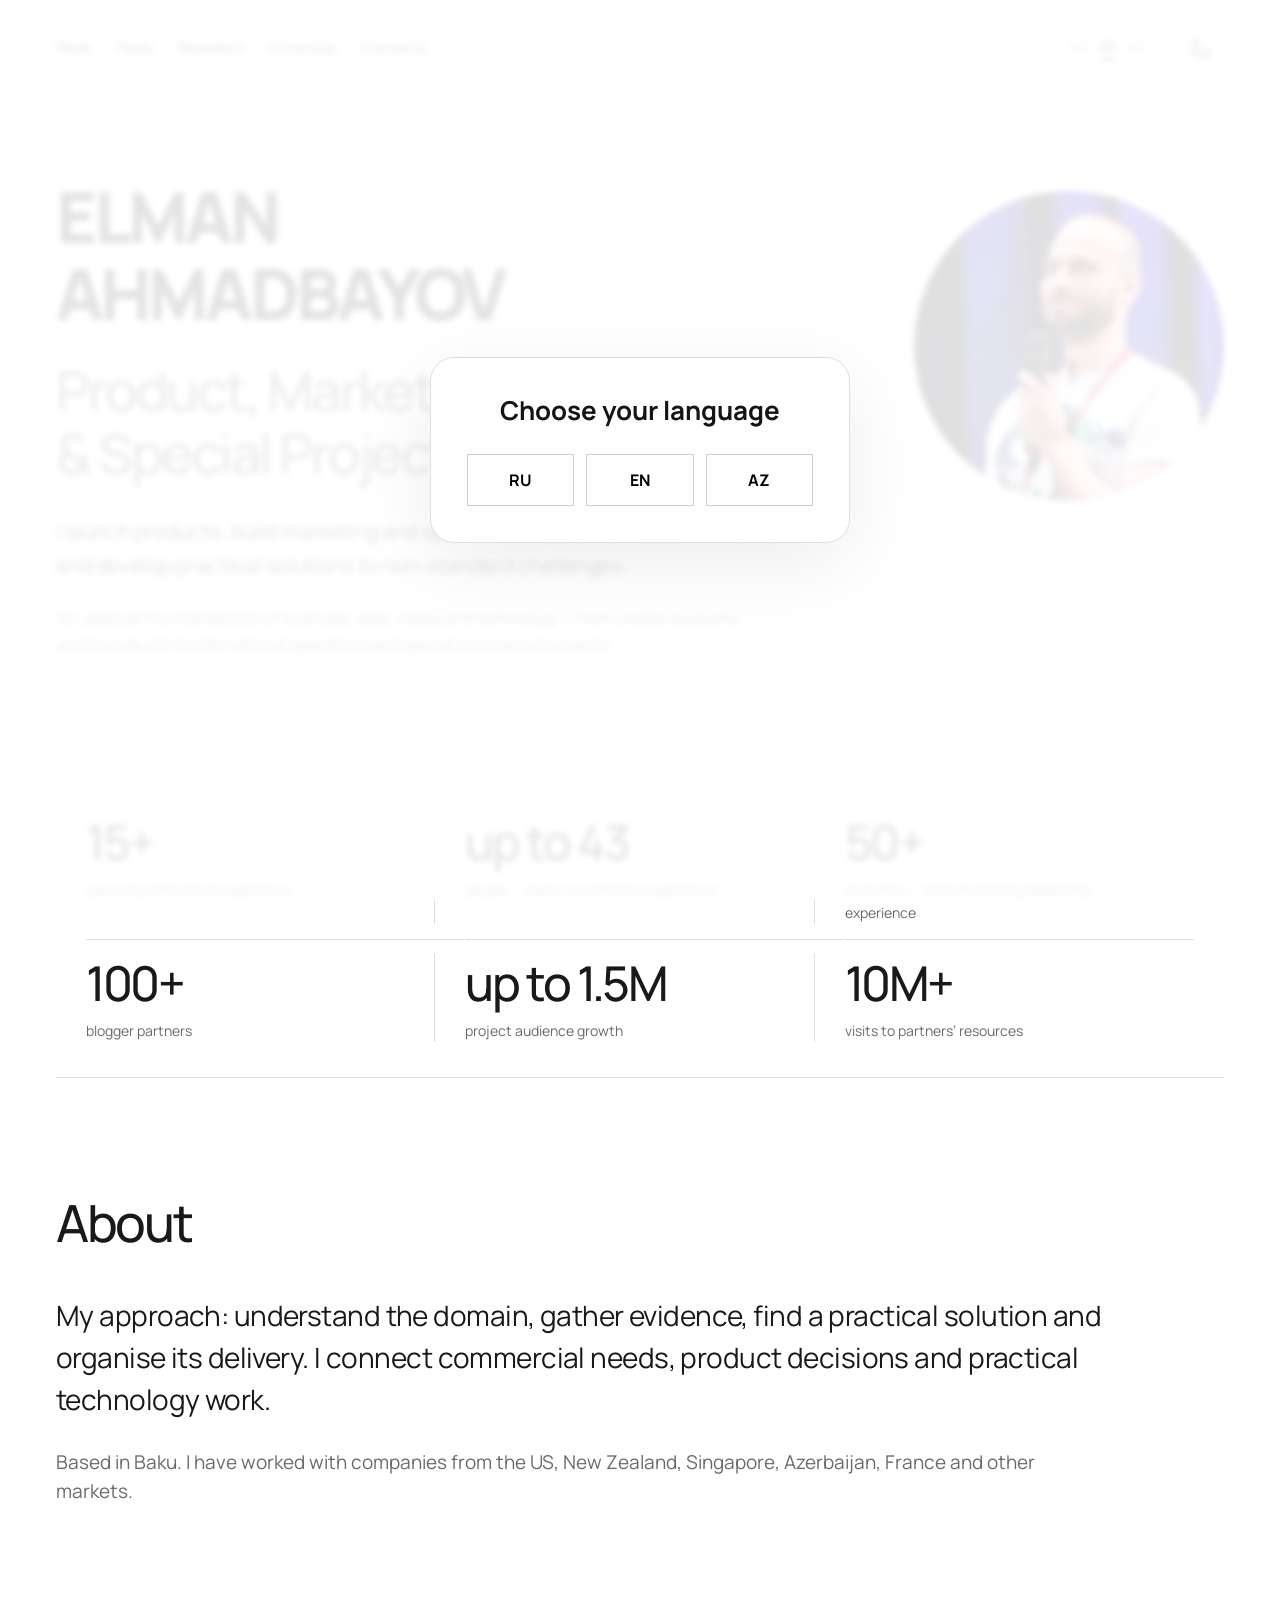
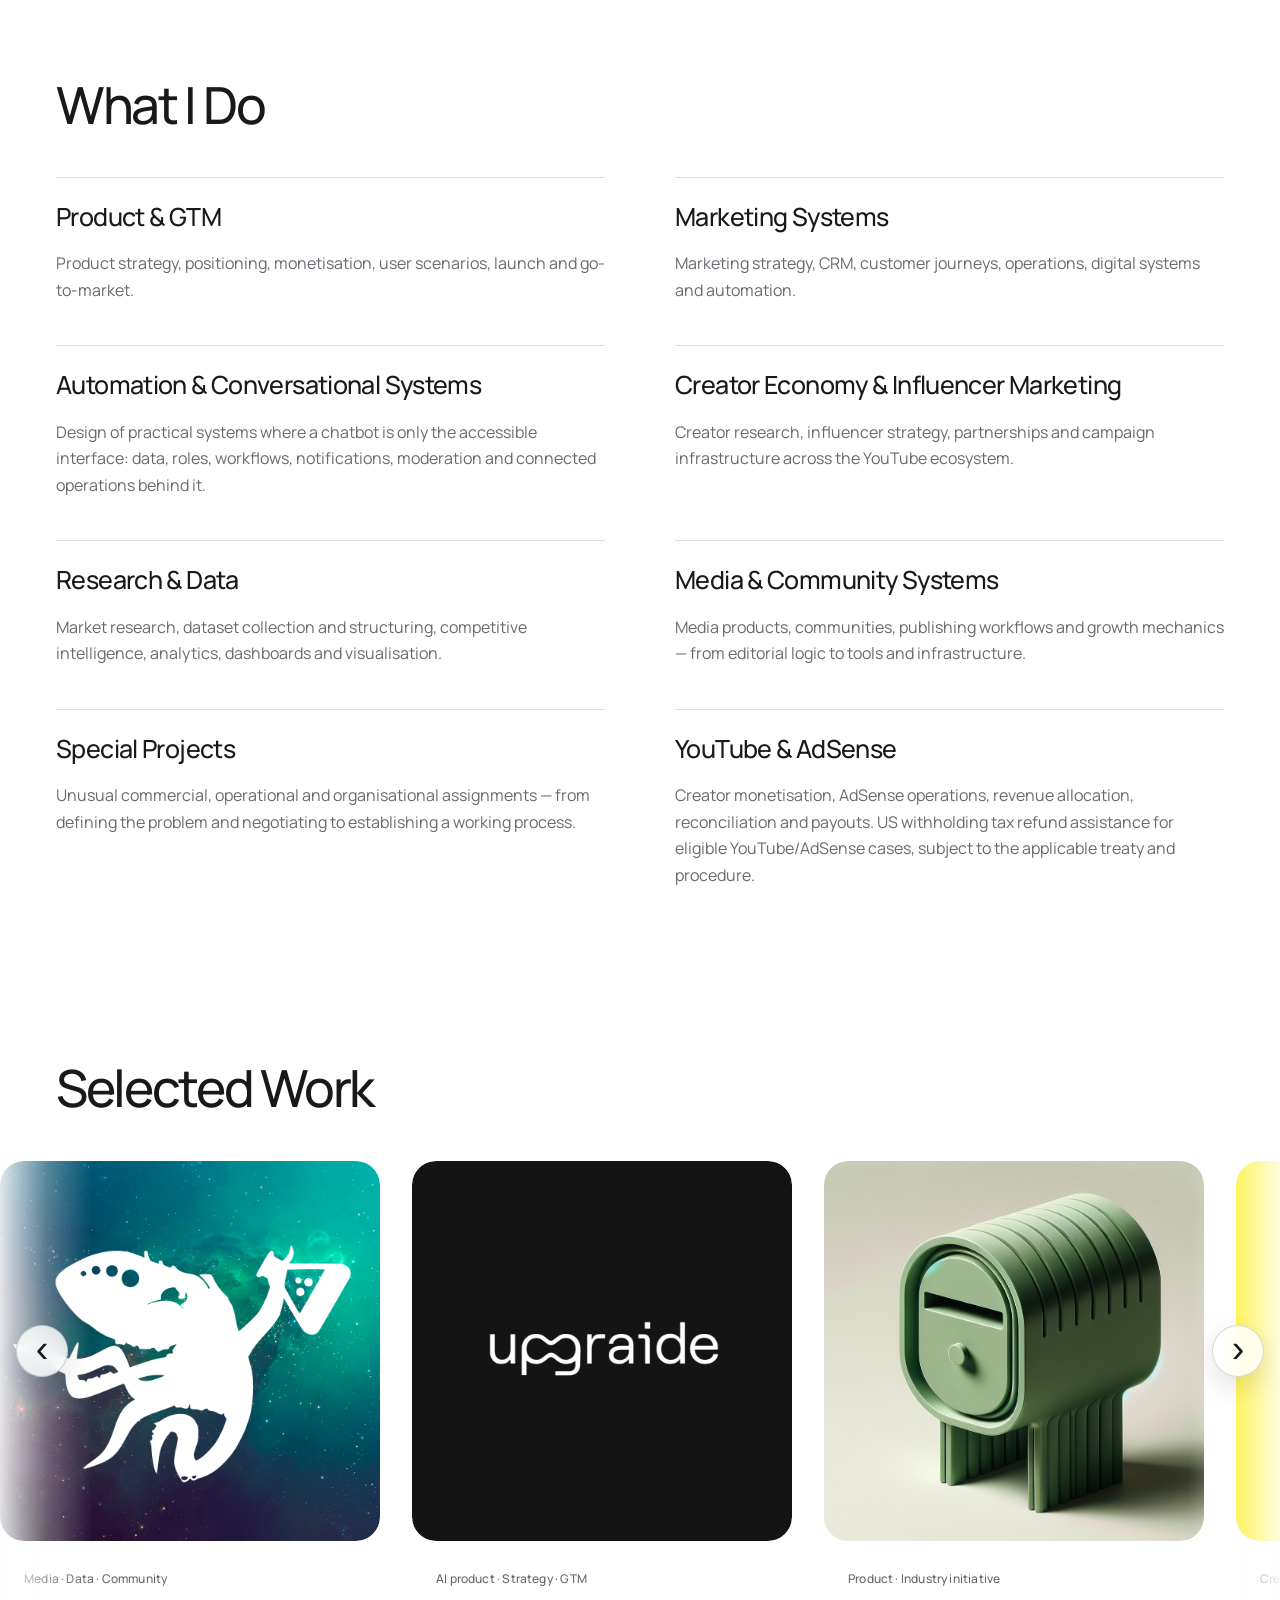
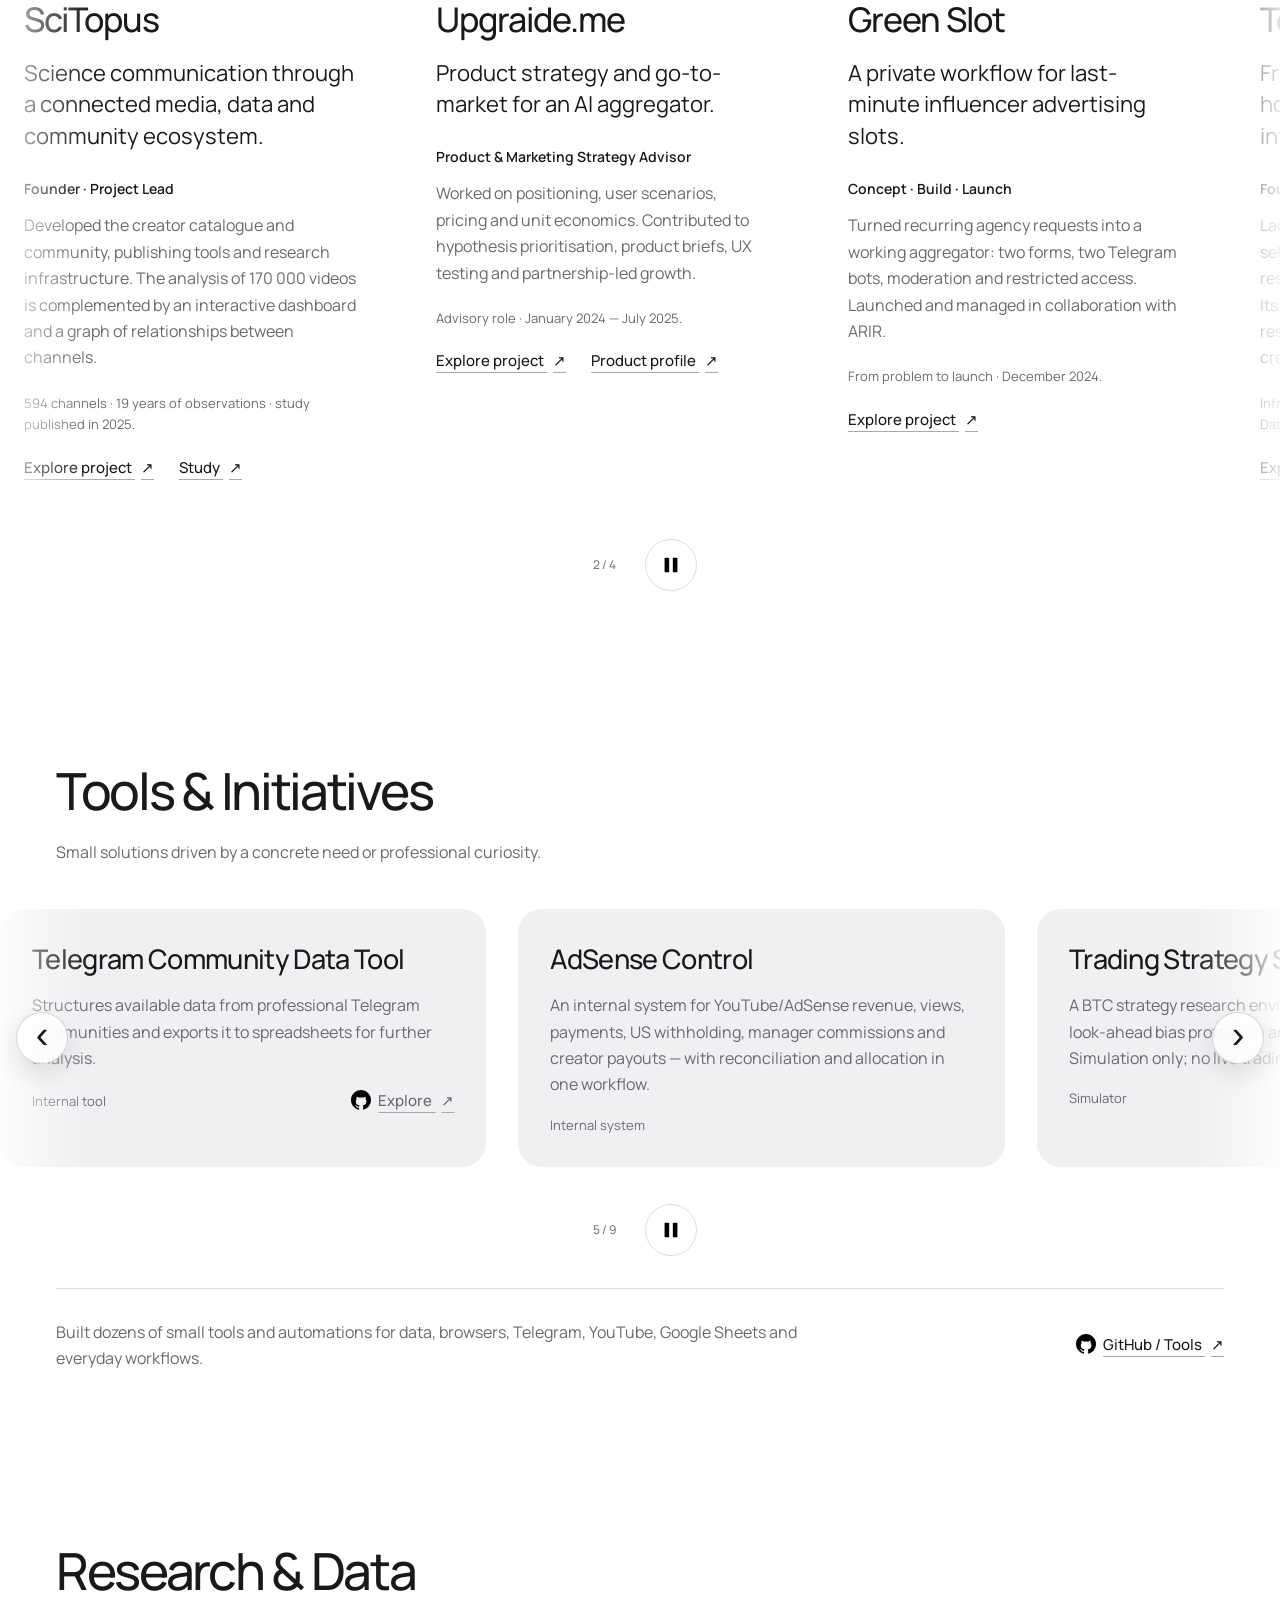
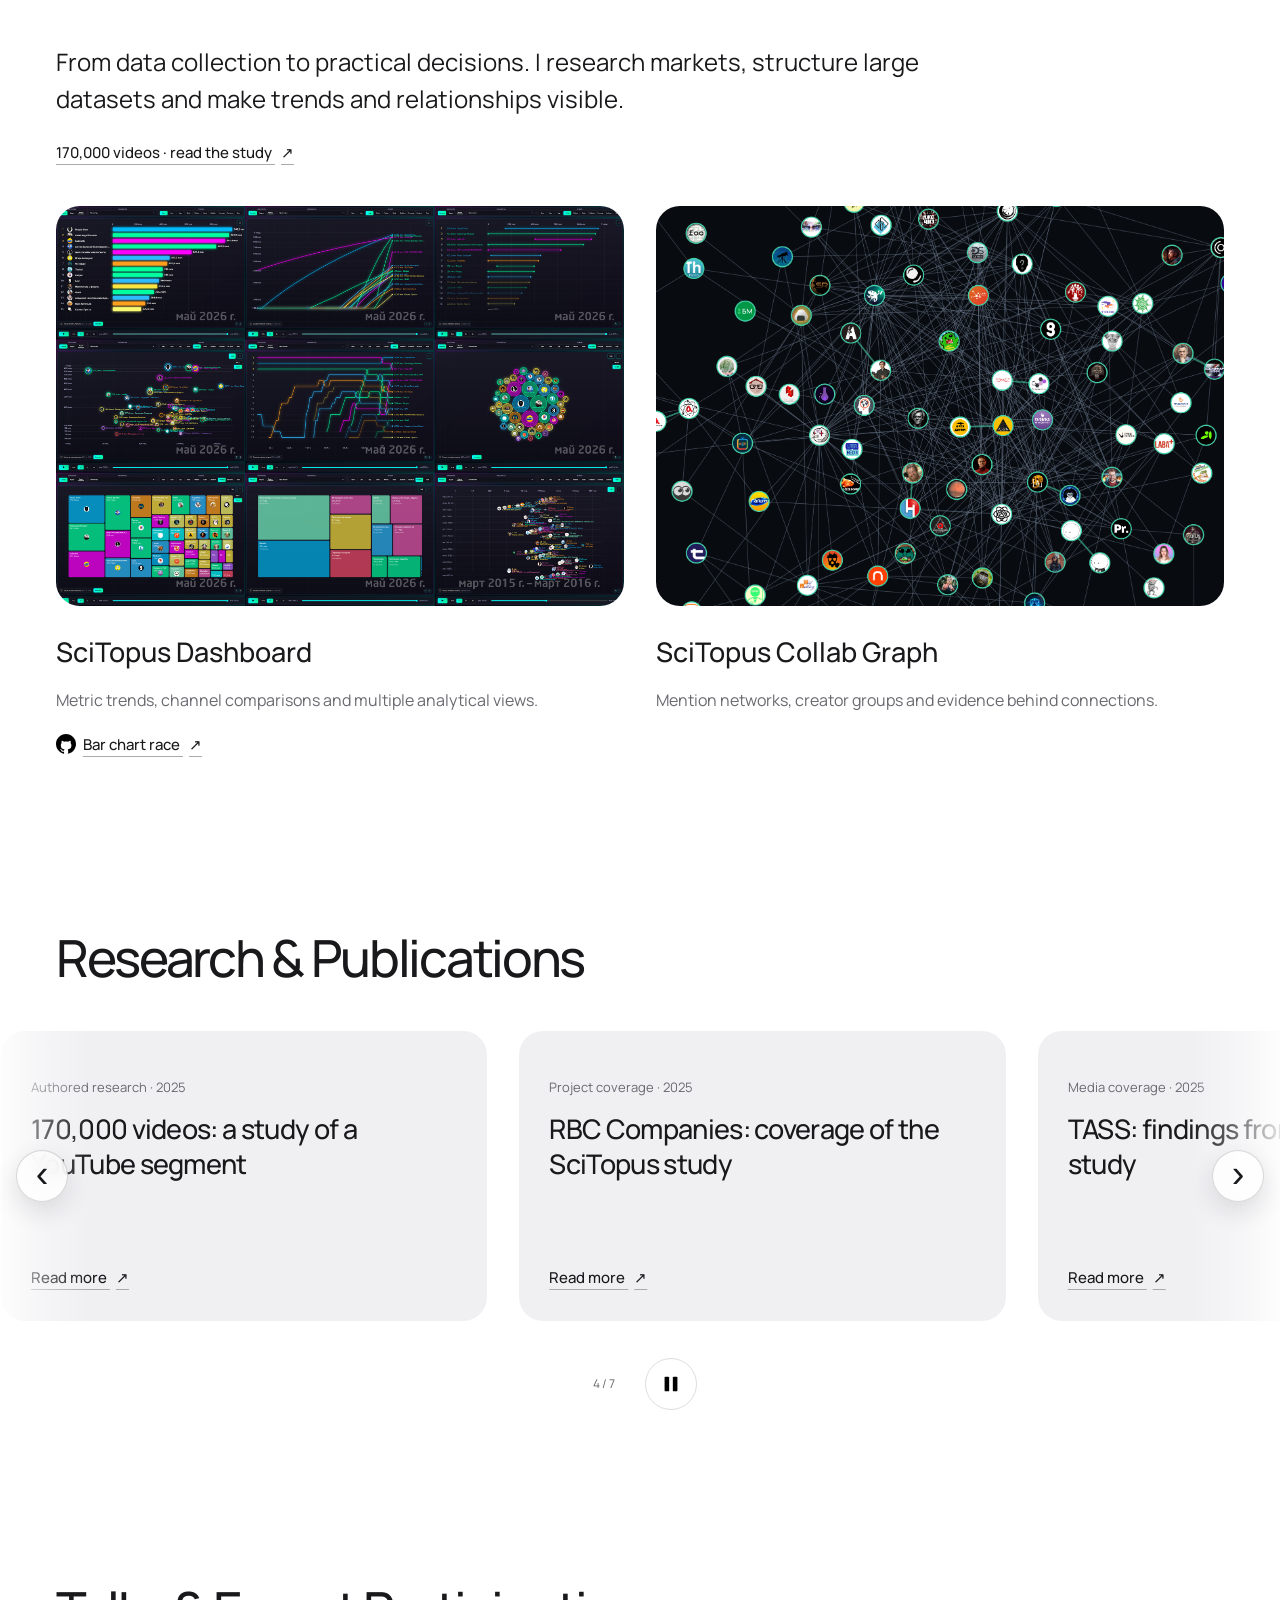
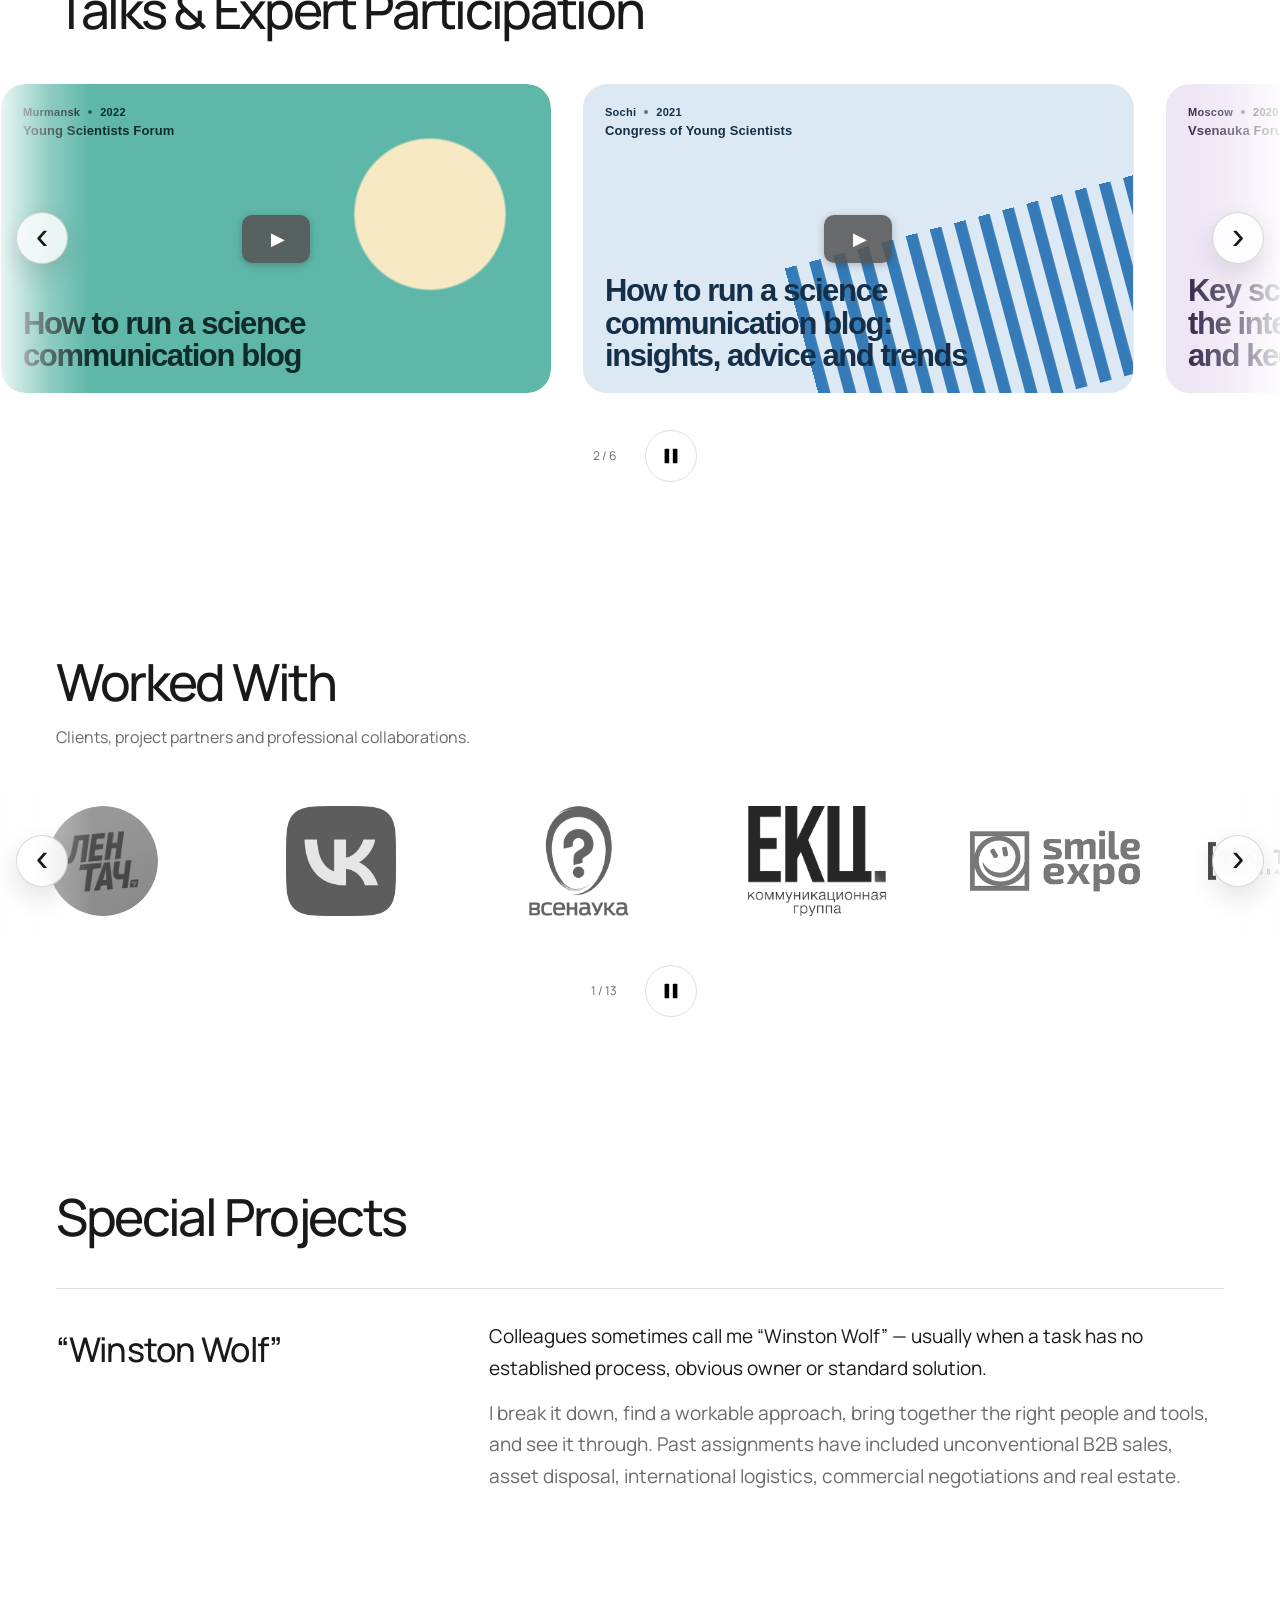
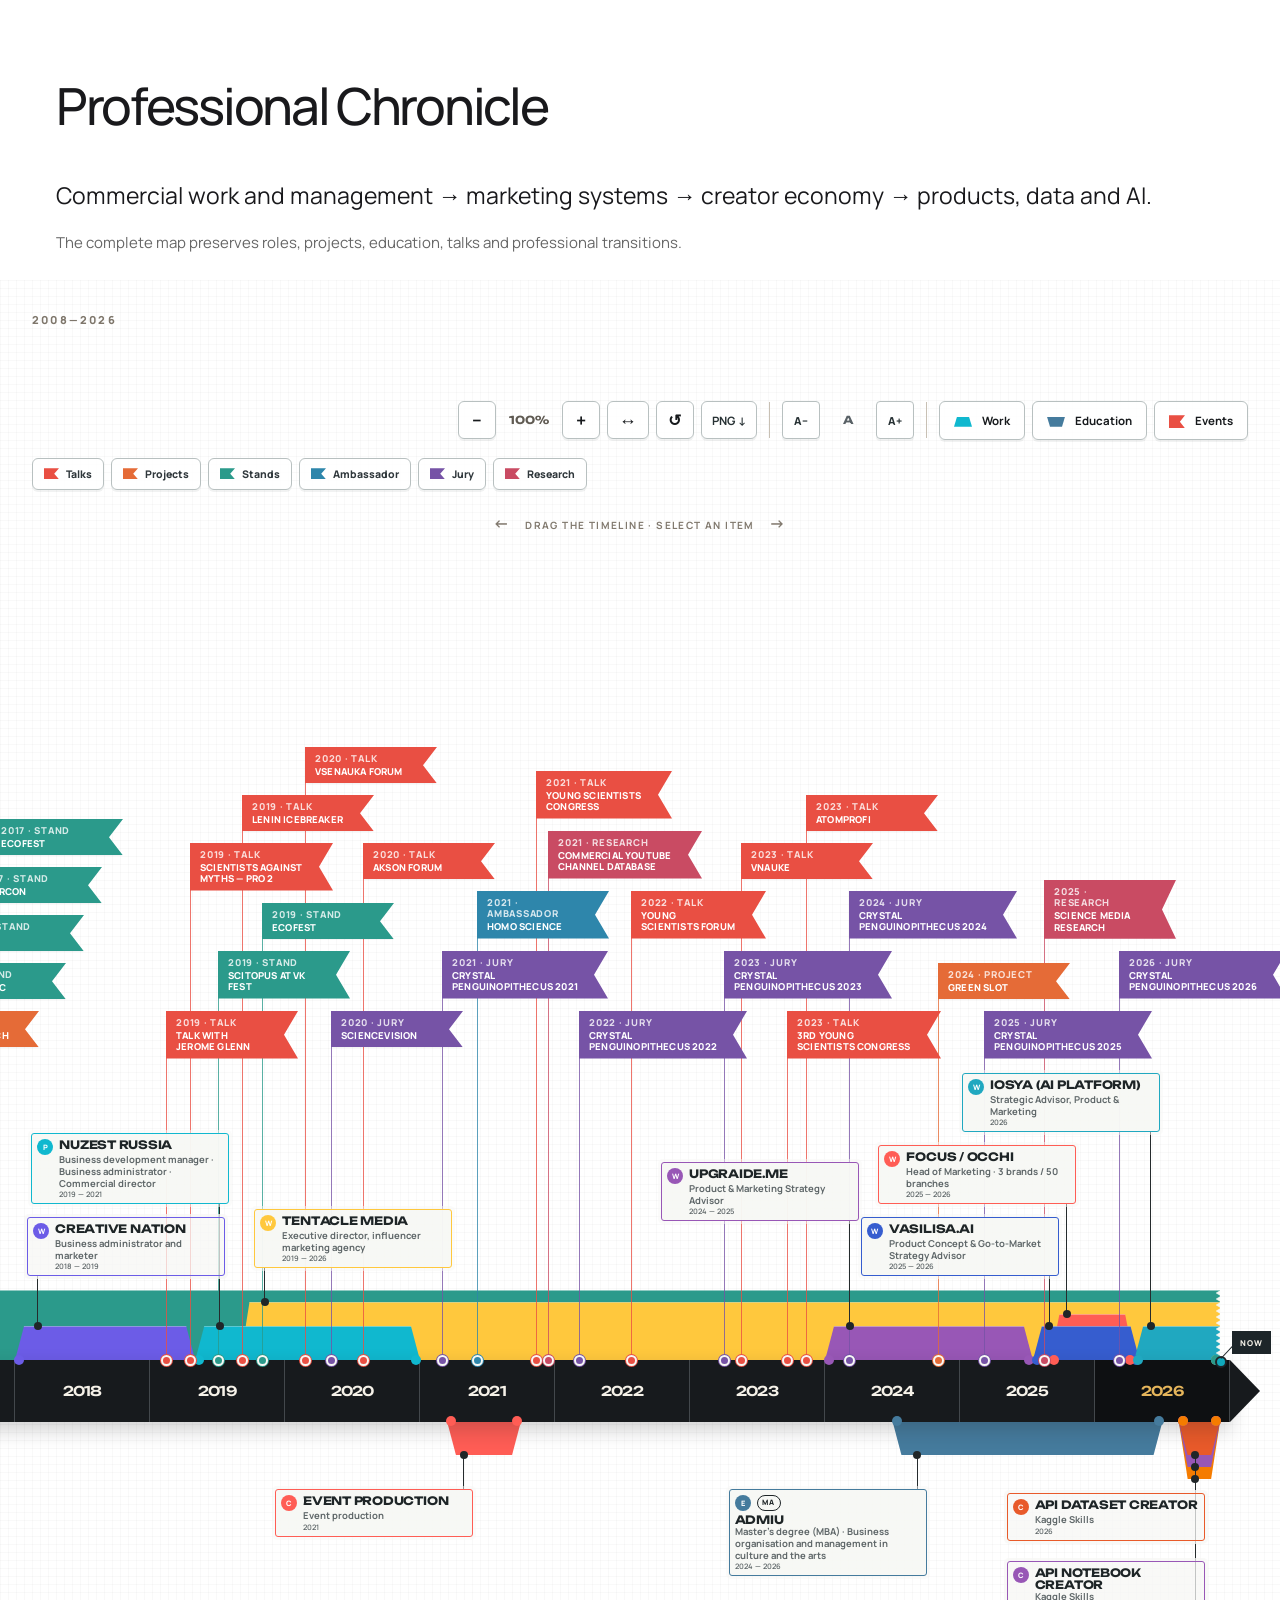
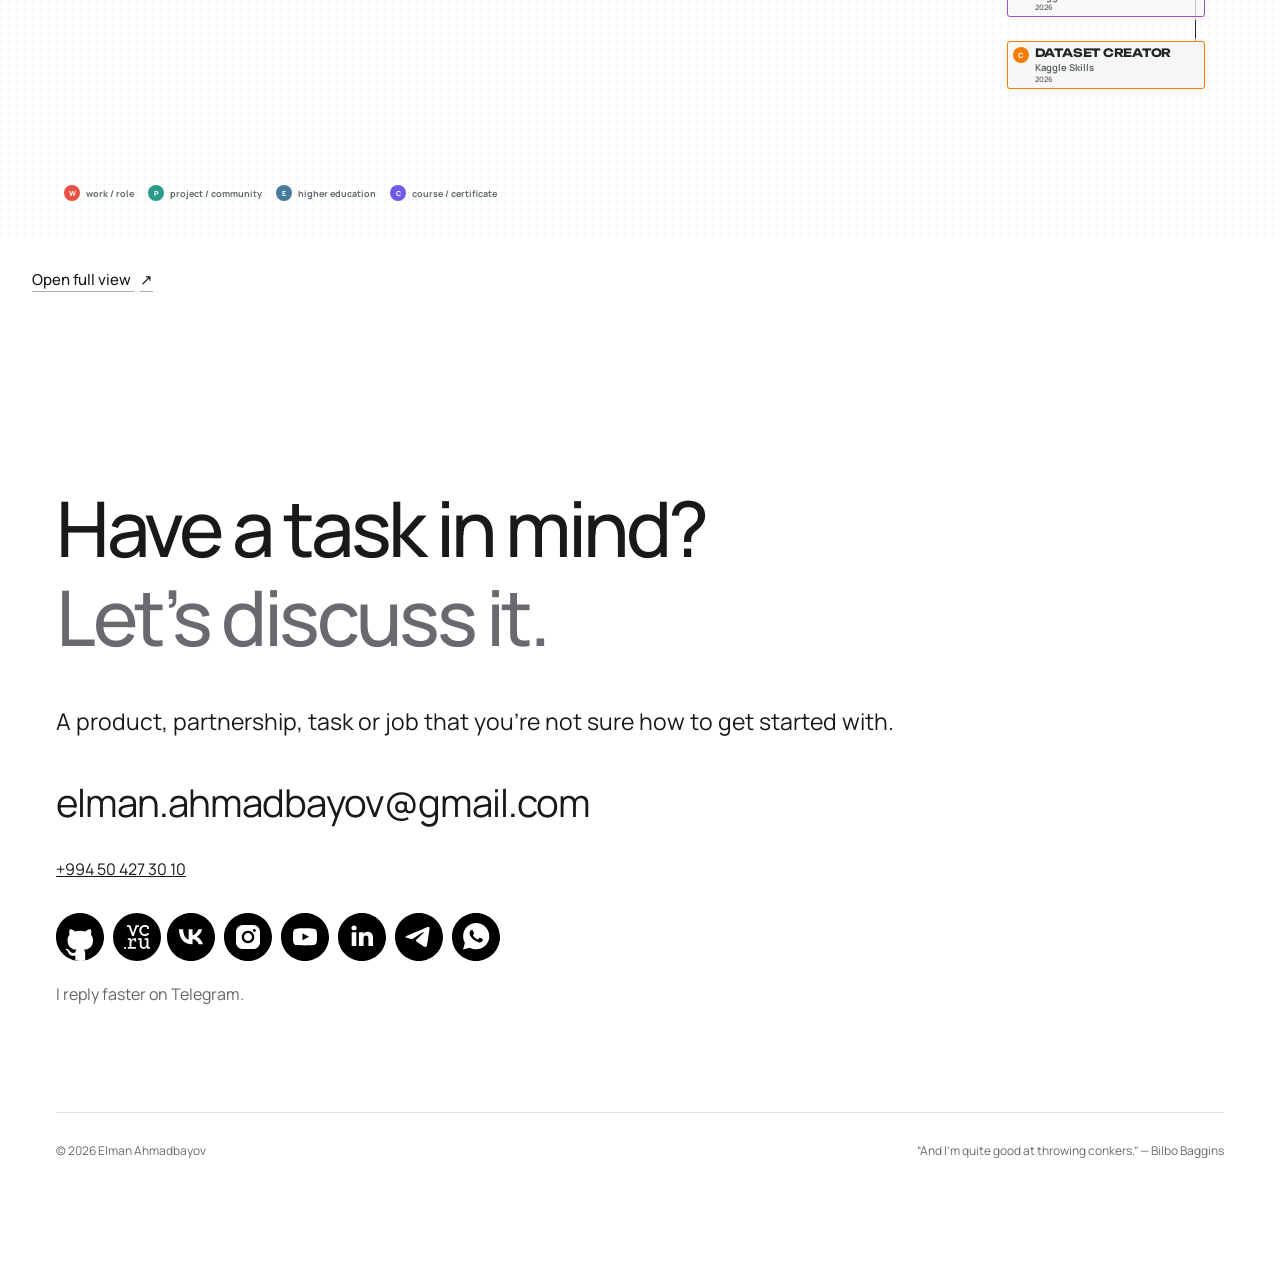
<file: index-ru.html>
<!doctype html> <html lang="ru" class="editorial-ready"><head> <script src="language-boot.js?v=6a3fea37f95a9f7f"></script><style>html.language-loading body{visibility:hidden}#language-title:focus{outline:0}</style><meta charset="utf-8"> <meta name="viewport" content="width=device-width,initial-scale=1"> <title>Эльман Ахмедбеков - Product, Marketing &amp; Special Projects</title> <link rel="canonical" href="https://elman.digital/index-ru.html?ru"> <meta name="format-detection" content="telephone=no"> <meta http-equiv="x-dns-prefetch-control" content="on"> <link rel="dns-prefetch" href="https://ws.tildacdn.com"> <link rel="dns-prefetch" href="https://static.tildacdn.ink"> <link rel="stylesheet" href="assets/54621bf462caf45d99.css?v=2d354037c5c111ac" type="text/css" media="all" onerror="this.loaderr=&quot;y&quot;"> <link rel="stylesheet" href="assets/9f89693275180f79a0.css?v=91bfb338048174f5" type="text/css" media="all" onerror="this.loaderr=&quot;y&quot;"> <link rel="preconnect" href="https://fonts.gstatic.com"> <link href="assets/c08a24ed48a6443229.css?v=434e25f820f16e09" rel="stylesheet"> <link rel="stylesheet" href="assets/64c7da05ee834e1bec.css?v=aefad85eb2b552f8" type="text/css" media="all" onerror="this.loaderr=&quot;y&quot;"> <link rel="icon" href="data:,"><meta property="og:type" content="website"><meta property="og:site_name" content="Elman Ahmadbayov"><meta property="og:title" content="Эльман Ахмедбеков - Product, Marketing &amp; Special Projects"><meta property="og:description" content="Запускаю продукты, выстраиваю маркетинговые и операционные системы, исследую рынки и превращаю нетиповые задачи в работающие решения."><meta property="og:url" content="https://elman.digital/index-ru.html?ru"><meta property="og:locale" content="ru_RU"><meta property="og:image" content="https://elman.digital/assets/social-preview-20260906.png"><meta property="og:image:secure_url" content="https://elman.digital/assets/social-preview-20260906.png"><meta property="og:image:type" content="image/png"><meta property="og:image:width" content="1120"><meta property="og:image:height" content="1120"><meta property="og:image:alt" content="Эльман Ахмедбеков"><meta name="twitter:card" content="summary"><meta name="twitter:title" content="Эльман Ахмедбеков - Product, Marketing &amp; Special Projects"><meta name="twitter:description" content="Запускаю продукты, выстраиваю маркетинговые и операционные системы, исследую рынки и превращаю нетиповые задачи в работающие решения."><meta name="twitter:image" content="https://elman.digital/assets/social-preview-20260906.png"><meta name="twitter:image:alt" content="Эльман Ахмедбеков"><link rel="stylesheet" href="editorial.css?v=9687d2d0b49fb509"><link rel="stylesheet" href="video-covers.css?v=a0d6f3eeac5d3d0c"><link rel="stylesheet" href="fullwidth-carousels.css?v=9d199c17322c606d"><link rel="stylesheet" href="dark-theme.css?v=816673077f72f2c0"><script src="theme.js?v=241f6cff55703b12"></script><link rel="stylesheet" href="reference-sections.css?v=5b4df2f41b5001df"><link rel="stylesheet" href="experiment.css?v=be89222bfaf43fc6"><script src="experiment-runtime.js?v=da717d83a8de00f2" defer=""></script><meta name="robots" content="noindex, nofollow, noarchive, nosnippet, noimageindex"><meta name="googlebot" content="noindex, nofollow, noarchive, nosnippet, noimageindex"><meta name="bingbot" content="noindex, nofollow, noarchive, nosnippet, noimageindex"></head> <body><a class="skip-link" href="?ru" data-section="main">Перейти к содержимому</a><header class="site-header"><nav aria-label="Основная навигация"><a href="?ru" data-section="selected-work">Работы</a><a href="?ru" data-section="initiatives">Инструменты</a><a href="?ru#research" data-section="research">Исследования</a><a href="?ru#chronicle" data-section="professional-chronicle">Хроника</a><a href="?ru" data-section="contact">Контакты</a></nav><div class="languages" aria-label="Language"><a href="?ru" lang="ru" aria-current="page" data-language="ru">RU</a><a href="?en" lang="en" data-language="en">EN</a><a href="?az" lang="az" data-language="az">AZ</a></div><button id="theme-toggle" type="button" aria-pressed="false">Тёмная</button></header><main id="main"><section class="hero-section"><div class="editorial-hero"><div class="hero-identity"><p class="hero-name">ЭЛЬМАН<br>АХМЕДБЕКОВ</p><h1>Product, Marketing<br>&amp; Special Projects</h1></div><div><p class="hero-lead">Запускаю продукты, выстраиваю маркетинговые и операционные системы, исследую рынки и превращаю нетиповые задачи в работающие решения.</p><p class="hero-note">15+ лет на стыке бизнеса, данных, медиа и технологий — от creator economy и AI-продуктов до международных операций и специальных коммерческих проектов.</p></div><img class="portrait" src="assets/1a2aa0b2c26e7a6619.png" alt="Эльман Ахмедбеков"></div></section><div class="proof-strip"><a href="?ru#chronicle" data-section="professional-chronicle"><strong>15+</strong><span>лет профессионального опыта</span></a><a href="?ru#chronicle" data-section="professional-chronicle"><strong>до 43</strong><span>человека — опыт координации команды</span></a><a href="?ru#chronicle" data-section="professional-chronicle"><strong>50+</strong><span>филиалов — опыт руководства маркетингом сети</span></a><a href="?ru#selected-work" data-section="selected-work"><strong>100+</strong><span>партнёров-блогеров</span></a><a href="?ru#chronicle" data-section="professional-chronicle"><strong>до 1,5 млн</strong><span>рост аудитории проектов</span></a><a href="?ru#selected-work" data-section="selected-work"><strong>10+ млн</strong><span>переходов на ресурсы партнёров</span></a></div><section id="about" class="section" aria-labelledby="about-heading"><div class="section-heading"><h2 id="about-heading">Обо мне</h2></div><div class="about-copy"><p>Мой способ работы: разобраться в предметной области, собрать данные, найти механику и организовать исполнение. Я соединяю коммерческие задачи, продуктовые решения и практическую работу с технологиями.</p><p class="muted">Базируюсь в Баку. Работал с компаниями из США, Новой Зеландии, Сингапура, Азербайджана, Франции и других рынков.</p></div></section><section id="services" class="section" aria-labelledby="services-heading"><div class="section-heading"><h2 id="services-heading">Что я делаю</h2></div><div class="services-grid"><article><h3>Product &amp; GTM</h3><p>Стратегия продукта, позиционирование, монетизация, пользовательские сценарии, запуск и выход на рынок.</p></article><article><h3>Marketing Systems</h3><p>Маркетинговая стратегия, CRM, customer journey, операционные процессы, цифровые системы и автоматизация.</p></article><article><h3>Automation &amp; Conversational Systems</h3><p>Проектирование прикладных систем, где чат-бот — только понятный интерфейс: данные, роли, маршруты, уведомления, модерация и связанные процессы за ним.</p></article><article><h3>Creator Economy &amp; Influencer Marketing</h3><p>Исследование авторов, influencer-стратегия, партнёрства и инфраструктура кампаний в экосистеме YouTube.</p></article><article><h3>Research &amp; Data</h3><p>Исследования рынков, сбор и структурирование данных, конкурентная разведка, аналитика, дашборды и визуализация.</p></article><article><h3>Media &amp; Community Systems</h3><p>Медиа-продукты, сообщества, публикационные процессы и механики роста — от редакционной логики до инструментов и инфраструктуры.</p></article><article><h3>Special Projects</h3><p>Нестандартные коммерческие, операционные и организационные задачи: от определения проблемы и переговоров до работающего процесса.</p></article><article><h3>YouTube &amp; AdSense</h3><p>Монетизация авторов, AdSense operations, распределение доходов, сверки и выплаты. Помощь с возвратом удержанного в США налога по подходящим YouTube/AdSense-кейсам — с учётом применимого соглашения и процедуры.</p></article></div></section><section id="selected-work" class="section" aria-labelledby="selected-work-heading"><div class="section-heading"><h2 id="selected-work-heading">Избранные работы</h2></div><div class="carousel" role="region" aria-roledescription="карусель" aria-label="Избранные работы"><div class="carousel-track" id="selected-work-track" tabindex="0" aria-label="Листать стрелками клавиатуры"><article class="flagship slide"><div class="work-art"><img src="assets/ce4c5188eac724a797.png" alt="Tentacle.Media" loading="lazy"></div><div class="work-copy"><p class="eyebrow">Creator economy · Marketing · Data</p><h3>Tentacle.Media</h3><p class="work-intro">От подбора авторов — к собственной creator intelligence инфраструктуре.</p><p class="role">Основатель · исполнительный директор</p><p>Запустил агентство, разработал методологию подбора авторов и организовал системы поиска, анализа и сопровождения кампаний. База и автоматизации поддерживают работу с 100,000+ каналов независимых авторов.</p><p class="proof-note">106 224 канала в срезе инфраструктуры от июля 2026; это размер базы, а не число клиентов или собственных каналов.</p><div class="link-row"><a class="text-link" href="https://www.tentacle.media/" target="_blank" rel="noopener noreferrer">Открыть проект <span aria-hidden="true">↗</span></a><a class="text-link" href="https://vc.ru/marketing/333590-baza-dannyh-kotoraya-izmenit-inflyuens-marketing-navsegda" target="_blank" rel="noopener noreferrer">Методология · 2021 <span aria-hidden="true">↗</span></a></div></div></article><article class="flagship slide"><div class="work-art"><img src="assets/4376309af7387bdf9d.png" alt="SciTopus" loading="lazy"></div><div class="work-copy"><p class="eyebrow">Media · Data · Community</p><h3>SciTopus</h3><p class="work-intro">Научная коммуникация как связанная экосистема медиа, данных и сообщества.</p><p class="role">Основатель · руководитель проекта</p><p>Развивал каталог и сообщество авторов, публикационные инструменты и исследовательскую инфраструктуру. Анализ 170 000 видео дополнили интерактивный дашборд и граф связей каналов.</p><p class="proof-note">594 канала · 19 лет наблюдений · исследование опубликовано в 2025 году.</p><div class="link-row"><a class="text-link" href="https://scitopus.com/" target="_blank" rel="noopener noreferrer">Открыть проект <span aria-hidden="true">↗</span></a><a class="text-link" href="https://vc.ru/media/2187320-nauchnyi-pop-na-youtube-issledovanie-170000-video-za-19-let" target="_blank" rel="noopener noreferrer">Исследование <span aria-hidden="true">↗</span></a></div></div></article><article class="flagship slide"><div class="work-art"><img src="assets/4ada5a4c3abfcc4f06.png" alt="Upgraide.me" loading="lazy"></div><div class="work-copy"><p class="eyebrow">AI product · Strategy · GTM</p><h3>Upgraide.me</h3><p class="work-intro">Продуктовая стратегия и выход на рынок AI-агрегатора.</p><p class="role">Product &amp; Marketing Strategy Advisor</p><p>Работал над позиционированием, пользовательскими сценариями, тарифами и unit-экономикой. Участвовал в приоритизации гипотез, постановке задач, тестировании UX и развитии партнёрских механик.</p><p class="proof-note">Advisory-роль · январь 2024 — июль 2025.</p><div class="link-row"><a class="text-link" href="https://upgraide.me/" target="_blank" rel="noopener noreferrer">Открыть проект <span aria-hidden="true">↗</span></a><a class="text-link" href="https://productradar.ru/product/upgraide-me/" target="_blank" rel="noopener noreferrer">О продукте <span aria-hidden="true">↗</span></a></div></div></article><article class="flagship slide"><div class="work-art"><img src="assets/ce87d38c9d874f823e.jpg" alt="Зелёный слотик" loading="lazy"></div><div class="work-copy"><p class="eyebrow">Product · Industry initiative</p><h3>Зелёный слотик</h3><p class="work-intro">Закрытая механика для срочно освободившихся рекламных слотов.</p><p class="role">Идея · сборка · запуск</p><p>Из повторяющихся запросов агентств собрал рабочий агрегатор: две формы, два Telegram-бота, модерация и закрытый доступ. Запуск и управление — в сотрудничестве с АРИР.</p><p class="proof-note">От проблемы до запуска · декабрь 2024.</p><div class="link-row"><a class="text-link" href="https://vc.ru/marketing/1730224-zelenyi-slotik-zakrytyi-agregator-dlya-agentstv-inflyuens-marketinga-za-odnu-noch" target="_blank" rel="noopener noreferrer">Открыть проект <span aria-hidden="true">↗</span></a></div></div></article></div><div class="carousel-controls"><button type="button" data-dir="-1" aria-controls="selected-work-track" aria-label="Назад"><span aria-hidden="true">‹</span></button><span class="carousel-position" aria-live="polite"></span><button type="button" data-dir="1" aria-controls="selected-work-track" aria-label="Вперёд"><span aria-hidden="true">›</span></button></div></div></section><section id="initiatives" class="section" aria-labelledby="initiatives-heading"><div class="section-heading"><h2 id="initiatives-heading">Инструменты и инициативы</h2><p>Решения из конкретной необходимости или профессионального любопытства.</p></div><div class="carousel" role="region" aria-roledescription="карусель" aria-label="Инициативы"><div class="carousel-track" id="initiatives-track" tabindex="0" aria-label="Листать стрелками клавиатуры"><article class="initiative slide"><h3>AAC Communicator</h3><p>Коммуникатор для азербайджаноязычных людей с нарушениями речи: азербайджанский и русский, офлайн-синтез речи, экранные клавиатуры и управление переключателями.</p><div class="card-bottom"><span>Рабочая локальная версия</span></div></article><article class="initiative slide"><h3>Rent Aggregator Baku</h3><p>Собирает и фильтрует свежие объявления аренды Баку, сохраняет их в PostgreSQL и доставляет подходящие варианты в Telegram.</p><div class="card-bottom"><span>Работающий сервис</span><a class="text-link" href="https://github.com/Airshipster/rent-aggregator-baku" target="_blank" rel="noopener noreferrer"><svg class="github-mark" role="presentation" width="20" height="20" viewBox="0 0 100 100" fill="none" xmlns="http://www.w3.org/2000/svg" aria-hidden="true"> <path fill-rule="evenodd" clip-rule="evenodd" d="M52.078 99.958C78.728 98.868 100 76.918 100 50c0-27.614-22.386-50-50-50S0 22.386 0 50s22.386 50 50 50l.368-.001.335.001c.432 0 .894-.015 1.375-.042Zm0 0c3.828-.216 8.81-1.186 8.81-1.186l-.053-2.99s.05-5.839.05-11.388c0-3.873-1.327-6.407-2.818-7.688 9.248-1.027 18.954-4.537 18.954-20.484 0-4.532-1.607-8.238-4.268-11.14.427-1.05 1.852-5.271-.413-10.986 0 0-3.479-1.116-11.405 4.256-3.316-.92-6.867-1.381-10.392-1.397-3.53.016-7.082.476-10.393 1.397-7.93-5.372-11.416-4.256-11.416-4.256-2.258 5.716-.833 9.937-.407 10.986-2.655 2.902-4.272 6.607-4.272 11.14 0 15.907 9.69 19.469 18.909 20.517-1.186 1.038-2.258 2.867-2.635 5.55-2.366 1.062-8.378 2.894-12.081-3.45 0 0-2.193-3.984-6.358-4.278 0 0-4.055-.052-.286 2.523 0 0 2.722 1.277 4.609 6.073 0 0 2.436 8.073 13.984 5.565.01 1.884.026 3.515.038 4.77.01 1.053.018 1.84.018 2.29l.01 2.889c3.232.84 6.617 1.3 10.105 1.328a50.99 50.99 0 0 0 1.71-.041Z" fill="#000000"></path> </svg>Открыть <span aria-hidden="true">↗</span></a></div></article><article class="initiative slide"><h3>SciTopus Data Visualisations</h3><p>Дашборд, граф коллабораций и bar chart race помогают исследовать динамику больших наборов видео и связи между авторами.</p><div class="card-bottom"><span>Часть SciTopus</span><a class="text-link" href="?ru#research" data-section="research">Открыть <span aria-hidden="true">↗</span></a></div></article><article class="initiative slide"><h3>Click2JSON</h3><p>Записывает действия пользователя и контекст элементов страницы в структурированный JSON для анализа интерфейсов и подготовки автоматизации.</p><div class="card-bottom"><span>Небольшой инструмент</span><a class="text-link" href="https://gist.github.com/Airshipster/1dc98bc3852e53c4ff0dda528f49b3f3" target="_blank" rel="noopener noreferrer"><svg class="github-mark" role="presentation" width="20" height="20" viewBox="0 0 100 100" fill="none" xmlns="http://www.w3.org/2000/svg" aria-hidden="true"> <path fill-rule="evenodd" clip-rule="evenodd" d="M52.078 99.958C78.728 98.868 100 76.918 100 50c0-27.614-22.386-50-50-50S0 22.386 0 50s22.386 50 50 50l.368-.001.335.001c.432 0 .894-.015 1.375-.042Zm0 0c3.828-.216 8.81-1.186 8.81-1.186l-.053-2.99s.05-5.839.05-11.388c0-3.873-1.327-6.407-2.818-7.688 9.248-1.027 18.954-4.537 18.954-20.484 0-4.532-1.607-8.238-4.268-11.14.427-1.05 1.852-5.271-.413-10.986 0 0-3.479-1.116-11.405 4.256-3.316-.92-6.867-1.381-10.392-1.397-3.53.016-7.082.476-10.393 1.397-7.93-5.372-11.416-4.256-11.416-4.256-2.258 5.716-.833 9.937-.407 10.986-2.655 2.902-4.272 6.607-4.272 11.14 0 15.907 9.69 19.469 18.909 20.517-1.186 1.038-2.258 2.867-2.635 5.55-2.366 1.062-8.378 2.894-12.081-3.45 0 0-2.193-3.984-6.358-4.278 0 0-4.055-.052-.286 2.523 0 0 2.722 1.277 4.609 6.073 0 0 2.436 8.073 13.984 5.565.01 1.884.026 3.515.038 4.77.01 1.053.018 1.84.018 2.29l.01 2.889c3.232.84 6.617 1.3 10.105 1.328a50.99 50.99 0 0 0 1.71-.041Z" fill="#000000"></path> </svg>Открыть <span aria-hidden="true">↗</span></a></div></article><article class="initiative slide"><h3>Telegram Community Data Tool</h3><p>Структурирует доступные данные профессиональных Telegram-сообществ и экспортирует их в таблицы для дальнейшего анализа.</p><div class="card-bottom"><span>Внутренний инструмент</span><a class="text-link" href="https://gist.github.com/Airshipster/e6c1b14d03aeeac26b27bb73157deba7" target="_blank" rel="noopener noreferrer"><svg class="github-mark" role="presentation" width="20" height="20" viewBox="0 0 100 100" fill="none" xmlns="http://www.w3.org/2000/svg" aria-hidden="true"> <path fill-rule="evenodd" clip-rule="evenodd" d="M52.078 99.958C78.728 98.868 100 76.918 100 50c0-27.614-22.386-50-50-50S0 22.386 0 50s22.386 50 50 50l.368-.001.335.001c.432 0 .894-.015 1.375-.042Zm0 0c3.828-.216 8.81-1.186 8.81-1.186l-.053-2.99s.05-5.839.05-11.388c0-3.873-1.327-6.407-2.818-7.688 9.248-1.027 18.954-4.537 18.954-20.484 0-4.532-1.607-8.238-4.268-11.14.427-1.05 1.852-5.271-.413-10.986 0 0-3.479-1.116-11.405 4.256-3.316-.92-6.867-1.381-10.392-1.397-3.53.016-7.082.476-10.393 1.397-7.93-5.372-11.416-4.256-11.416-4.256-2.258 5.716-.833 9.937-.407 10.986-2.655 2.902-4.272 6.607-4.272 11.14 0 15.907 9.69 19.469 18.909 20.517-1.186 1.038-2.258 2.867-2.635 5.55-2.366 1.062-8.378 2.894-12.081-3.45 0 0-2.193-3.984-6.358-4.278 0 0-4.055-.052-.286 2.523 0 0 2.722 1.277 4.609 6.073 0 0 2.436 8.073 13.984 5.565.01 1.884.026 3.515.038 4.77.01 1.053.018 1.84.018 2.29l.01 2.889c3.232.84 6.617 1.3 10.105 1.328a50.99 50.99 0 0 0 1.71-.041Z" fill="#000000"></path> </svg>Открыть <span aria-hidden="true">↗</span></a></div></article><article class="initiative slide"><h3>AdSense Control</h3><p>Внутренняя система учёта доходов и просмотров YouTube/AdSense, платежей, удержаний налога США, комиссий менеджеров и выплат авторам. Сверка и распределение — в одном процессе.</p><div class="card-bottom"><span>Внутренняя система</span></div></article><article class="initiative slide"><h3>Симулятор торговых стратегий</h3><p>Среда симуляции BTC-стратегий: комиссии, проскальзывание, защита от использования будущих данных и оптимизация параметров. Не совершает реальные сделки.</p><div class="card-bottom"><span>Симулятор</span></div></article><article class="initiative slide"><h3>3D-конфигуратор мебели</h3><p>Интерактивная 3D-презентация мебели для обсуждения конструкции и индивидуального заказа.</p><div class="card-bottom"><span>Прототип</span><a class="text-link" href="https://github.com/Airshipster/furniture-3d-model-example" target="_blank" rel="noopener noreferrer"><svg class="github-mark" role="presentation" width="20" height="20" viewBox="0 0 100 100" fill="none" xmlns="http://www.w3.org/2000/svg" aria-hidden="true"> <path fill-rule="evenodd" clip-rule="evenodd" d="M52.078 99.958C78.728 98.868 100 76.918 100 50c0-27.614-22.386-50-50-50S0 22.386 0 50s22.386 50 50 50l.368-.001.335.001c.432 0 .894-.015 1.375-.042Zm0 0c3.828-.216 8.81-1.186 8.81-1.186l-.053-2.99s.05-5.839.05-11.388c0-3.873-1.327-6.407-2.818-7.688 9.248-1.027 18.954-4.537 18.954-20.484 0-4.532-1.607-8.238-4.268-11.14.427-1.05 1.852-5.271-.413-10.986 0 0-3.479-1.116-11.405 4.256-3.316-.92-6.867-1.381-10.392-1.397-3.53.016-7.082.476-10.393 1.397-7.93-5.372-11.416-4.256-11.416-4.256-2.258 5.716-.833 9.937-.407 10.986-2.655 2.902-4.272 6.607-4.272 11.14 0 15.907 9.69 19.469 18.909 20.517-1.186 1.038-2.258 2.867-2.635 5.55-2.366 1.062-8.378 2.894-12.081-3.45 0 0-2.193-3.984-6.358-4.278 0 0-4.055-.052-.286 2.523 0 0 2.722 1.277 4.609 6.073 0 0 2.436 8.073 13.984 5.565.01 1.884.026 3.515.038 4.77.01 1.053.018 1.84.018 2.29l.01 2.889c3.232.84 6.617 1.3 10.105 1.328a50.99 50.99 0 0 0 1.71-.041Z" fill="#000000"></path> </svg>Открыть <span aria-hidden="true">↗</span></a></div></article><article class="initiative slide" data-initiative="android-apps"><h3>Разработка Android-приложений</h3><p>Для смартфонов, планшетов и Smart TV.</p></article></div><div class="carousel-controls"><button type="button" data-dir="-1" aria-controls="initiatives-track" aria-label="Назад"><span aria-hidden="true">‹</span></button><span class="carousel-position" aria-live="polite"></span><button type="button" data-dir="1" aria-controls="initiatives-track" aria-label="Вперёд"><span aria-hidden="true">›</span></button></div></div><div class="tools-note"><p>Создал десятки небольших инструментов и автоматизаций для данных, браузеров, Telegram, YouTube, Google Sheets и повседневных процессов.</p><a class="text-link" href="https://github.com/Airshipster/" target="_blank" rel="noopener noreferrer"><svg class="github-mark" role="presentation" width="20" height="20" viewBox="0 0 100 100" fill="none" xmlns="http://www.w3.org/2000/svg" aria-hidden="true"> <path fill-rule="evenodd" clip-rule="evenodd" d="M52.078 99.958C78.728 98.868 100 76.918 100 50c0-27.614-22.386-50-50-50S0 22.386 0 50s22.386 50 50 50l.368-.001.335.001c.432 0 .894-.015 1.375-.042Zm0 0c3.828-.216 8.81-1.186 8.81-1.186l-.053-2.99s.05-5.839.05-11.388c0-3.873-1.327-6.407-2.818-7.688 9.248-1.027 18.954-4.537 18.954-20.484 0-4.532-1.607-8.238-4.268-11.14.427-1.05 1.852-5.271-.413-10.986 0 0-3.479-1.116-11.405 4.256-3.316-.92-6.867-1.381-10.392-1.397-3.53.016-7.082.476-10.393 1.397-7.93-5.372-11.416-4.256-11.416-4.256-2.258 5.716-.833 9.937-.407 10.986-2.655 2.902-4.272 6.607-4.272 11.14 0 15.907 9.69 19.469 18.909 20.517-1.186 1.038-2.258 2.867-2.635 5.55-2.366 1.062-8.378 2.894-12.081-3.45 0 0-2.193-3.984-6.358-4.278 0 0-4.055-.052-.286 2.523 0 0 2.722 1.277 4.609 6.073 0 0 2.436 8.073 13.984 5.565.01 1.884.026 3.515.038 4.77.01 1.053.018 1.84.018 2.29l.01 2.889c3.232.84 6.617 1.3 10.105 1.328a50.99 50.99 0 0 0 1.71-.041Z" fill="#000000"></path> </svg>GitHub / Tools <span aria-hidden="true">↗</span></a></div></section><section id="research" class="section" aria-labelledby="research-heading"><div class="section-heading"><h2 id="research-heading">Research &amp; Data</h2></div><div class="research-intro"><p>От сбора данных — к прикладным решениям. Исследую рынки, структурирую большие массивы информации и делаю видимыми динамику и связи.</p><a class="text-link" href="https://vc.ru/media/2187320-nauchnyi-pop-na-youtube-issledovanie-170000-video-za-19-let" target="_blank" rel="noopener noreferrer">170 000 видео · читать исследование <span aria-hidden="true">↗</span></a></div><div class="artifact-grid"><figure><a href="https://scitopus.com/youtube-dashboard" target="_blank" rel="noopener" data-interactive="dashboard" aria-controls="research-interactive" aria-expanded="false"><img src="assets/scitopus-dashboard-preview.png" alt="SciTopus: динамика просмотров каналов" loading="lazy"></a><figcaption><h3>SciTopus Dashboard</h3><p>Динамика метрик, сравнение каналов, несколько аналитических представлений.</p></figcaption></figure><figure><a href="https://scitopus.com/collabs" target="_blank" rel="noopener" data-interactive="collabs" aria-controls="research-interactive" aria-expanded="false"><img src="assets/scitopus-collabs-preview.png" alt="SciTopus: граф связей YouTube-каналов" loading="lazy"></a><figcaption><h3>SciTopus Collab Graph</h3><p>Сети упоминаний, авторские группы и примеры связей.</p></figcaption></figure></div><div class="link-row"><a class="text-link" href="https://github.com/Airshipster/scitopus-bar-chart-race" target="_blank" rel="noopener noreferrer"><svg class="github-mark" role="presentation" width="20" height="20" viewBox="0 0 100 100" fill="none" xmlns="http://www.w3.org/2000/svg" aria-hidden="true"> <path fill-rule="evenodd" clip-rule="evenodd" d="M52.078 99.958C78.728 98.868 100 76.918 100 50c0-27.614-22.386-50-50-50S0 22.386 0 50s22.386 50 50 50l.368-.001.335.001c.432 0 .894-.015 1.375-.042Zm0 0c3.828-.216 8.81-1.186 8.81-1.186l-.053-2.99s.05-5.839.05-11.388c0-3.873-1.327-6.407-2.818-7.688 9.248-1.027 18.954-4.537 18.954-20.484 0-4.532-1.607-8.238-4.268-11.14.427-1.05 1.852-5.271-.413-10.986 0 0-3.479-1.116-11.405 4.256-3.316-.92-6.867-1.381-10.392-1.397-3.53.016-7.082.476-10.393 1.397-7.93-5.372-11.416-4.256-11.416-4.256-2.258 5.716-.833 9.937-.407 10.986-2.655 2.902-4.272 6.607-4.272 11.14 0 15.907 9.69 19.469 18.909 20.517-1.186 1.038-2.258 2.867-2.635 5.55-2.366 1.062-8.378 2.894-12.081-3.45 0 0-2.193-3.984-6.358-4.278 0 0-4.055-.052-.286 2.523 0 0 2.722 1.277 4.609 6.073 0 0 2.436 8.073 13.984 5.565.01 1.884.026 3.515.038 4.77.01 1.053.018 1.84.018 2.29l.01 2.889c3.232.84 6.617 1.3 10.105 1.328a50.99 50.99 0 0 0 1.71-.041Z" fill="#000000"></path> </svg>Bar chart race <span aria-hidden="true">↗</span></a></div><div id="research-interactive" class="research-interactive" hidden=""><div class="interactive-toolbar"><h3 id="interactive-title"><a data-interactive-direct="" target="_blank" rel="noopener noreferrer"></a></h3><button type="button" data-close-interactive="">Закрыть интерактив ×</button></div><iframe title="SciTopus" allow="fullscreen" allowfullscreen=""></iframe></div></section><section id="publications" class="section" aria-labelledby="publications-heading"><div class="section-heading"><h2 id="publications-heading">Исследования и публикации</h2></div><div class="carousel" role="region" aria-roledescription="карусель" aria-label="Публикации"><div class="carousel-track" id="publications-track" tabindex="0" aria-label="Листать стрелками клавиатуры"><article class="publication slide"><p class="category">Авторская статья · 2021</p><h3>Как устроена база для подбора YouTube-авторов</h3><a class="text-link" href="https://vc.ru/marketing/333590-baza-dannyh-kotoraya-izmenit-inflyuens-marketing-navsegda" target="_blank" rel="noopener noreferrer">Читать материал <span aria-hidden="true">↗</span></a></article><article class="publication slide"><p class="category">Каталог</p><h3>Каталог научно-популярных каналов</h3><a class="text-link" href="https://scitopus.com/youtube-list" target="_blank" rel="noopener noreferrer">Читать материал <span aria-hidden="true">↗</span></a></article><article class="publication slide"><p class="category">Исследование · Всенаука</p><h3>Минимакс на YouTube</h3><a class="text-link" href="https://vsenauka.ru/infoteka/issledovaniya/minimaks-na-youtube.html" target="_blank" rel="noopener noreferrer">Читать материал <span aria-hidden="true">↗</span></a></article><article class="publication slide"><p class="category">Авторское исследование · 2025</p><h3>170 000 видео: исследование YouTube-сегмента</h3><a class="text-link" href="https://vc.ru/media/2187320-nauchnyi-pop-na-youtube-issledovanie-170000-video-za-19-let" target="_blank" rel="noopener noreferrer">Читать материал <span aria-hidden="true">↗</span></a></article><article class="publication slide"><p class="category">Публикация о проекте · 2025</p><h3>РБК Компании: материал об исследовании SciTopus</h3><a class="text-link" href="https://companies.rbc.ru/news/LYP2LYmduy/rubezhi-nauki-i-scitopus-proveli-issledovanie-nauchpopa-v-rossii/" target="_blank" rel="noopener noreferrer">Читать материал <span aria-hidden="true">↗</span></a></article><article class="publication slide"><p class="category">СМИ · 2025</p><h3>ТАСС: результаты исследования SciTopus</h3><a class="text-link" href="https://tass.ru/nauka/24953269" target="_blank" rel="noopener noreferrer">Читать материал <span aria-hidden="true">↗</span></a></article><article class="publication slide"><p class="category">Авторская статья · 2024</p><h3>Зелёный слотик: от запроса отрасли до запуска</h3><a class="text-link" href="https://vc.ru/marketing/1730224-zelenyi-slotik-zakrytyi-agregator-dlya-agentstv-inflyuens-marketinga-za-odnu-noch" target="_blank" rel="noopener noreferrer">Читать материал <span aria-hidden="true">↗</span></a></article></div><div class="carousel-controls"><button type="button" data-dir="-1" aria-controls="publications-track" aria-label="Назад"><span aria-hidden="true">‹</span></button><span class="carousel-position" aria-live="polite"></span><button type="button" data-dir="1" aria-controls="publications-track" aria-label="Вперёд"><span aria-hidden="true">›</span></button></div></div></section><section id="talks" class="section" aria-labelledby="talks-heading"><div class="section-heading"><h2 id="talks-heading">Выступления и экспертное участие</h2></div><div class="carousel" role="region" aria-roledescription="карусель" aria-label="Выступления"><div class="carousel-track" id="talks-track" tabindex="0" aria-label="Листать стрелками клавиатуры"><article class="video-card slide"><iframe class="talk-shortlist-frame" src="talk-shortlist-card.html?v=18d23d6920dbc5ab&amp;item=%7B%22id%22%3A%22QbMpleYk2po%22%2C%22kind%22%3A%22community%22%2C%22place%22%3A%22%D0%9C%D0%BE%D1%81%D0%BA%D0%B2%D0%B0%22%2C%22event%22%3A%22%D0%A4%D0%B5%D1%81%D1%82%D0%B8%D0%B2%D0%B0%D0%BB%D1%8C+%D0%92%D0%9D%D0%B0%D1%83%D0%BA%D0%B5%22%2C%22name%22%3A%22%D0%A3%D0%BC%D0%BD%D0%BE%D0%B5+%D1%83%D0%BF%D1%80%D0%B0%D0%B2%D0%BB%D0%B5%D0%BD%D0%B8%D0%B5+%D1%81%D0%BE%D0%BE%D0%B1%D1%89%D0%B5%D1%81%D1%82%D0%B2%D0%BE%D0%BC%3A+%D0%B8%D1%81%D0%BF%D0%BE%D0%BB%D1%8C%D0%B7%D1%83%D0%B9%D1%82%D0%B5+%D0%BD%D0%B5%D0%B9%D1%80%D0%BE%D1%81%D0%B5%D1%82%D0%B8%21%22%2C%22hideYear%22%3Atrue%2C%22pick%22%3A%22176%22%2C%22useCurrentInShortlist%22%3Afalse%7D&amp;lang=ru" title="Умное управление сообществом: используйте нейросети!" loading="eager"></iframe></article><article class="video-card slide"><iframe class="talk-shortlist-frame" src="talk-shortlist-card.html?v=18d23d6920dbc5ab&amp;item=%7B%22id%22%3A%22mcjvvjEiXX0%22%2C%22kind%22%3A%22forum%22%2C%22year%22%3A%222022%22%2C%22place%22%3A%22%D0%9C%D1%83%D1%80%D0%BC%D0%B0%D0%BD%D1%81%D0%BA%22%2C%22event%22%3A%22%D0%A4%D0%BE%D1%80%D1%83%D0%BC+%D0%BC%D0%BE%D0%BB%D0%BE%D0%B4%D1%8B%D1%85+%D1%83%D1%87%D1%91%D0%BD%D1%8B%D1%85%22%2C%22name%22%3A%22%D0%9A%D0%B0%D0%BA+%D0%B2%D0%B5%D1%81%D1%82%D0%B8+%D0%BD%D0%B0%D1%83%D1%87%D0%BD%D0%BE-%D0%BF%D0%BE%D0%BF%D1%83%D0%BB%D1%8F%D1%80%D0%BD%D1%8B%D0%B9+%D0%B1%D0%BB%D0%BE%D0%B3%22%2C%22pick%22%3A%22205%22%2C%22useCurrentInShortlist%22%3Afalse%7D&amp;lang=ru" title="Как вести научно-популярный блог" loading="eager"></iframe></article><article class="video-card slide"><iframe class="talk-shortlist-frame" src="talk-shortlist-card.html?v=18d23d6920dbc5ab&amp;item=%7B%22id%22%3A%22JeQRrk9fIMc%22%2C%22kind%22%3A%22knowledge%22%2C%22year%22%3A%222021%22%2C%22place%22%3A%22%D0%A1%D0%BE%D1%87%D0%B8%22%2C%22event%22%3A%22%D0%9A%D0%BE%D0%BD%D0%B3%D1%80%D0%B5%D1%81%D1%81+%D0%BC%D0%BE%D0%BB%D0%BE%D0%B4%D1%8B%D1%85+%D1%83%D1%87%D1%91%D0%BD%D1%8B%D1%85%22%2C%22name%22%3A%22%D0%9A%D0%B0%D0%BA+%D0%B2%D0%B5%D1%81%D1%82%D0%B8+%D0%BD%D0%B0%D1%83%D1%87%D0%BD%D0%BE-%D0%BF%D0%BE%D0%BF%D1%83%D0%BB%D1%8F%D1%80%D0%BD%D1%8B%D0%B9+%D0%B1%D0%BB%D0%BE%D0%B3%3A+%D1%81%D0%B5%D0%BA%D1%80%D0%B5%D1%82%D1%8B%2C+%D1%81%D0%BE%D0%B2%D0%B5%D1%82%D1%8B%2C+%D1%82%D0%B5%D0%BD%D0%B4%D0%B5%D0%BD%D1%86%D0%B8%D0%B8%22%2C%22pick%22%3A%22229%22%2C%22useCurrentInShortlist%22%3Atrue%7D&amp;lang=ru" title="Как вести научно-популярный блог: секреты, советы, тенденции" loading="eager"></iframe></article><article class="video-card slide"><iframe class="talk-shortlist-frame" src="talk-shortlist-card.html?v=18d23d6920dbc5ab&amp;item=%7B%22id%22%3A%22r6aNE1z3J9c%22%2C%22kind%22%3A%22vsenauka%22%2C%22year%22%3A%222020%22%2C%22place%22%3A%22%D0%9C%D0%BE%D1%81%D0%BA%D0%B2%D0%B0%22%2C%22event%22%3A%22%D0%92%D1%81%D0%B5%D0%BD%D0%B0%D1%83%D1%87%D0%BD%D1%8B%D0%B9+%D1%84%D0%BE%D1%80%D1%83%D0%BC%22%2C%22name%22%3A%22%D0%9A%D0%BB%D1%8E%D1%87%D0%B5%D0%B2%D1%8B%D0%B5+%D0%BD%D0%B0%D1%83%D1%87%D0%BD%D1%8B%D0%B5+%D1%82%D0%B5%D0%BC%D1%8B%3A+%D0%BE+%D1%87%D1%91%D0%BC+%D0%B3%D0%BE%D0%B2%D0%BE%D1%80%D0%B8%D1%82+%D0%B8+%D0%BE+%D1%87%D1%91%D0%BC+%D0%BC%D0%BE%D0%BB%D1%87%D0%B8%D1%82+%D0%B8%D0%BD%D1%82%D0%B5%D1%80%D0%BD%D0%B5%D1%82%3F%22%2C%22pick%22%3A%22235%22%2C%22useCurrentInShortlist%22%3Atrue%7D&amp;lang=ru" title="Ключевые научные темы: о чём говорит и о чём молчит интернет?" loading="eager"></iframe></article><article class="video-card slide"><iframe class="talk-shortlist-frame" src="talk-shortlist-card.html?v=18d23d6920dbc5ab&amp;item=%7B%22id%22%3A%22NlHOStpPEqA%22%2C%22kind%22%3A%22myths%22%2C%22year%22%3A%222019%22%2C%22place%22%3A%22%D0%9C%D0%BE%D1%81%D0%BA%D0%B2%D0%B0%22%2C%22event%22%3A%22%D0%A3%D1%87%D1%91%D0%BD%D1%8B%D0%B5+%D0%BF%D1%80%D0%BE%D1%82%D0%B8%D0%B2+%D0%BC%D0%B8%D1%84%D0%BE%D0%B2.+%D0%9F%D1%80%D0%BE%D1%84%D0%B8+2%22%2C%22name%22%3A%22%D0%9A%D1%80%D0%B8%D1%82%D0%B5%D1%80%D0%B8%D0%B8+%D0%BA%D0%B0%D1%87%D0%B5%D1%81%D1%82%D0%B2%D0%B0+%D0%BD%D0%B0%D1%83%D1%87-%D0%BF%D0%BE%D0%BF+%D0%BA%D0%B0%D0%BD%D0%B0%D0%BB%D0%BE%D0%B2+YouTube%22%2C%22pick%22%3A%22260%22%2C%22useCurrentInShortlist%22%3Afalse%7D&amp;lang=ru" title="Критерии качества науч-поп каналов YouTube" loading="eager"></iframe></article><article class="video-card slide"><iframe class="talk-shortlist-frame" src="talk-shortlist-card.html?v=18d23d6920dbc5ab&amp;item=%7B%22kind%22%3A%22community%22%2C%22pick%22%3A%22381%22%2C%22year%22%3A%222022%22%2C%22place%22%3A%22%D0%9C%D0%BE%D1%81%D0%BA%D0%B2%D0%B0%22%2C%22event%22%3A%22%D0%9A%D0%BE%D0%BD%D0%BA%D1%83%D1%80%D1%81+%D0%BD%D0%B0%D1%83%D1%87%D0%BD%D0%BE%D0%B9+%D0%BA%D0%BE%D0%BC%D0%BC%D1%83%D0%BD%D0%B8%D0%BA%D0%B0%D1%86%D0%B8%D0%B8%22%2C%22name%22%3A%22%C2%AB%D0%A5%D1%80%D1%83%D1%81%D1%82%D0%B0%D0%BB%D1%8C%D0%BD%D1%8B%D0%B9+%D0%BF%D0%B8%D0%BD%D0%B3%D0%B2%D0%B8%D0%BD%D0%BE%D0%BF%D0%B8%D1%82%D0%B5%D0%BA%C2%BB%22%2C%22organizer%22%3Atrue%2C%22hideMeta%22%3Atrue%2C%22href%22%3A%22https%3A%2F%2Fvideopitek.ru%2F%22%7D&amp;lang=ru" title="«Хрустальный пингвинопитек»" loading="eager"></iframe></article></div><div class="carousel-controls"><button type="button" data-dir="-1" aria-controls="talks-track" aria-label="Назад"><span aria-hidden="true">‹</span></button><span class="carousel-position" aria-live="polite"></span><button type="button" data-dir="1" aria-controls="talks-track" aria-label="Вперёд"><span aria-hidden="true">›</span></button></div></div></section><section id="worked-with" class="section" aria-labelledby="worked-with-heading"><div class="section-heading"><h2 id="worked-with-heading">Работал с</h2><p>Клиенты, проектные партнёры и профессиональные коллаборации.</p></div><div class="carousel" role="region" aria-roledescription="карусель" aria-label="Организации"><div class="carousel-track" id="logos-track" tabindex="0" aria-label="Листать стрелками клавиатуры"><div class="logo-card slide" data-logo="partner-lentach.png" style="--logo-width:170px"><svg class="logo-art" viewBox="0 0 1104 1103" role="img" aria-label="Лентач" xmlns="http://www.w3.org/2000/svg"><defs><clipPath id="lentach-circle"><ellipse cx="552.0" cy="551.5" rx="552.0" ry="551.5"></ellipse></clipPath></defs><image href="assets/partner-lentach.png" width="1104" height="1103" clip-path="url(#lentach-circle)"></image></svg></div><div class="logo-card slide" data-logo="partner-vk.png" style="--logo-width:170px"><svg class="logo-art logo-vk" viewBox="0 0 1440 1440" role="img" aria-label="VK" xmlns="http://www.w3.org/2000/svg"><image href="assets/partner-vk.png" width="1440" height="1440"></image></svg></div><div class="logo-card slide" data-logo="f045f863c4b16d73b3.png" style="--logo-width:170px"><svg class="logo-art" viewBox="0 0 148 164" role="img" aria-label="Всенаука" xmlns="http://www.w3.org/2000/svg"><defs><filter id="cut-f045f863c4b16d73b3-png" color-interpolation-filters="sRGB"><feColorMatrix in="SourceGraphic" type="matrix" values="0 0 0 0 0 0 0 0 0 0 0 0 0 0 0 -1 -1 -1 0 3" result="mask"></feColorMatrix><feMorphology in="mask" operator="erode" radius="0.6" result="clean-mask"></feMorphology><feComposite in="SourceGraphic" in2="clean-mask" operator="in"></feComposite></filter></defs><image href="assets/f045f863c4b16d73b3.png" width="148" height="164" filter="url(#cut-f045f863c4b16d73b3-png)"></image></svg></div><div class="logo-card slide" data-logo="partner-ekc.png" data-dark-logo="true" style="--logo-width:170px"><svg class="logo-art" viewBox="0 0 1470 1176" role="img" aria-label="EKC" xmlns="http://www.w3.org/2000/svg"><defs><filter id="cut-partner-ekc-png" color-interpolation-filters="sRGB"><feColorMatrix in="SourceGraphic" type="matrix" values="0 0 0 0 0 0 0 0 0 0 0 0 0 0 0 -1 -1 -1 0 3" result="mask"></feColorMatrix><feMorphology in="mask" operator="erode" radius="0.6" result="clean-mask"></feMorphology><feComposite in="SourceGraphic" in2="clean-mask" operator="in"></feComposite></filter></defs><image href="assets/partner-ekc.png" width="1470" height="1176" filter="url(#cut-partner-ekc-png)"></image></svg></div><div class="logo-card slide" data-logo="partner-smile.jpg" style="--logo-width:170px"><svg class="logo-art" viewBox="72 101 596 214" role="img" aria-label="Smile" xmlns="http://www.w3.org/2000/svg"><defs><filter id="cut-partner-smile-jpg" color-interpolation-filters="sRGB"><feColorMatrix in="SourceGraphic" type="matrix" values="0 0 0 0 0 0 0 0 0 0 0 0 0 0 0 0 0 -1.2 0 1.2" result="clean-mask"></feColorMatrix><feFlood flood-color="#ff7e2a" result="brand"></feFlood><feComposite in="brand" in2="clean-mask" operator="in"></feComposite></filter></defs><image href="assets/partner-smile.jpg" width="740" height="416" filter="url(#cut-partner-smile-jpg)"></image></svg></div><div class="logo-card slide" data-logo="partner-kstati.png" data-dark-logo="true" style="--logo-width:170px"><svg class="logo-art" viewBox="49 8 630 140" role="img" aria-label="Кстати" xmlns="http://www.w3.org/2000/svg"><defs><filter id="cut-partner-kstati-png" color-interpolation-filters="sRGB"><feColorMatrix in="SourceGraphic" type="matrix" values="0 0 0 0 0 0 0 0 0 0 0 0 0 0 0 -1 -1 -1 0 3" result="mask"></feColorMatrix><feMorphology in="mask" operator="erode" radius="0.6" result="clean-mask"></feMorphology><feComposite in="SourceGraphic" in2="clean-mask" operator="in"></feComposite></filter></defs><image href="assets/partner-kstati.png" width="720" height="160" filter="url(#cut-partner-kstati-png)"></image></svg></div><div class="logo-card slide" data-logo="partner-iosya.png" style="--logo-width:170px"><svg class="logo-art" viewBox="2 0 403 143" role="img" aria-label="IOSYA" xmlns="http://www.w3.org/2000/svg"><defs><filter id="cut-partner-iosya-png" color-interpolation-filters="sRGB"><feColorMatrix in="SourceGraphic" type="matrix" values="0 0 0 0 0 0 0 0 0 0 0 0 0 0 0 -1 -1 -1 0 3" result="mask"></feColorMatrix><feMorphology in="mask" operator="erode" radius="0.6" result="clean-mask"></feMorphology><feComposite in="SourceGraphic" in2="clean-mask" operator="in"></feComposite></filter></defs><image href="assets/partner-iosya.png" width="408" height="143" filter="url(#cut-partner-iosya-png)"></image></svg></div><div class="logo-card slide" data-logo="partner-geek-0.png" data-dark-logo="true" style="--logo-width:170px"><svg class="logo-art" viewBox="623 202 674 676" role="img" aria-label="Geek Picnic" xmlns="http://www.w3.org/2000/svg"><defs><filter id="cut-partner-geek-0-png" color-interpolation-filters="sRGB"><feColorMatrix in="SourceGraphic" type="matrix" values="0 0 0 0 0 0 0 0 0 0 0 0 0 0 0 -1 -1 -1 0 3" result="mask"></feColorMatrix><feMorphology in="mask" operator="erode" radius="0.6" result="clean-mask"></feMorphology><feComposite in="SourceGraphic" in2="clean-mask" operator="in"></feComposite></filter></defs><image href="assets/partner-geek-0.png" width="1920" height="1080" filter="url(#cut-partner-geek-0-png)"></image></svg></div><div class="logo-card slide" data-logo="partner-starcon.png" data-dark-logo="true" style="--logo-width:170px"><svg class="logo-art" viewBox="0 0 3000 479" role="img" aria-label="StarCon" xmlns="http://www.w3.org/2000/svg"><defs><filter id="cut-partner-starcon-png" color-interpolation-filters="sRGB"><feColorMatrix in="SourceGraphic" type="matrix" values="0 0 0 0 0 0 0 0 0 0 0 0 0 0 0 -1 -1 -1 0 3" result="mask"></feColorMatrix><feMorphology in="mask" operator="erode" radius="0.6" result="clean-mask"></feMorphology><feComposite in="SourceGraphic" in2="clean-mask" operator="in"></feComposite></filter></defs><image href="assets/partner-starcon.png" width="3000" height="479" filter="url(#cut-partner-starcon-png)"></image></svg></div><div class="logo-card slide" data-logo="logo-arir.svg" style="--logo-width:170px"><img src="assets/logo-arir.svg" alt="АРИР" loading="lazy" class="logo-art"></div><div class="logo-card slide" data-logo="3b1eee0c8e932e772c.png" style="--logo-width:170px"><svg class="logo-art" viewBox="37 23 662 192" role="img" aria-label="Skoltech" xmlns="http://www.w3.org/2000/svg"><defs><filter id="cut-3b1eee0c8e932e772c-png" color-interpolation-filters="sRGB"><feColorMatrix in="SourceGraphic" type="matrix" values="0 0 0 0 0 0 0 0 0 0 0 0 0 0 0 -1 -1 -1 0 3" result="mask"></feColorMatrix><feMorphology in="mask" operator="erode" radius="0.6" result="clean-mask"></feMorphology><feComposite in="SourceGraphic" in2="clean-mask" operator="in"></feComposite></filter></defs><image href="assets/3b1eee0c8e932e772c.png" width="736" height="232" filter="url(#cut-3b1eee0c8e932e772c-png)"></image></svg></div><div class="logo-card slide" data-logo="8e2b2f80c21fc63010.png" data-dark-logo="true" style="--logo-width:170px"><svg class="logo-art" viewBox="0 0 228 52" role="img" aria-label="НеФорум" xmlns="http://www.w3.org/2000/svg"><defs><filter id="cut-8e2b2f80c21fc63010-png" color-interpolation-filters="sRGB"><feColorMatrix in="SourceGraphic" type="matrix" values="0 0 0 0 0 0 0 0 0 0 0 0 0 0 0 -1 -1 -1 0 3" result="mask"></feColorMatrix><feMorphology in="mask" operator="erode" radius="0.6" result="clean-mask"></feMorphology><feComposite in="SourceGraphic" in2="clean-mask" operator="in"></feComposite></filter></defs><image href="assets/8e2b2f80c21fc63010.png" width="228" height="52" filter="url(#cut-8e2b2f80c21fc63010-png)"></image></svg></div><div class="logo-card slide" data-logo="34f146ccd5fa4c44f7.png" style="--logo-width:170px"><a href="https://www.gravityfrontiers.ru/" target="_blank" rel="noopener noreferrer"><svg class="logo-art" viewBox="0 0 776 225" role="img" aria-label="Рубежи науки" xmlns="http://www.w3.org/2000/svg"><defs><filter id="cut-34f146ccd5fa4c44f7-png" color-interpolation-filters="sRGB"><feColorMatrix in="SourceGraphic" type="matrix" values="0 0 0 0 0 0 0 0 0 0 0 0 0 0 0 -1 -1 -1 0 3" result="mask"></feColorMatrix><feMorphology in="mask" operator="erode" radius="0.6" result="clean-mask"></feMorphology><feComposite in="SourceGraphic" in2="clean-mask" operator="in"></feComposite></filter></defs><image href="assets/34f146ccd5fa4c44f7.png" width="777" height="225" filter="url(#cut-34f146ccd5fa4c44f7-png)"></image></svg></a></div></div><div class="carousel-controls"><button type="button" data-dir="-1" aria-controls="logos-track" aria-label="Назад"><span aria-hidden="true">‹</span></button><span class="carousel-position" aria-live="polite"></span><button type="button" data-dir="1" aria-controls="logos-track" aria-label="Вперёд"><span aria-hidden="true">›</span></button></div></div></section><section id="special-projects" class="section" aria-labelledby="special-projects-heading"><div class="section-heading"><h2 id="special-projects-heading">Special Projects</h2></div><div class="special-layout"><h3>“Winston Wolf”</h3><div><p>Так меня иногда называют коллеги — обычно, когда появляется задача без готового процесса, понятного владельца или стандартного решения.</p><p>Я разбираю её на части, нахожу рабочую механику, собираю нужных людей и инструменты и довожу до результата. В разные годы это были нестандартные B2B-продажи, реализация активов, международная логистика, переговоры и недвижимость.</p></div></div></section><section id="professional-chronicle" class="section" aria-labelledby="professional-chronicle-heading"><div class="section-heading"><h2 id="professional-chronicle-heading">Профессиональная хроника</h2></div><div class="chronicle-preview"><p>Коммерческие задачи и управление → маркетинговые системы → creator economy → продукты, данные и AI.</p><p class="muted">Полная карта сохраняет должности, проекты, образование, выступления и профессиональные переходы.</p></div><div class="chronicle-expanded"><iframe title="Профессиональная хроника" id="chronicle-frame" loading="lazy" src="chronicle.html?ru=&v=6a39f66c581aec97"></iframe><a class="text-link" href="chronicle.html?ru">Открыть отдельно <span aria-hidden="true">↗</span></a></div></section><section id="contact" class="section contact-section" aria-labelledby="contact-heading"><div class="section-heading"><h2 id="contact-heading">Есть задача?<br><span>Давайте обсудим.</span></h2></div><p class="contact-note">Продукт, партнёрство, задача или работа, с которой пока непонятно, с чего начать.</p><a class="email" href="mailto:elman.ahmadbayov@gmail.com">elman.ahmadbayov@gmail.com</a><p class="contact-phones"><a href="tel:+994504273010">+994 50 427 30 10</a></p><div class="social-original"><ul role="list" class="t-sociallinks__wrapper" aria-label="Social media links"> <li class="t-sociallinks__item t-sociallinks__item_github"><a href="https://github.com/Airshipster/" target="_blank" rel="nofollow noopener" aria-label="github" style="width:48px;height:48px"><svg class="t-sociallinks__svg" role="presentation" width="48px" height="48px" viewBox="0 0 100 100" fill="none" xmlns="http://www.w3.org/2000/svg"> <path fill-rule="evenodd" clip-rule="evenodd" d="M52.078 99.958C78.728 98.868 100 76.918 100 50c0-27.614-22.386-50-50-50S0 22.386 0 50s22.386 50 50 50l.368-.001.335.001c.432 0 .894-.015 1.375-.042Zm0 0c3.828-.216 8.81-1.186 8.81-1.186l-.053-2.99s.05-5.839.05-11.388c0-3.873-1.327-6.407-2.818-7.688 9.248-1.027 18.954-4.537 18.954-20.484 0-4.532-1.607-8.238-4.268-11.14.427-1.05 1.852-5.271-.413-10.986 0 0-3.479-1.116-11.405 4.256-3.316-.92-6.867-1.381-10.392-1.397-3.53.016-7.082.476-10.393 1.397-7.93-5.372-11.416-4.256-11.416-4.256-2.258 5.716-.833 9.937-.407 10.986-2.655 2.902-4.272 6.607-4.272 11.14 0 15.907 9.69 19.469 18.909 20.517-1.186 1.038-2.258 2.867-2.635 5.55-2.366 1.062-8.378 2.894-12.081-3.45 0 0-2.193-3.984-6.358-4.278 0 0-4.055-.052-.286 2.523 0 0 2.722 1.277 4.609 6.073 0 0 2.436 8.073 13.984 5.565.01 1.884.026 3.515.038 4.77.01 1.053.018 1.84.018 2.29l.01 2.889c3.232.84 6.617 1.3 10.105 1.328a50.99 50.99 0 0 0 1.71-.041Z" fill="#000000"></path> </svg></a></li>&nbsp;<li class="t-sociallinks__item t-sociallinks__item_vcru"><a href="https://vc.ru/id1015498" target="_blank" rel="noopener noreferrer" aria-label="VC.ru"><svg class="t-sociallinks__svg" role="presentation" width="48" height="48" viewBox="0 0 100 100" xmlns="http://www.w3.org/2000/svg"><circle cx="50" cy="50" r="50" fill="#000000"></circle><svg viewBox="0 404.142 36 33.608" width="54" height="54" xmlns="http://www.w3.org/2000/svg" x="23" y="23" fill="#ffffff"><path d="M28.813 419.643c2.65 0 4.645-1.104 6.116-3.026l-1.966-1.5a5.188 5.188 0 0 1-4.15 2.052c-2.876 0-4.96-2.343-4.96-5.218s2.05-5.35 5.042-5.35c1.33 0 2.27.314 3.09.822v2.528h2.474v-3.686l-.474-.373c-1.36-1.07-3.437-1.638-5.173-1.638-4.244 0-7.696 3.452-7.696 7.696 0 4.24 3.45 7.693 7.696 7.693zm5.133 15.18-.088-3.543v-8.646h-5.16v2.475h2.554v5.866c0 2.527-1.93 4.316-3.877 4.316s-2.963-1.35-2.963-3.876v-8.782h-4.82v2.475h2.214v6.736c0 3.428 1.922 5.79 5.35 5.79 1.97 0 3.47-1.093 4.365-2.778h.04l.353 2.356h3.965v-2.386h-1.93v-.005zm-13.4-30.206h-4.3l-3.74 10.86h-.058l-3.72-10.86H4.146v2.476h2.577l4.435 12.378h2.356v-.003l4.625-12.374h2.405v-2.476zM.122 437.244H2.67v-2.547H.123v2.547zm9.84-11.74h-.028l-.16-2.87H5.226v2.256h2.42v9.934h-2.42v2.387h11.24v-2.34h-6.258v-5.995c.283-2.17 1.91-4.023 4.13-4.023h.04l-.045 2.218h2.474v-4.478h-1.956c-2.24-.006-3.902 1.206-4.89 2.912z"></path></svg></svg></a></li><li class="t-sociallinks__item t-sociallinks__item_vk"><a href="https://vk.com/rodney_mckay" target="_blank" rel="nofollow noopener" aria-label="vk" style="width:48px;height:48px"><svg class="t-sociallinks__svg" role="presentation" width="48px" height="48px" viewBox="0 0 100 100" fill="none" xmlns="http://www.w3.org/2000/svg"> <path fill-rule="evenodd" clip-rule="evenodd" d="M50 100c27.614 0 50-22.386 50-50S77.614 0 50 0 0 22.386 0 50s22.386 50 50 50ZM25 34c.406 19.488 10.15 31.2 27.233 31.2h.968V54.05c6.278.625 11.024 5.216 12.93 11.15H75c-2.436-8.87-8.838-13.773-12.836-15.647C66.162 47.242 71.783 41.62 73.126 34h-8.058c-1.749 6.184-6.932 11.805-11.867 12.336V34h-8.057v21.611C40.147 54.362 33.838 48.304 33.556 34H25Z" fill="#000000"></path> </svg></a></li>&nbsp;<li class="t-sociallinks__item t-sociallinks__item_instagram"><a href="https://www.instagram.com/airshipster/" target="_blank" rel="nofollow noopener" aria-label="instagram" style="width:48px;height:48px"><svg class="t-sociallinks__svg" role="presentation" width="48px" height="48px" viewBox="0 0 100 100" fill="none" xmlns="http://www.w3.org/2000/svg"> <path fill-rule="evenodd" clip-rule="evenodd" d="M50 100C77.6142 100 100 77.6142 100 50C100 22.3858 77.6142 0 50 0C22.3858 0 0 22.3858 0 50C0 77.6142 22.3858 100 50 100ZM25 39.3918C25 31.4558 31.4566 25 39.3918 25H60.6082C68.5442 25 75 31.4566 75 39.3918V60.8028C75 68.738 68.5442 75.1946 60.6082 75.1946H39.3918C31.4558 75.1946 25 68.738 25 60.8028V39.3918ZM36.9883 50.0054C36.9883 42.8847 42.8438 37.0922 50.0397 37.0922C57.2356 37.0922 63.0911 42.8847 63.0911 50.0054C63.0911 57.1252 57.2356 62.9177 50.0397 62.9177C42.843 62.9177 36.9883 57.1252 36.9883 50.0054ZM41.7422 50.0054C41.7422 54.5033 45.4641 58.1638 50.0397 58.1638C54.6153 58.1638 58.3372 54.5041 58.3372 50.0054C58.3372 45.5066 54.6145 41.8469 50.0397 41.8469C45.4641 41.8469 41.7422 45.5066 41.7422 50.0054ZM63.3248 39.6355C65.0208 39.6355 66.3956 38.2606 66.3956 36.5646C66.3956 34.8687 65.0208 33.4938 63.3248 33.4938C61.6288 33.4938 60.2539 34.8687 60.2539 36.5646C60.2539 38.2606 61.6288 39.6355 63.3248 39.6355Z" fill="#000000"></path> </svg></a></li>&nbsp;<li class="t-sociallinks__item t-sociallinks__item_youtube"><a href="https://www.youtube.com/playlist?list=PLrTEppaDfFGZpJGsQ6Mmir8bRJbTCPTW6" target="_blank" rel="nofollow noopener" aria-label="youtube" style="width:48px;height:48px"><svg class="t-sociallinks__svg" role="presentation" width="48px" height="48px" viewBox="0 0 100 100" fill="none" xmlns="http://www.w3.org/2000/svg"> <path fill-rule="evenodd" clip-rule="evenodd" d="M50 100c27.614 0 50-22.386 50-50S77.614 0 50 0 0 22.386 0 50s22.386 50 50 50Zm17.9-67.374c3.838.346 6 2.695 6.474 6.438.332 2.612.626 6.352.626 10.375 0 7.064-.626 11.148-.626 11.148-.588 3.728-2.39 5.752-6.18 6.18-4.235.48-13.76.7-17.992.7-4.38 0-13.237-.184-17.66-.552-3.8-.317-6.394-2.44-6.916-6.218-.38-2.752-.626-6.022-.626-11.222 0-5.788.209-8.238.7-10.853.699-3.732 2.48-5.54 6.548-5.96C36.516 32.221 40.55 32 49.577 32c4.413 0 13.927.228 18.322.626Zm-23.216 9.761v14.374L58.37 49.5l-13.686-7.114Z" fill="#000000"></path> </svg></a></li>&nbsp;<li class="t-sociallinks__item t-sociallinks__item_linkedin"><a href="https://www.linkedin.com/in/elmanahmadbayov/" target="_blank" rel="nofollow noopener" aria-label="linkedin" style="width:48px;height:48px"><svg class="t-sociallinks__svg" role="presentation" width="48px" height="48px" viewBox="0 0 100 100" fill="none" xmlns="http://www.w3.org/2000/svg"> <path fill-rule="evenodd" clip-rule="evenodd" d="M50 100c27.6142 0 50-22.3858 50-50S77.6142 0 50 0 0 22.3858 0 50s22.3858 50 50 50Zm23-31.0002V52.363c0-8.9114-4.7586-13.0586-11.1079-13.0586-5.1234 0-7.4123 2.8199-8.6942 4.7942v-4.1124h-9.6468c.1297 2.7235 0 29.0136 0 29.0136h9.6484v-16.203c0-.8675.0657-1.731.3203-2.3513.6981-1.7351 2.284-3.5286 4.9491-3.5286 3.4905 0 4.8859 2.6611 4.8859 6.5602v15.5227H73ZM53.1979 44.0986v.094h-.0632c.0069-.0111.0148-.0228.0229-.0346.0137-.0198.0281-.0401.0403-.0594ZM28 31.0123C28 28.1648 30.1583 26 33.4591 26c3.3016 0 5.3302 2.1648 5.3934 5.0123 0 2.7851-2.0918 5.0156-5.4567 5.0156h-.064c-3.2351 0-5.3318-2.2305-5.3318-5.0156Zm10.2177 37.9875h-9.6445V39.9862h9.6445v29.0136Z" fill="#000000"></path> </svg></a></li>&nbsp;<li class="t-sociallinks__item t-sociallinks__item_telegram"><a href="https://t.me/airshipster" target="_blank" rel="nofollow noopener" aria-label="telegram" style="width:48px;height:48px"><svg class="t-sociallinks__svg" role="presentation" width="48px" height="48px" viewBox="0 0 100 100" fill="none" xmlns="http://www.w3.org/2000/svg"> <path fill-rule="evenodd" clip-rule="evenodd" d="M50 100c27.614 0 50-22.386 50-50S77.614 0 50 0 0 22.386 0 50s22.386 50 50 50Zm21.977-68.056c.386-4.38-4.24-2.576-4.24-2.576-3.415 1.414-6.937 2.85-10.497 4.302-11.04 4.503-22.444 9.155-32.159 13.734-5.268 1.932-2.184 3.864-2.184 3.864l8.351 2.577c3.855 1.16 5.91-.129 5.91-.129l17.988-12.238c6.424-4.38 4.882-.773 3.34.773l-13.49 12.882c-2.056 1.804-1.028 3.35-.129 4.123 2.55 2.249 8.82 6.364 11.557 8.16.712.467 1.185.778 1.292.858.642.515 4.111 2.834 6.424 2.319 2.313-.516 2.57-3.479 2.57-3.479l3.083-20.226c.462-3.511.993-6.886 1.417-9.582.4-2.546.705-4.485.767-5.362Z" fill="#000000"></path> </svg></a></li>&nbsp;<li class="t-sociallinks__item t-sociallinks__item_whatsapp"><a href="https://wa.me/994504273010" target="_blank" rel="nofollow noopener" aria-label="whatsapp" style="width:48px;height:48px"><svg class="t-sociallinks__svg" role="presentation" width="48px" height="48px" viewBox="0 0 100 100" fill="none" xmlns="http://www.w3.org/2000/svg"> <path fill-rule="evenodd" clip-rule="evenodd" d="M50 100C77.6142 100 100 77.6142 100 50C100 22.3858 77.6142 0 50 0C22.3858 0 0 22.3858 0 50C0 77.6142 22.3858 100 50 100ZM69.7626 28.9928C64.6172 23.841 57.7739 21.0027 50.4832 21C35.4616 21 23.2346 33.2252 23.2292 48.2522C23.2274 53.0557 24.4823 57.7446 26.8668 61.8769L23 76L37.4477 72.2105C41.4282 74.3822 45.9107 75.5262 50.4714 75.528H50.4823C65.5029 75.528 77.7299 63.301 77.7363 48.2749C77.7408 40.9915 74.9089 34.1446 69.7626 28.9928ZM62.9086 53.9588C62.2274 53.6178 58.8799 51.9708 58.2551 51.7435C57.6313 51.5161 57.1766 51.4024 56.7228 52.0845C56.269 52.7666 54.964 54.2998 54.5666 54.7545C54.1692 55.2092 53.7718 55.2656 53.0915 54.9246C52.9802 54.8688 52.8283 54.803 52.6409 54.7217C51.6819 54.3057 49.7905 53.4855 47.6151 51.5443C45.5907 49.7382 44.2239 47.5084 43.8265 46.8272C43.4291 46.1452 43.7837 45.7769 44.1248 45.4376C44.3292 45.2338 44.564 44.9478 44.7987 44.662C44.9157 44.5194 45.0328 44.3768 45.146 44.2445C45.4345 43.9075 45.56 43.6516 45.7302 43.3049C45.7607 43.2427 45.7926 43.1776 45.8272 43.1087C46.0545 42.654 45.9409 42.2565 45.7708 41.9155C45.6572 41.6877 45.0118 40.1167 44.4265 38.6923C44.1355 37.984 43.8594 37.3119 43.671 36.8592C43.1828 35.687 42.6883 35.69 42.2913 35.6924C42.2386 35.6928 42.1876 35.6931 42.1386 35.6906C41.7421 35.6706 41.2874 35.667 40.8336 35.667C40.3798 35.667 39.6423 35.837 39.0175 36.5191C38.9773 36.5631 38.9323 36.6111 38.8834 36.6633C38.1738 37.4209 36.634 39.0648 36.634 42.2002C36.634 45.544 39.062 48.7748 39.4124 49.2411L39.415 49.2444C39.4371 49.274 39.4767 49.3309 39.5333 49.4121C40.3462 50.5782 44.6615 56.7691 51.0481 59.5271C52.6732 60.2291 53.9409 60.6475 54.9303 60.9612C56.5618 61.4796 58.046 61.4068 59.22 61.2313C60.5286 61.0358 63.2487 59.5844 63.8161 57.9938C64.3836 56.4033 64.3836 55.0392 64.2136 54.7554C64.0764 54.5258 63.7545 54.3701 63.2776 54.1395C63.1633 54.0843 63.0401 54.0247 62.9086 53.9588Z" fill="#000000"></path> </svg></a></li></ul> </div><p class="muted">В Telegram отвечаю быстрее.</p><div class="link-row"></div></section></main><footer class="site-footer"><span>© 2026 Эльман Ахмедбеков</span><span class="footer-quote">«А еще, я весьма недурно кидаю каштаны.» — Бильбо Бэггинс</span></footer><dialog class="video-context" aria-labelledby="video-context-title"><section><h2 id="video-context-title">Контекст выступления</h2><p>Лишь за час до выступления мне сообщили, что оно перенесено к другому организатору. Это не было согласовано со мной заранее.</p><p>Публикация записи не означает поддержки публичной повестки и других инициатив организаторов новой площадки. Это была профессиональная лекция, поэтому я оставил её в портфолио.</p><div><button type="button" data-context-close="">Закрыть</button><button type="button" data-context-confirm="">Понимаю контекст. Смотреть.</button></div></section></dialog><dialog class="video-viewer" aria-label="Встроенное видео" tabindex="-1"><button type="button" aria-label="Закрыть" data-video-close="">×</button><div><iframe title="Видео" allow="autoplay; encrypted-media; picture-in-picture" referrerpolicy="strict-origin-when-cross-origin" allowfullscreen=""></iframe></div></dialog><dialog id="language-picker" aria-labelledby="language-title" lang="en"><h2 id="language-title" tabindex="-1" autofocus="">Choose your language</h2><div class="language-options"><button type="button" data-language="ru" aria-label="Русский">RU</button><button type="button" data-language="en" aria-label="English">EN</button><button type="button" data-language="az" aria-label="Azərbaycanca">AZ</button></div></dialog><script src="carousel-runtime.js?v=0dc9ff4d45cc38d1" defer=""></script><script src="video-entry.js?v=927a794e06ba05a5" defer=""></script><script src="editorial-runtime.js?v=4aaaefac9ebc2793" defer="defer"></script></body></html>
</file>
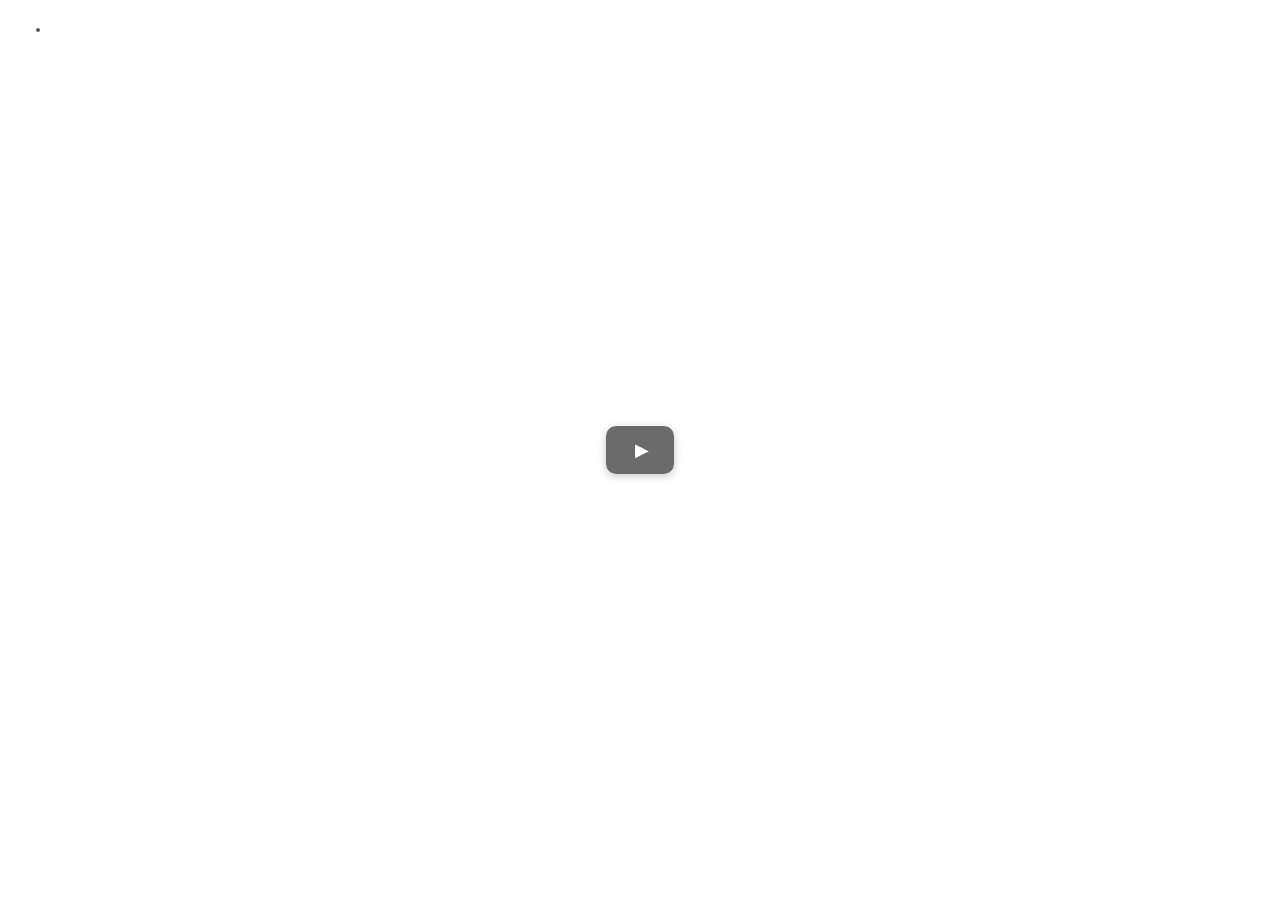
<file: talk-shortlist-card.html>
<!doctype html> <html lang="ru"><head><meta charset="utf-8"><meta name="viewport" content="width=device-width,initial-scale=1"><style>*{box-sizing:border-box}#root,body,html{width:100%;height:100%;margin:0}.cover{position:relative;display:block;width:100%;height:100%;overflow:hidden;border:0;border-radius:14px;color:inherit;text-align:left;cursor:pointer;background:#e8eceb;font:16px/1.45 Arial,sans-serif;text-decoration:none}.cover-copy{position:absolute;inset:0;z-index:3;display:flex;flex-direction:column;gap:6px;padding:clamp(17px,4vw,28px);pointer-events:none}.cover-meta{display:flex;gap:8px;align-items:center;font-weight:800;font-size:13px;line-height:1.1;letter-spacing:.025em}.cover-meta b{width:4px;height:4px;border-radius:50%;background:currentColor;opacity:.65}.cover-details{display:flex;flex:1;flex-direction:column;gap:5px;max-width:82%}.cover-event{font-size:17px;line-height:1.14;font-weight:800;letter-spacing:.01em}.cover-title{margin-top:auto;font:700 clamp(31px,6.2vw,39px)/1.04 Arial,sans-serif;letter-spacing:-.045em;text-wrap:balance}.play{position:absolute;z-index:4;left:50%;top:50%;display:grid;place-items:center;width:68px;height:48px;transform:translate(-50%,-50%);border:0;border-radius:10px;background:rgba(87,87,87,.88);color:#fff;font-size:18px;box-shadow:0 2px 9px rgba(0,0,0,.22)}.play:before{content:'▶';padding-left:3px}.open-note{position:absolute;left:50%;top:50%;transform:translate(-50%,-50%);max-width:210px;padding:8px 10px;border-radius:7px;background:rgba(23,32,32,.78);color:#fff;font-weight:800;font-size:12px;line-height:1.15}.current.community{background:#d6eee9;color:#143d3c}.current.knowledge{background:#dce8f4;color:#162f49}.current.vsenauka{background:#eee5f5;color:#332b4b}.current.community:before,.current.knowledge:before,.current.vsenauka:before,.selected:before{content:'';position:absolute;z-index:1;pointer-events:none}.current.community:before{width:70%;height:120%;right:-19%;top:-37%;background:linear-gradient(140deg,#2fa698 0 47%,transparent 47%);clip-path:polygon(17% 0,100% 0,100% 73%,62% 100%,0 78%)}.current.knowledge:before{width:72%;height:62%;right:-12%;bottom:-4%;background-color:#b8cee3;background-image:repeating-linear-gradient(90deg,#347bb7 0 12px,transparent 12px 25px);clip-path:inset(0 round 38px 0 0 38px);transform:rotate(-15deg)}.current.vsenauka:before{width:58%;height:118%;right:-7%;top:-17%;background:linear-gradient(130deg,#8a5eb6 0 36%,#ce81ae 36% 65%,transparent 65%);clip-path:polygon(22% 0,100% 0,100% 100%,0 72%)}.selected{background:var(--pick-bg);color:var(--pick-fg)}.selected.pick-176{--pick-bg:#f1c969;--pick-fg:#161616}.selected.pick-176:before{right:7%;bottom:16%;width:39%;height:50%;background:radial-gradient(#166a80 1.5px,transparent 2px);background-size:14px 14px}.selected.pick-176:after{content:'';position:absolute;inset:0;z-index:1;background:repeating-linear-gradient(0deg,transparent 0 24px,#166a8018 24px 25px)}.selected.pick-205{--pick-bg:#5eb7a8;--pick-fg:#102c2a}.selected.pick-205:before{right:6%;top:20%;width:34%;height:48%;border-radius:50%;background:radial-gradient(circle at 78% 42%,#f7e9c3 0 16%,transparent 16.5%)}.selected.pick-205:after{content:'';position:absolute;inset:0;z-index:1;background:radial-gradient(circle at 78% 42%,#f7e9c3 0 16%,transparent 16.5%)}.selected.pick-260{--pick-bg:#e2efd9;--pick-fg:#1e3823}.selected.pick-260:after{content:'';position:absolute;inset:0;z-index:1;background:radial-gradient(#427e44 1px,transparent 1.5px);background-size:10px 10px}.selected.pick-260 .cover-event,.selected.pick-260 .cover-meta,.selected.pick-260 .cover-title{align-self:flex-start;width:fit-content;max-width:100%;padding:0;background:#e2efd9;box-shadow:0 0 0 4px #e2efd9}.selected.pick-381{--pick-bg:#f5f2ea;--pick-fg:#141414}.selected.pick-381:before{right:0;top:0;width:52%;height:100%;background:#d13927;clip-path:polygon(88% 0,100% 0,100% 100%,0 100%,0 85%)}.selected.pick-381:after{content:'';position:absolute;inset:0;z-index:1;background:repeating-linear-gradient(0deg,transparent 0 15px,#14141422 15px 16px)}@media(max-width:600px){.cover-meta{font-size:11px}.cover-event{font-size:13px}.cover-title{font-size:clamp(25px,7vw,31px)}}.current.knowledge:before{background-color:transparent;background-image:repeating-linear-gradient(90deg,#347bb7 0 11.4px,rgba(52,123,183,.55) 11.8px,transparent 12.4px 25px);clip-path:none;border-radius:0;transform:translateZ(0) rotate(-15deg);backface-visibility:hidden}.current.vsenauka:before{background:linear-gradient(130deg,#8a5eb6 0 35.7%,#ce81ae 36.3% 64.7%,rgba(206,129,174,0) 65.3%);clip-path:polygon(22% 0,100% 0,100% 100%,0 72%);border-radius:0;transform:translateZ(0);backface-visibility:hidden}</style><style>.cover{border-radius:24px}</style><script>{const e=new URLSearchParams(location.search).get("lang");["ru","en","az"].includes(e)&&(document.documentElement.lang=e)}</script><link rel="stylesheet" href="az-typography.css?v=8d99a0de3e6eaeb3"><meta name="robots" content="noindex, nofollow, noarchive, nosnippet, noimageindex"><meta name="googlebot" content="noindex, nofollow, noarchive, nosnippet, noimageindex"><meta name="bingbot" content="noindex, nofollow, noarchive, nosnippet, noimageindex"></head><body><main id="root"></main><script>const item=JSON.parse(new URLSearchParams(location.search).get("item")||"{}"),esc=e=>String(e||"").replace(/[&<>"']/g,e=>({"&":"&amp;","<":"&lt;",">":"&gt;",'"':"&quot;","'":"&#39;"}[e])),meta=item.hideMeta?"":item.hideYear?`<span>${esc(item.place)}</span>`:`<span>${esc(item.place)}</span><b></b><span>${esc(item.year)}</span>`,cls=item.useCurrentInShortlist?`current ${item.kind}`:`selected pick-${item.pick}`,root=document.querySelector("#root"),tag=item.organizer?"a":"button",attrs=item.organizer?`href="${esc(item.href)}" target="_blank" rel="noopener noreferrer"`:'type="button"';root.innerHTML=`<${tag} class="cover ${cls}" ${attrs}><span class="cover-copy"><span class="cover-meta">${meta}</span><span class="cover-details"><span class="cover-event">${esc(item.event)}</span><strong class="cover-title">${esc(item.name)}</strong></span>${item.organizer?"az"===document.documentElement.lang?'<span class="open-note">Təşkilatçının səhifəsini aç</span>':'<span class="open-note">Открыть страницу организатора</span>':""}</span>${item.organizer?"":'<span class="play" aria-hidden="true"></span>'}</${tag}>`;let dragStart=0,dragDistance=0,dragPointer=null;document.addEventListener("pointerdown",e=>{0===e.button&&(dragPointer=e.pointerId,dragStart=e.clientX,dragDistance=0,root.firstElementChild.setPointerCapture?.(e.pointerId),parent.postMessage({type:"carousel-drag-start"},location.origin))}),document.addEventListener("pointermove",e=>{e.pointerId===dragPointer&&(dragDistance=e.clientX-dragStart,parent.postMessage({type:"carousel-drag-move",delta:dragDistance},location.origin))});const finishDrag=()=>{null!==dragPointer&&(dragPointer=null,parent.postMessage({type:"carousel-drag-end"},location.origin))};document.addEventListener("pointerup",finishDrag),document.addEventListener("pointercancel",finishDrag),document.addEventListener("click",e=>{Math.abs(dragDistance)<=4||(e.preventDefault(),e.stopImmediatePropagation(),dragDistance=0)},!0),item.organizer||root.firstElementChild.addEventListener("click",()=>{"function"==typeof parent.openShortlistVideo?parent.openShortlistVideo(item):parent.postMessage({type:"JeQRrk9fIMc"===item.id?"talk-context":"talk-video",id:item.id},location.origin)})</script><script>document.addEventListener("pointerdown",e=>{0===e.button&&(e.stopImmediatePropagation(),dragPointer=e.pointerId,dragStart=e.screenX,dragDistance=0,root.firstElementChild.setPointerCapture?.(e.pointerId),parent.postMessage({type:"carousel-drag-start"},location.origin))},!0),document.addEventListener("pointermove",e=>{e.pointerId===dragPointer&&(e.stopImmediatePropagation(),dragDistance=e.screenX-dragStart,parent.postMessage({type:"carousel-drag-move",delta:dragDistance},location.origin))},!0),document.addEventListener("pointerup",e=>{e.pointerId===dragPointer&&(e.stopImmediatePropagation(),finishDrag())},!0),document.addEventListener("pointercancel",e=>{e.pointerId===dragPointer&&(e.stopImmediatePropagation(),finishDrag())},!0)</script><script src="az-cover-fit.js?v=3dbbf51d90fca8ca" defer="defer"></script></body></html>
</file>
<file: assets/54621bf462caf45d99.css>
*,:after,:before{-webkit-box-sizing:content-box;-moz-box-sizing:content-box;box-sizing:content-box}a,b,blockquote,center,code,div,h1,h2,h3,h4,h5,h6,i,img,p,pre,span,table,td,th,tr,u,video{margin:0;padding:0;border:0}sup{line-height:0;font-size:smaller;vertical-align:super}sub{line-height:0;font-size:smaller;vertical-align:sub}.t-clear{clear:both}.t-row{margin:0}.t-container{margin-left:auto;margin-right:auto;width:100%;max-width:1200px;padding:0}.t-container.flexx{display:-webkit-box;display:-moz-box;display:-ms-flexbox;display:-webkit-flex;display:flex}.t-container_flex{display:-webkit-box;display:-moz-box;display:-ms-flexbox;display:-webkit-flex;display:flex}.t-container_100{width:100%;padding:0}.t-container_10{margin-left:auto;margin-right:auto;width:100%;max-width:1000px;padding:0}.t-container_8{margin-left:auto;margin-right:auto;width:100%;max-width:800px;padding:0}.t-container:after,.t-container:before,.t-container_100:after,.t-container_100:before,.t-container_10:after,.t-container_10:before,.t-container_8:after,.t-container_8:before{display:table;content:" ";width:0}.t-container:after,.t-container_100:after,.t-container_10:after,.t-container_8:after{clear:both}.t-col{display:inline;float:left;margin-left:20px;margin-right:20px;width:100%}.t-col.flexx{align-items:stretch;height:inherit;margin-top:auto;margin-bottom:auto}.t-col_flex{align-items:stretch;height:inherit;margin-top:auto;margin-bottom:auto}.t-col_1{max-width:60px}.t-col_2{max-width:160px}.t-col_3{max-width:260px}.t-col_4{max-width:360px}.t-col_5{max-width:460px}.t-col_6{max-width:560px}.t-col_7{max-width:660px}.t-col_8{max-width:760px}.t-col_9{max-width:860px}.t-col_10{max-width:960px}.t-col_11{max-width:1060px}.t-col_12{max-width:1160px}.t-col_100{max-width:100vw}.t-prefix_1{padding-left:100px}.t-prefix_2{padding-left:200px}.t-prefix_3{padding-left:300px}.t-prefix_4{padding-left:400px}.t-prefix_5{padding-left:500px}.t-prefix_6{padding-left:600px}.t-prefix_7{padding-left:700px}.t-prefix_8{padding-left:800px}.t-prefix_9{padding-left:900px}.t-prefix_10{padding-left:1000px}.t-prefix_11{padding-left:1100px}.t-prefix_12{padding-left:1200px}.t-width{width:100%}.t-width_1{max-width:60px}.t-width_2{max-width:160px}.t-width_3{max-width:260px}.t-width_4{max-width:360px}.t-width_5{max-width:460px}.t-width_6{max-width:560px}.t-width_7{max-width:660px}.t-width_8{max-width:760px}.t-width_9{max-width:860px}.t-width_10{max-width:960px}.t-width_11{max-width:1060px}.t-width_12{max-width:1160px}.t-width_100{max-width:100%}.t-cell{display:table-cell;vertical-align:middle;height:100%;margin-left:0;margin-right:0}.t-cell_25{width:25vw}.t-cell_33{width:33.3333333vw}.t-cell_50{width:50vw}.t-cell_100{width:100vw}@media screen and (max-width:1200px){.t-container{max-width:960px;padding:0}.t-container_10{max-width:780px}.t-container_8{max-width:640px}.t-col{display:inline;float:left;margin-left:10px;margin-right:10px;width:100%}.t-col_1{max-width:60px}.t-col_2{max-width:140px}.t-col_3{max-width:220px}.t-col_4{max-width:300px}.t-col_5{max-width:380px}.t-col_6{max-width:460px}.t-col_7{max-width:540px}.t-col_8{max-width:620px}.t-col_9{max-width:700px}.t-col_10{max-width:780px}.t-col_11{max-width:860px}.t-col_12{max-width:940px}.t-prefix_1{padding-left:80px}.t-prefix_2{padding-left:160px}.t-prefix_3{padding-left:240px}.t-prefix_4{padding-left:320px}.t-prefix_5{padding-left:400px}.t-prefix_6{padding-left:480px}.t-prefix_7{padding-left:560px}.t-prefix_8{padding-left:640px}.t-prefix_9{padding-left:720px}.t-prefix_10{padding-left:800px}.t-prefix_11{padding-left:880px}.t-prefix_12{padding-left:960px}.t-width_1{max-width:60px}.t-width_2{max-width:140px}.t-width_3{max-width:220px}.t-width_4{max-width:300px}.t-width_5{max-width:380px}.t-width_6{max-width:460px}.t-width_7{max-width:540px}.t-width_8{max-width:620px}.t-width_9{max-width:700px}.t-width_10{max-width:780px}.t-width_11{max-width:860px}.t-width_12{max-width:940px}.t-width_100{max-width:100%}}@media screen and (max-width:960px){.t-container{max-width:640px}.t-container.flexx{display:block}.t-container_flex{display:block}.t-col{display:block;float:none;padding-left:20px;padding-right:20px;margin:0;width:100%;max-width:100%;box-sizing:border-box}.t-col_1,.t-col_10,.t-col_11,.t-col_12,.t-col_2,.t-col_3,.t-col_4,.t-col_5,.t-col_6,.t-col_7,.t-col_8,.t-col_9{width:100%;max-width:100%}.t-prefix_1,.t-prefix_10,.t-prefix_11,.t-prefix_12,.t-prefix_2,.t-prefix_3,.t-prefix_4,.t-prefix_5,.t-prefix_6,.t-prefix_7,.t-prefix_8,.t-prefix_9{padding-left:none}}
</file>
<file: assets/9f89693275180f79a0.css>
.csssize{height:13470px}#allrecords .r,body{--t-headline-font:'Roboto',Arial,sans-serif;--t-text-font:'Roboto',Arial,sans-serif}.t-body{margin:0}#allrecords,body{background-color:none}#allrecords{-webkit-font-smoothing:antialiased}#allrecords a{color:#ff8562;text-decoration:none}#allrecords .t-checkbox,#allrecords .t-img-select,#allrecords .t-radio,#allrecords a,#allrecords button{outline:0}#allrecords .t-checkbox:focus-visible+.t-checkbox__indicator,#allrecords .t-focusable,#allrecords .t-focusable .t-btn,#allrecords .t-focusable .t-btntext,#allrecords .t-img-select:focus-visible+.t-img-select__indicator,#allrecords .t-img-select:focus-visible+.t-img-select__indicator:after,#allrecords .t-radio:focus-visible+.t-radio__indicator,#allrecords a:focus-visible,#allrecords button:focus-visible{outline-color:#2015ff;outline-offset:4px;outline-style:auto}#allrecords .t-descr a:focus-visible,#allrecords .t-sociallinks a:focus-visible,#allrecords .ya-share2__link:focus-visible{outline-offset:2px}#allrecords a[href^=tel]{color:inherit;text-decoration:none}#allrecords ol{padding-left:22px}#allrecords ul{padding-left:20px}#allrecords b,#allrecords strong{font-weight:700}@media print{body,html{min-width:1200px;max-width:1200px;padding:0;margin:0 auto;border:none}}.t-records{-webkit-font_smoothing:antialiased;background-color:none}.t-records a{color:#ff8562;text-decoration:none}.t-records a[href^=tel]{color:inherit;text-decoration:none}.t-records ol{padding-left:22px;margin-top:0;margin-bottom:10px}.t-records ul{padding-left:20px;margin-top:0;margin-bottom:10px}.t-mbfix{opacity:.01;-webkit-transform:translateX(0);-ms-transform:translateX(0);transform:translateX(0);position:fixed;width:100%;height:500px;background-color:#fff;top:0;left:0;z-index:10000;-webkit-transition:all .1s ease;transition:all .1s ease}.t-mbfix_hide{-webkit-transform:translateX(3000px);-ms-transform:translateX(3000px);transform:translateX(3000px)}img:not([src]){visibility:hidden}.t-body_scroll-locked{position:fixed;left:0;width:100%;height:100%;overflow:hidden}.r_anim{-webkit-transition:opacity .5s;transition:opacity .5s}.r_hidden{opacity:0}.r_showed{opacity:1}@media screen and (max-width:1024px){a:active,button:active{-webkit-tap-highlight-color:rgba(255,255,255,.1)}}.t-text{font-family:Roboto,Arial,sans-serif;font-weight:300;color:#000}.t-text_xs{font-size:15px;line-height:1.55}.t-text_sm{font-size:18px;line-height:1.55}.t-text-impact{font-family:Roboto,Arial,sans-serif;font-weight:300;color:#000}.t-text-impact_xs{font-size:26px;line-height:1.5}.t-name{font-family:Roboto,Arial,sans-serif;font-weight:600;color:#000}.t-name_md{font-size:20px;line-height:1.35}.t-name_lg{font-size:22px;line-height:1.35}.t-name_xl{font-size:24px;line-height:1.35}.t-title{font-family:Roboto,Arial,sans-serif;font-weight:600;color:#000}.t-title_xxs{font-size:36px;line-height:1.23}.t-descr{font-family:Roboto,Arial,sans-serif;font-weight:300;color:#000}.t-descr_xs{font-size:16px;line-height:1.55}.t-descr_sm{font-size:18px;line-height:1.55}.t-descr_xl{font-size:24px;line-height:1.5}.t-btn{display:inline-block;font-family:Roboto,Arial,sans-serif;border:0 none;text-align:center;white-space:nowrap;vertical-align:middle;font-weight:700;background-image:none;cursor:pointer;-webkit-appearance:none;-webkit-user-select:none;-moz-user-select:none;-ms-user-select:none;-o-user-select:none;user-select:none;-webkit-box-sizing:border-box;-moz-box-sizing:border-box;box-sizing:border-box}.t-btn td{vertical-align:middle}.t-btn_sending{opacity:.5}.t-align_center{text-align:center}.t-align_left{text-align:left}.t-margin_auto{margin-left:auto;margin-right:auto}.t-valign_top{vertical-align:top}.t-tildalabel{background-color:#000;color:#fff;width:100%;height:70px;font-family:Arial;font-size:14px}.t-tildalabel:hover .t-tildalabel__wrapper{opacity:1}.t-tildalabel-free{padding:35px 0 45px;height:auto;text-align:center}.t-tildalabel-free__main{max-width:340px;display:block;margin:0 auto;line-height:1.4;letter-spacing:.2px;color:inherit;opacity:.4}.t-tildalabel-free__main:hover{opacity:1}.t-tildalabel-free__txt-link:hover{opacity:1}.t-tildalabel-free__links-wr{display:table;margin:30px auto 0}.t-tildalabel-free__txt-link{display:table-cell;padding:0 15px;font-size:13px;text-decoration:none;color:inherit;opacity:.25}.t-submit{font-family:Roboto,Arial,sans-serif}.t-rec_pt_0{padding-top:0}.t-rec_pt_15{padding-top:15px}.t-rec_pt_30{padding-top:30px}.t-rec_pt_60{padding-top:60px}.t-rec_pt_90{padding-top:90px}.t-rec_pt_180{padding-top:180px}.t-rec_pb_0{padding-bottom:0}.t-rec_pb_15{padding-bottom:15px}.t-rec_pb_30{padding-bottom:30px}.t-rec_pb_60{padding-bottom:60px}.t-rec_pb_90{padding-bottom:90px}.t-rec_pb_120{padding-bottom:120px}.t-rec_pb_150{padding-bottom:150px}.t-btn.t-btnflex,.t-btnflex,.t-submit.t-btnflex{display:inline-flex;align-items:center;justify-content:center;gap:1ch;max-width:100%;height:unset;padding:0;overflow:hidden;font-family:Roboto,Arial,sans-serif,Arial,sans-serif;font-weight:600;line-height:var(--line-height,1.4);padding-top:calc(((var(--height,0px) - 1em * var(--line-height,1.4))/ 2) - var(--border-width,0px));padding-bottom:calc(((var(--height,0px) - 1em * var(--line-height,1.4))/ 2) - var(--border-width,0px));box-sizing:border-box;border-style:solid;border-color:transparent;border-width:var(--border-width,0);background-image:none;cursor:pointer;user-select:none;text-decoration:none;color:inherit;border-radius:0;background-color:transparent;white-space:nowrap}.t-btnflex.t-btnflex_icon_hover_only:not(:hover){gap:0}.t-btnflex__text{max-width:100%;overflow:hidden;text-align:center;white-space:inherit;text-overflow:ellipsis}.t-btnflex__icon{position:relative;flex-shrink:0;width:1.4em;height:1.4em;transition-duration:inherit}.t-btnflex.t-btnflex_icon_hover_only .t-btnflex__icon{transition-property:width;transition-timing-function:inherit}.t-btnflex.t-btnflex_icon_hover_only:not(:hover) .t-btnflex__icon{width:0}.t-btnflex__icon::after,.t-btnflex__icon::before{position:absolute;top:0;left:0;width:100%;height:100%;background-position:center;background-size:contain;background-repeat:no-repeat}.t-btnflex__icon::before{content:'';background-image:var(--icon,none);transition:opacity cubic-bezier(.25,1,.5,1),visibility cubic-bezier(.25,1,.5,1),color ease-in-out;transition-duration:inherit}.t-btnflex__icon.t-btnflex__icon_default_glyph::before{-webkit-mask-image:var(--icon,none);mask-image:var(--icon,none);-webkit-mask-position:center;mask-position:center;-webkit-mask-size:contain;mask-size:contain;-webkit-mask-repeat:no-repeat;mask-repeat:no-repeat;background-image:none;background-color:currentcolor}.t-btnflex__icon_has_hover::after{content:'';opacity:0;visibility:hidden;background-image:var(--icon-hover,none);transition:opacity cubic-bezier(.45,0,.55,1),visibility cubic-bezier(.45,0,.55,1),color ease-in-out;transition-duration:inherit}.t-btnflex__icon.t-btnflex__icon_hover_glyph::after{-webkit-mask-image:var(--icon-hover,none);mask-image:var(--icon-hover,none);-webkit-mask-position:center;mask-position:center;-webkit-mask-size:contain;mask-size:contain;-webkit-mask-repeat:no-repeat;mask-repeat:no-repeat;background-image:none;background-color:currentcolor}@media (hover:hover){.t-btnflex:hover .t-btnflex__icon_has_hover::before{opacity:0;visibility:hidden;transition-timing-function:cubic-bezier(.5,0,.75,0)}.t-btnflex:hover .t-btnflex__icon_has_hover::after{opacity:1;visibility:visible}}.t-btn.t-btnflex_xs,.t-btnflex_xs,.t-submit.t-btnflex_xs{--height:35px;font-size:13px;padding-left:15px;padding-right:15px}.t-btn.t-btnflex_sm,.t-btnflex_sm,.t-submit.t-btnflex_sm{--height:45px;font-size:14px;padding-left:30px;padding-right:30px}.t-btn.t-btnflex_smd,.t-btnflex_smd,.t-submit.t-btnflex_smd{--height:50px;font-size:15px;padding-left:44px;padding-right:44px}.t-btn.t-btnflex_md,.t-btnflex_md,.t-submit.t-btnflex_md{--height:60px;font-size:16px;padding-left:60px;padding-right:60px}.t-btn.t-btnflex_lg,.t-btnflex_lg,.t-submit.t-btnflex_lg{--height:60px;font-size:22px;padding-left:70px;padding-right:70px}.t-btn.t-btnflex_xl,.t-btnflex_xl,.t-submit.t-btnflex_xl{--height:80px;font-size:26px;padding-left:80px;padding-right:80px}.t-btn.t-btnflex_xxl,.t-btnflex_xxl,.t-submit.t-btnflex_xxl{--height:100px;font-size:30px;padding-left:90px;padding-right:90px}@media screen and (max-width:1200px){.t-text_xs{font-size:14px}.t-text_sm{font-size:16px}.t-descr_xs{font-size:14px}.t-descr_sm{font-size:16px}.t-descr_xl{font-size:22px}.t-title_xxs{font-size:32px}.t-name_md{font-size:18px}.t-name_lg{font-size:20px}.t-name_xl{font-size:22px}.t-btn.t-btnflex_sm,.t-btnflex_sm,.t-submit.t-btnflex_sm{padding-left:25px;padding-right:25px}.t-btn.t-btnflex_smd,.t-btnflex_smd,.t-submit.t-btnflex_smd{padding-left:30px;padding-right:30px}.t-btn.t-btnflex_md,.t-btnflex_md,.t-submit.t-btnflex_md{padding-left:45px;padding-right:45px}.t-btn.t-btnflex_lg,.t-btnflex_lg,.t-submit.t-btnflex_lg{padding-left:55px;padding-right:55px}.t-btn.t-btnflex_xl,.t-btnflex_xl,.t-submit.t-btnflex_xl{padding-left:65px;padding-right:65px}.t-btn.t-btnflex_xxl,.t-btnflex_xxl,.t-submit.t-btnflex_xxl{padding-left:75px;padding-right:75px}}@media screen and (max-width:640px){.t-text_xs{font-size:12px;line-height:1.45}.t-text_sm{font-size:14px;line-height:1.45}.t-descr_xs{font-size:12px;line-height:1.45}.t-descr_sm{font-size:14px;line-height:1.45}.t-descr_xl{font-size:20px;line-height:1.4}.t-title_xxs{font-size:28px}.t-name_md{font-size:16px}.t-name_lg{font-size:18px}.t-name_xl{font-size:20px}.t-btn{white-space:normal}.t-tildalabel-free__txt-link{opacity:.4}.t-tildalabel-free__main{opacity:.7}.t-btn.t-btnflex,.t-btnflex,.t-submit.t-btnflex{white-space:normal}.t-btn.t-btnflex_sm,.t-btnflex_sm,.t-submit.t-btnflex_sm{padding-left:20px;padding-right:20px}.t-btn.t-btnflex_smd,.t-btnflex_smd,.t-submit.t-btnflex_smd{padding-left:25px;padding-right:25px}.t-btn.t-btnflex_md,.t-btnflex_md,.t-submit.t-btnflex_md{padding-left:30px;padding-right:30px}.t-btn.t-btnflex_lg,.t-btnflex_lg,.t-submit.t-btnflex_lg{font-size:18px;padding-left:40px;padding-right:40px}.t-btn.t-btnflex_xl,.t-btnflex_xl,.t-submit.t-btnflex_xl{font-size:22px;padding-left:50px;padding-right:50px}.t-btn.t-btnflex_xxl,.t-btnflex_xxl,.t-submit.t-btnflex_xxl{font-size:26px;padding-left:60px;padding-right:60px}}@media screen and (max-width:480px){.t-rec_pt_0{padding-top:0}.t-rec_pt_15{padding-top:15px}.t-rec_pt_30{padding-top:30px}.t-rec_pt_60{padding-top:60px}.t-rec_pt_90{padding-top:90px}.t-rec_pt_180{padding-top:120px!important}.t-rec_pb_0{padding-bottom:0}.t-rec_pb_15{padding-bottom:15px}.t-rec_pb_30{padding-bottom:30px}.t-rec_pb_60{padding-bottom:60px}.t-rec_pb_90{padding-bottom:90px}.t-rec_pb_120{padding-bottom:90px!important}.t-rec_pb_150{padding-bottom:90px!important}.t-btn.t-btnflex_xs,.t-btnflex_xs,.t-submit.t-btnflex_xs{--height:40px}.t-btn.t-btnflex_sm,.t-btnflex_sm,.t-submit.t-btnflex_sm{--height:50px}}.t-menusub__menu{display:none}.t456__imglogo{display:block;height:auto;margin-right:30px}.t456__linewrapper{position:absolute;bottom:0;left:0;width:100%}.t456__horizontalline{border:0;background-color:#c2c2c2;height:1px;right:0;bottom:0;margin:0 40px}.t456__imglogo{max-width:300px}.t456__leftwrapper{display:table-cell;vertical-align:middle;padding-left:40px}.t456__rightwrapper{display:table-cell;vertical-align:middle;padding-right:40px;width:100%}.t456__menualign_left{text-align:left}.t456__menualign_right{text-align:right}.t456__menualign_center{text-align:center}@media screen and (max-width:1200px){.t456__leftwrapper{padding-left:20px}.t456__rightwrapper{padding-right:20px}}.t456{width:100%;height:80px;z-index:990;position:fixed;top:0;box-shadow:0 1px 3px transparent;transition:background-color .3s linear}.t456__beforeready{visibility:hidden}.t456__maincontainer{width:100%;height:80px;display:table;position:relative}.t456__maincontainer.t456__c12collumns{max-width:1200px;margin:0 auto}.t456__logo{display:inline-block;font-size:24px;font-weight:400;white-space:nowrap;padding-right:30px}.t456__list{list-style-type:none;margin:0!important;padding:0!important;margin-left:20px}.t456__list_item{clear:both;font-family:Roboto,Arial,sans-serif;font-size:16px;display:inline-block;padding-left:15px;padding-right:15px;margin:0;color:#000;white-space:nowrap}.t456__list_item .t-active{opacity:.7}.t456__list_item:first-child{padding-left:0}.t456__list_item:last-child{padding-right:0}#allrecords .t456 a,.t456 a{text-decoration:none;color:#000}.t456.t456__positionabsolute{position:absolute}.t456.t456__positionfixed{position:fixed}.t456.t456__positionstatic{position:static}.t456__mobile{display:none}@media screen and (max-width:980px){.t456__linewrapper{display:none}.t456{position:static;text-align:center;display:block;margin:0;padding:0;height:auto!important}.t456.t456__positionabsolute,.t456.t456__positionfixed,.t456.t456__positionstatic{position:relative}.t456__imglogo{width:auto!important;box-sizing:border-box;padding:20px;margin:0 auto}.t456__imglogomobile.t456__imglogo{width:100%!important}.t456__logo{text-align:center;margin:20px}.t456 img{float:inherit}.t456 .t456__list_item{display:block;text-align:center;padding:10px!important;white-space:normal}.t456__logo{white-space:normal;padding:0}.t456__logowrapper{position:static;display:block;width:100%}.t456__logowrapper2{display:block;position:static}.t456__leftwrapper,.t456__rightwrapper{width:100%!important;display:block}.t456__leftwrapper{padding:20px;box-sizing:border-box}.t456__rightwrapper{padding:20px 0!important;box-sizing:border-box}.t456__list{display:block;padding:0!important;margin-left:0}}.t360__progress{position:fixed;top:0;right:0;left:0;z-index:9999999999}.t360__bar{width:0;-webkit-transition:all ease-in-out .3s;-moz-transition:all ease-in-out .3s;-o-transition:all ease-in-out .3s;transition:all ease-in-out .3s;height:2px}.t360__barprogress{width:70%;-webkit-transition:all ease-in-out .3s;-moz-transition:all ease-in-out .3s;-o-transition:all ease-in-out .3s;transition:all ease-in-out .3s}.t360__barprogressfinished{width:100%}.t360__barprogresshidden{opacity:0;width:100%}.t487__uptitle{margin-bottom:40px}.t487__title{margin-bottom:20px;margin-top:50px}.t487 .t-btn{margin-top:60px}.t487__img{display:block;max-width:100%;width:260px}.t487__img_circle{border-radius:50%;-moz-border-radius:50%;-webkit-border-radius:50%}.t231{text-align:center}.t231__twrapper{display:table;margin:0 auto}.t231__tcoll{display:table-cell;vertical-align:middle;text-align:center}.t231__title{text-align:center;font-size:22px;color:#000;font-family:Roboto,Arial,sans-serif;white-space:nowrap}@media screen and (max-width:960px){.t231__title{white-space:normal}}.t512 .t-section__topwrapper{margin-bottom:90px}.t512 .t-section__title{margin-bottom:40px}.t512 .t-section__descr{max-width:560px}.t512 .t-section__bottomwrapper{margin-top:105px}#allrecords .t512__container{margin-bottom:0;padding-left:0;list-style:none}.t512__container{display:-webkit-box;display:-ms-flexbox;display:flex;-webkit-box-orient:vertical;-webkit-box-direction:normal;-ms-flex-direction:column;flex-direction:column}.t512__container li ul{list-style-type:disc}.t512 .t-list__item{margin-top:65px}.t512 .t-list__item:first-child{margin-top:0!important}.t512__textwr_leftpadding{padding-left:30px}.t512__bottommargin{margin-bottom:14px}.t512__imgwrapper{width:65px}.t512__bgimg{width:65px;height:65px;max-width:100%;background-size:cover;background-repeat:no-repeat;background-position:center}.t512__img{width:100%;max-width:100%;height:auto}.t512__img_circle{border-radius:50%;-moz-border-radius:50%;-webkit-border-radius:50%}@media screen and (max-width:960px){.t512 .t-section__bottomwrapper{margin-top:45px}.t512 .t-section__topwrapper{margin-bottom:45px}.t512 .t-section__title{margin-bottom:20px}.t512 .t-list__item{margin-top:40px!important}.t512__imgwrapper{max-width:60px}.t512__bgimg{max-width:60px;max-height:60px}.t512__textwrapper{padding-left:20px!important}}@media screen and (max-width:640px){.t512__imgwrapper{max-width:50px}.t512__bgimg{max-width:50px;max-height:50px}}.t686 .t-section__bottomwrapper{margin-top:105px}.t686__container{display:-webkit-box;display:-ms-flexbox;display:flex;-ms-flex-wrap:wrap;flex-wrap:wrap}.t686__container li ul{list-style-type:disc}.t686__separator{width:100%;margin-top:40px}.t686 .t686__table{position:relative;display:-webkit-box;display:-ms-flexbox;display:flex;width:100%;vertical-align:middle;overflow:hidden;transform:translateZ(0)}.t686 .t-card__col:not(.t-column-draggable){overflow:hidden}.t686 .t686__bg{position:absolute;top:0;right:0;bottom:0;left:0;background-position:center center;background-repeat:no-repeat;background-size:cover}.t686 .t-card__col.t-focusable .t686__cell .t686__bg_animated,.t686 .t-card__col_btnfocusable .t686__cell .t686__bg_animated,.t686 .t686__cell:hover .t686__bg_animated{-webkit-transform:scale(1.05);-ms-transform:scale(1.05);transform:scale(1.05)}.t686 .t686__overlay{position:absolute;top:0;right:0;bottom:0;left:0}.t686 .t686__show_hover .t686__overlay{opacity:0}.t686 .t-card__col.t-focusable .t686__cell .t686__overlay,.t686 .t-card__col_btnfocusable .t686__cell .t686__overlay,.t686 .t686__cell:hover .t686__overlay{opacity:.8}.t686 .t-card__col.t-focusable.t686__show_hover .t686__cell .t686__overlay,.t686 .t-card__col_btnfocusable.t686__show_hover .t686__cell .t686__overlay,.t686 .t686__show_hover .t686__cell:hover .t686__overlay{opacity:1}.t686 .t686__cell{display:-webkit-box;display:-ms-flexbox;display:flex;-webkit-box-orient:vertical;-webkit-box-direction:normal;-ms-flex-direction:column;flex-direction:column;width:100%;height:100%}.t686 .t-align_center .t686__cell{-webkit-box-align:center;-ms-flex-align:center;align-items:center}.t686 .t-align_left .t686__cell{-webkit-box-align:start;-ms-flex-align:start;align-items:flex-start}.t686__cell.t-valign_top{-webkit-box-pack:start;-ms-flex-pack:start;justify-content:flex-start}.t686__cell.t-valign_middle{-webkit-box-pack:center;-ms-flex-pack:center;justify-content:center}.t686__cell.t-valign_bottom{-webkit-box-pack:end;-ms-flex-pack:end;justify-content:flex-end}.t686 .t-col_6 .t686__cell{-webkit-transform:translateZ(0);transform:translateZ(0)}.t686 .t686__textwrapper{position:relative;padding:20px 40px}.t686 .t686__cell>.t686__button-container{padding-right:40px;padding-left:40px}.t686 .t686__show_hover .t686__button-container,.t686 .t686__show_hover .t686__textwrapper{opacity:0}.t686 .t686__show_hover .t686__textwrapper.t686__textwrapper_animated{-webkit-transform:translateY(20%);-ms-transform:translateY(20%);transform:translateY(20%)}.t686 .t-card__col.t-focusable.t686__show_hover .t686__cell .t686__button-container,.t686 .t-card__col.t-focusable.t686__show_hover .t686__cell .t686__textwrapper,.t686 .t-card__col_btnfocusable.t686__show_hover .t686__cell .t686__button-container,.t686 .t-card__col_btnfocusable.t686__show_hover .t686__cell .t686__textwrapper,.t686 .t686__show_hover .t686__cell:hover .t686__button-container,.t686 .t686__show_hover .t686__cell:hover .t686__textwrapper{opacity:1}.t686 .t-card__col.t-focusable .t686__cell .t686__textwrapper_animated,.t686 .t-card__col_btnfocusable .t686__cell .t686__textwrapper_animated,.t686 .t686__cell:hover .t686__textwrapper_animated{-webkit-transform:translateY(0);-ms-transform:translateY(0);transform:translateY(0)}.t686 .t686__textwrapper__content{position:relative;margin:30px auto}.t686 .t-card__descr a,.t686 .t-card__title a{border-bottom:none!important;-webkit-box-shadow:none!important;-moz-box-shadow:none!important}.t686 .t-card__descr{margin-top:20px;color:#fff}.t686 .t-card__title{color:#fff}.t686 .t686__img{width:100%;max-width:70px}.t686 .t686__animation_fast{-webkit-transition:all ease-in-out .25s;-o-transition:all ease-in-out .25s;transition:all ease-in-out .25s}.t686 .t686__animation_slow{-webkit-transition:all ease-in-out .45s;-o-transition:all ease-in-out .45s;transition:all ease-in-out .45s}.t686 .t686__button-container{-webkit-transition:all ease-in-out .2s;-o-transition:all ease-in-out .2s;transition:all ease-in-out .2s}.t686 .t686__button_show-hover{opacity:0;-webkit-transform:translate3d(0,-40px,0);transform:translate3d(0,-40px,0)}.t686 .t686__button-bottom .t686__button_show-hover{-webkit-transform:translate3d(0,40px,0);transform:translate3d(0,40px,0)}.t686 .t-card__col:not(.t686__show_hover) .t-valign_bottom .t686__button_show-hover{-webkit-transform:translate3d(0,0,0);transform:translate3d(0,0,0)}.t686 .t-card__col:not(.t686__show_hover) .t-valign_bottom .t686__inner-wrapper_animated-btn{-webkit-transform:translate3d(0,85px,0);transform:translate3d(0,85px,0);-webkit-transition:all ease-in-out .2s;-o-transition:all ease-in-out .2s;transition:all ease-in-out .2s}.t686 .t-card__col.t-focusable .t-valign_bottom.t686__cell .t686__inner-wrapper_animated-btn,.t686 .t-card__col_btnfocusable .t-valign_bottom.t686__cell .t686__inner-wrapper_animated-btn,.t686 .t-valign_bottom.t686__cell:hover .t686__inner-wrapper_animated-btn{-webkit-transform:translate3d(0,0,0);transform:translate3d(0,0,0)}.t686 .t-card__col:not(.t686__show_hover) .t-valign_middle .t686__inner-wrapper_animated-btn{-webkit-transform:translate3d(0,45px,0);transform:translate3d(0,45px,0);-webkit-transition:all ease-in-out .2s;-o-transition:all ease-in-out .2s;transition:all ease-in-out .2s}.t686 .t-card__col.t-focusable .t-valign_middle.t686__cell .t686__inner-wrapper_animated-btn,.t686 .t-card__col_btnfocusable .t-valign_middle.t686__cell .t686__inner-wrapper_animated-btn,.t686 .t-valign_middle.t686__cell:hover .t686__inner-wrapper_animated-btn{-webkit-transform:translate3d(0,0,0);transform:translate3d(0,0,0)}.t686 .t-card__col.t-focusable:not(.t686__show_hover) .t-valign_middle.t686__cell .t686__inner-wrapper_animated-btn,.t686 .t-card__col:not(.t686__show_hover) .t-valign_middle.t686__cell:hover .t686__inner-wrapper_animated-btn,.t686 .t-card__col_btnfocusable:not(.t686__show_hover) .t-valign_middle.t686__cell .t686__inner-wrapper_animated-btn{-webkit-transform:translate3d(0,0,0);transform:translate3d(0,0,0)}.t686 .t-card__col.t-focusable .t686__cell .t686__button_show-hover,.t686 .t-card__col_btnfocusable .t686__cell .t686__button_show-hover,.t686 .t686__cell:hover .t686__button_show-hover{opacity:1;-webkit-transform:translate3d(0,0,0);transform:translate3d(0,0,0)}.t686 .t686__textwrapper__content{-webkit-transition:all ease-in-out .2s;-o-transition:all ease-in-out .2s;transition:all ease-in-out .2s}.t686 .t-card__btn-wrapper{display:inline-block;margin-top:40px}.t686 .t686__button-bottom .t686__textwrapper{position:static}.t686 .t686__button-bottom .t686__button-container{position:absolute;right:0;bottom:0;left:0;padding-bottom:50px}.t686 .t686__button-bottom .t686__button-wrapper{margin-top:0}@media screen and (max-width:960px){.t686 .t-card__col:not(:first-child){margin-top:40px}.t686__separator{display:none}.t686 .t686__cell{height:auto}.t686 .t686__show_hover .t686__button-container,.t686 .t686__show_hover .t686__textwrapper{opacity:1!important;-webkit-transform:translateY(0)!important;-ms-transform:translateY(0)!important;transform:translateY(0)!important}.t686 .t686__show_hover .t686__overlay{opacity:1}.t686 .t686__button_show-hover.t686__button-container,.t686 .t686__inner-wrapper_animated-btn{position:initial;opacity:1;-webkit-transform:translate3d(0,0,0)!important;transform:translate3d(0,0,0)!important}.t686 .t686__button-bottom .t686__button-container{position:initial;opacity:1;-webkit-transform:translate3d(0,0,0)!important;transform:translate3d(0,0,0)!important}}@media screen and (max-width:640px){.t686 .t-card__col:not(:first-child){margin-top:20px}.t686__separator{display:none}.t686 .t686__textwrapper{padding:20px;opacity:1!important}.t686 .t686__cell>.t686__button-container{padding-left:20px;padding-right:20px}.t686 .t686__button-bottom .t686__button-container{right:20px;left:20px}.t686 .t686__title_small{font-size:21px}}.t547 .t-section__bottomwrapper{margin-top:105px}.t547__mainblock::after,.t547__mainblock::before{content:'';display:table;clear:both}.t547__item{position:relative;padding-bottom:30px}.t547__item:last-child{padding-bottom:0!important}.t547__block{padding-right:40px}.t547__item:nth-child(2n) .t547__block{padding-right:0;padding-left:40px}.t547__mainblock{margin:0 auto}.t547__line{position:absolute;width:2px;inset:0;background:#222;margin:0 auto}.t547__item:first-child .t547__line{top:10px}.t547__item:last-child .t547__line{height:10px;bottom:auto}.t547__col{width:50%;text-align:right}.t547__item:nth-child(2n) .t547__col{float:right!important;text-align:left}.t547__circle{width:20px;height:20px;border-radius:100px;background:#222;position:absolute;right:0;left:0;top:5px;margin:0 auto;border:2px solid #fff}.t547__img{width:100%;display:block;margin-bottom:14px;margin-left:auto}.t547__item:nth-child(2n) .t547__img{margin-left:0}.t547__title{margin-bottom:6px;margin-top:2px}.t547__descr{margin-top:10px;margin-bottom:5px}.t547__link{display:inline-block}@media only screen and (max-width:960px){.t547 .t-section__bottomwrapper{margin-top:45px}.t547__container{padding:0 20px;box-sizing:border-box}}@media only screen and (max-width:640px){.t547__block{padding-right:30px}.t547__circle{width:12px;height:12px}.t547__item:nth-child(2n) .t547__block{padding-left:30px}}@media only screen and (max-width:540px){.t547__block{padding-right:0;padding-left:20px}.t547__title{margin-bottom:0}.t547__descr{margin-top:5px}.t547__circle{width:10px;height:10px;top:8px;left:-2px;right:auto}.t547__col{float:right;text-align:left;width:100%}.t547__item:nth-child(2n) .t547__block{padding-left:20px}.t547__line{right:auto;left:4px}.t547__img{margin-left:0}}.t594 .t-section__bottomwrapper{margin-top:105px}.t594__container::before{display:none}.t594__container{text-align:center;flex-wrap:wrap;-webkit-flex-wrap:wrap;font-size:0;display:-webkit-box;display:-ms-flexbox;display:flex;justify-content:center;-webkit-justify-content:center}.t594__item{padding:20px;box-sizing:border-box;display:-webkit-box;display:-ms-flexbox;display:flex;align-items:center;-webkit-box-align:center;-ms-flex-align:center;margin:0}.t594__item_3-in-row{width:33.333%}.t594__item_4-in-row{width:25%}.t594__item_5-in-row{width:20%}.t594__item_6-in-row{width:16.666%}.t594 .t-card__link{max-width:100%;width:100%;margin:0 auto}.t594__img{max-width:100%;width:100%;margin:0 auto}.t594__greyonhovercolor{-webkit-filter:grayscale(100%);-moz-filter:grayscale(100%);-ms-filter:grayscale(100%);-o-filter:grayscale(100%);filter:grayscale(100%);filter:#808080}.t594__greyonhovercolor:hover,.t594__item.t-focusable .t594__greyonhovercolor{-webkit-filter:grayscale(0%);-moz-filter:grayscale(0%);-ms-filter:grayscale(0%);-o-filter:grayscale(0%);filter:grayscale(0%);filter:none}.t594__alphaonhover{opacity:.5}.t594__alphaonhover:hover,.t594__item.t-focusable .t594__alphaonhover{opacity:1}@media screen and (max-width:1200px){.t594__item{padding:10px}}@media screen and (max-width:960px){.t594 .t-section__bottomwrapper{margin-top:45px}.t594__item_4-in-row,.t594__item_5-in-row,.t594__item_6-in-row{width:33.333%}}@media screen and (max-width:640px){.t594__container{padding:0 20px;box-sizing:border-box}}@media screen and (max-width:440px){.t594__item_3-in-row,.t594__item_4-in-row,.t594__item_5-in-row,.t594__item_6-in-row{width:50%}}.t121 .t-video-carier,.t121 .t-video-lazyload{background-color:#000}.t121 .t-video-carier{overflow:hidden}.t121 iframe{display:block;border:0;padding:0}.t121__widthauto{width:100%;max-width:940px;vertical-align:middle}.t223__blocktext{padding-top:20px}.t223 iframe{display:block;border:0;padding:0}.t223 .t-video-lazyload{background-color:#000}.t223__blocktext{padding-top:20px}.t223 iframe{display:block;border:0;padding:0;background-color:#000}.t223 .t-video-lazyload{background-color:#000}@media screen and (max-width:960px){.t223-col_right{margin-top:30px}}@media screen and (max-width:480px){.t223-col iframe{height:100%}.t223-col .t-video-lazyload iframe{height:inherit}}.t223__video-thumbnail{width:100%;height:100%;position:relative;display:-webkit-flex;display:-ms-flexbox;display:flex;-webkit-justify-content:center;-ms-flex-pack:center;justify-content:center;-webkit-align-items:center;-ms-flex-align:center;align-items:center;background-position:center;background-size:cover;cursor:pointer}.t223__video-thumbnail_button{width:68px;z-index:10;padding:0;font-size:0;color:#000;border:none;background-color:transparent;cursor:pointer}.t223__play-rect{transition:opacity .25s cubic-bezier(0,0,.2,1);opacity:.6}.t223__video-thumbnail:focus .t223__play-rect,.t223__video-thumbnail:hover .t223__play-rect{opacity:1;color:red}@media screen and (max-width:960px){.t223-col_right{margin-top:30px}}@media screen and (max-width:480px){.t223-col iframe{height:100%}.t223-col .t-video-lazyload iframe{height:inherit}}.t412{text-align:center}.t412__img{margin-bottom:30px;width:100px;height:100px}.t412__img_circle{border-radius:50%;-moz-border-radius:50%;-webkit-border-radius:50%}.t412__title{margin-bottom:25px;padding:0 25px}.t412__descr{font-size:16px;line-height:25px;padding:0 25px;padding-bottom:3px;padding-top:1px}.t412__content{border:0 solid #000;padding:35px 0 48px;box-sizing:border-box}.t412__wrapper{box-sizing:content-box;width:100%;height:100%}.t412__btn{margin-top:40px}.t412__buttonwrapper{display:block}@media screen and (max-width:960px){.t412__col{max-width:100%;margin-bottom:40px;height:auto!important;border:none}}.t560__title{margin-bottom:45px}.t560__text-bottom-margin{margin-bottom:35px}.t560 .t-sociallinks{margin-top:45px}.t560 .t-sociallinks a{display:inline-block}.t560 .t-sociallinks__item{display:inline-block;margin:4px 1px 0}#allrecords .t560 ul.t-sociallinks__wrapper{margin-bottom:0;padding-left:0;list-style:none}@media screen and (max-width:640px){.t560 .t560__text{word-wrap:break-word}}.t022__text{padding-top:8px;padding-bottom:6px}.t270__error-msg{text-align:center;display:none}.t270__error-msg-text{display:inline-block;margin:0 20px 35px;padding:15px;color:red;border:1px solid red;font-size:14px;font-family:tfutura,Arial,sans-serif}
</file>
<file: assets/c08a24ed48a6443229.css>
@font-face{font-family:Roboto;font-style:normal;font-weight:300;font-stretch:normal;src:url(5639371f108fd32aa3.ttf) format('truetype')}@font-face{font-family:Roboto;font-style:normal;font-weight:400;font-stretch:normal;src:url(d8dc5a5f3c90f50e85.ttf) format('truetype')}@font-face{font-family:Roboto;font-style:normal;font-weight:500;font-stretch:normal;src:url(c14c6f78e26d1c8ece.ttf) format('truetype')}@font-face{font-family:Roboto;font-style:normal;font-weight:700;font-stretch:normal;src:url(17dbcf71ea4dcfbb3f.ttf) format('truetype')}
</file>
<file: assets/64c7da05ee834e1bec.css>
#allrecords ul.t-cards__container{list-style:none;margin-bottom:0;padding-left:0}#allrecords .t-cards__container:not(.t-cards__container_focus) .t-cards__link,#allrecords .t-cards__link_second,.t-cards__col:focus-within .t-cards__link:focus,.t-cards__container:not(.t-cards__container_focus) .t-cards__col:focus-within{outline:0}#allrecords .t-cards__col .t-cards__link{color:inherit!important}#allrecords ul.t-card__container{list-style:none;margin-bottom:0;padding-left:0}ul.t-card__container li ul{list-style-type:disc}#allrecords .t-card__col .t-card__link:not(.t-btn,.t-btntext,.t-submit,.t-btnflex),#allrecords .t-card__col .t-card__link_second:not(.t-btn,.t-btntext,.t-submit,.t-btnflex){color:inherit!important;outline:0}#allrecords .t-focusable,#allrecords .t-focusable .t-btn,#allrecords .t-focusable .t-btntext{position:relative}
</file>
<file: editorial.css>
html{scroll-behavior:smooth;scroll-padding-top:80px}body{margin:0;background:#fff;color:#151515;font-family:Arial,sans-serif;line-height:1.6}*{box-sizing:border-box}a{color:inherit!important}a,button{-webkit-tap-highlight-color:transparent}button{font:inherit}[tabindex]:focus-visible,a:focus-visible,button:focus-visible,summary:focus-visible{outline:3px solid #346fbc;outline-offset:5px}figure,h1,h2,h3,p{margin:0}.t-records{opacity:1!important}.site-header{max-width:1320px;margin:auto;padding:23px 32px;display:flex;align-items:center;gap:32px;border-bottom:1px solid #e5e5e5;background:#fff}.wordmark{font-size:24px;font-weight:700;text-decoration:none}.site-header nav{display:flex;gap:25px;margin:auto;font-size:14px}.site-header a{text-decoration:none}.site-header nav a:hover{text-decoration:underline;text-underline-offset:5px}.languages{display:flex;gap:13px;font-size:13px;font-weight:700}.languages a{opacity:.45}.languages a[aria-current]{opacity:1;border-bottom:2px solid}.editorial-hero{max-width:1264px;margin:auto;padding:72px 32px 64px;display:grid;grid-template-columns:minmax(0,1fr) 240px;gap:65px;align-items:center}.eyebrow{font-size:13px;font-weight:700;letter-spacing:.12em;margin:0 0 20px;text-transform:uppercase}.editorial-hero h1{font-size:clamp(40px,5.4vw,74px);line-height:1.05;letter-spacing:-.055em;font-weight:500;margin:0 0 28px}.hero-lead{font-size:22px;line-height:1.5;max-width:740px}.hero-note{font-size:16px;line-height:1.6;color:#646464;max-width:650px;margin:20px 0 28px}.portrait{width:240px;height:280px;object-fit:cover;border-radius:3px}.editorial-button{display:inline-block;border:1px solid #181818;padding:13px 20px;text-decoration:none!important;font-size:15px!important;color:#181818!important}.editorial-button:hover{background:#181818;color:#fff!important}.proof-strip{max-width:1200px;margin:0 auto 12px;border-block:1px solid #d9d9d9;display:grid;grid-template-columns:repeat(3,1fr);padding:27px 0}.proof-strip a{padding:0 30px;text-decoration:none;border-right:1px solid #ddd}.proof-strip a:first-child{padding-left:0}.proof-strip a:last-child{border:0}.proof-strip strong{display:block;font-size:42px;font-weight:500;line-height:1.2;letter-spacing:-.04em}.proof-strip span{display:block;font-size:14px;color:#666;margin-top:7px;max-width:280px}.section{max-width:1264px;margin:auto;padding:52px 32px}.section-heading{margin-bottom:28px;display:flex;align-items:baseline;justify-content:space-between;gap:32px}.section-heading h2{font-size:32px;line-height:1.2;letter-spacing:-.035em;font-weight:500}.section-heading>p{font-size:15px;color:#666;max-width:470px}.flagship-list{display:grid;grid-template-columns:1fr 1fr;gap:48px 32px}.flagship{min-width:0;border-bottom:1px solid #ddd;padding-bottom:30px}.work-art{height:255px;position:relative;background:#f5f5f5;overflow:hidden}.work-art img{width:100%;height:100%;object-fit:cover}.work-number{position:absolute;left:16px;top:16px;background:#fff;color:#171717;padding:4px 10px;font-size:13px}.work-copy{padding:24px 0 0}.work-copy .eyebrow{font-size:12px;color:#666;margin-bottom:9px}.work-copy h3{font-size:29px;line-height:1.25;letter-spacing:-.03em;font-weight:500}.work-intro{font-size:19px;line-height:1.4;margin:13px 0}.role{font-size:13px;font-weight:700;margin:18px 0 8px}.work-copy>p:not([class]){font-size:16px;color:#4c4c4c}.proof-note{font-size:13px;color:#666;margin-top:18px}.link-row{display:flex;flex-wrap:wrap;gap:12px 25px;margin-top:20px}.text-link{display:inline-block;font-size:14px;font-weight:600;text-decoration:underline;text-decoration-color:#aaa;text-underline-offset:5px}.text-link:hover{text-decoration-color:#171717}.text-link span{padding-left:6px}.services-grid{display:grid;grid-template-columns:repeat(3,1fr);gap:30px}.services-grid article{border-top:1px solid #bbb;padding-top:17px}.item-number{font-size:12px;color:#777;font-variant-numeric:tabular-nums}.services-grid h3{font-size:19px;line-height:1.35;font-weight:500;margin:12px 0}.services-grid p{font-size:15px;color:#575757}.carousel{position:relative}.carousel-track{display:flex;gap:24px;overflow-x:auto;scroll-snap-type:x mandatory;scrollbar-width:none;overscroll-behavior-x:contain;padding:2px 0 12px;align-items:stretch}.carousel-track::-webkit-scrollbar{display:none}.slide{flex:0 0 calc((100% - 48px)/ 3);min-width:0;scroll-snap-align:start}.initiative{border:1px solid #d8d8d8;padding:24px;display:flex;flex-direction:column;min-height:325px}.category{font-size:12px;letter-spacing:.035em;color:#666;margin:16px 0 12px}.initiative h3,.publication h3{font-size:22px;line-height:1.3;font-weight:500;letter-spacing:-.025em;margin-bottom:16px}.initiative>p:not(.category){font-size:15px;color:#555}.card-bottom{margin-top:auto;padding-top:25px;display:flex;justify-content:space-between;gap:12px;font-size:12px;color:#747474;align-items:baseline}.carousel-controls{display:flex;justify-content:center;align-items:center;gap:20px;padding-top:18px}.carousel-controls button{width:50px;height:46px;border:1px solid #ccc;background:#fff;font-size:26px;line-height:1;cursor:pointer}.carousel-controls button:hover:not(:disabled){background:#171717;color:#fff}.carousel-controls button:disabled{opacity:.25;cursor:default}.carousel-position{font-size:12px;min-width:42px;text-align:center;color:#666}.tools-note{border-top:1px solid #ddd;margin-top:24px;padding-top:22px;display:flex;gap:30px;align-items:center;justify-content:space-between}.tools-note p{font-size:15px;color:#666;max-width:800px}.tools-note a{white-space:nowrap}.research-intro{display:flex;gap:45px;align-items:center;margin-bottom:28px}.research-intro p{font-size:19px;max-width:750px}.research-intro a{max-width:250px}.artifact-grid{display:grid;grid-template-columns:1fr 1fr;gap:28px}.artifact-grid img{width:100%;height:330px;object-fit:contain;background:#090d12;display:block}.artifact-grid figcaption{padding-top:16px}.artifact-grid h3{font-size:21px;font-weight:500}.artifact-grid p{font-size:15px;color:#666;margin-top:7px}.publication{border-top:1px solid #aaa;padding:0 20px 24px 0;display:flex;flex-direction:column;min-height:210px}.publication .text-link{margin-top:auto;align-self:flex-start}.video-link{display:block;position:relative}.video-link img{width:100%;aspect-ratio:16/9;object-fit:cover;display:block}.play{position:absolute;left:50%;top:50%;transform:translate(-50%,-50%);width:52px;height:42px;border-radius:5px;background:#111c;color:#fff;display:grid;place-items:center;font-size:20px}.video-card h3{font-size:17px;font-weight:500;line-height:1.45}.video-card .category{margin:15px 0 7px}.logo-card{flex-basis:calc((100% - 120px)/ 6);min-width:130px;text-align:center;padding:15px 12px}.logo-card img{width:100%;height:70px;object-fit:contain;display:block;filter:grayscale(1)}.logo-card:hover img{filter:none}.logo-card span{display:block;font-size:12px;color:#666;margin-top:15px}.special-layout{display:grid;grid-template-columns:1fr 2fr;gap:50px;border-top:1px solid #ccc;padding-top:28px}.special-layout h3{font-size:28px;font-weight:500;letter-spacing:-.025em}.special-layout p{font-size:17px;margin-bottom:14px}.special-layout p+p{color:#606060}.chronicle-preview{max-width:950px;font-size:21px}.chronicle-preview .muted{font-size:15px;margin-top:16px}.muted{color:#666}.chronicle-details{margin-top:25px;border-block:1px solid #ccc}.chronicle-details summary{cursor:pointer;padding:20px 0;font-size:17px;list-style:none;display:flex;justify-content:space-between;gap:20px}.chronicle-details summary::-webkit-details-marker{display:none}.chronicle-details[open] summary span{transform:rotate(45deg)}.chronicle-details iframe{border:0;width:100%;height:1400px;display:block}.chronicle-details .text-link{margin:20px 0}.about-copy{max-width:920px;font-size:19px}.about-copy p+p{margin-top:15px;font-size:16px}.contact-section{border-top:1px solid #ccc;margin-top:20px}.contact-note{max-width:730px;font-size:19px;margin-bottom:24px}.email{display:block;font-size:clamp(18px,3vw,32px);letter-spacing:-.025em;text-decoration:none;overflow-wrap:anywhere;margin-bottom:15px}.social-original{margin:26px 0 16px}.social-original .t-sociallinks__wrapper{padding:0!important;margin:0!important;list-style:none!important}.social-original li{display:inline-block!important;vertical-align:middle!important;margin:4px 6px 4px 0!important;line-height:0!important}.social-original a,.social-original svg{display:inline-block!important;width:48px!important;height:48px!important;vertical-align:middle!important}.site-footer{max-width:1264px;margin:auto;padding:24px 32px 36px;border-top:1px solid #e1e1e1;display:flex;gap:25px;justify-content:space-between;font-size:12px;color:#777}.footer-quote{max-width:530px;text-align:right}.skip-link{position:fixed;top:-80px;left:20px;z-index:100;background:#fff;padding:12px}.skip-link:focus{top:10px}@media(min-width:1500px){.section:has(.carousel){max-width:none;padding-inline:max(32px,calc((100vw - 1200px)/ 2))}.section:has(.carousel) .carousel{margin-right:calc(-1 * max(32px,(100vw - 1200px)/ 2))}.section:has(.carousel) .carousel-track{padding-right:32px}.section:has(.carousel) .slide{flex-basis:380px}.section:has(.carousel) .logo-card{flex-basis:180px}.section:has(.carousel) .carousel-controls{margin-right:max(32px,calc((100vw - 1200px)/ 2))}}@media(max-width:900px){.site-header nav{gap:12px}.editorial-hero{grid-template-columns:1fr 170px;gap:30px}.portrait{width:170px;height:220px}.proof-strip{margin-inline:32px}.proof-strip strong{font-size:34px}.services-grid{grid-template-columns:1fr 1fr}.slide{flex-basis:calc((100% - 24px)/ 2)}.section-heading{display:block}.section-heading>p{margin-top:12px}.artifact-grid img{height:240px}}@media(max-width:600px){html{scroll-padding-top:20px}.site-header{padding:17px 22px;flex-wrap:wrap;gap:15px}.site-header nav{order:3;width:100%;overflow:auto;justify-content:space-between;font-size:12px;gap:16px;padding:4px 0}.languages{margin-left:auto}.editorial-hero{padding:35px 22px;grid-template-columns:1fr;gap:20px}.portrait{width:88px;height:100px;grid-row:1}.hero-lead{font-size:19px}.hero-note{font-size:15px}.editorial-hero h1{font-size:43px}.proof-strip{margin:0 22px;padding:18px 0;gap:15px}.proof-strip a{padding:0 8px 0 0}.proof-strip strong{font-size:clamp(21px,5.6vw,32px)}.proof-strip span{font-size:12px;line-height:1.4}.section{padding:35px 22px}.section-heading h2{font-size:29px}.artifact-grid,.flagship-list{grid-template-columns:1fr}.flagship-list{gap:30px}.work-art{height:220px}.work-copy h3{font-size:26px}.services-grid{gap:25px 20px}.services-grid h3{font-size:17px}.services-grid p{font-size:14px}.carousel{margin-right:-22px}.carousel-track{padding-right:22px;gap:16px}.slide{flex-basis:86%}.carousel-controls{margin-right:22px}.initiative{padding:22px;min-height:315px}.research-intro,.tools-note{display:block}.research-intro>a,.tools-note a{margin-top:15px}.artifact-grid img{height:260px}.logo-card{flex-basis:38%;min-width:0}.special-layout{grid-template-columns:1fr;gap:20px}.special-layout p{font-size:16px}.chronicle-preview{font-size:18px}.site-footer{padding:22px;display:block}.footer-quote{display:block;text-align:left;margin-top:15px}.social-original a,.social-original svg{width:40px!important;height:40px!important}.social-original li{margin-right:4px!important}}@media(prefers-reduced-motion:reduce){html{scroll-behavior:auto}*{animation:none!important;transition:none!important}}
</file>
<file: video-covers.css>
#talks .video-card{transition:transform .18s ease,filter .18s ease}#talks .video-card:hover{transform:translateY(-4px);filter:drop-shadow(0 15px 18px rgba(28,45,42,.14))}#talks .talk-shortlist-frame{display:block;width:100%;aspect-ratio:16/9;border:0;border-radius:14px;overflow:hidden;background:#e8eceb;box-shadow:0 12px 30px rgba(28,45,42,.14)}.video-context,.video-viewer{padding:0;border:0;border-radius:16px;box-shadow:0 28px 90px rgba(0,0,0,.48)}.video-context::backdrop,.video-viewer::backdrop{background:rgba(11,17,18,.76);backdrop-filter:blur(4px)}.video-context{width:min(520px,calc(100vw - 32px));max-height:calc(100dvh - 32px);overflow:auto;background:#f7f8f4;color:#1a2425}.video-context section{padding:28px}.video-context h2{margin:0 0 14px;font-size:25px;line-height:1;letter-spacing:-.04em}.video-context p{margin:0 0 12px;max-width:56ch;font-size:clamp(14px,1.7vw,16px);line-height:1.5;color:#405051}.video-context section>div{display:flex;justify-content:flex-end;gap:10px;flex-wrap:wrap;margin-top:20px}.video-context button{border:1px solid #aab5b1;border-radius:8px;padding:11px 14px;background:0 0;color:#233033;font:700 13px/1 Arial,sans-serif;cursor:pointer}.video-context [data-context-close]{position:absolute;top:12px;right:12px;width:34px;height:34px;padding:0;border-radius:50%;font-size:22px;line-height:1}.video-context [data-context-confirm]{background:#203133;color:#f7f8f4;border-color:#203133}.video-viewer{width:min(1100px,92vw);background:#111}.video-viewer>div{position:relative;aspect-ratio:16/9}.video-viewer iframe{display:block;width:100%;height:100%;border:0}.video-viewer [data-video-close]{position:absolute;z-index:2;top:12px;right:12px;width:38px;height:38px;border:1px solid rgba(255,255,255,.32);border-radius:50%;background:rgba(15,20,20,.75);color:#fff;font-size:23px;line-height:1;cursor:pointer}.video-context [data-context-close]:focus-visible{outline:0!important;box-shadow:none!important}@media(max-width:600px){.video-context section{padding:22px}}
</file>
<file: fullwidth-carousels.css>
.section:has(> .carousel){max-width:none;padding-inline:0}.section:has(> .carousel)>.section-heading,.section:has(> .carousel)>.tools-note{width:calc(100% - 64px);max-width:1200px;margin-inline:auto}.section:has(> .carousel)>.carousel{width:100%;margin-inline:0}.section:has(> .carousel) .carousel-track{width:100%;padding-inline:0}.carousel-track>:first-child{margin-left:auto}.carousel-track>:last-child{margin-right:auto}.portrait{filter:none;width:310px;height:310px;border-radius:50%;object-fit:cover}.contact-phones a{display:block;width:fit-content;margin-block:4px}.carousel-controls[hidden]{display:none}.resume-button{font-size:21px!important;padding:18px 34px;min-width:190px;text-align:center}.autoplay-toggle svg{vertical-align:middle}.hero-name{font-size:clamp(40px,5.4vw,74px);line-height:1.05;letter-spacing:-.055em;font-weight:500;margin:0 0 24px;overflow-wrap:normal}.hero-name br{display:block}.site-header nav{margin-left:0}.carousel-controls .autoplay-toggle{font-size:18px}@media(max-width:600px){.hero-name{font-size:43px}}.editorial-hero{grid-template-columns:minmax(0,1fr) 310px}.is-looping{scroll-snap-type:none}.is-looping>:first-child,.is-looping>:last-child{margin-inline:0}#tildacopy,.t-tildalabel,.t-tildalabel-free,[class*=tilda-badge]{display:none!important}#professional-chronicle{max-width:none;padding-inline:0}#professional-chronicle>.chronicle-preview,#professional-chronicle>.section-heading{width:calc(100% - 64px);max-width:1200px;margin-inline:auto}.chronicle-expanded{margin-top:24px}.chronicle-expanded iframe{width:100%;height:1500px;border:0;display:block}.chronicle-expanded>a{margin:20px 32px}.flagship .work-art{height:auto;aspect-ratio:1}.flagship .work-art img{display:block;aspect-ratio:1}.flagship .work-copy{padding-inline:20px}.artifact-grid img{height:auto;aspect-ratio:4368/3078;object-fit:cover}#talks .slide{flex-basis:clamp(430px,calc((100% - 48px)/ 3),650px)}.social-original .t-sociallinks__item_vcru svg svg{width:54px!important;height:54px!important}.research-interactive{width:calc(100vw - 48px);margin-left:calc(50% - 50vw + 24px);margin-top:30px;background:#090d12}.research-interactive[hidden]{display:none}.interactive-toolbar{display:flex;align-items:center;justify-content:space-between;gap:20px;padding-bottom:12px;background:var(--page-bg,#fff);color:inherit}.interactive-toolbar h3{margin:0}.interactive-toolbar h3 a{color:inherit;text-decoration:none;border-bottom:1px solid currentColor}.interactive-toolbar h3 a:focus-visible,.interactive-toolbar h3 a:hover{opacity:.65}.interactive-toolbar button{border:1px solid #aaa;padding:10px 14px;background:#fff;cursor:pointer}.research-interactive iframe{display:block;width:100%;min-height:760px;border:1px solid #e1e4e9;background:#090d12;color-scheme:dark}.research-interactive[data-interactive=dashboard] iframe{height:1224px}.research-interactive[data-interactive=collabs] iframe{height:1134px}[data-interactive]{cursor:pointer}@media(max-width:600px){#talks .slide{flex-basis:92%}.research-interactive{width:100vw;margin-left:calc(50% - 50vw)}.interactive-toolbar{padding-inline:12px}.research-interactive[data-interactive=dashboard] iframe{height:1224px;min-height:1224px}.research-interactive[data-interactive=collabs] iframe{height:1134px;min-height:1134px}}html{overflow-anchor:none;scroll-behavior:auto}.choosing-language{overflow:hidden}#language-picker{border:1px solid #dedede;padding:36px;width:min(420px,calc(100% - 32px));color:#151515;background:#fff;box-shadow:0 20px 80px #00000012;text-align:center}#language-picker::backdrop{background:rgba(255,255,255,.88);backdrop-filter:blur(3px)}#language-picker h2{font-size:26px;line-height:1.3;margin-bottom:26px}.language-options{display:flex;gap:12px}.language-options button{flex:1;min-height:52px;border:1px solid #ccc;background:#fff;font-weight:700;cursor:pointer}.language-options button:hover{background:#151515;color:#fff}@media(max-width:600px){.languages a,.site-header nav a{min-height:44px;display:inline-flex;align-items:center}.hero-name{font-size:clamp(30px,8vw,43px)}.editorial-hero h1{font-size:clamp(30px,8vw,43px)}.proof-strip span{font-size:14px}.services-grid{grid-template-columns:1fr}.language-options{gap:8px}#language-picker{padding:28px 20px}.portrait{max-width:100%}}.hero-name{font-weight:800}.logo-card img[src$="8e2b2f80c21fc63010.png"]{opacity:.55}.logo-card:hover img[src$="8e2b2f80c21fc63010.png"]{opacity:1}.section:has(> .carousel) .slide{flex:0 0 clamp(300px,30vw,380px)}.section:has(> .carousel) .logo-card{flex-basis:clamp(150px,16vw,220px)}.section:has(> .carousel) .carousel-controls{margin-inline:0}.carousel-track{cursor:grab;touch-action:pan-y}.carousel-track.is-dragging{cursor:grabbing;scroll-snap-type:none;user-select:none}#talks .carousel-track.is-dragging .video-card{transform:none;filter:none;transition:none}.carousel{--carousel-edge-color:255,255,255}html[data-theme=dark] .carousel{--carousel-edge-color:16,17,19}.carousel.has-carousel-navigation:after,.carousel.has-carousel-navigation:before{content:"";position:absolute;z-index:7;top:0;width:92px;height:var(--carousel-track-height,0);pointer-events:none}.carousel.has-carousel-navigation:before{left:0;background:linear-gradient(90deg,rgba(var(--carousel-edge-color),.88),rgba(var(--carousel-edge-color),.32) 52%,rgba(var(--carousel-edge-color),0))}.carousel.has-carousel-navigation:after{right:0;background:linear-gradient(270deg,rgba(var(--carousel-edge-color),.88),rgba(var(--carousel-edge-color),.32) 52%,rgba(var(--carousel-edge-color),0))}.carousel-controls button[data-dir]{position:absolute;top:var(--carousel-card-center,calc(var(--carousel-track-height,0px)/2));transform:translateY(-50%);z-index:8;display:grid;place-items:center;width:52px;height:52px;padding:0;border:1px solid rgba(255,255,255,.34);border-radius:12px;background:rgba(24,26,30,.72);color:#fff;box-shadow:0 10px 26px rgba(0,0,0,.2);backdrop-filter:blur(10px);-webkit-backdrop-filter:blur(10px);transition:background .16s ease,border-color .16s ease,box-shadow .16s ease}.carousel-controls button[data-dir] span{display:block;transform:translateY(-2px);font:300 38px/.72 "Segoe UI",Arial,sans-serif}.carousel-controls button[data-dir]:focus-visible,.carousel-controls button[data-dir]:hover{background:rgba(24,26,30,.9);border-color:rgba(255,255,255,.66);box-shadow:0 12px 30px rgba(0,0,0,.28)}.carousel-controls button[data-dir]:active{transform:translateY(-50%) scale(.96)}html:not([data-theme=dark]) .carousel-controls button[data-dir]{background:rgba(255,255,255,.82);border-color:rgba(24,26,30,.17);color:#171a1d;box-shadow:0 10px 26px rgba(24,26,30,.12)}html:not([data-theme=dark]) .carousel-controls button[data-dir]:focus-visible,html:not([data-theme=dark]) .carousel-controls button[data-dir]:hover{background:rgba(255,255,255,.96);border-color:rgba(24,26,30,.36);box-shadow:0 12px 30px rgba(24,26,30,.16)}.carousel-controls button[data-dir="-1"]{left:16px}.carousel-controls button[data-dir="1"]{right:16px}@media (max-width:600px){.editorial-hero{grid-template-columns:1fr}.portrait{width:220px;height:220px}#professional-chronicle>.chronicle-preview,#professional-chronicle>.section-heading{width:calc(100% - 44px)}.section:has(> .carousel)>.section-heading,.section:has(> .carousel)>.tools-note{width:calc(100% - 44px)}.section:has(> .carousel) .slide{flex-basis:86%}.section:has(> .carousel) .logo-card{flex-basis:38%}.carousel.has-carousel-navigation:after,.carousel.has-carousel-navigation:before{width:64px}.carousel-controls button[data-dir]{width:44px;height:44px;border-radius:11px}.carousel-controls button[data-dir] span{font-size:33px}.carousel-controls button[data-dir="-1"]{left:6px}.carousel-controls button[data-dir="1"]{right:6px}}
</file>
<file: dark-theme.css>
@font-face{font-family:Inter AZ;src:url(assets/inter-latin-ext.ttf) format('truetype');font-style:normal;font-weight:100 900;font-display:swap}html[lang=az] body{font-family:Inter AZ,Arial,sans-serif}html[lang=az] .editorial-hero h1,html[lang=az] .hero-name{font-family:Inter AZ,Arial,sans-serif}.map-section>.section-heading{max-width:1320px;margin-inline:auto;padding-inline:32px}.map-section>.section-heading .control-deck{flex:0 1 auto;width:100%;max-width:none;margin:0}@media(min-width:1501px){.map-section>.section-heading{display:grid;grid-template-columns:minmax(280px,1fr) minmax(620px,760px)}}@media(max-width:1500px){.map-section>.section-heading .control-row--primary{margin-left:0}}.map-section>.chronicle-switcher{margin-left:max(32px,calc((100% - 1256px)/ 2))}#theme-toggle{font:inherit;font-size:14px;border:1px solid #888;background:0 0;color:inherit;padding:9px 13px;min-height:44px;cursor:pointer}html[data-theme=dark]{color-scheme:dark;background:#101113}html[data-theme=dark] body{background:#101113;color:#ececef}[data-theme=dark] #language-picker,[data-theme=dark] .flagship,[data-theme=dark] .initiative,[data-theme=dark] .publication,[data-theme=dark] .site-header,[data-theme=dark] .skip-link,[data-theme=dark] .video-card{background:#101113;color:#ececef}[data-theme=dark] .carousel-position,[data-theme=dark] .category,[data-theme=dark] .eyebrow,[data-theme=dark] .hero-note,[data-theme=dark] .item-number,[data-theme=dark] .logo-card span,[data-theme=dark] .muted,[data-theme=dark] .proof-note,[data-theme=dark] .role,[data-theme=dark] .section-heading>p,[data-theme=dark] .site-footer{color:#b4b6bd}[data-theme=dark] .editorial-button{background:#eee;color:#17181b!important;border-color:#eee}[data-theme=dark] .carousel-controls button,[data-theme=dark] .interactive-toolbar button,[data-theme=dark] .language-options button{background:#202226;color:#eee;border-color:#60636b}[data-theme=dark] .card-bottom,[data-theme=dark] .initiative,[data-theme=dark] .proof-strip,[data-theme=dark] .proof-strip a,[data-theme=dark] .publication,[data-theme=dark] .section,[data-theme=dark] .site-footer,[data-theme=dark] .site-header,[data-theme=dark] .tools-note{border-color:#373a40}[data-theme=dark] #language-picker::backdrop{background:rgba(16,17,19,.88)}[data-theme=dark] .logo-card img{filter:grayscale(1) invert(1);mix-blend-mode:screen;opacity:.75}[data-theme=dark] .logo-card:hover img{filter:none;mix-blend-mode:normal;opacity:1}[data-theme=dark] .social-original svg{filter:invert(1)}[data-theme=dark] .social-original svg svg{filter:none}html[data-theme=dark]{--ink:#e5e6e9;--paper:#101113;--paper-2:#202226;--grid:rgba(210,210,215,.08)}[data-theme=dark] .map-section{background-color:#101113!important;background-image:linear-gradient(#ffffff0c 1px,transparent 1px),linear-gradient(90deg,#ffffff0c 1px,transparent 1px)!important;background-size:8px 8px!important;color:#e5e6e9}[data-theme=dark] .detail-panel,[data-theme=dark] .item-label,[data-theme=dark] .label-halo{background:#181a1e!important;color:#ececef}[data-theme=dark] .detail-panel__period,[data-theme=dark] .detail-panel__role,[data-theme=dark] .item-label p,[data-theme=dark] .item-label small,[data-theme=dark] .map-font-controls output,[data-theme=dark] .map-instructions,[data-theme=dark] .map-key{color:#b9bdc7}[data-theme=dark] .chronicle-switcher a,[data-theme=dark] .control-deck button,[data-theme=dark] .download-png{background:#24272d!important;color:#e5e6e9!important;border-color:#525660!important}[data-theme=dark] .project-thread-tag{background:#181a1e;color:#a9ded6}[data-theme=dark] .chronicle-switcher>span,[data-theme=dark] .zoom-controls output{color:#b9bdc7}[data-theme=dark] .year{color:#d0d2d8}@media(max-width:600px){#theme-toggle{margin-left:auto}.languages{margin-left:0}}#theme-toggle{margin-left:auto;border:0;width:44px;padding:10px;display:grid;place-items:center}[data-theme=dark] .about-copy p,[data-theme=dark] .card-bottom,[data-theme=dark] .contact-note,[data-theme=dark] .initiative>p,[data-theme=dark] .proof-strip span,[data-theme=dark] .research-intro p,[data-theme=dark] .services-grid p,[data-theme=dark] .special-layout p,[data-theme=dark] .tools-note p,[data-theme=dark] .work-copy p,[data-theme=dark] figcaption p{color:#c8cbd2}[data-theme=dark] .year-axis{background:#363c46;--dark:#363c46}[data-theme=dark] .year.current{background:#48515f}[data-theme=dark] .item-label,[data-theme=dark] .label-halo{background:#303640!important;color:#f1f2f5}.editorial-button{background:#fff;color:#161719!important;border:1px solid #161719}.editorial-button:focus-visible,.editorial-button:hover{background:#161719;color:#fff!important}[data-theme=dark] .editorial-button{background:0 0;color:#f3f4f7!important;border:1px solid #f3f4f7}[data-theme=dark] .editorial-button:focus-visible,[data-theme=dark] .editorial-button:hover{background:#f3f4f7;color:#14161a!important}#worked-with>.section-heading{display:block}#worked-with>.section-heading>p{margin-top:12px;max-width:none}.logo-card img{height:100px;max-width:100%;object-fit:contain;filter:grayscale(1);opacity:.65;mix-blend-mode:multiply;transition:filter .2s,opacity .2s}.logo-card:focus-within img,.logo-card:hover img{filter:none;opacity:1;mix-blend-mode:normal}.logo-card:hover img{background:#fff;border-radius:3px}[data-theme=dark] .logo-card img{filter:grayscale(1) invert(1);opacity:.8;mix-blend-mode:screen}[data-theme=dark] .logo-card:focus-within img,[data-theme=dark] .logo-card:hover img{filter:none;mix-blend-mode:normal;opacity:1;background:#fff}.github-mark{display:inline-block;width:20px;height:20px;margin-right:7px;vertical-align:-4px;fill:currentColor}[data-theme=dark] .github-mark{filter:invert(1)}.logo-card img[src$="partner-geek-0.png"]{width:130px;height:130px;object-fit:cover}.logo-card img[src$="partner-lentach.png"]{width:130px;height:130px;object-fit:cover}.logo-card img[src$="partner-vk.png"]{width:88px;height:88px}.logo-card img[src$="partner-ekc.png"]{height:110px}[data-theme=dark] .research-interactive{background:#101113;color:#ececef}[data-theme=dark] .research-interactive iframe{background:#101113;border:1px solid #e1e4e9;color-scheme:dark}.editorial-hero{align-items:center;grid-template-rows:auto auto}.hero-identity{grid-column:1;grid-row:1}.editorial-hero>div:not(.hero-identity){grid-column:1;grid-row:2}.editorial-hero>.portrait{grid-column:2;grid-row:1;align-self:center}.hero-identity .hero-name{margin-bottom:22px}#worked-with .logo-card{flex:0 0 calc(var(--logo-width) + 36px)!important;display:flex;flex-direction:column;align-items:center;justify-content:flex-start;padding:12px 18px;gap:16px}#worked-with .logo-card>a{display:contents}#worked-with .logo-art{display:block;width:var(--logo-width)!important;height:110px!important;object-fit:contain;overflow:hidden;background:0 0!important;mix-blend-mode:normal;filter:grayscale(1);opacity:.65;margin:0}#worked-with .logo-card span{display:block;width:100%;text-align:center;margin:0;line-height:1.4}[data-theme=dark] #worked-with .logo-art{filter:grayscale(1) brightness(0) invert(.76);opacity:1}#worked-with .logo-card:focus-within .logo-art,#worked-with .logo-card:hover .logo-art{background:0 0!important;filter:none;opacity:1;mix-blend-mode:normal}.research-interactive iframe.is-loading{opacity:0;pointer-events:none}.section .research-interactive{background:#090d12;color:#ececef}.section .research-interactive .interactive-toolbar{background:#090d12;color:#ececef;padding:12px}#worked-with .logo-art{filter:grayscale(1) brightness(.55);opacity:.85}[data-theme=dark] #worked-with .logo-card[data-dark-logo]:focus-within .logo-art,[data-theme=dark] #worked-with .logo-card[data-dark-logo]:hover .logo-art{filter:grayscale(1) brightness(0) invert(.88)}[data-theme=dark] #worked-with .logo-card[data-logo="partner-lentach.png"] .logo-art{filter:grayscale(1) invert(1)}[data-theme=dark] #worked-with .logo-card[data-logo="partner-lentach.png"]:hover .logo-art{filter:none}#worked-with .logo-vk{filter:grayscale(1) brightness(.9)!important;opacity:1!important}[data-theme=dark] #worked-with .logo-vk{filter:grayscale(1) brightness(.9)!important}#worked-with .logo-card:focus-within .logo-vk,#worked-with .logo-card:hover .logo-vk{filter:none!important}[data-theme=dark] .label-halo{display:none!important}[data-theme=dark] .item-label{background-clip:padding-box!important;box-shadow:none!important}.site-header .languages{margin-left:auto}.site-header #theme-toggle{margin-left:8px;flex:0 0 44px}@media(max-width:600px){.site-header .languages{margin-left:auto}.site-header #theme-toggle{margin-left:12px}}@media(max-width:600px){.editorial-hero>.portrait{grid-column:1;grid-row:1;justify-self:center}.hero-identity{grid-row:2}.editorial-hero>div:not(.hero-identity){grid-row:3}}
</file>
<file: reference-sections.css>
@font-face{font-family:"Reference Manrope";src:url("assets/manrope-cyrillic.woff2") format("woff2");font-weight:200 800;font-display:swap;unicode-range:U+400-45F,U+490-491,U+4B0-4B1,U+2116}@font-face{font-family:"Reference Manrope";src:url("assets/manrope-latin-ext.woff2") format("woff2");font-weight:200 800;font-display:swap;unicode-range:U+100-2BA,U+2BD-2C5,U+2C7-2CC,U+2CE-2D7,U+2DD-2FF,U+304,U+308,U+329,U+1D00-1DBF,U+1E00-1E9F,U+1EF2-1EFF,U+2020,U+20A0-20AB,U+20AD-20C0,U+2113,U+2C60-2C7F,U+A720-A7FF}@font-face{font-family:"Reference Manrope";src:url("assets/manrope-latin.woff2") format("woff2");font-weight:200 800;font-display:swap;unicode-range:U+0-FF,U+131,U+152-153,U+2BB-2BC,U+2C6,U+2DA,U+2DC,U+300-301,U+303,U+308,U+329,U+2000-206F,U+20AC,U+2122,U+2191,U+2193,U+2212,U+2215,U+FEFF,U+FFFD}:root{--ref-bg:#fafafa;--ref-fg:#19191c;--ref-muted:#696970;--ref-line:#dedee2;--ref-surface:#f0f0f3;--ref-width:1280px;--ref-gutter:56px}html[data-theme=dark]{--ref-bg:#151517;--ref-fg:#f1f1f3;--ref-muted:#b0b0b8;--ref-line:#38383e;--ref-surface:#232326}html body{background:var(--ref-bg);color:var(--ref-fg);font-family:"Reference Manrope",Arial,sans-serif;line-height:1.65}html[lang=az] body{background:var(--ref-bg);color:var(--ref-fg);font-family:"Reference Manrope",Arial,sans-serif;line-height:1.65}html .site-header{width:min(var(--ref-width),calc(100% - var(--ref-gutter)*2));max-width:none;padding-top:26px;padding-right:0;padding-bottom:26px;padding-left:0;margin-top:auto;margin-right:auto;margin-bottom:auto;margin-left:auto;row-gap:28px;column-gap:28px;min-height:96px}html[data-theme=dark] .site-header{width:min(var(--ref-width),calc(100% - var(--ref-gutter)*2));max-width:none;padding-top:26px;padding-right:0;padding-bottom:26px;padding-left:0;margin-top:auto;margin-right:auto;margin-bottom:auto;margin-left:auto;row-gap:28px;column-gap:28px;min-height:96px}html .site-header nav{row-gap:25px;column-gap:25px;font-size:15px;flex-wrap:nowrap}html .wordmark{font-size:21px;font-weight:600;letter-spacing:-.045em}html .languages{font-weight:500;row-gap:12px;column-gap:12px}html .editorial-hero{max-width:var(--ref-width);width:calc(100% - var(--ref-gutter)*2);padding-top:82px;padding-right:0;padding-bottom:88px;padding-left:0;row-gap:65px;column-gap:65px}html .hero-name{font-family:"Reference Manrope",Arial,sans-serif;font-size:clamp(48px, 5.5vw, 78px);font-weight:500;line-height:1.09;letter-spacing:-.055em;margin-bottom:28px}html[lang=az] .hero-name{font-family:"Reference Manrope",Arial,sans-serif;font-size:clamp(48px, 5.5vw, 78px);font-weight:500;line-height:1.09;letter-spacing:-.055em;margin-bottom:28px}html .editorial-hero h1{font-family:"Reference Manrope",Arial,sans-serif;font-weight:500;font-size:clamp(34px, 4.3vw, 62px);line-height:1.14;color:var(--ref-muted);letter-spacing:-.045em;margin-bottom:30px}html[lang=az] .editorial-hero h1{font-family:"Reference Manrope",Arial,sans-serif;font-weight:500;font-size:clamp(34px, 4.3vw, 62px);line-height:1.14;color:var(--ref-muted);letter-spacing:-.045em;margin-bottom:30px}html .hero-lead{font-size:21px;line-height:1.6;max-width:760px}html .hero-note{font-size:16px;color:var(--ref-muted);max-width:690px;margin-top:24px;margin-right:0;margin-bottom:32px;margin-left:0}html .eyebrow{font-weight:500;font-size:13px;letter-spacing:.015em;text-transform:none;color:var(--ref-muted)}html .editorial-button{border-radius:999px;padding:17px 27px;background:var(--ref-fg);border:0;transition:transform .2s,opacity .2s;color:var(--ref-bg)!important}html[data-theme=dark] .editorial-button{border-radius:999px;padding:17px 27px;background:var(--ref-fg);border:0;transition:transform .2s,opacity .2s;color:var(--ref-bg)!important}html .editorial-button:hover{transform:translateY(-3px);opacity:.85}html .proof-strip{max-width:var(--ref-width);width:calc(100% - var(--ref-gutter)*2);margin-top:0;margin-right:auto;margin-bottom:30px;margin-left:auto;padding-top:35px;padding-right:30px;padding-bottom:35px;padding-left:30px;row-gap:30px;column-gap:30px}html .proof-strip a{padding-top:0;padding-right:0;padding-bottom:0;padding-left:0}html .proof-strip strong{font-size:48px;font-weight:500;letter-spacing:-.05em}html .proof-strip span{font-size:14px;color:var(--ref-muted)}html .section{max-width:calc(var(--ref-width) + var(--ref-gutter)*2);padding:85px var(--ref-gutter);border-color:var(--ref-line)}html .section-heading{display:block;margin-bottom:42px}html .section-heading h2{font-size:clamp(34px, 4vw, 54px);font-weight:500;line-height:1.16;letter-spacing:-.045em}html .section-heading>p{margin-top:18px;max-width:750px;font-size:16px;color:var(--ref-muted)}html .section:has(> .carousel){max-width:none;padding-inline:0px}html .section:has(> .carousel)>.section-heading{width:calc(100% - var(--ref-gutter)*2);max-width:var(--ref-width);margin-inline:auto}html .section:has(> .carousel)>.tools-note{width:calc(100% - var(--ref-gutter)*2);max-width:var(--ref-width);margin-inline:auto}html #professional-chronicle>.section-heading{width:calc(100% - var(--ref-gutter)*2);max-width:var(--ref-width);margin-inline:auto}html #professional-chronicle>.chronicle-preview{width:calc(100% - var(--ref-gutter)*2);max-width:var(--ref-width);margin-inline:auto}html .carousel{--carousel-edge-color:250,250,250}html[data-theme=dark] .carousel{--carousel-edge-color:21,21,23}html .carousel-track{gap:32px}html .section:has(> .carousel) .slide{flex-basis:clamp(340px,38vw,540px)}html #selected-work .slide{flex-basis:clamp(460px,46vw,660px)}html .flagship{border:0;background:var(--ref-bg);padding-bottom:12px}html[data-theme=dark] .flagship{border:0;background:var(--ref-bg);padding-bottom:12px}html .flagship .work-art{aspect-ratio:1.35/1;border-radius:24px;background:var(--ref-surface)}html .flagship .work-art img{aspect-ratio:auto;height:100%;object-fit:contain}html .flagship .work-copy{padding:28px 24px 10px}html .work-copy h3{font-size:34px;font-weight:500}html .work-intro{font-size:22px;line-height:1.45;margin:17px 0}html .work-copy>p:not([class]){color:var(--ref-muted);font-size:16px}html .initiative>p:not(.category){color:var(--ref-muted);font-size:16px}html .role{font-size:14px;font-weight:600;margin:24px 0 12px}html .proof-note{font-size:13px;color:var(--ref-muted);margin-top:22px}html .text-link{font-weight:500;font-size:15px;text-underline-offset:6px}html .services-grid{grid-template-columns:1fr 1fr;gap:42px 70px}html .services-grid article{border-color:var(--ref-line);padding-top:22px}html .services-grid h3{font-size:25px;font-weight:500;letter-spacing:-.025em;margin:0 0 17px}html .services-grid p{font-size:16px;color:var(--ref-muted)}html .initiative{border:0;border-radius:24px;background:var(--ref-surface);padding:32px;min-height:350px}html[data-theme=dark] .initiative{border:0;border-radius:24px;background:var(--ref-surface);padding:32px;min-height:350px}html .initiative h3{font-size:27px;line-height:1.3}html .publication h3{font-size:27px;line-height:1.3}html .category{color:var(--ref-muted);font-size:13px;letter-spacing:0}html .card-bottom{font-size:13px;color:var(--ref-muted);padding-top:28px}html .tools-note{padding-top:30px;margin-top:32px;border-color:var(--ref-line)}html .tools-note p{font-size:16px;color:var(--ref-muted)}html .research-intro{display:block;margin-bottom:40px}html .research-intro p{max-width:940px;font-size:24px;line-height:1.55}html .research-intro>a{margin-top:24px;max-width:none}html .artifact-grid{gap:32px}html .artifact-grid img{border-radius:24px}html .artifact-grid figcaption{padding-top:24px}html .artifact-grid h3{font-size:27px}html .artifact-grid p{font-size:16px;color:var(--ref-muted);margin-top:12px}html .publication{background:var(--ref-surface);border:0;border-radius:24px;padding:30px;min-height:290px}html[data-theme=dark] .publication{background:var(--ref-surface);border:0;border-radius:24px;padding:30px;min-height:290px}html .video-card{background:0 0;border-radius:24px;overflow:hidden}html[data-theme=dark] .video-card{background:0 0;border-radius:24px;overflow:hidden}html #talks .slide{flex-basis:clamp(440px,43vw,650px)}html #talks iframe{border-radius:24px}html .carousel-controls{padding-top:25px}html .carousel-controls button{border-radius:50%;border-color:var(--ref-line)}html .carousel-controls button[data-dir]{border-radius:50%;width:52px;height:52px}html .section:has(> .carousel) .logo-card{flex-basis:clamp(155px,15vw,220px)}html .logo-card{padding:25px 18px}html .logo-card img{height:88px}html .special-layout{border-color:var(--ref-line);padding-top:32px;gap:65px}html .special-layout h3{font-size:34px}html .special-layout p{font-size:19px;line-height:1.65}html .special-layout p+p{color:var(--ref-muted)}html #professional-chronicle{max-width:none;padding-inline:0px}html .chronicle-preview{font-size:23px}html .about-copy{max-width:1050px;font-size:28px;line-height:1.5;letter-spacing:-.02em}html .about-copy p+p{font-size:19px;color:var(--ref-muted);margin-top:28px;letter-spacing:0}html .contact-section{border-top:0;margin-top:0;padding-top:85px}html .contact-section .section-heading h2{font-size:clamp(45px, 6vw, 80px)}html .contact-note{font-size:23px;max-width:850px;margin-bottom:30px}html .email{font-size:clamp(19px, 3vw, 40px);margin-bottom:22px}html .site-footer{max-width:var(--ref-width);width:calc(100% - var(--ref-gutter)*2);padding:28px 0 40px;border-color:var(--ref-line);color:var(--ref-muted)}html dialog{border-radius:24px}@media (prefers-reduced-motion:no-preference){html .work-art img{transition:transform .45s}html .flagship:hover .work-art img{transform:scale(1.025)}}@media (max-width:600px){html .site-header nav{font-size:11px;row-gap:10px;column-gap:10px}html .site-header nav a{font-size:11px}}@media (max-width:1100px){:root{--ref-gutter:32px}html .site-header{row-gap:20px;column-gap:20px;flex-wrap:wrap}html .site-header nav{row-gap:17px;column-gap:17px;font-size:14px}html .editorial-hero{row-gap:35px;column-gap:35px}}@media (max-width:767px){:root{--ref-gutter:22px}html .site-header{padding-top:20px;padding-right:0;padding-bottom:20px;padding-left:0;row-gap:14px;column-gap:14px;min-height:80px}html .site-header nav{order:3;width:100%;overflow-x:auto;overflow-y:auto;justify-content:space-between;row-gap:16px;column-gap:16px;font-size:12px}html .site-header .wordmark{font-size:20px}html .editorial-hero{padding-top:45px;padding-right:0;padding-bottom:52px;padding-left:0;row-gap:24px;column-gap:24px}html .hero-name{font-size:clamp(34px, 8.5vw, 54px);font-weight:500}html[lang=az] .hero-name{font-size:clamp(34px, 8.5vw, 54px);font-weight:500}html .editorial-hero h1{font-size:34px}html[lang=az] .editorial-hero h1{font-size:34px}html .hero-lead{font-size:19px}html .hero-note{font-size:15px}html .proof-strip{padding-top:24px;padding-right:18px;padding-bottom:24px;padding-left:18px;row-gap:14px;column-gap:14px}html .proof-strip strong{font-size:clamp(23px, 6vw, 34px)}html .proof-strip span{font-size:12px}html .section{padding-block:48px}html .section-heading{margin-bottom:28px}html .section-heading h2{font-size:34px}html .services-grid{grid-template-columns:1fr;gap:28px}html .services-grid h3{font-size:23px}html .carousel-track{gap:18px}html .section:has(> .carousel) .slide{flex-basis:89vw}html #selected-work .slide{flex-basis:89vw}html #talks .slide{flex-basis:89vw}html .flagship .work-copy{padding:23px 20px}html .work-copy h3{font-size:29px}html .work-intro{font-size:20px}html .initiative{padding:26px}html .artifact-grid{grid-template-columns:1fr;gap:38px}html .research-intro p{font-size:21px}html .special-layout{grid-template-columns:1fr;gap:20px}html .special-layout h3{font-size:29px}html .about-copy{font-size:23px}html .about-copy p+p{font-size:17px}html .contact-note{font-size:20px}html .section:has(> .carousel) .logo-card{flex-basis:40vw}html .carousel-controls button[data-dir]{width:44px;height:44px}html .site-footer{font-size:12px}}
</file>
<file: experiment.css>
:root{--ref-bg:#fff;--media-radius:24px;--page-font:Reference Manrope,Arial,sans-serif}html[data-theme=dark]{--ref-bg:#101113}html .editorial-hero h1,html .hero-name,html .section,html .site-footer,html body,html[lang=az] .editorial-hero h1,html[lang=az] .hero-name,html[lang=az] body{font-family:var(--page-font)}html .section,html .site-footer,html body{line-height:1.65}html .editorial-hero{row-gap:0}html .hero-identity .hero-name{margin-bottom:28px;font-weight:800}html .site-header{border-bottom:0}html .proof-strip{--metric-gap:30px;grid-template-columns:repeat(3,minmax(0,1fr));gap:var(--metric-gap);border-block-color:var(--ref-line)}html .proof-strip a{position:relative;min-width:0;border-right:0}html .proof-strip a::before{content:"";display:none;position:absolute;top:calc(var(--metric-gap)/ -2);left:0;right:calc(0px - var(--metric-gap));border-top:1px solid var(--ref-line);pointer-events:none}@media (min-width:601px){html .proof-strip a:not(:nth-child(3n)){border-right:1px solid var(--ref-line)}html .proof-strip a:nth-child(n+4)::before{display:block}html .proof-strip a:nth-child(3n)::before{right:0}}html .proof-strip strong{white-space:nowrap}html .proof-strip span{overflow-wrap:anywhere}html .site-header nav a{white-space:nowrap;flex-shrink:0}html .carousel{--carousel-edge-color:255,255,255}html[data-theme=dark] .carousel{--carousel-edge-color:16,17,19}html #selected-work .slide{flex-basis:clamp(300px,30vw,380px)}html .flagship .work-art{height:auto;aspect-ratio:1;border-radius:var(--media-radius);overflow:hidden}html .flagship .work-art img{width:100%;height:100%;aspect-ratio:1;object-fit:cover;object-position:center;border-radius:inherit;display:block}html .flagship:hover .work-art img{transform:none}html .artifact-grid img{border-radius:var(--media-radius)}html #talks,html #talks .carousel,html #talks .carousel-track,html #talks .video-card{background:0 0}html #talks .talk-shortlist-frame,html #talks .video-card{border-radius:var(--media-radius)}html .video-viewer{width:min(1156px,92vw,calc((100dvh - 88px) * 16 / 9 + 56px));max-width:none;max-height:none;padding:56px 56px 0 0;background:0 0;box-shadow:none;overflow:visible}html .video-viewer:focus{outline:0}html .video-viewer>div{overflow:hidden;border-radius:16px;background:#111;box-shadow:0 28px 90px rgba(0,0,0,.48)}html .video-viewer>[data-video-close]{top:0;right:0;width:44px;height:44px;display:grid;place-items:center;padding:0;outline:0}html .video-viewer>[data-video-close]:focus{outline:0}html .video-viewer>[data-video-close]:focus-visible{outline:2px solid #d4d4d8;outline-offset:3px}html .initiative,html[data-theme=dark] .initiative{min-height:0;padding:32px;justify-content:flex-start}html .initiative .card-bottom{margin-top:18px;padding-top:0;align-items:center}html .initiative>h3{margin-top:0}html .initiative .card-bottom>span{line-height:1.45}html .initiative .card-bottom a{flex-shrink:0}html .initiative .github-mark{vertical-align:-4px}html .carousel-controls .autoplay-toggle{width:52px;height:52px;min-width:52px;padding:0;display:grid;place-items:center;border-radius:50%}html .carousel-controls .autoplay-toggle svg{display:block}html .carousel-controls{align-items:center}html .carousel-controls button[data-dir]{top:var(--preview-media-center,var(--carousel-card-center,50%))}html #contact-heading span{color:var(--ref-muted)}@media (max-width:1000px){html .proof-strip strong{font-size:clamp(24px, 4vw, 40px)}}@media (max-width:767px){html .proof-strip{--metric-gap:14px}html .editorial-hero{grid-template-columns:1fr}html .editorial-hero>.portrait{grid-column:1;grid-row:1;justify-self:center;width:220px;height:220px;margin:0 0 24px}html .hero-identity{grid-row:2}html .editorial-hero>div:not(.hero-identity){grid-row:3}html #selected-work .slide{flex-basis:min(380px,calc(100vw - 44px))}html .initiative{padding:26px}html .tools-note{display:block}html .tools-note a{margin-top:16px}html .carousel-controls .autoplay-toggle{width:44px;height:44px;min-width:44px}}@media (max-width:600px){html .site-header nav{gap:10px}html .proof-strip{grid-template-columns:repeat(2,minmax(0,1fr));padding-inline:0}html .proof-strip a:not(:nth-child(2n)){border-right:1px solid var(--ref-line)}html .proof-strip a:nth-child(n+3)::before{display:block}html .proof-strip a:nth-child(2n)::before{right:0}html .proof-strip strong{font-size:clamp(24px, 6vw, 32px)}}
</file>
<file: assets/bc0bc92da5d041c7f7.css>
@font-face{font-family:Manrope;font-style:normal;font-weight:400;font-display:swap;src:url(755fa076675e6f6181.ttf) format('truetype')}@font-face{font-family:Manrope;font-style:normal;font-weight:500;font-display:swap;src:url(e6fa40b6715a310a22.ttf) format('truetype')}@font-face{font-family:Manrope;font-style:normal;font-weight:600;font-display:swap;src:url(900670474e93d41223.ttf) format('truetype')}@font-face{font-family:Manrope;font-style:normal;font-weight:700;font-display:swap;src:url(e7e0cf40cb44208e4c.ttf) format('truetype')}@font-face{font-family:Manrope;font-style:normal;font-weight:800;font-display:swap;src:url(0404e9f6404a474c0e.ttf) format('truetype')}@font-face{font-family:Unbounded;font-style:normal;font-weight:600;font-display:swap;src:url(75ad872ee8d3ae2f68.ttf) format('truetype')}@font-face{font-family:Unbounded;font-style:normal;font-weight:700;font-display:swap;src:url(9c53087cfe2d870519.ttf) format('truetype')}
</file>
<file: az-typography.css>
@font-face{font-family:Portfolio AZ Sans;src:url('assets/plus-jakarta-sans-az.woff2') format('woff2');font-weight:200 800;font-style:normal;font-display:swap}html[lang=az]{--page-font:Portfolio AZ Sans,Reference Manrope,Arial,sans-serif}html[lang=az] .cover,html[lang=az] .cover-title,html[lang=az] .detail-panel h2,html[lang=az] .editorial-hero h1,html[lang=az] .hero-name,html[lang=az] body,html[lang=az] button,html[lang=az] input,html[lang=az] select,html[lang=az] textarea{font-family:var(--page-font)}html[lang=az] .cover-title{max-width:100%}html[lang=az] .cover-details{max-width:100%}html[lang=az] .proof-strip strong{white-space:normal}
</file>
